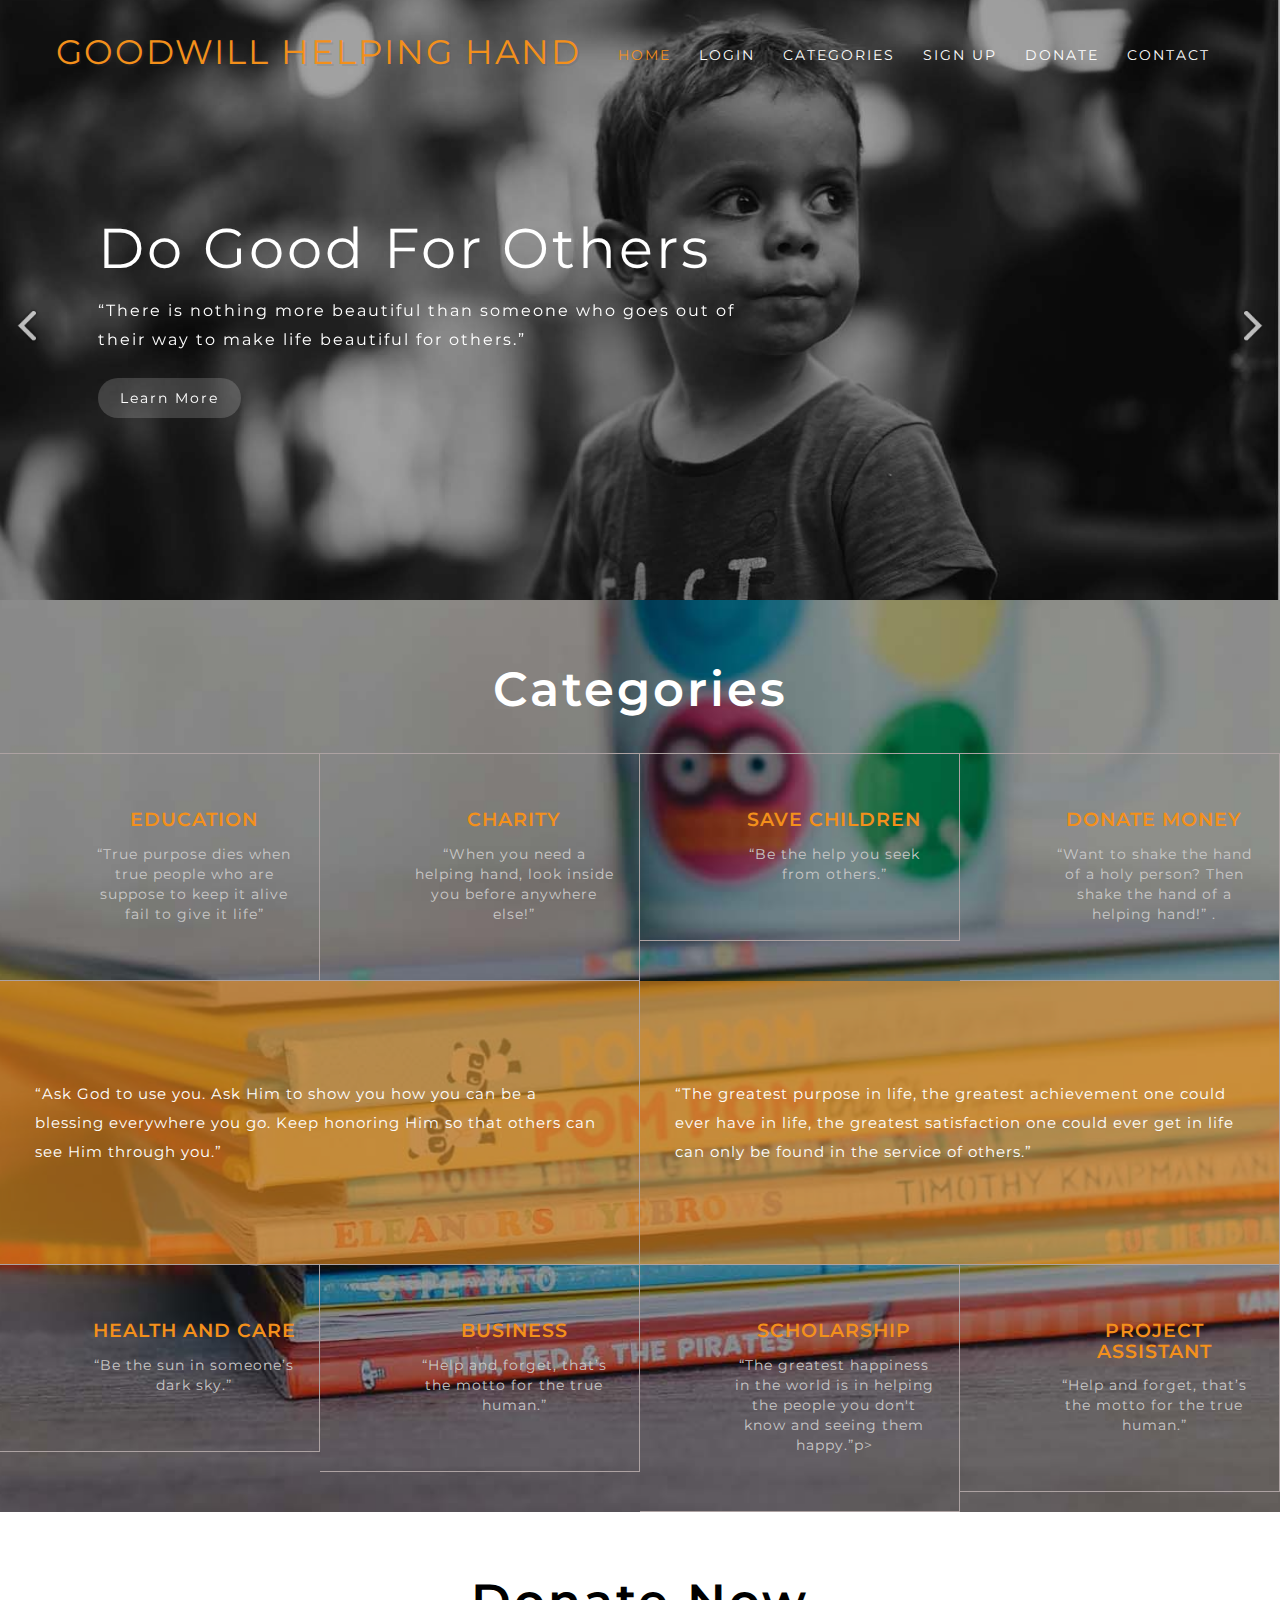
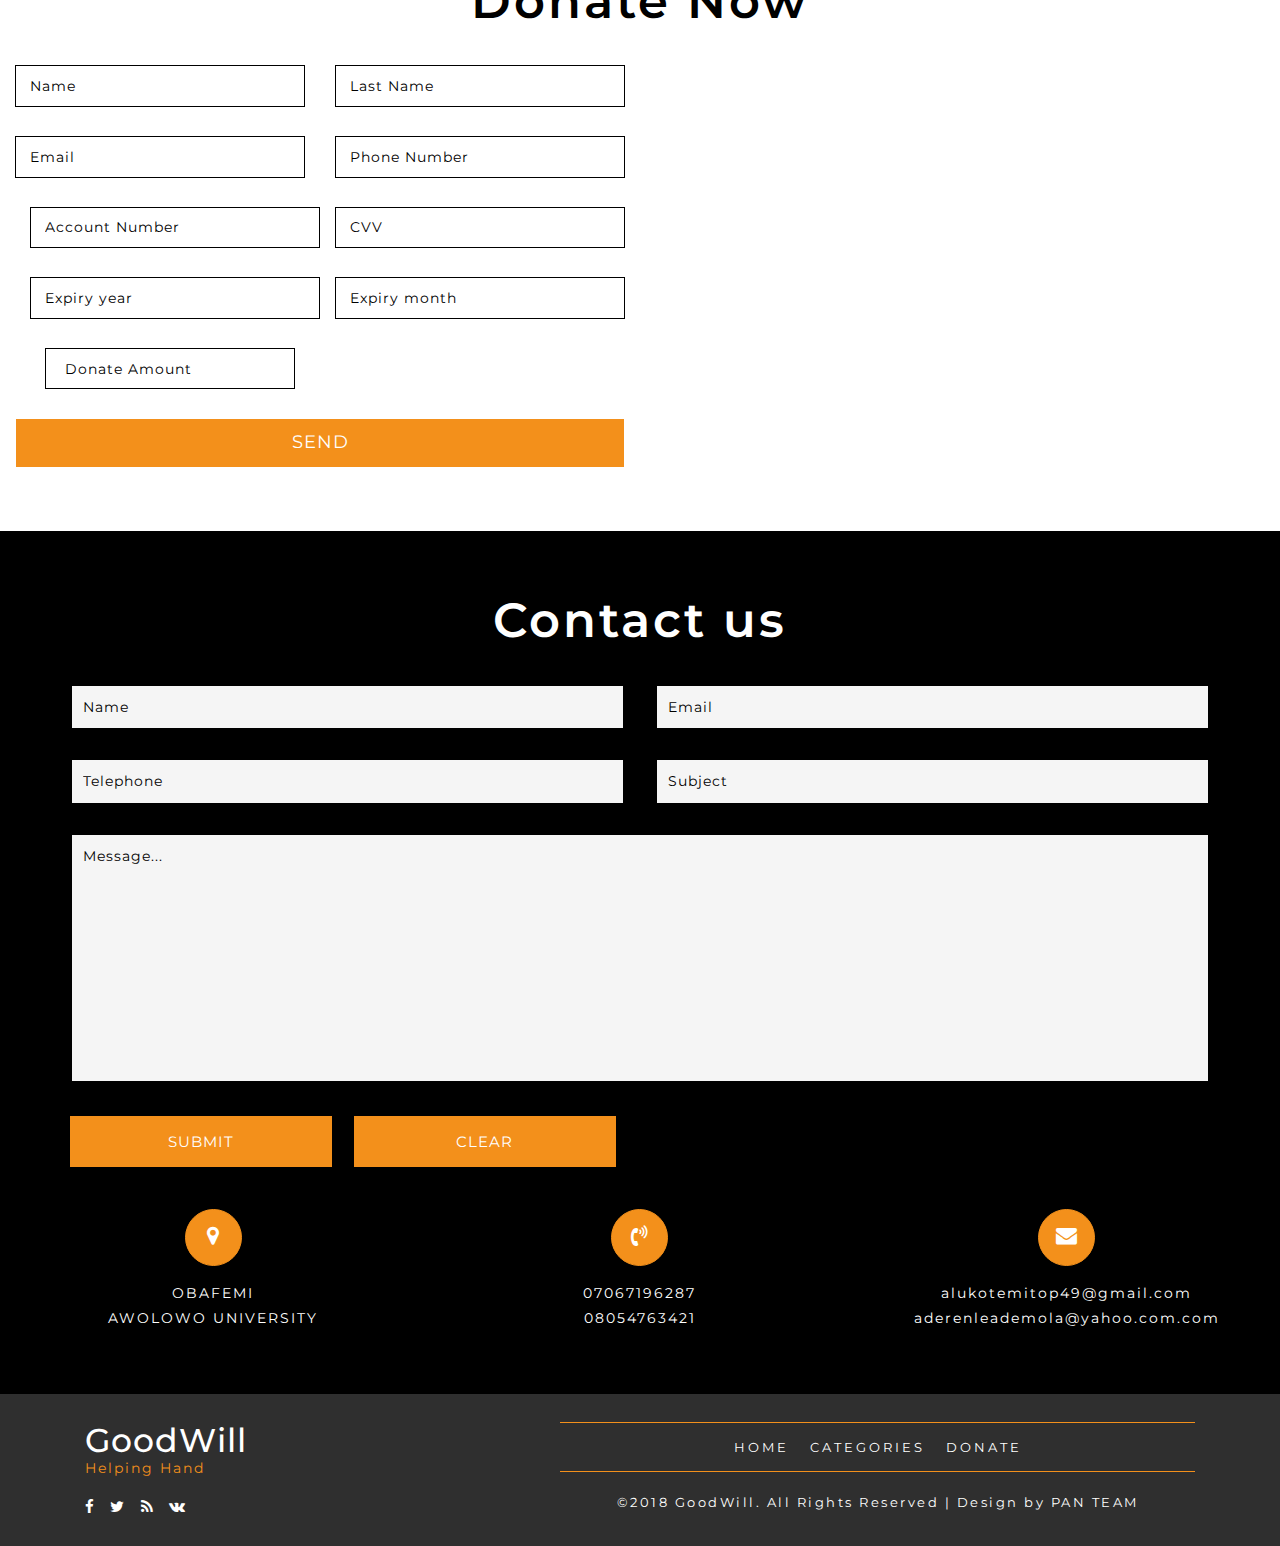
<file: index.html>
<!--A Design by PAN TEAM
   -->
<!DOCTYPE html>
<html lang="Eng">
   <head>
      <title>GoodWill helping hand</title>
      <!--meta tags -->
      <meta charset="UTF-8">
      <meta name="viewport" content="width=device-width, initial-scale=1">
      <meta name="keywords" content="GoodWill helping hand Responsive web template, Bootstrap Web Templates, Flat Web Templates, Android Compatible web template, 
         Smartphone Compatible web template, free webdesigns for Nokia, Samsung, LG, SonyEricsson, Motorola web design" />
      <script>
         addEventListener("load", function () {
         	setTimeout(hideURLbar, 0);
         }, false);
         
         function hideURLbar() {
         	window.scrollTo(0, 1);
         }
      </script>
      <!--//meta tags ends here-->
      <!--booststrap-->
      <link href="css/bootstrap.css" rel="stylesheet" type="text/css" media="all">
      <!--//booststrap end-->
      <!-- font-awesome icons -->
      <link href="css/font-awesome.css" rel="stylesheet">
      <!-- //font-awesome icons -->
      <link rel="stylesheet" href="css/owl.carousel.css" type="text/css" media="all">
      <!-- clients-->
      <!--stylesheets-->
      <link href="css/style.css" rel='stylesheet' type='text/css' media="all">
      <!--//stylesheets-->
      <link href="//fonts.googleapis.com/css?family=Montserrat:300,400,500" rel="stylesheet">
   </head>
   <body>
      <div class="header-outs" id="home" "background: url(images/d1.jpg)">
         <div class="header-w3layouts">
            <!-- Navigation -->
            <div class="header-bar">
               <nav class="navbar navbar-default">
                  <div class="navbar-header navbar-left">
                     <button type="button" class="navbar-toggle collapsed" data-toggle="collapse" data-target="#bs-example-navbar-collapse-1">
                     <span class="sr-only">Toggle navigation</span>
                     <span class="icon-bar"></span>
                     <span class="icon-bar"></span>
                     <span class="icon-bar"></span>
                     </button>
                     <h1><a class="navbar-brand" href="index.html">GoodWill Helping Hand</a></h1>
                  </div>
                  <!-- Collect the nav links, forms, and other content for toggling -->
                  <div class="collapse navbar-collapse navbar-right" id="bs-example-navbar-collapse-1">
                     <nav>
                        <ul class="nav navbar-nav">
                           <li class="active"><a href="index.html">Home</a></li>
                           <li><a href="login.html" class="scroll">Login</a></li>
                           <li><a href="#services" class="scroll">Categories</a></li>
                           <li><a href="signup.html" class="scroll">sign up</a></li>
                           <li><a href="#testimonials" class="scroll">Donate</a></li>
                           <li><a href="#contact" class="scroll">Contact</a></li>
                        </ul>
                     </nav>
                  </div>
               </nav>
            </div>
            <div class="clearfix"> </div>
         </div>
         <!-- Slideshow 4 -->
         <div class="slider">
            <div class="callbacks_container">
               <ul class="rslides" id="slider4">
                  <li>
                     <div class="slider-img">
                        <div class="container">
                           <div class="slider-info">
                              <h4> Do Good For Others</h4>
                              <p>“There is nothing more beautiful than someone who goes out of their way to make life beautiful for others.” </p>
                              <div class="outs_more-buttn">
                                 <a href="#testimonials" data-toggle="modal" data-target="#myModal">Learn More</a>
                              </div>
                           </div>
                        </div>
                     </div>
                  </li>
                  <li>
                     <div class="slider-img ">
                        <div class="container">
                           <div class="slider-info">
                              <h4>Charity help</h4>
                              <p>“Our highest deeds come from helping the lowest people.” </p>
                              <div class="outs_more-buttn">
                                 <a href="#testimonials" data-toggle="modal" data-target="#myModal">Learn More</a>
                              </div>
                           </div>
                        </div>
                     </div>
                  </li>
               </ul>
            </div>
            <div class="clearfix"> </div>
         </div>
         
      </div>
      <!-- //banner -->
      <!-- modal -->
      <div class="modal about-modal fade" id="myModal" tabindex="-1" role="dialog">
         <div class="modal-dialog" role="document">
            <div class="modal-content">
               <div class="modal-header">
                  <button type="button" class="close" data-dismiss="modal" aria-label="Close"><span aria-hidden="true">&times;</span></button>
                  <h4 class="modal-title">GoodWill</h4>
               </div>
               <div class="modal-body">
                  <div class="out-info">
                     <img src="images/b2.jpg" alt="" />
                     <p>When you reach out to those in need, do not be surprised if the essential meaning of something occurs.” 

                     </p>
                  </div>
               </div>
            </div>
         </div>
      </div>
      <!-- //modal -->
     
      <!--services-->
      <div class="services" id="services">
         <h3 class="title clr">Categories</h3>
         <div class="banner-bottom-girds ">
            <div class="col-md-3  col-sm-6 col-xs-6  its-banner-grid">
               <div class="col-md-3 left-icon-grid">
                  <span class="fa fa-book banner-icon" aria-hidden="true"></span>
               </div>
              <a href="help.html"> <div class="col-md-9 white-shadow">
                  <h4>Education</h4>
                  <p>“True purpose dies when true people who are suppose to keep it alive fail to give it life”</p>
                  <div class="clearfix"> </div>
               </div></a>
            </div>
            <div class="col-md-3  col-sm-6 col-xs-6  its-banner-grid">
               <div class="col-md-3 left-icon-grid">
                  <span class="fa fa-tint banner-icon" aria-hidden="true"></span>
               </div>
               <a href="help.html" ><div class="col-md-9 white-shadow">
                  <h4>Charity</h4>
                  <p>
                    “When you need a helping hand, look inside you before anywhere else!” 
                  </p>
                  <div class="clearfix"> </div>
               </div> </a>
            </div>
            <div class="col-md-3  col-sm-6 col-xs-6  its-banner-grid">
               <div class="col-md-3 left-icon-grid">
                  <span class="fa fa-angellist banner-icon" aria-hidden="true"></span>
               </div>
               <a href="help.html"><div class="col-md-9 white-shadow">
                  <h4>Save Children</h4>
                  <p>
“Be the help you seek from others.” 
                  </p>
                  <div class="clearfix"> </div>
               </div> </a>
            </div>
            <div class="col-md-3  col-sm-6 col-xs-6  its-banner-grid">
               <div class="col-md-3 left-icon-grid">
                  <span class="fa fa-money banner-icon" aria-hidden="true"></span>
               </div>
               <a href="help.html"><div class="col-md-9 white-shadow">
                  <h4>Donate Money</h4>
                  <p>
“Want to shake the hand of a holy person? Then shake the hand of a helping hand!” .
                  </p>
                  <div class="clearfix"> </div>
               </div></a>
            </div>
            <div class="clearfix"> </div>
         </div>
         <div class="banner-bottom-girds ">
            <div class="col-md-6 col-sm-6 col-xs-6 char-mid-grid">
               <p>“Ask God to use you. Ask Him to show you how you can be a blessing everywhere you go. Keep honoring Him so that others can see Him through you.” </p>
               <div class="clearfix"> </div>
            </div>
            <div class="col-md-6 col-sm-6 col-xs-6 char-mid-grid">
               <p>“The greatest purpose in life, the greatest achievement one could ever have in life, the greatest satisfaction one could ever get in life can only be found in the service of others.” </p>
               <div class="clearfix"> </div>
            </div>
            <div class="clearfix"> </div>
         </div>
         <div class="banner-bottom-girds ">
            <div class="col-md-3  col-sm-6 col-xs-6  its-banner-grid">
               <div class="col-md-3 left-icon-grid">
                  <span class="fa fa-check banner-icon" aria-hidden="true"></span>
               </div>
               <a href="help.html"><div class="col-md-9 white-shadow">
                  <h4>Health And Care</h4>
                  <p>
                     “Be the sun in someone’s dark sky.” 
                  </p>
                  <div class="clearfix"> </div>
               </div></a>
            </div>
            <div class="col-md-3 col-sm-6 col-xs-6  its-banner-grid">
               <div class="col-md-3 left-icon-grid">
                  <span class="fa fa-medkit banner-icon" aria-hidden="true"></span>
               </div>
               <a href="help.html"><div class="col-md-9 white-shadow">
                  <h4>Business</h4>
                  <p>“Help and forget, that’s the motto for the true human.” </p>
               </div></a>
               <div class="clearfix"> </div>
            </div>
            <div class="col-md-3  col-sm-6 col-xs-6  its-banner-grid">
               <div class="col-md-3 left-icon-grid">
                  <span class="fa fa-eye banner-icon" aria-hidden="true"></span>
               </div>
               <a href="help.html"><div class="col-md-9 white-shadow">
                  <h4>Scholarship</h4>
                  <p>“The greatest happiness in the world is in helping the people you don't know and seeing them happy.”p>
                  <div class="clearfix"> </div>
               </div></a>
            </div>
            <div class="col-md-3 col-sm-6 col-xs-6  its-banner-grid">
               <div class="col-md-3 left-icon-grid">
                  <span class="fa fa-clock-o banner-icon" aria-hidden="true"></span>
               </div>
               <a href="help.html"><div class="col-md-9 white-shadow">
                  <h4>Project Assistant</h4>
                  <p>“Help and forget, that’s the motto for the true human.”
                  </p></a>
               </div>
               <div class="clearfix"> </div>
            </div>
            <div class="clearfix"> </div>
         </div>
      </div>
      <!--//services-->
	 
      <!--testimonials-->
      <div class="testimonials" id="testimonials">
         <h3 class="title tit-clr">Donate Now</h3>
         <div class="container">
            <div class="clients-inn">
               <div class="col-md-6 clients_agile_slider">
                  <div id="owl-demo" class="owl-carousel owl-theme">
                    
                        </div>
                     </div>
                  </div>
                  <div class="clearfix"> </div>
               </div>
               <div class="col-md-6 clients_right">
                  <form action="#" method="post">
                     <div class="main">
                        <div class="col-md-6 col-sm-6 col-xs-6 form-left-to-w3l">
                           <input type="text" name="name" placeholder="Name" required="">
                           <div class="clear"></div>
                        </div>
                        <div class="col-md-6 col-sm-6 col-xs-6 form-right-to-w3ls">
                           <input type="text" name="last name" placeholder="Last Name" required="">
                           <div class="clear"></div>
                        </div>
                     </div>
                     <div class="main">
                        <div class="col-md-6 col-sm-6 col-xs-6 form-left-to-w3l">
                           <input type="email" name="email" required="" placeholder="Email">
                        </div>
                        <div class="col-md-6 col-sm-6 col-xs-6 form-right-to-w3ls ">
                           <input type="text" name="phone number" placeholder="Phone Number" required="">
                        </div>
						
						 <div class="col-md-6 col-sm-6 col-xs-6 form-right-to-w3ls ">
                           <input type="text" name="phone number" placeholder="Account Number" required="">
                        </div>
						
						 <div class="col-md-6 col-sm-6 col-xs-6 form-right-to-w3ls ">
                           <input type="text" name="phone number" placeholder="CVV" required="">
                        </div>
						
						 <div class="col-md-6 col-sm-6 col-xs-6 form-right-to-w3ls ">
                           <input type="text" name="phone number" placeholder="Expiry year" required="">
                        </div>
						
						 <div class="col-md-6 col-sm-6 col-xs-6 form-right-to-w3ls ">
                           <input type="text" name="phone number" placeholder="Expiry month" required="">
                        </div>
						
						 <div class="col-md-6 col-sm-6 col-xs-6 form-right-to-w3ls">
						 <div class="col-md-6 col-sm-6 col-xs-6 form-right-to-w3ls " id="size">
                           <input type="text" name="phone number" placeholder=" Donate Amount" required="" style="width:250px">
                        </div>
						
                     </div>
                     <div class="main">
                        
                       
                        </div>
                     </div>
                     <div class="btnn">
                        <button type="submit">Send</button><br>
                     </div>
                  </form>
               </div>
               <div class="clearfix"> </div>
            </div>
         </div>
      </div>
      <!-- //testimonials-->
      <!-- Contact-form -->
      <div class="contact" id="contact">
         <div class="container">
            <h3 class="title clr">Contact us</h3>
            <div class="w3layouts_mail_grid_right">
               <form action="#" method="post">
                  <div class="col-md-6 col-xs-6 wthree_contact_left_grid">
                     <input type="text" name="Name" placeholder="Name" required="">
                  </div>
                  <div class="col-md-6 col-xs-6 wthree_contact_left_grid">
                     <input type="email" name="Email" placeholder="Email" required="">
                  </div>
                  <div class="col-md-6 col-xs-6 wthree_contact_left_grid">
                     <input type="text" name="Telephone" placeholder="Telephone" required="">
                  </div>
                  <div class="col-md-6 col-xs-6 wthree_contact_left_grid">
                     <input type="text" name="Subject" placeholder="Subject" required="">
                  </div>
                  <div class="clearfix"> </div>
                  <textarea name="Message" placeholder="Message..." required=""></textarea>
                  <input type="submit" value="Submit">
                  <input type="reset" value="Clear">
               </form>
            </div>
         </div>
         <div class="address-below">
            <div class="contact-icons text-center">
               <div class="col-md-4 col-sm-4 col-xs-4 footer_grid_left">
                  <div class="icon_grid_left">
                     <span class="fa fa-map-marker" aria-hidden="true"></span>
                  </div>
                  <div class="address-gried">
                     <p>OBAFEMI<span>AWOLOWO UNIVERSITY</span></p>
                  </div>
                  <div class="clearfix"> </div>
               </div>
               <div class="col-md-4 col-sm-4 col-xs-4 footer_grid_left">
                  <div class="icon_grid_left">
                     <span class="fa fa-volume-control-phone" aria-hidden="true"></span>
                  </div>
                  <div class="address-gried">
                     <p>07067196287 <span>08054763421</span></p>
                  </div>
                  <div class="clearfix"> </div>
               </div>
               <div class="col-md-4 col-sm-4 col-xs-4 footer_grid_left">
                  <div class="icon_grid_left">
                     <span class="fa fa-envelope" aria-hidden="true"></span>
                  </div>
                  <div class="address-gried">
                     <p><a href="mailto:info@example.com">alukotemitop49@gmail.com</a>
                        <span><a href="mailto:info@example.com">aderenleademola@yahoo.com.com</a></span>
                     </p>
                  </div>
               </div>
               <div class="clearfix"> </div>
            </div>
         </div>
      </div>
      <!--map-->
            <!-- //map-->
      <!-- //Contact-form -->
      <!--footer-->
      <div class="footer">
         <div class="container">
            <div class="col-md-5 left-side">
               <h2><a href="index.html">GoodWill</a></h2>
               <span class="cap">Helping Hand</span>
               <div class="icons">
                  <ul>
                     <li><a href="#"><span class="fa fa-facebook"></span></a></li>
                     <li><a href="#"><span class="fa fa-twitter"></span></a></li>
                     <li><a href="#"><span class="fa fa-rss"></span></a></li>
                     <li><a href="#"><span class="fa fa-vk"></span></a></li>
                  </ul>
               </div>
            </div>
            <div class="col-md-7 right-side">
               <nav>
                  <ul class="nav-buttom">
                     <li><a class="page-scroll scroll" href="#home">Home</a></li>
                     <li><a class="page-scroll scroll" href="#services">categories</a></li>
             
                     <li><a class="page-scroll scroll" href="donate.html">Donate</a></li>
                  </ul>
               </nav>
               <div class="bottom-copy-wrt">
                  <p>&copy;2018 GoodWill. All Rights Reserved | Design by PAN TEAM</a></p>
               </div>
            </div>
         </div>
      </div>
      <!--footer-->
      <!--js working-->
      <script src='js/jquery-2.2.3.min.js'></script>
      <!-- //js  working-->
      <script src="js/responsiveslides.min.js"></script>
      <script>
         // You can also use "$(window).load(function() {"
         $(function () {
         	// Slideshow 4
         	$("#slider4").responsiveSlides({
         		auto: true,
         		pager: false,
         		nav: true,
         		speed: 900,
         		namespace: "callbacks",
         		before: function () {
         			$('.events').append("<li>before event fired.</li>");
         		},
         		after: function () {
         			$('.events').append("<li>after event fired.</li>");
         		}
         	});
         
         });
      </script>
      <!--// banner-->
      <!--client carousel -->
      <script src="js/owl.carousel.js"></script>
      <script>
         $(document).ready(function () {
         	$("#owl-demo").owlCarousel({
         		items: 1,
         		itemsDesktop: [768, 1],
         		itemsDesktopSmall: [414, 1],
         		lazyLoad: true,
         		autoPlay: true,
         		navigation: true,
         
         		navigationText: false,
         		pagination: true,
         
         	});
         
         });
      </script>
      <!-- start-smoth-scrolling -->
      <script  src="js/move-top.js"></script>
      <script  src="js/easing.js"></script>
      <script >
         jQuery(document).ready(function ($) {
         	$(".scroll").click(function (event) {
         		event.preventDefault();
         		$('html,body').animate({ scrollTop: $(this.hash).offset().top }, 1000);
         	});
         });
      </script>
      <!-- start-smoth-scrolling -->
      <!-- here stars scrolling icon -->
      <script>
         $(document).ready(function () {
         	/*
         		var defaults = {
         		containerID: 'toTop', // fading element id
         		containerHoverID: 'toTopHover', // fading element hover id
         		scrollSpeed: 1200,
         		easingType: 'linear' 
         		};
         	*/
         
         	$().UItoTop({ easingType: 'easeOutQuart' });
         
         });
      </script>
      <!-- //here ends scrolling icon -->
      <!--bootstrap working-->
      <script src="js/bootstrap.js"></script>
      <!-- //bootstrap working-->
   </body>
</html>
</file>
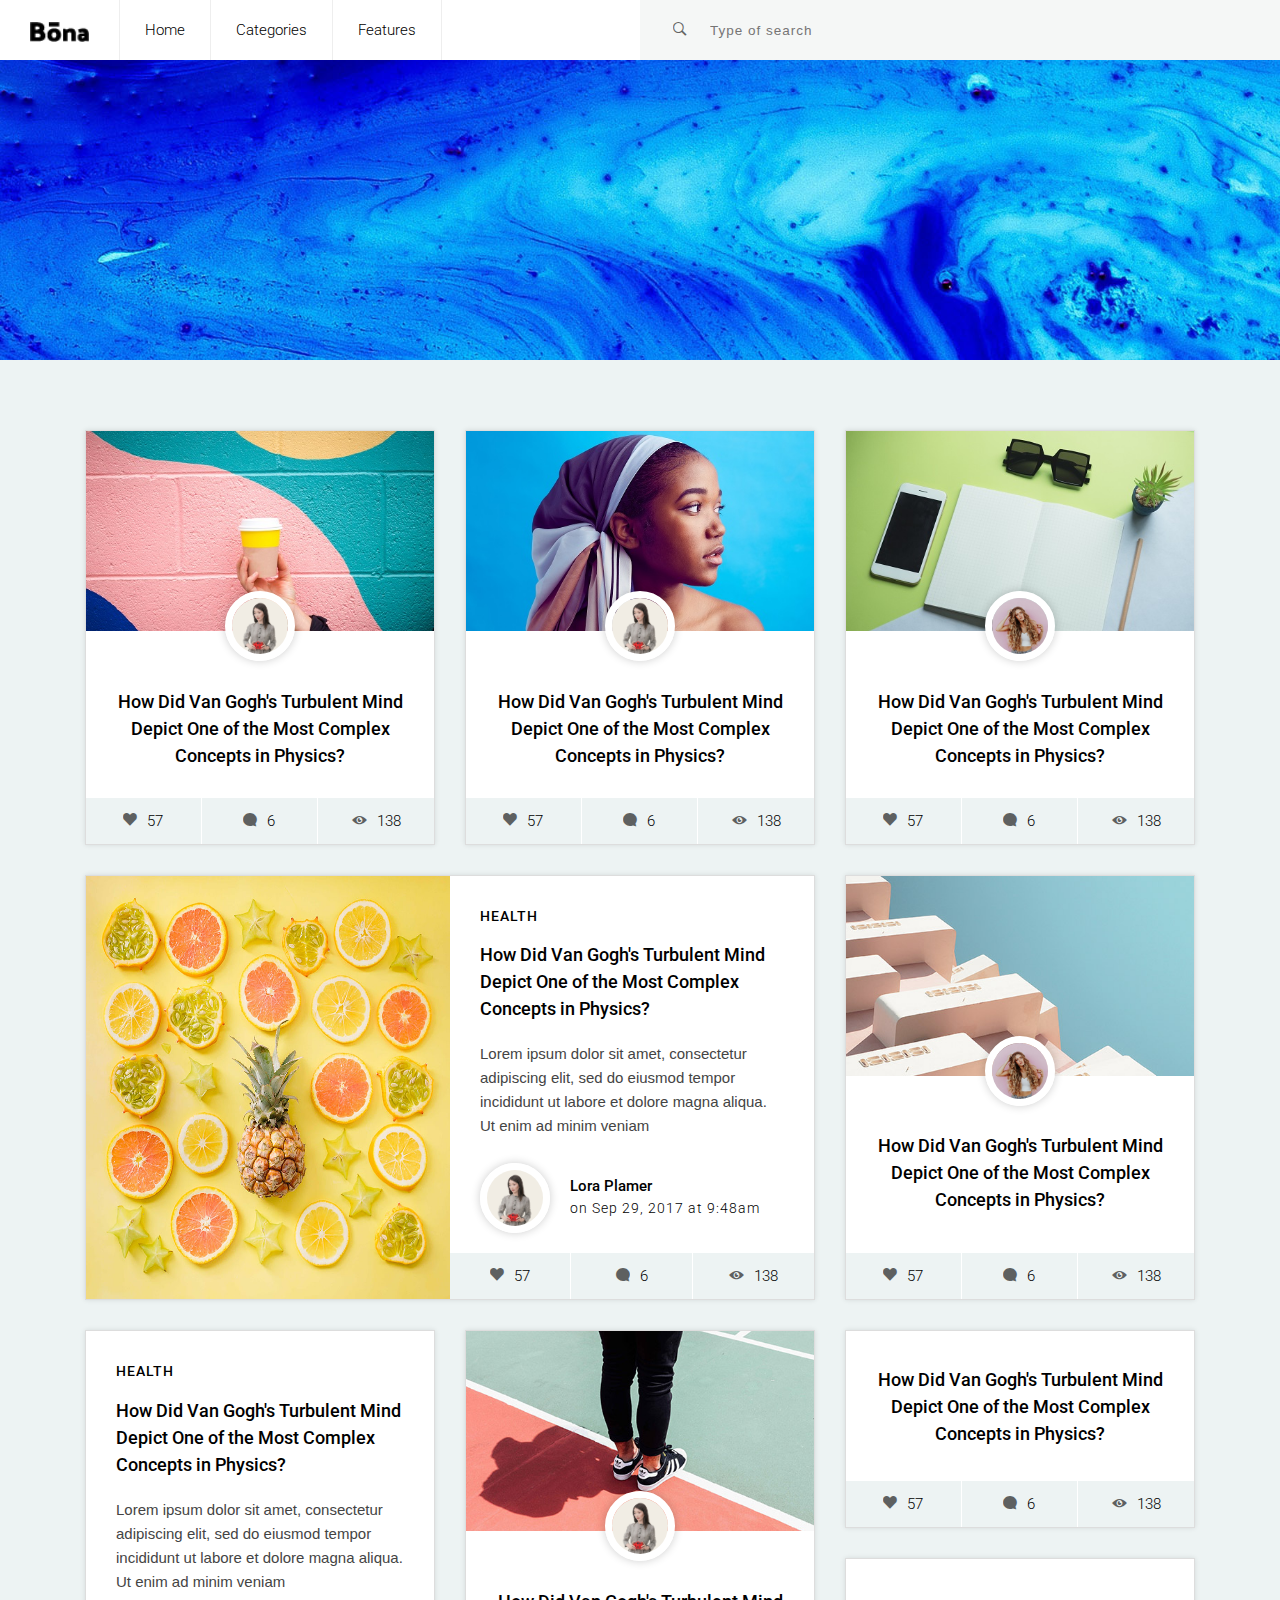
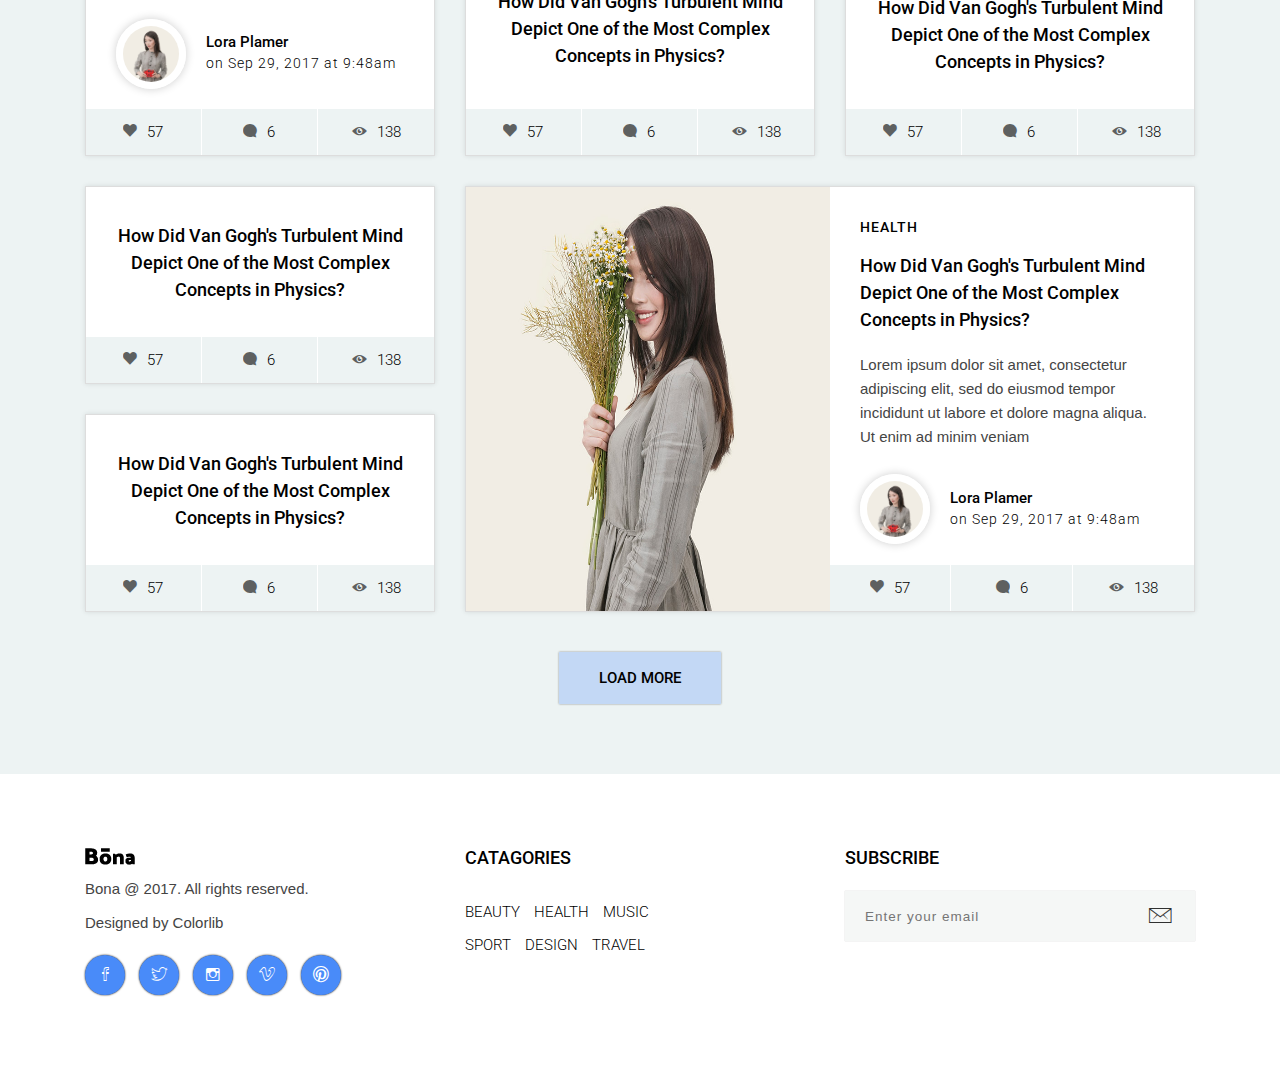
<file: public/bona/index.html>
<!DOCTYPE HTML>
<html lang="en">
<head>
	<title>TITLE</title>
	<meta http-equiv="X-UA-Compatible" content="IE=edge">
    <meta name="viewport" content="width=device-width, initial-scale=1">
	<meta charset="UTF-8">


	<!-- Font -->

	<link href="https://fonts.googleapis.com/css?family=Roboto:300,400,500" rel="stylesheet">


	<!-- Stylesheets -->

	<link href="common-css/bootstrap.css" rel="stylesheet">

	<link href="common-css/ionicons.css" rel="stylesheet">


	<link href="layout-1/css/styles.css" rel="stylesheet">

	<link href="layout-1/css/responsive.css" rel="stylesheet">

</head>
<body >

	<header>
		<div class="container-fluid position-relative no-side-padding">

			<a href="#" class="logo"><img src="images/logo.png" alt="Logo Image"></a>

			<div class="menu-nav-icon" data-nav-menu="#main-menu"><i class="ion-navicon"></i></div>

			<ul class="main-menu visible-on-click" id="main-menu">
				<li><a href="#">Home</a></li>
				<li><a href="#">Categories</a></li>
				<li><a href="#">Features</a></li>
			</ul><!-- main-menu -->

			<div class="src-area">
				<form>
					<button class="src-btn" type="submit"><i class="ion-ios-search-strong"></i></button>
					<input class="src-input" type="text" placeholder="Type of search">
				</form>
			</div>

		</div><!-- conatiner -->
	</header>

	<div class="slider"></div><!-- slider -->

	<section class="blog-area section">
		<div class="container">

			<div class="row">

				<div class="col-lg-4 col-md-6">
					<div class="card h-100">
						<div class="single-post post-style-1">

							<div class="blog-image"><img src="images/marion-michele-330691.jpg" alt="Blog Image"></div>

							<a class="avatar" href="#"><img src="images/icons8-team-355979.jpg" alt="Profile Image"></a>

							<div class="blog-info">

								<h4 class="title"><a href="#"><b>How Did Van Gogh's Turbulent Mind Depict One of the Most Complex
								Concepts in Physics?</b></a></h4>

								<ul class="post-footer">
									<li><a href="#"><i class="ion-heart"></i>57</a></li>
									<li><a href="#"><i class="ion-chatbubble"></i>6</a></li>
									<li><a href="#"><i class="ion-eye"></i>138</a></li>
								</ul>

							</div><!-- blog-info -->
						</div><!-- single-post -->
					</div><!-- card -->
				</div><!-- col-lg-4 col-md-6 -->

				<div class="col-lg-4 col-md-6">
					<div class="card h-100">
						<div class="single-post post-style-1">

							<div class="blog-image"><img src="images/audrey-jackson-260657.jpg" alt="Blog Image"></div>

							<a class="avatar" href="#"><img src="images/icons8-team-355979.jpg" alt="Profile Image"></a>

							<div class="blog-info">
								<h4 class="title"><a href="#"><b>How Did Van Gogh's Turbulent Mind Depict One of the Most Complex
									Concepts in Physics?</b></a></h4>

								<ul class="post-footer">
									<li><a href="#"><i class="ion-heart"></i>57</a></li>
									<li><a href="#"><i class="ion-chatbubble"></i>6</a></li>
									<li><a href="#"><i class="ion-eye"></i>138</a></li>
								</ul>
							</div><!-- blog-info -->

						</div><!-- single-post -->

					</div><!-- card -->
				</div><!-- col-lg-4 col-md-6 -->

				<div class="col-lg-4 col-md-6">
					<div class="card h-100">
						<div class="single-post post-style-1">

							<div class="blog-image"><img src="images/pexels-photo-370474.jpeg" alt="Blog Image"></div>

							<a class="avatar" href="#"><img src="images/averie-woodard-319832.jpg" alt="Profile Image"></a>

							<h4 class="title"><a href="#"><b>How Did Van Gogh's Turbulent Mind Depict One of the Most Complex
								Concepts in Physics?</b></a></h4>

							<ul class="post-footer">
								<li><a href="#"><i class="ion-heart"></i>57</a></li>
								<li><a href="#"><i class="ion-chatbubble"></i>6</a></li>
								<li><a href="#"><i class="ion-eye"></i>138</a></li>
							</ul>

						</div><!-- single-post -->
					</div><!-- card -->
				</div><!-- col-lg-4 col-md-6 -->

				<div class="col-lg-8 col-md-12">
					<div class="card h-100">
						<div class="single-post post-style-2">

							<div class="blog-image"><img src="images/brooke-lark-194251.jpg" alt="Blog Image"></div>

							<div class="blog-info">

								<h6 class="pre-title"><a href="#"><b>HEALTH</b></a></h6>

								<h4 class="title"><a href="#"><b>How Did Van Gogh's Turbulent Mind Depict One of the Most Complex
									Concepts in Physics?</b></a></h4>

								<p>Lorem ipsum dolor sit amet, consectetur adipiscing elit, sed do eiusmod tempor incididunt
									ut labore et dolore magna aliqua. Ut enim ad minim veniam</p>

								<div class="avatar-area">
									<a class="avatar" href="#"><img src="images/icons8-team-355979.jpg" alt="Profile Image"></a>
									<div class="right-area">
										<a class="name" href="#"><b>Lora Plamer</b></a>
										<h6 class="date" href="#">on Sep 29, 2017 at 9:48am</h6>
									</div>
								</div>

								<ul class="post-footer">
									<li><a href="#"><i class="ion-heart"></i>57</a></li>
									<li><a href="#"><i class="ion-chatbubble"></i>6</a></li>
									<li><a href="#"><i class="ion-eye"></i>138</a></li>
								</ul>

							</div><!-- blog-right -->

						</div><!-- single-post extra-blog -->

					</div><!-- card -->
				</div><!-- col-lg-8 col-md-12 -->

				<div class="col-lg-4 col-md-6">
					<div class="card h-100">
						<div class="single-post post-style-1">

							<div class="blog-image"><img src="images/dmitri-popov-326976.jpg" alt="Blog Image"></div>

							<a class="avatar" href="#"><img src="images/averie-woodard-319832.jpg" alt="Profile Image"></a>

							<h4 class="title"><a href="#"><b>How Did Van Gogh's Turbulent Mind Depict One of the Most Complex
								Concepts in Physics?</b></a></h4>

							<ul class="post-footer">
								<li><a href="#"><i class="ion-heart"></i>57</a></li>
								<li><a href="#"><i class="ion-chatbubble"></i>6</a></li>
								<li><a href="#"><i class="ion-eye"></i>138</a></li>
							</ul>

						</div><!-- single-post -->
					</div><!-- card -->
				</div><!-- col-lg-4 col-md-6 -->

				<div class="col-lg-4 col-md-6">
					<div class="card h-100">

						<div class="single-post post-style-2 post-style-3">

							<div class="blog-info">

								<h6 class="pre-title"><a href="#"><b>HEALTH</b></a></h6>

								<h4 class="title"><a href="#"><b>How Did Van Gogh's Turbulent Mind Depict One of the Most Complex
									Concepts in Physics?</b></a></h4>

								<p>Lorem ipsum dolor sit amet, consectetur adipiscing elit, sed do eiusmod tempor incididunt
									ut labore et dolore magna aliqua. Ut enim ad minim veniam</p>

								<div class="avatar-area">
									<a class="avatar" href="#"><img src="images/icons8-team-355979.jpg" alt="Profile Image"></a>
									<div class="right-area">
										<a class="name" href="#"><b>Lora Plamer</b></a>
										<h6 class="date" href="#">on Sep 29, 2017 at 9:48am</h6>
									</div>
								</div>

								<ul class="post-footer">
									<li><a href="#"><i class="ion-heart"></i>57</a></li>
									<li><a href="#"><i class="ion-chatbubble"></i>6</a></li>
									<li><a href="#"><i class="ion-eye"></i>138</a></li>
								</ul>

							</div><!-- blog-right -->

						</div><!-- single-post extra-blog -->

					</div><!-- card -->
				</div><!-- col-lg-4 col-md-6 -->

				<div class="col-lg-4 col-md-6">
					<div class="card h-100">
						<div class="single-post post-style-1">

							<div class="blog-image"><img src="images/ben-o-sullivan-382817.jpg" alt="Blog Image"></div>

							<a class="avatar" href="#"><img src="images/icons8-team-355979.jpg" alt="Profile Image"></a>

							<div class="blog-info">
								<h4 class="title"><a href="#"><b>How Did Van Gogh's Turbulent Mind Depict One of the Most Complex
									Concepts in Physics?</b></a></h4>

								<ul class="post-footer">
									<li><a href="#"><i class="ion-heart"></i>57</a></li>
									<li><a href="#"><i class="ion-chatbubble"></i>6</a></li>
									<li><a href="#"><i class="ion-eye"></i>138</a></li>
								</ul>
							</div><!-- blog-info -->

						</div><!-- single-post -->

					</div><!-- card -->
				</div><!-- col-lg-4 col-md-6 -->

				<div class="col-lg-4 col-md-6">
					<div class="card h-100">

						<div class="single-post post-style-4">

							<div class="display-table">
								<h4 class="title display-table-cell"><a href="#"><b>How Did Van Gogh's Turbulent Mind Depict One of the Most Complex
									Concepts in Physics?</b></a></h4>
							</div>

							<ul class="post-footer">
								<li><a href="#"><i class="ion-heart"></i>57</a></li>
								<li><a href="#"><i class="ion-chatbubble"></i>6</a></li>
								<li><a href="#"><i class="ion-eye"></i>138</a></li>
							</ul>

						</div><!-- single-post -->

						<div class="single-post">

							<div class="display-table">
								<h4 class="title display-table-cell"><a href="#"><b>How Did Van Gogh's Turbulent Mind Depict One of the Most Complex
									Concepts in Physics?</b></a></h4>
							</div>

							<ul class="post-footer">
								<li><a href="#"><i class="ion-heart"></i>57</a></li>
								<li><a href="#"><i class="ion-chatbubble"></i>6</a></li>
								<li><a href="#"><i class="ion-eye"></i>138</a></li>
							</ul>

						</div><!-- single-post -->

					</div><!-- card -->
				</div><!-- col-lg-4 col-md-6 -->

				<div class="col-lg-4 col-md-6">
					<div class="card h-100">

						<div class="single-post post-style-4">

							<div class="display-table">
								<h4 class="title display-table-cell"><a href="#"><b>How Did Van Gogh's Turbulent Mind Depict One of the Most Complex
									Concepts in Physics?</b></a></h4>
							</div>

							<ul class="post-footer">
								<li><a href="#"><i class="ion-heart"></i>57</a></li>
								<li><a href="#"><i class="ion-chatbubble"></i>6</a></li>
								<li><a href="#"><i class="ion-eye"></i>138</a></li>
							</ul>

						</div><!-- single-post -->

						<div class="single-post">

							<div class="display-table">
								<h4 class="title display-table-cell"><a href="#"><b>How Did Van Gogh's Turbulent Mind Depict One of the Most Complex
									Concepts in Physics?</b></a></h4>
							</div>

							<ul class="post-footer">
								<li><a href="#"><i class="ion-heart"></i>57</a></li>
								<li><a href="#"><i class="ion-chatbubble"></i>6</a></li>
								<li><a href="#"><i class="ion-eye"></i>138</a></li>
							</ul>

						</div><!-- single-post -->

					</div><!-- card -->
				</div><!-- col-lg-4 col-md-6 -->

				<div class="col-lg-8 col-md-12">
					<div class="card h-100">
						<div class="single-post post-style-2">

							<div class="blog-image"><img src="images/icons8-team-355990.jpg" alt="Blog Image"></div>

							<div class="blog-info">

								<h6 class="pre-title"><a href="#"><b>HEALTH</b></a></h6>

								<h4 class="title"><a href="#"><b>How Did Van Gogh's Turbulent Mind Depict One of the Most Complex
									Concepts in Physics?</b></a></h4>

								<p>Lorem ipsum dolor sit amet, consectetur adipiscing elit, sed do eiusmod tempor incididunt
									ut labore et dolore magna aliqua. Ut enim ad minim veniam</p>

								<div class="avatar-area">
									<a class="avatar" href="#"><img src="images/icons8-team-355979.jpg" alt="Profile Image"></a>
									<div class="right-area">
										<a class="name" href="#"><b>Lora Plamer</b></a>
										<h6 class="date" href="#">on Sep 29, 2017 at 9:48am</h6>
									</div>
								</div>

								<ul class="post-footer">
									<li><a href="#"><i class="ion-heart"></i>57</a></li>
									<li><a href="#"><i class="ion-chatbubble"></i>6</a></li>
									<li><a href="#"><i class="ion-eye"></i>138</a></li>
								</ul>

							</div><!-- blog-right -->

						</div><!-- single-post extra-blog -->

					</div><!-- card -->
				</div><!-- col-lg-8 col-md-12 -->

			</div><!-- row -->

			<a class="load-more-btn" href="#"><b>LOAD MORE</b></a>

		</div><!-- container -->
	</section><!-- section -->


	<footer>

		<div class="container">
			<div class="row">

				<div class="col-lg-4 col-md-6">
					<div class="footer-section">

						<a class="logo" href="#"><img src="images/logo.png" alt="Logo Image"></a>
						<p class="copyright">Bona @ 2017. All rights reserved.</p>
						<p class="copyright">Designed by <a href="https://colorlib.com" target="_blank">Colorlib</a></p>
						<ul class="icons">
							<li><a href="#"><i class="ion-social-facebook-outline"></i></a></li>
							<li><a href="#"><i class="ion-social-twitter-outline"></i></a></li>
							<li><a href="#"><i class="ion-social-instagram-outline"></i></a></li>
							<li><a href="#"><i class="ion-social-vimeo-outline"></i></a></li>
							<li><a href="#"><i class="ion-social-pinterest-outline"></i></a></li>
						</ul>

					</div><!-- footer-section -->
				</div><!-- col-lg-4 col-md-6 -->

				<div class="col-lg-4 col-md-6">
						<div class="footer-section">
						<h4 class="title"><b>CATAGORIES</b></h4>
						<ul>
							<li><a href="#">BEAUTY</a></li>
							<li><a href="#">HEALTH</a></li>
							<li><a href="#">MUSIC</a></li>
						</ul>
						<ul>
							<li><a href="#">SPORT</a></li>
							<li><a href="#">DESIGN</a></li>
							<li><a href="#">TRAVEL</a></li>
						</ul>
					</div><!-- footer-section -->
				</div><!-- col-lg-4 col-md-6 -->

				<div class="col-lg-4 col-md-6">
					<div class="footer-section">

						<h4 class="title"><b>SUBSCRIBE</b></h4>
						<div class="input-area">
							<form>
								<input class="email-input" type="text" placeholder="Enter your email">
								<button class="submit-btn" type="submit"><i class="icon ion-ios-email-outline"></i></button>
							</form>
						</div>

					</div><!-- footer-section -->
				</div><!-- col-lg-4 col-md-6 -->

			</div><!-- row -->
		</div><!-- container -->
	</footer>


	<!-- SCIPTS -->

	<script src="common-js/jquery-3.1.1.min.js"></script>

	<script src="common-js/tether.min.js"></script>

	<script src="common-js/bootstrap.js"></script>

	<script src="common-js/scripts.js"></script>

</body>
</html>
</file>
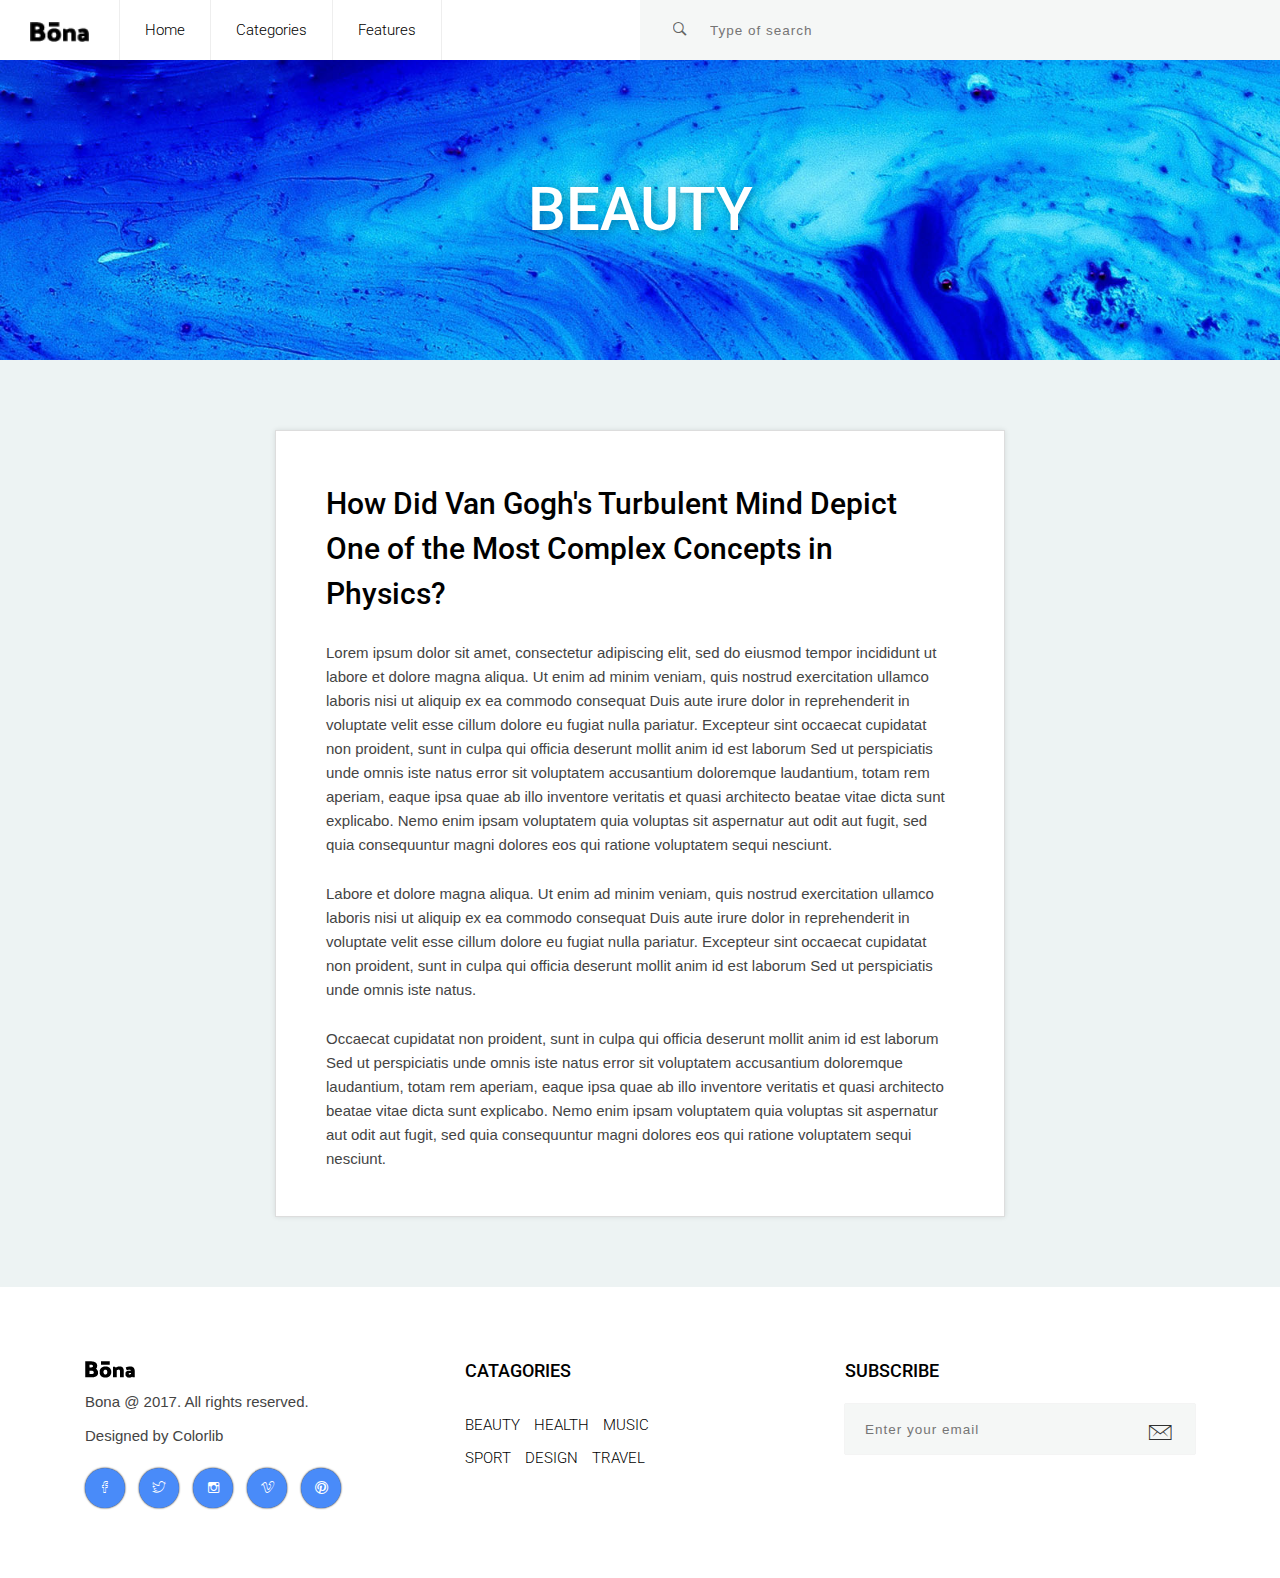
<file: public/bona/blank-static.html>
<!DOCTYPE HTML>
<html lang="en">
<head>
	<title>TITLE</title>
	<meta http-equiv="X-UA-Compatible" content="IE=edge">
    <meta name="viewport" content="width=device-width, initial-scale=1">
	<meta charset="UTF-8">


	<!-- Font -->

	<link href="https://fonts.googleapis.com/css?family=Roboto:300,400,500" rel="stylesheet">


	<!-- Stylesheets -->

	<link href="common-css/bootstrap.css" rel="stylesheet">

	<link href="common-css/ionicons.css" rel="stylesheet">


	<link href="blank-static/css/styles.css" rel="stylesheet">

	<link href="blank-static/css/responsive.css" rel="stylesheet">

</head>
<body >

	<header>
		<div class="container-fluid position-relative no-side-padding">

			<a href="#" class="logo"><img src="images/logo.png" alt="Logo Image"></a>

			<div class="menu-nav-icon" data-nav-menu="#main-menu"><i class="ion-navicon"></i></div>

			<ul class="main-menu visible-on-click" id="main-menu">
				<li><a href="#">Home</a></li>
				<li><a href="#">Categories</a></li>
				<li><a href="#">Features</a></li>
			</ul><!-- main-menu -->

			<div class="src-area">
				<form>
					<button class="src-btn" type="submit"><i class="ion-ios-search-strong"></i></button>
					<input class="src-input" type="text" placeholder="Type of search">
				</form>
			</div>

		</div><!-- conatiner -->
	</header>

	<div class="slider display-table center-text">
		<h1 class="title display-table-cell"><b>BEAUTY</b></h1>
	</div><!-- slider -->

	<section class="blog-area section">
		<div class="container">

			<div class="row">
				<div class="col-lg-2 col-md-0"></div>
				<div class="col-lg-8 col-md-12">
					<div class="post-wrapper">

						<h3 class="title"><a href="#"><b>How Did Van Gogh's Turbulent Mind Depict One of the Most Complex Concepts in Physics?</b></a></h3>

						<p class="para">Lorem ipsum dolor sit amet, consectetur adipiscing elit, sed do eiusmod tempor
							incididunt ut labore et dolore magna aliqua. Ut enim ad minim veniam,
							quis nostrud exercitation ullamco laboris nisi ut aliquip ex ea commodo consequat
							Duis aute irure dolor in reprehenderit in voluptate velit esse cillum dolore eu fugiat nulla pariatur.
							Excepteur sint occaecat cupidatat non proident,
							sunt in culpa qui officia deserunt mollit anim id est laborum
							Sed ut perspiciatis unde omnis iste natus error sit voluptatem accusantium doloremque
							laudantium, totam rem aperiam, eaque ipsa quae ab illo inventore veritatis et quasi
							architecto beatae vitae dicta sunt explicabo.
							Nemo enim ipsam voluptatem quia voluptas sit aspernatur aut odit aut fugit,
							sed quia consequuntur magni dolores eos qui ratione voluptatem sequi nesciunt.</p>

						<p class="para">Labore et dolore magna aliqua. Ut enim ad minim veniam,
							quis nostrud exercitation ullamco laboris nisi ut aliquip ex ea commodo consequat
							Duis aute irure dolor in reprehenderit in voluptate velit esse cillum dolore eu fugiat nulla pariatur.
							Excepteur sint occaecat cupidatat non proident,
							sunt in culpa qui officia deserunt mollit anim id est laborum
							Sed ut perspiciatis unde omnis iste natus.</p>

						<p class="para">Occaecat cupidatat non proident,
							sunt in culpa qui officia deserunt mollit anim id est laborum
							Sed ut perspiciatis unde omnis iste natus error sit voluptatem accusantium doloremque
							laudantium, totam rem aperiam, eaque ipsa quae ab illo inventore veritatis et quasi
							architecto beatae vitae dicta sunt explicabo.
							Nemo enim ipsam voluptatem quia voluptas sit aspernatur aut odit aut fugit,
							sed quia consequuntur magni dolores eos qui ratione voluptatem sequi nesciunt.</p>


					</div><!-- post-wrapper -->
				</div><!-- col-sm-8 col-sm-offset-2 -->
			</div><!-- row -->

		</div><!-- container -->
	</section><!-- section -->


	<footer>
		<div class="container">
			<div class="row">

				<div class="col-lg-4 col-md-6">
					<div class="footer-section">

						<a class="logo" href="#"><img src="images/logo.png" alt="Logo Image"></a>
						<p class="copyright">Bona @ 2017. All rights reserved.</p>
						<p class="copyright">Designed by <a href="https://colorlib.com" target="_blank">Colorlib</a></p>
						<ul class="icons">
							<li><a href="#"><i class="ion-social-facebook-outline"></i></a></li>
							<li><a href="#"><i class="ion-social-twitter-outline"></i></a></li>
							<li><a href="#"><i class="ion-social-instagram-outline"></i></a></li>
							<li><a href="#"><i class="ion-social-vimeo-outline"></i></a></li>
							<li><a href="#"><i class="ion-social-pinterest-outline"></i></a></li>
						</ul>

					</div><!-- footer-section -->
				</div><!-- col-lg-4 col-md-6 -->

				<div class="col-lg-4 col-md-6">
						<div class="footer-section">
						<h4 class="title"><b>CATAGORIES</b></h4>
						<ul>
							<li><a href="#">BEAUTY</a></li>
							<li><a href="#">HEALTH</a></li>
							<li><a href="#">MUSIC</a></li>
						</ul>
						<ul>
							<li><a href="#">SPORT</a></li>
							<li><a href="#">DESIGN</a></li>
							<li><a href="#">TRAVEL</a></li>
						</ul>
					</div><!-- footer-section -->
				</div><!-- col-lg-4 col-md-6 -->

				<div class="col-lg-4 col-md-6">
					<div class="footer-section">

						<h4 class="title"><b>SUBSCRIBE</b></h4>
						<div class="input-area">
							<form>
								<input class="email-input" type="text" placeholder="Enter your email">
								<button class="submit-btn" type="submit"><i class="icon ion-ios-email-outline"></i></button>
							</form>
						</div>

					</div><!-- footer-section -->
				</div><!-- col-lg-4 col-md-6 -->

			</div><!-- row -->
		</div><!-- container -->
	</footer>


	<!-- SCIPTS -->

	<script src="common-js/jquery-3.1.1.min.js"></script>

	<script src="common-js/tether.min.js"></script>

	<script src="common-js/bootstrap.js"></script>

	<script src="common-js/scripts.js"></script>

</body>
</html>
</file>
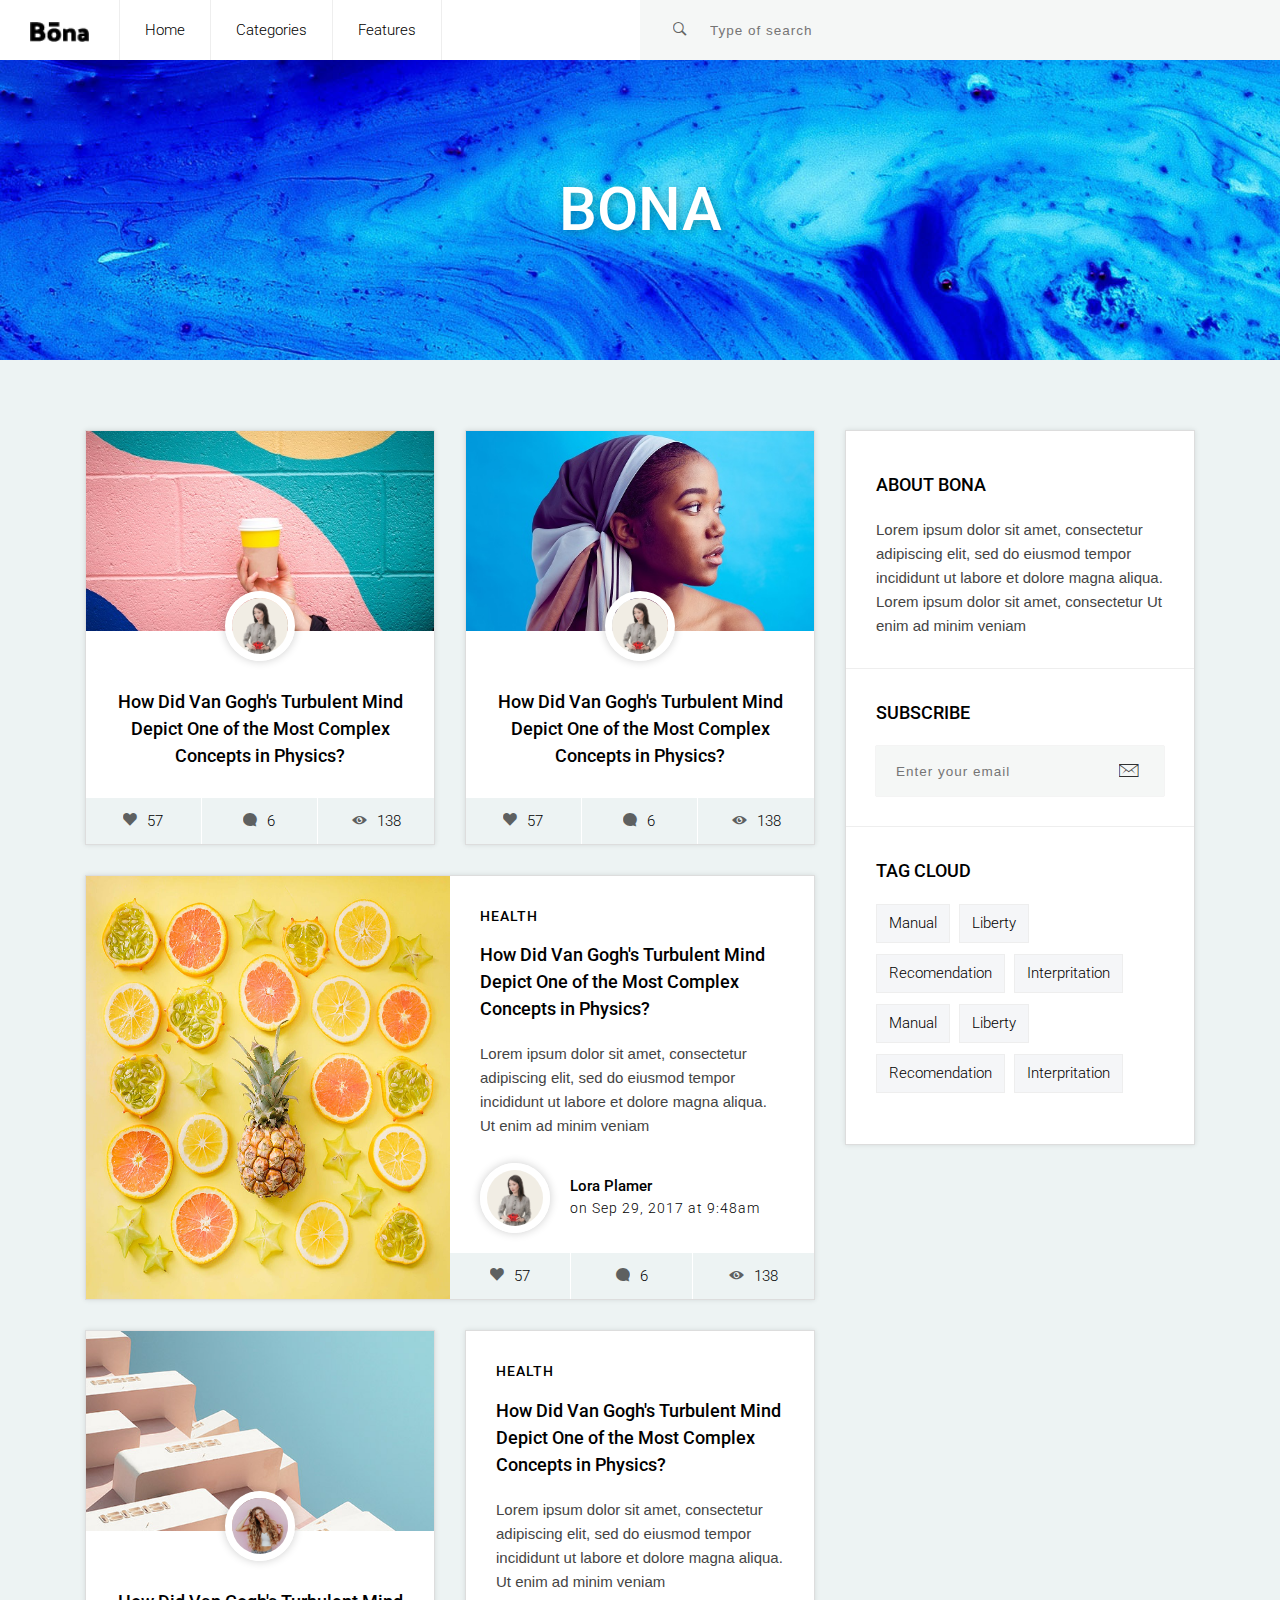
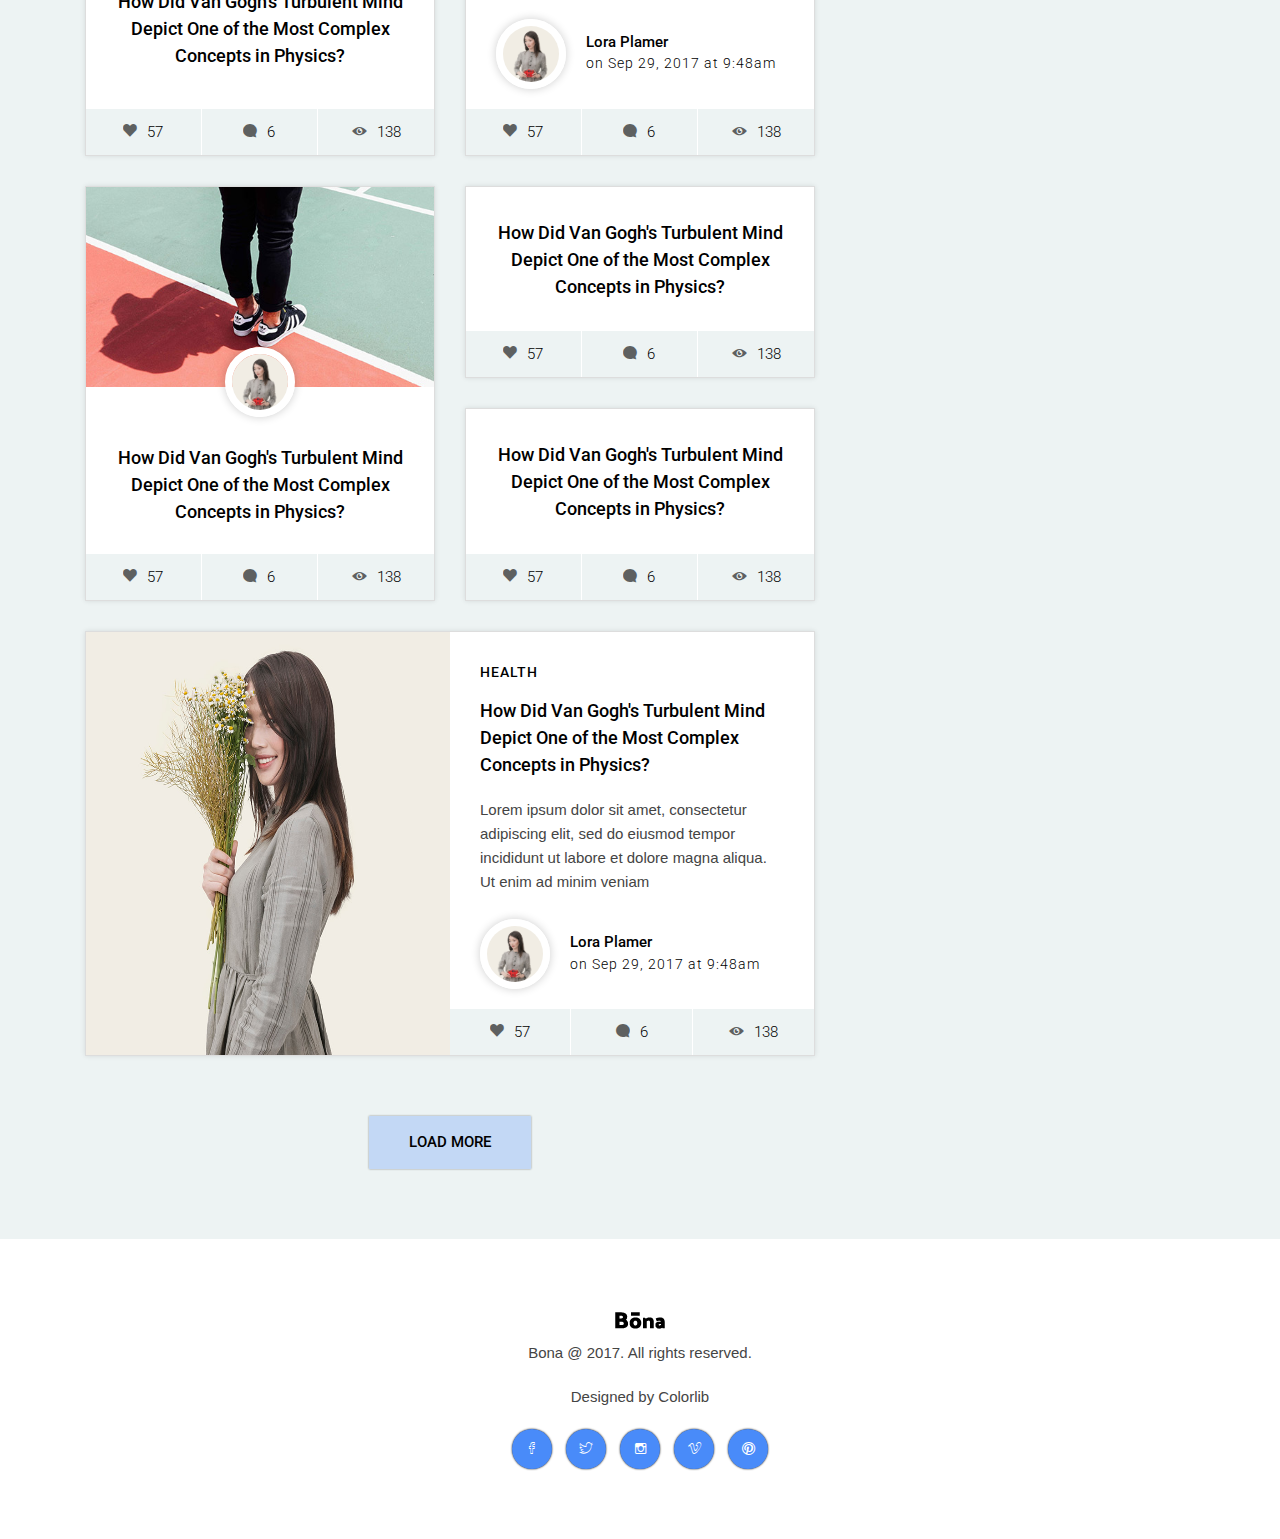
<file: public/bona/blog-sidebar.html>
<!DOCTYPE HTML>
<html lang="en">
<head>
	<title>TITLE</title>
	<meta http-equiv="X-UA-Compatible" content="IE=edge">
    <meta name="viewport" content="width=device-width, initial-scale=1">
	<meta charset="UTF-8">


	<!-- Font -->

	<link href="https://fonts.googleapis.com/css?family=Roboto:300,400,500" rel="stylesheet">


	<!-- Stylesheets -->

	<link href="common-css/bootstrap.css" rel="stylesheet">

	<link href="common-css/ionicons.css" rel="stylesheet">


	<link href="blog-sidebar/css/styles.css" rel="stylesheet">

	<link href="blog-sidebar/css/responsive.css" rel="stylesheet">

</head>
<body >

	<header>
		<div class="container-fluid position-relative no-side-padding">

			<a href="#" class="logo"><img src="images/logo.png" alt="Logo Image"></a>

			<div class="menu-nav-icon" data-nav-menu="#main-menu"><i class="ion-navicon"></i></div>

			<ul class="main-menu visible-on-click" id="main-menu">
				<li><a href="#">Home</a></li>
				<li><a href="#">Categories</a></li>
				<li><a href="#">Features</a></li>
			</ul><!-- main-menu -->

			<div class="src-area">
				<form>
					<button class="src-btn" type="submit"><i class="ion-ios-search-strong"></i></button>
					<input class="src-input" type="text" placeholder="Type of search">
				</form>
			</div>

		</div><!-- conatiner -->
	</header>

	<div class="slider display-table center-text">
		<h1 class="title display-table-cell"><b>BONA</b></h1>
	</div><!-- slider -->

	<section class="blog-area section">
		<div class="container">

			<div class="row">

				<div class="col-lg-8 col-md-12">
					<div class="row">

						<div class="col-md-6 col-sm-12">
							<div class="card h-100">
								<div class="single-post post-style-1">

									<div class="blog-image"><img src="images/marion-michele-330691.jpg" alt="Blog Image"></div>

									<a class="avatar" href="#"><img src="images/icons8-team-355979.jpg" alt="Profile Image"></a>

									<div class="blog-info">

										<h4 class="title"><a href="#"><b>How Did Van Gogh's Turbulent Mind Depict One of the Most Complex
										Concepts in Physics?</b></a></h4>

										<ul class="post-footer">
											<li><a href="#"><i class="ion-heart"></i>57</a></li>
											<li><a href="#"><i class="ion-chatbubble"></i>6</a></li>
											<li><a href="#"><i class="ion-eye"></i>138</a></li>
										</ul>

									</div><!-- blog-info -->
								</div><!-- single-post -->
							</div><!-- card -->
						</div><!-- col-md-6 col-sm-12 -->

						<div class="col-md-6 col-sm-12">
							<div class="card h-100">
								<div class="single-post post-style-1">

									<div class="blog-image"><img src="images/audrey-jackson-260657.jpg" alt="Blog Image"></div>

									<a class="avatar" href="#"><img src="images/icons8-team-355979.jpg" alt="Profile Image"></a>

									<div class="blog-info">
										<h4 class="title"><a href="#"><b>How Did Van Gogh's Turbulent Mind Depict One of the Most Complex
											Concepts in Physics?</b></a></h4>

										<ul class="post-footer">
											<li><a href="#"><i class="ion-heart"></i>57</a></li>
											<li><a href="#"><i class="ion-chatbubble"></i>6</a></li>
											<li><a href="#"><i class="ion-eye"></i>138</a></li>
										</ul>

									</div><!-- blog-info -->

								</div><!-- single-post -->

							</div><!-- card -->
						</div><!-- col-md-6 col-sm-12 -->

						<div class="col-lg-12 col-md-12">
							<div class="card h-100">
								<div class="single-post post-style-2">

									<div class="blog-image"><img src="images/brooke-lark-194251.jpg" alt="Blog Image"></div>

									<div class="blog-info">

										<h6 class="pre-title"><a href="#"><b>HEALTH</b></a></h6>

										<h4 class="title"><a href="#"><b>How Did Van Gogh's Turbulent Mind Depict One of the Most Complex
											Concepts in Physics?</b></a></h4>

										<p>Lorem ipsum dolor sit amet, consectetur adipiscing elit, sed do eiusmod tempor incididunt
											ut labore et dolore magna aliqua. Ut enim ad minim veniam</p>

										<div class="avatar-area">
											<a class="avatar" href="#"><img src="images/icons8-team-355979.jpg" alt="Profile Image"></a>
											<div class="right-area">
												<a class="name" href="#"><b>Lora Plamer</b></a>
												<h6 class="date" href="#">on Sep 29, 2017 at 9:48am</h6>
											</div>
										</div>

										<ul class="post-footer">
											<li><a href="#"><i class="ion-heart"></i>57</a></li>
											<li><a href="#"><i class="ion-chatbubble"></i>6</a></li>
											<li><a href="#"><i class="ion-eye"></i>138</a></li>
										</ul>

									</div><!-- blog-right -->

								</div><!-- single-post extra-blog -->

							</div><!-- card -->
						</div><!-- col-lg-12 col-md-12 -->

						<div class="col-md-6 col-sm-12">
							<div class="card h-100">
								<div class="single-post post-style-1">

									<div class="blog-image"><img src="images/dmitri-popov-326976.jpg" alt="Blog Image"></div>

									<a class="avatar" href="#"><img src="images/averie-woodard-319832.jpg" alt="Profile Image"></a>

									<h4 class="title"><a href="#"><b>How Did Van Gogh's Turbulent Mind Depict One of the Most Complex
										Concepts in Physics?</b></a></h4>

									<ul class="post-footer">
										<li><a href="#"><i class="ion-heart"></i>57</a></li>
										<li><a href="#"><i class="ion-chatbubble"></i>6</a></li>
										<li><a href="#"><i class="ion-eye"></i>138</a></li>
									</ul>

								</div><!-- single-post -->
							</div><!-- card -->
						</div><!-- col-md-6 col-sm-12 -->

						<div class="col-md-6 col-sm-12">
							<div class="card h-100">

								<div class="single-post post-style-2 post-style-3">

									<div class="blog-info">

										<h6 class="pre-title"><a href="#"><b>HEALTH</b></a></h6>

										<h4 class="title"><a href="#"><b>How Did Van Gogh's Turbulent Mind Depict One of the Most Complex
											Concepts in Physics?</b></a></h4>

										<p>Lorem ipsum dolor sit amet, consectetur adipiscing elit, sed do eiusmod tempor incididunt
											ut labore et dolore magna aliqua. Ut enim ad minim veniam</p>

										<div class="avatar-area">
											<a class="avatar" href="#"><img src="images/icons8-team-355979.jpg" alt="Profile Image"></a>
											<div class="right-area">
												<a class="name" href="#"><b>Lora Plamer</b></a>
												<h6 class="date" href="#">on Sep 29, 2017 at 9:48am</h6>
											</div>
										</div>

										<ul class="post-footer">
											<li><a href="#"><i class="ion-heart"></i>57</a></li>
											<li><a href="#"><i class="ion-chatbubble"></i>6</a></li>
											<li><a href="#"><i class="ion-eye"></i>138</a></li>
										</ul>

									</div><!-- blog-right -->

								</div><!-- single-post extra-blog -->

							</div><!-- card -->
						</div><!-- col-md-6 col-sm-12 -->

						<div class="col-md-6 col-sm-12">
							<div class="card h-100">
								<div class="single-post post-style-1">

									<div class="blog-image"><img src="images/ben-o-sullivan-382817.jpg" alt="Blog Image"></div>

									<a class="avatar" href="#"><img src="images/icons8-team-355979.jpg" alt="Profile Image"></a>

									<div class="blog-info">
										<h4 class="title"><a href="#"><b>How Did Van Gogh's Turbulent Mind Depict One of the Most Complex
											Concepts in Physics?</b></a></h4>

										<ul class="post-footer">
											<li><a href="#"><i class="ion-heart"></i>57</a></li>
											<li><a href="#"><i class="ion-chatbubble"></i>6</a></li>
											<li><a href="#"><i class="ion-eye"></i>138</a></li>
										</ul>
									</div><!-- blog-info -->

								</div><!-- single-post -->

							</div><!-- card -->
						</div><!-- col-lg-6 col-md-12 -->

						<div class="col-md-6 col-sm-12">
							<div class="card h-100">

								<div class="single-post post-style-4">

									<div class="display-table">
										<h4 class="title display-table-cell"><a href="#"><b>How Did Van Gogh's Turbulent Mind Depict One of the Most Complex
											Concepts in Physics?</b></a></h4>
									</div>

									<ul class="post-footer">
										<li><a href="#"><i class="ion-heart"></i>57</a></li>
										<li><a href="#"><i class="ion-chatbubble"></i>6</a></li>
										<li><a href="#"><i class="ion-eye"></i>138</a></li>
									</ul>

								</div><!-- single-post -->

								<div class="single-post">

									<div class="display-table">
										<h4 class="title display-table-cell"><a href="#"><b>How Did Van Gogh's Turbulent Mind Depict One of the Most Complex
											Concepts in Physics?</b></a></h4>
									</div>

									<ul class="post-footer">
										<li><a href="#"><i class="ion-heart"></i>57</a></li>
										<li><a href="#"><i class="ion-chatbubble"></i>6</a></li>
										<li><a href="#"><i class="ion-eye"></i>138</a></li>
									</ul>

								</div><!-- single-post -->

							</div><!-- card -->
						</div><!-- col-md-6 col-sm-12 -->

						<div class="col-lg-12 col-md-12">
							<div class="card h-100">
								<div class="single-post post-style-2">

									<div class="blog-image"><img src="images/icons8-team-355990.jpg" alt="Blog Image"></div>

									<div class="blog-info">

										<h6 class="pre-title"><a href="#"><b>HEALTH</b></a></h6>

										<h4 class="title"><a href="#"><b>How Did Van Gogh's Turbulent Mind Depict One of the Most Complex
											Concepts in Physics?</b></a></h4>

										<p>Lorem ipsum dolor sit amet, consectetur adipiscing elit, sed do eiusmod tempor incididunt
											ut labore et dolore magna aliqua. Ut enim ad minim veniam</p>

										<div class="avatar-area">
											<a class="avatar" href="#"><img src="images/icons8-team-355979.jpg" alt="Profile Image"></a>
											<div class="right-area">
												<a class="name" href="#"><b>Lora Plamer</b></a>
												<h6 class="date" href="#">on Sep 29, 2017 at 9:48am</h6>
											</div>
										</div>

										<ul class="post-footer">
											<li><a href="#"><i class="ion-heart"></i>57</a></li>
											<li><a href="#"><i class="ion-chatbubble"></i>6</a></li>
											<li><a href="#"><i class="ion-eye"></i>138</a></li>
										</ul>

									</div><!-- blog-right -->

								</div><!-- single-post extra-blog -->

							</div><!-- card -->
						</div><!-- col-lg-12 col-md-12 -->

					</div><!-- row -->

					<a class="load-more-btn" href="#"><b>LOAD MORE</b></a>

				</div><!-- col-lg-8 col-md-12 -->

				<div class="col-lg-4 col-md-12 ">

					<div class="single-post info-area ">

						<div class="about-area">
							<h4 class="title"><b>ABOUT BONA</b></h4>
							<p>Lorem ipsum dolor sit amet, consectetur adipiscing elit, sed do eiusmod tempor incididunt
								ut labore et dolore magna aliqua. Lorem ipsum dolor sit amet, consectetur
								Ut enim ad minim veniam</p>
						</div>

						<div class="subscribe-area">

							<h4 class="title"><b>SUBSCRIBE</b></h4>
							<div class="input-area">
								<form>
									<input class="email-input" type="text" placeholder="Enter your email">
									<button class="submit-btn" type="submit"><i class="ion-ios-email-outline"></i></button>
								</form>
							</div>

						</div><!-- subscribe-area -->

						<div class="tag-area">

							<h4 class="title"><b>TAG CLOUD</b></h4>
							<ul>
								<li><a href="#">Manual</a></li>
								<li><a href="#">Liberty</a></li>
								<li><a href="#">Recomendation</a></li>
								<li><a href="#">Interpritation</a></li>
								<li><a href="#">Manual</a></li>
								<li><a href="#">Liberty</a></li>
								<li><a href="#">Recomendation</a></li>
								<li><a href="#">Interpritation</a></li>
							</ul>

						</div><!-- subscribe-area -->

					</div><!-- info-area -->

				</div><!-- col-lg-4 col-md-12 -->

			</div><!-- row -->

		</div><!-- container -->
	</section><!-- section -->


	<footer>
		<div class="container">
			<div class="row">

				<div class="col-md-12">
					<div class="footer-section">

						<a class="logo" href="#"><img src="images/logo.png" alt="Logo Image"></a>
						<p class="copyright">Bona @ 2017. All rights reserved.</p>
						<p class="copyright">Designed by <a href="https://colorlib.com" target="_blank">Colorlib</a></p>
						<ul class="icons">
							<li><a href="#"><i class="ion-social-facebook-outline"></i></a></li>
							<li><a href="#"><i class="ion-social-twitter-outline"></i></a></li>
							<li><a href="#"><i class="ion-social-instagram-outline"></i></a></li>
							<li><a href="#"><i class="ion-social-vimeo-outline"></i></a></li>
							<li><a href="#"><i class="ion-social-pinterest-outline"></i></a></li>
						</ul>

					</div><!-- footer-section -->
				</div><!-- col-md-12 -->

			</div><!-- row -->
		</div><!-- container -->
	</footer>


	<!-- SCIPTS -->

	<script src="common-js/jquery-3.1.1.min.js"></script>

	<script src="common-js/tether.min.js"></script>

	<script src="common-js/bootstrap.js"></script>

	<script src="common-js/scripts.js"></script>

</body>
</html>
</file>
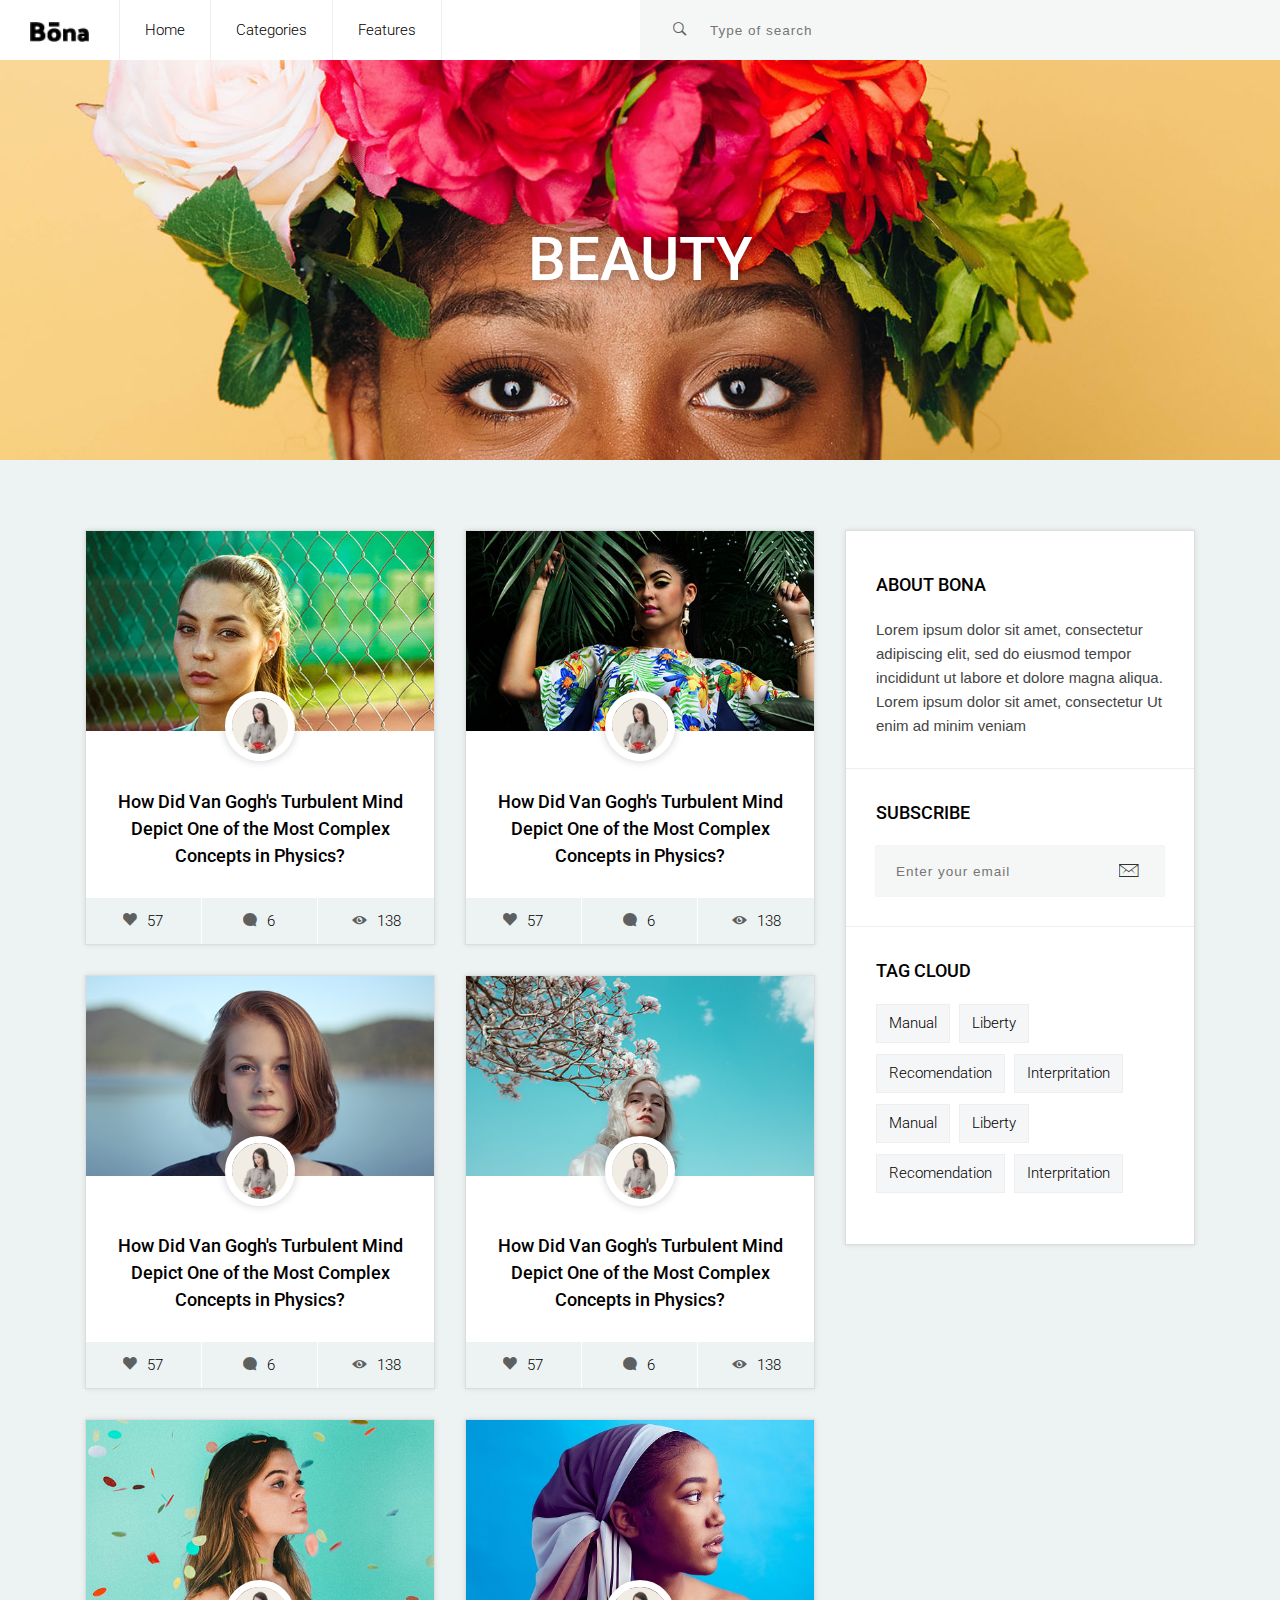
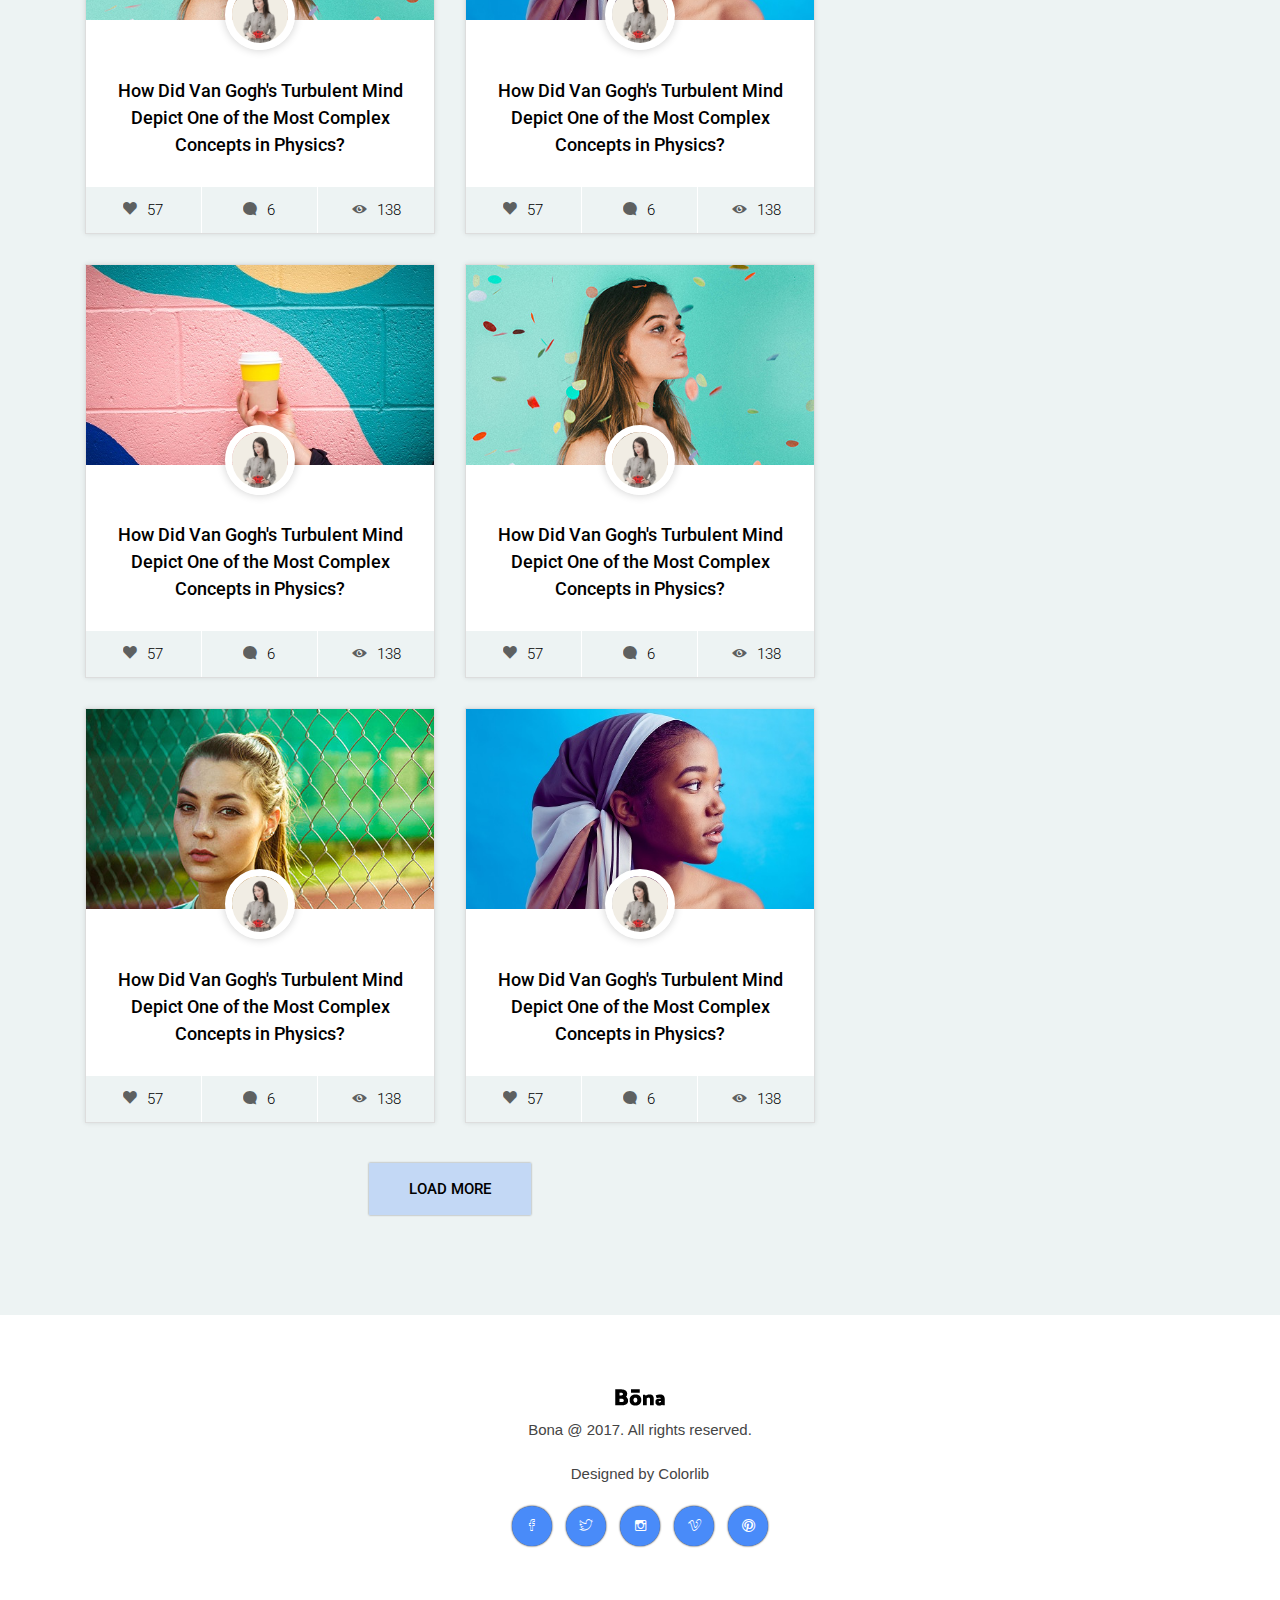
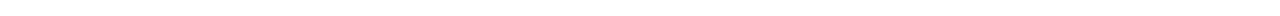
<file: public/bona/category-sidebar.html>
<!DOCTYPE HTML>
<html lang="en">
<head>
	<title>TITLE</title>
	<meta http-equiv="X-UA-Compatible" content="IE=edge">
    <meta name="viewport" content="width=device-width, initial-scale=1">
	<meta charset="UTF-8">


	<!-- Font -->

	<link href="https://fonts.googleapis.com/css?family=Roboto:300,400,500" rel="stylesheet">


	<!-- Stylesheets -->

	<link href="common-css/bootstrap.css" rel="stylesheet">

	<link href="common-css/ionicons.css" rel="stylesheet">


	<link href="category-sidebar/css/styles.css" rel="stylesheet">

	<link href="category-sidebar/css/responsive.css" rel="stylesheet">

</head>
<body >

	<header>
		<div class="container-fluid position-relative no-side-padding">

			<a href="#" class="logo"><img src="images/logo.png" alt="Logo Image"></a>

			<div class="menu-nav-icon" data-nav-menu="#main-menu"><i class="ion-navicon"></i></div>

			<ul class="main-menu visible-on-click" id="main-menu">
				<li><a href="#">Home</a></li>
				<li><a href="#">Categories</a></li>
				<li><a href="#">Features</a></li>
			</ul><!-- main-menu -->

			<div class="src-area">
				<form>
					<button class="src-btn" type="submit"><i class="ion-ios-search-strong"></i></button>
					<input class="src-input" type="text" placeholder="Type of search">
				</form>
			</div>

		</div><!-- conatiner -->
	</header>

	<div class="slider display-table center-text">
		<h1 class="title display-table-cell"><b>BEAUTY</b></h1>
	</div><!-- slider -->

	<section class="blog-area section">
		<div class="container">

			<div class="row">

				<div class="col-lg-8 col-md-12">
					<div class="row">

						<div class="col-md-6 col-sm-12">
							<div class="card h-100">
								<div class="single-post post-style-1">

									<div class="blog-image"><img src="images/alex-lambley-205711.jpg" alt="Blog Image"></div>

									<a class="avatar" href="#"><img src="images/icons8-team-355979.jpg" alt="Profile Image"></a>

									<div class="blog-info">

										<h4 class="title"><a href="#"><b>How Did Van Gogh's Turbulent Mind Depict One of the Most Complex
										Concepts in Physics?</b></a></h4>

										<ul class="post-footer">
											<li><a href="#"><i class="ion-heart"></i>57</a></li>
											<li><a href="#"><i class="ion-chatbubble"></i>6</a></li>
											<li><a href="#"><i class="ion-eye"></i>138</a></li>
										</ul>

									</div><!-- blog-info -->
								</div><!-- single-post -->
							</div><!-- card -->
						</div><!-- col-md-6 col-sm-12 -->

						<div class="col-md-6 col-sm-12">
							<div class="card h-100">
								<div class="single-post post-style-1">

									<div class="blog-image"><img src="images/caroline-veronez-165944.jpg" alt="Blog Image"></div>

									<a class="avatar" href="#"><img src="images/icons8-team-355979.jpg" alt="Profile Image"></a>

									<div class="blog-info">
										<h4 class="title"><a href="#"><b>How Did Van Gogh's Turbulent Mind Depict One of the Most Complex
											Concepts in Physics?</b></a></h4>

										<ul class="post-footer">
											<li><a href="#"><i class="ion-heart"></i>57</a></li>
											<li><a href="#"><i class="ion-chatbubble"></i>6</a></li>
											<li><a href="#"><i class="ion-eye"></i>138</a></li>
										</ul>
									</div><!-- blog-info -->

								</div><!-- single-post -->

							</div><!-- card -->
						</div><!-- col-md-6 col-sm-12 -->

						<div class="col-md-6 col-sm-12">
							<div class="card h-100">
								<div class="single-post post-style-1">

									<div class="blog-image"><img src="images/christopher-campbell-28567.jpg" alt="Blog Image"></div>

									<a class="avatar" href="#"><img src="images/icons8-team-355979.jpg" alt="Profile Image"></a>

									<div class="blog-info">

										<h4 class="title"><a href="#"><b>How Did Van Gogh's Turbulent Mind Depict One of the Most Complex
										Concepts in Physics?</b></a></h4>

										<ul class="post-footer">
											<li><a href="#"><i class="ion-heart"></i>57</a></li>
											<li><a href="#"><i class="ion-chatbubble"></i>6</a></li>
											<li><a href="#"><i class="ion-eye"></i>138</a></li>
										</ul>

									</div><!-- blog-info -->
								</div><!-- single-post -->
							</div><!-- card -->
						</div><!-- col-md-6 col-sm-12 -->

						<div class="col-md-6 col-sm-12">
							<div class="card h-100">
								<div class="single-post post-style-1">

									<div class="blog-image"><img src="images/sarah-diniz-outeiro-407602.jpg" alt="Blog Image"></div>

									<a class="avatar" href="#"><img src="images/icons8-team-355979.jpg" alt="Profile Image"></a>

									<div class="blog-info">
										<h4 class="title"><a href="#"><b>How Did Van Gogh's Turbulent Mind Depict One of the Most Complex
											Concepts in Physics?</b></a></h4>

										<ul class="post-footer">
											<li><a href="#"><i class="ion-heart"></i>57</a></li>
											<li><a href="#"><i class="ion-chatbubble"></i>6</a></li>
											<li><a href="#"><i class="ion-eye"></i>138</a></li>
										</ul>
									</div><!-- blog-info -->

								</div><!-- single-post -->

							</div><!-- card -->
						</div><!-- col-md-6 col-sm-12 -->

						<div class="col-md-6 col-sm-12">
							<div class="card h-100">
								<div class="single-post post-style-1">

									<div class="blog-image"><img src="images/noah-buscher-400915.jpg" alt="Blog Image"></div>

									<a class="avatar" href="#"><img src="images/icons8-team-355979.jpg" alt="Profile Image"></a>

									<div class="blog-info">

										<h4 class="title"><a href="#"><b>How Did Van Gogh's Turbulent Mind Depict One of the Most Complex
										Concepts in Physics?</b></a></h4>

										<ul class="post-footer">
											<li><a href="#"><i class="ion-heart"></i>57</a></li>
											<li><a href="#"><i class="ion-chatbubble"></i>6</a></li>
											<li><a href="#"><i class="ion-eye"></i>138</a></li>
										</ul>

									</div><!-- blog-info -->
								</div><!-- single-post -->
							</div><!-- card -->
						</div><!-- col-md-6 col-sm-12 -->

						<div class="col-md-6 col-sm-12">
							<div class="card h-100">
								<div class="single-post post-style-1">

									<div class="blog-image"><img src="images/audrey-jackson-260657.jpg" alt="Blog Image"></div>

									<a class="avatar" href="#"><img src="images/icons8-team-355979.jpg" alt="Profile Image"></a>

									<div class="blog-info">
										<h4 class="title"><a href="#"><b>How Did Van Gogh's Turbulent Mind Depict One of the Most Complex
											Concepts in Physics?</b></a></h4>

										<ul class="post-footer">
											<li><a href="#"><i class="ion-heart"></i>57</a></li>
											<li><a href="#"><i class="ion-chatbubble"></i>6</a></li>
											<li><a href="#"><i class="ion-eye"></i>138</a></li>
										</ul>
									</div><!-- blog-info -->

								</div><!-- single-post -->

							</div><!-- card -->
						</div><!-- col-md-6 col-sm-12 -->

						<div class="col-md-6 col-sm-12">
							<div class="card h-100">
								<div class="single-post post-style-1">

									<div class="blog-image"><img src="images/marion-michele-330691.jpg" alt="Blog Image"></div>

									<a class="avatar" href="#"><img src="images/icons8-team-355979.jpg" alt="Profile Image"></a>

									<div class="blog-info">

										<h4 class="title"><a href="#"><b>How Did Van Gogh's Turbulent Mind Depict One of the Most Complex
										Concepts in Physics?</b></a></h4>

										<ul class="post-footer">
											<li><a href="#"><i class="ion-heart"></i>57</a></li>
											<li><a href="#"><i class="ion-chatbubble"></i>6</a></li>
											<li><a href="#"><i class="ion-eye"></i>138</a></li>
										</ul>

									</div><!-- blog-info -->
								</div><!-- single-post -->
							</div><!-- card -->
						</div><!-- col-md-6 col-sm-12 -->

						<div class="col-md-6 col-sm-12">
							<div class="card h-100">
								<div class="single-post post-style-1">

									<div class="blog-image"><img src="images/noah-buscher-400915.jpg" alt="Blog Image"></div>

									<a class="avatar" href="#"><img src="images/icons8-team-355979.jpg" alt="Profile Image"></a>

									<div class="blog-info">
										<h4 class="title"><a href="#"><b>How Did Van Gogh's Turbulent Mind Depict One of the Most Complex
											Concepts in Physics?</b></a></h4>

										<ul class="post-footer">
											<li><a href="#"><i class="ion-heart"></i>57</a></li>
											<li><a href="#"><i class="ion-chatbubble"></i>6</a></li>
											<li><a href="#"><i class="ion-eye"></i>138</a></li>
										</ul>
									</div><!-- blog-info -->

								</div><!-- single-post -->

							</div><!-- card -->
						</div><!-- col-md-6 col-sm-12 -->

						<div class="col-md-6 col-sm-12">
							<div class="card h-100">
								<div class="single-post post-style-1">

									<div class="blog-image"><img src="images/alex-lambley-205711.jpg" alt="Blog Image"></div>

									<a class="avatar" href="#"><img src="images/icons8-team-355979.jpg" alt="Profile Image"></a>

									<div class="blog-info">

										<h4 class="title"><a href="#"><b>How Did Van Gogh's Turbulent Mind Depict One of the Most Complex
										Concepts in Physics?</b></a></h4>

										<ul class="post-footer">
											<li><a href="#"><i class="ion-heart"></i>57</a></li>
											<li><a href="#"><i class="ion-chatbubble"></i>6</a></li>
											<li><a href="#"><i class="ion-eye"></i>138</a></li>
										</ul>

									</div><!-- blog-info -->
								</div><!-- single-post -->
							</div><!-- card -->
						</div><!-- col-md-6 col-sm-12 -->

						<div class="col-md-6 col-sm-12">
							<div class="card h-100">
								<div class="single-post post-style-1">

									<div class="blog-image"><img src="images/audrey-jackson-260657.jpg" alt="Blog Image"></div>

									<a class="avatar" href="#"><img src="images/icons8-team-355979.jpg" alt="Profile Image"></a>

									<div class="blog-info">
										<h4 class="title"><a href="#"><b>How Did Van Gogh's Turbulent Mind Depict One of the Most Complex
											Concepts in Physics?</b></a></h4>

										<ul class="post-footer">
											<li><a href="#"><i class="ion-heart"></i>57</a></li>
											<li><a href="#"><i class="ion-chatbubble"></i>6</a></li>
											<li><a href="#"><i class="ion-eye"></i>138</a></li>
										</ul>
									</div><!-- blog-info -->

								</div><!-- single-post -->

							</div><!-- card -->
						</div><!-- col-md-6 col-sm-12 -->

					</div><!-- row -->

					<a class="load-more-btn" href="#"><b>LOAD MORE</b></a>

				</div><!-- col-lg-8 col-md-12 -->

				<div class="col-lg-4 col-md-12 ">

					<div class="single-post info-area ">

						<div class="about-area">
							<h4 class="title"><b>ABOUT BONA</b></h4>
							<p>Lorem ipsum dolor sit amet, consectetur adipiscing elit, sed do eiusmod tempor incididunt
								ut labore et dolore magna aliqua. Lorem ipsum dolor sit amet, consectetur
								Ut enim ad minim veniam</p>
						</div>

						<div class="subscribe-area">

							<h4 class="title"><b>SUBSCRIBE</b></h4>
							<div class="input-area">
								<form>
									<input class="email-input" type="text" placeholder="Enter your email">
									<button class="submit-btn" type="submit"><i class="ion-ios-email-outline"></i></button>
								</form>
							</div>

						</div><!-- subscribe-area -->

						<div class="tag-area">

							<h4 class="title"><b>TAG CLOUD</b></h4>
							<ul>
								<li><a href="#">Manual</a></li>
								<li><a href="#">Liberty</a></li>
								<li><a href="#">Recomendation</a></li>
								<li><a href="#">Interpritation</a></li>
								<li><a href="#">Manual</a></li>
								<li><a href="#">Liberty</a></li>
								<li><a href="#">Recomendation</a></li>
								<li><a href="#">Interpritation</a></li>
							</ul>

						</div><!-- subscribe-area -->

					</div><!-- info-area -->

				</div><!-- col-lg-4 col-md-12 -->

			</div><!-- row -->

		</div><!-- container -->
	</section><!-- section -->


	<footer>
		<div class="container">
			<div class="row">

				<div class="col-md-12">
					<div class="footer-section">

						<a class="logo" href="#"><img src="images/logo.png" alt="Logo Image"></a>
						<p class="copyright">Bona @ 2017. All rights reserved.</p>
						<p class="copyright">Designed by <a href="https://colorlib.com" target="_blank">Colorlib</a></p>
						<ul class="icons">
							<li><a href="#"><i class="ion-social-facebook-outline"></i></a></li>
							<li><a href="#"><i class="ion-social-twitter-outline"></i></a></li>
							<li><a href="#"><i class="ion-social-instagram-outline"></i></a></li>
							<li><a href="#"><i class="ion-social-vimeo-outline"></i></a></li>
							<li><a href="#"><i class="ion-social-pinterest-outline"></i></a></li>
						</ul>

					</div><!-- footer-section -->
				</div><!-- col-md-12 -->

			</div><!-- row -->
		</div><!-- container -->
	</footer>


	<!-- SCIPTS -->

	<script src="common-js/jquery-3.1.1.min.js"></script>

	<script src="common-js/tether.min.js"></script>

	<script src="common-js/bootstrap.js"></script>

	<script src="common-js/scripts.js"></script>

</body>
</html>
</file>
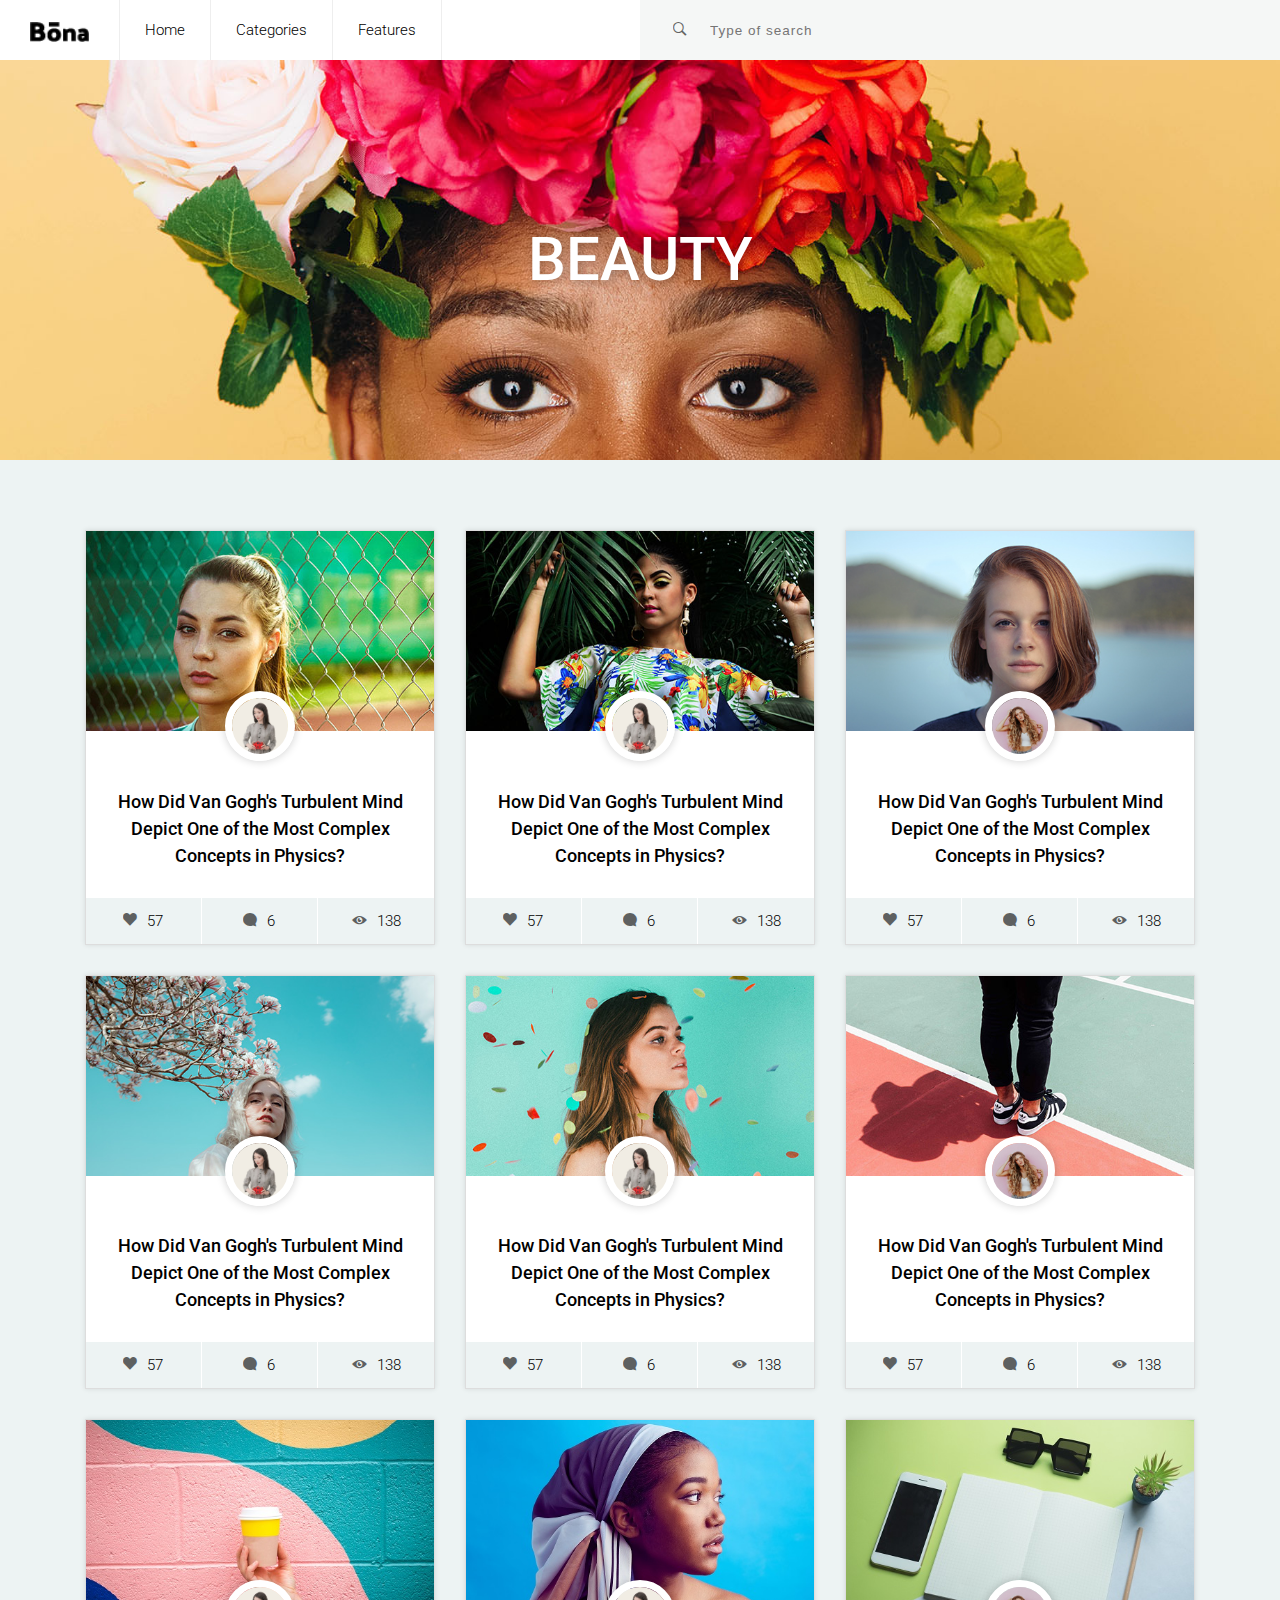
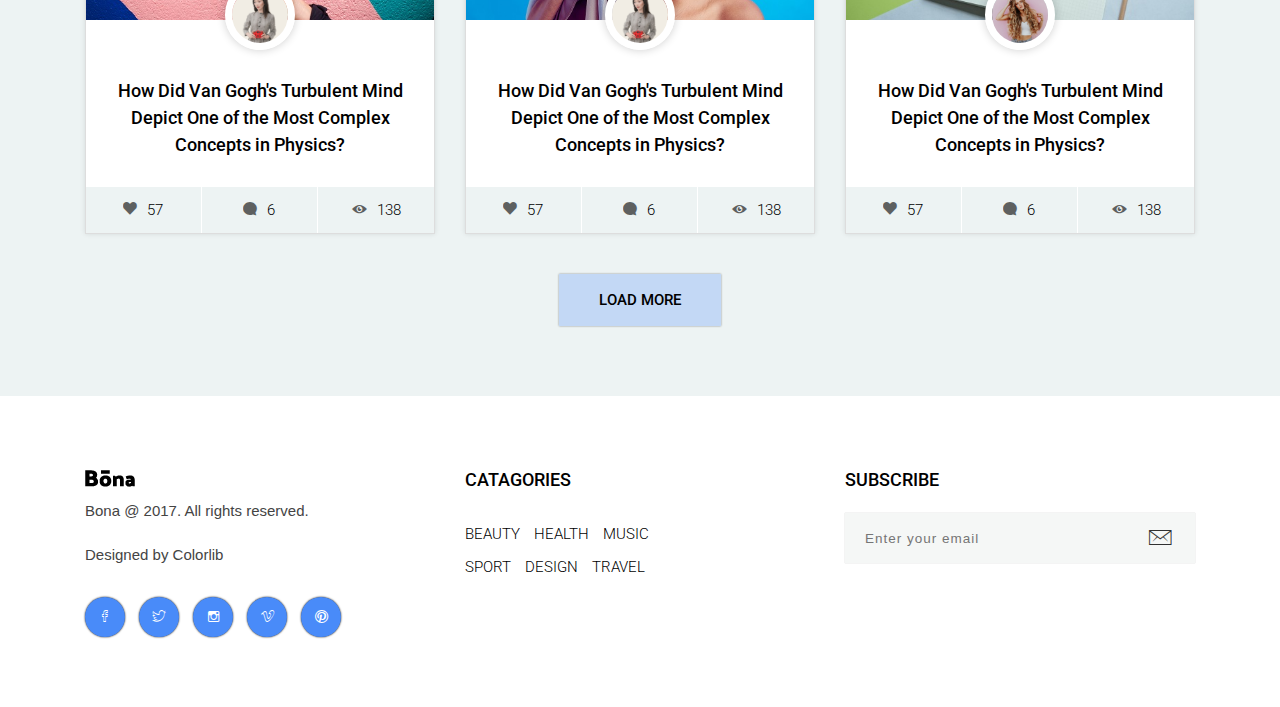
<file: public/bona/category.html>
<!DOCTYPE HTML>
<html lang="en">
<head>
	<title>TITLE</title>
	<meta http-equiv="X-UA-Compatible" content="IE=edge">
    <meta name="viewport" content="width=device-width, initial-scale=1">
	<meta charset="UTF-8">


	<!-- Font -->

	<link href="https://fonts.googleapis.com/css?family=Roboto:300,400,500" rel="stylesheet">


	<!-- Stylesheets -->

	<link href="common-css/bootstrap.css" rel="stylesheet">

	<link href="common-css/ionicons.css" rel="stylesheet">


	<link href="category/css/styles.css" rel="stylesheet">

	<link href="category/css/responsive.css" rel="stylesheet">

</head>
<body >

	<header>
		<div class="container-fluid position-relative no-side-padding">

			<a href="#" class="logo"><img src="images/logo.png" alt="Logo Image"></a>

			<div class="menu-nav-icon" data-nav-menu="#main-menu"><i class="ion-navicon"></i></div>

			<ul class="main-menu visible-on-click" id="main-menu">
				<li><a href="#">Home</a></li>
				<li><a href="#">Categories</a></li>
				<li><a href="#">Features</a></li>
			</ul><!-- main-menu -->

			<div class="src-area">
				<form>
					<button class="src-btn" type="submit"><i class="ion-ios-search-strong"></i></button>
					<input class="src-input" type="text" placeholder="Type of search">
				</form>
			</div>

		</div><!-- conatiner -->
	</header>

	<div class="slider display-table center-text">
		<h1 class="title display-table-cell"><b>BEAUTY</b></h1>
	</div><!-- slider -->

	<section class="blog-area section">
		<div class="container">

			<div class="row">

				<div class="col-lg-4 col-md-6">
					<div class="card h-100">
						<div class="single-post post-style-1">

							<div class="blog-image"><img src="images/alex-lambley-205711.jpg" alt="Blog Image"></div>

							<a class="avatar" href="#"><img src="images/icons8-team-355979.jpg" alt="Profile Image"></a>

							<div class="blog-info">

								<h4 class="title"><a href="#"><b>How Did Van Gogh's Turbulent Mind Depict One of the Most Complex
								Concepts in Physics?</b></a></h4>

								<ul class="post-footer">
									<li><a href="#"><i class="ion-heart"></i>57</a></li>
									<li><a href="#"><i class="ion-chatbubble"></i>6</a></li>
									<li><a href="#"><i class="ion-eye"></i>138</a></li>
								</ul>

							</div><!-- blog-info -->
						</div><!-- single-post -->
					</div><!-- card -->
				</div><!-- col-lg-4 col-md-6 -->

				<div class="col-lg-4 col-md-6">
					<div class="card h-100">
						<div class="single-post post-style-1">

							<div class="blog-image"><img src="images/caroline-veronez-165944.jpg" alt="Blog Image"></div>

							<a class="avatar" href="#"><img src="images/icons8-team-355979.jpg" alt="Profile Image"></a>

							<div class="blog-info">
								<h4 class="title"><a href="#"><b>How Did Van Gogh's Turbulent Mind Depict One of the Most Complex
									Concepts in Physics?</b></a></h4>

								<ul class="post-footer">
									<li><a href="#"><i class="ion-heart"></i>57</a></li>
									<li><a href="#"><i class="ion-chatbubble"></i>6</a></li>
									<li><a href="#"><i class="ion-eye"></i>138</a></li>
								</ul>
							</div><!-- blog-info -->

						</div><!-- single-post -->

					</div><!-- card -->
				</div><!-- col-lg-4 col-md-6 -->

				<div class="col-lg-4 col-md-6">
					<div class="card h-100">
						<div class="single-post post-style-1">

							<div class="blog-image"><img src="images/christopher-campbell-28567.jpg" alt="Blog Image"></div>

							<a class="avatar" href="#"><img src="images/averie-woodard-319832.jpg" alt="Profile Image"></a>

							<h4 class="title"><a href="#"><b>How Did Van Gogh's Turbulent Mind Depict One of the Most Complex
								Concepts in Physics?</b></a></h4>

							<ul class="post-footer">
								<li><a href="#"><i class="ion-heart"></i>57</a></li>
								<li><a href="#"><i class="ion-chatbubble"></i>6</a></li>
								<li><a href="#"><i class="ion-eye"></i>138</a></li>
							</ul>

						</div><!-- single-post -->
					</div><!-- card -->
				</div><!-- col-lg-4 col-md-6 -->

				<div class="col-lg-4 col-md-6">
					<div class="card h-100">
						<div class="single-post post-style-1">

							<div class="blog-image"><img src="images/sarah-diniz-outeiro-407602.jpg" alt="Blog Image"></div>

							<a class="avatar" href="#"><img src="images/icons8-team-355979.jpg" alt="Profile Image"></a>

							<div class="blog-info">

								<h4 class="title"><a href="#"><b>How Did Van Gogh's Turbulent Mind Depict One of the Most Complex
								Concepts in Physics?</b></a></h4>

								<ul class="post-footer">
									<li><a href="#"><i class="ion-heart"></i>57</a></li>
									<li><a href="#"><i class="ion-chatbubble"></i>6</a></li>
									<li><a href="#"><i class="ion-eye"></i>138</a></li>
								</ul>

							</div><!-- blog-info -->
						</div><!-- single-post -->
					</div><!-- card -->
				</div><!-- col-lg-4 col-md-6 -->

				<div class="col-lg-4 col-md-6">
					<div class="card h-100">
						<div class="single-post post-style-1">

							<div class="blog-image"><img src="images/noah-buscher-400915.jpg" alt="Blog Image"></div>

							<a class="avatar" href="#"><img src="images/icons8-team-355979.jpg" alt="Profile Image"></a>

							<div class="blog-info">
								<h4 class="title"><a href="#"><b>How Did Van Gogh's Turbulent Mind Depict One of the Most Complex
									Concepts in Physics?</b></a></h4>

								<ul class="post-footer">
									<li><a href="#"><i class="ion-heart"></i>57</a></li>
									<li><a href="#"><i class="ion-chatbubble"></i>6</a></li>
									<li><a href="#"><i class="ion-eye"></i>138</a></li>
								</ul>
							</div><!-- blog-info -->

						</div><!-- single-post -->

					</div><!-- card -->
				</div><!-- col-lg-4 col-md-6 -->

				<div class="col-lg-4 col-md-6">
					<div class="card h-100">
						<div class="single-post post-style-1">

							<div class="blog-image"><img src="images/ben-o-sullivan-382817.jpg" alt="Blog Image"></div>

							<a class="avatar" href="#"><img src="images/averie-woodard-319832.jpg" alt="Profile Image"></a>

							<h4 class="title"><a href="#"><b>How Did Van Gogh's Turbulent Mind Depict One of the Most Complex
								Concepts in Physics?</b></a></h4>

							<ul class="post-footer">
								<li><a href="#"><i class="ion-heart"></i>57</a></li>
								<li><a href="#"><i class="ion-chatbubble"></i>6</a></li>
								<li><a href="#"><i class="ion-eye"></i>138</a></li>
							</ul>

						</div><!-- single-post -->
					</div><!-- card -->
				</div><!-- col-lg-4 col-md-6 -->

				<div class="col-lg-4 col-md-6">
					<div class="card h-100">
						<div class="single-post post-style-1">

							<div class="blog-image"><img src="images/marion-michele-330691.jpg" alt="Blog Image"></div>

							<a class="avatar" href="#"><img src="images/icons8-team-355979.jpg" alt="Profile Image"></a>

							<div class="blog-info">

								<h4 class="title"><a href="#"><b>How Did Van Gogh's Turbulent Mind Depict One of the Most Complex
								Concepts in Physics?</b></a></h4>

								<ul class="post-footer">
									<li><a href="#"><i class="ion-heart"></i>57</a></li>
									<li><a href="#"><i class="ion-chatbubble"></i>6</a></li>
									<li><a href="#"><i class="ion-eye"></i>138</a></li>
								</ul>

							</div><!-- blog-info -->
						</div><!-- single-post -->
					</div><!-- card -->
				</div><!-- col-lg-4 col-md-6 -->

				<div class="col-lg-4 col-md-6">
					<div class="card h-100">
						<div class="single-post post-style-1">

							<div class="blog-image"><img src="images/audrey-jackson-260657.jpg" alt="Blog Image"></div>

							<a class="avatar" href="#"><img src="images/icons8-team-355979.jpg" alt="Profile Image"></a>

							<div class="blog-info">
								<h4 class="title"><a href="#"><b>How Did Van Gogh's Turbulent Mind Depict One of the Most Complex
									Concepts in Physics?</b></a></h4>

								<ul class="post-footer">
									<li><a href="#"><i class="ion-heart"></i>57</a></li>
									<li><a href="#"><i class="ion-chatbubble"></i>6</a></li>
									<li><a href="#"><i class="ion-eye"></i>138</a></li>
								</ul>
							</div><!-- blog-info -->

						</div><!-- single-post -->

					</div><!-- card -->
				</div><!-- col-lg-4 col-md-6 -->

				<div class="col-lg-4 col-md-6">
					<div class="card h-100">
						<div class="single-post post-style-1">

							<div class="blog-image"><img src="images/pexels-photo-370474.jpeg" alt="Blog Image"></div>

							<a class="avatar" href="#"><img src="images/averie-woodard-319832.jpg" alt="Profile Image"></a>

							<h4 class="title"><a href="#"><b>How Did Van Gogh's Turbulent Mind Depict One of the Most Complex
								Concepts in Physics?</b></a></h4>

							<ul class="post-footer">
								<li><a href="#"><i class="ion-heart"></i>57</a></li>
								<li><a href="#"><i class="ion-chatbubble"></i>6</a></li>
								<li><a href="#"><i class="ion-eye"></i>138</a></li>
							</ul>

						</div><!-- single-post -->
					</div><!-- card -->
				</div><!-- col-lg-4 col-md-6 -->

			</div><!-- row -->

			<a class="load-more-btn" href="#"><b>LOAD MORE</b></a>

		</div><!-- container -->
	</section><!-- section -->


	<footer>

		<div class="container">
			<div class="row">

				<div class="col-lg-4 col-md-6">
					<div class="footer-section">

						<a class="logo" href="#"><img src="images/logo.png" alt="Logo Image"></a>
						<p class="copyright">Bona @ 2017. All rights reserved.</p>
						<p class="copyright">Designed by <a href="https://colorlib.com" target="_blank">Colorlib</a></p>
						<ul class="icons">
							<li><a href="#"><i class="ion-social-facebook-outline"></i></a></li>
							<li><a href="#"><i class="ion-social-twitter-outline"></i></a></li>
							<li><a href="#"><i class="ion-social-instagram-outline"></i></a></li>
							<li><a href="#"><i class="ion-social-vimeo-outline"></i></a></li>
							<li><a href="#"><i class="ion-social-pinterest-outline"></i></a></li>
						</ul>

					</div><!-- footer-section -->
				</div><!-- col-lg-4 col-md-6 -->

				<div class="col-lg-4 col-md-6">
						<div class="footer-section">
						<h4 class="title"><b>CATAGORIES</b></h4>
						<ul>
							<li><a href="#">BEAUTY</a></li>
							<li><a href="#">HEALTH</a></li>
							<li><a href="#">MUSIC</a></li>
						</ul>
						<ul>
							<li><a href="#">SPORT</a></li>
							<li><a href="#">DESIGN</a></li>
							<li><a href="#">TRAVEL</a></li>
						</ul>
					</div><!-- footer-section -->
				</div><!-- col-lg-4 col-md-6 -->

				<div class="col-lg-4 col-md-6">
					<div class="footer-section">

						<h4 class="title"><b>SUBSCRIBE</b></h4>
						<div class="input-area">
							<form>
								<input class="email-input" type="text" placeholder="Enter your email">
								<button class="submit-btn" type="submit"><i class="icon ion-ios-email-outline"></i></button>
							</form>
						</div>

					</div><!-- footer-section -->
				</div><!-- col-lg-4 col-md-6 -->

			</div><!-- row -->
		</div><!-- container -->
	</footer>


	<!-- SCIPTS -->

	<script src="common-js/jquery-3.1.1.min.js"></script>

	<script src="common-js/tether.min.js"></script>

	<script src="common-js/bootstrap.js"></script>

	<script src="common-js/scripts.js"></script>

</body>
</html>
</file>
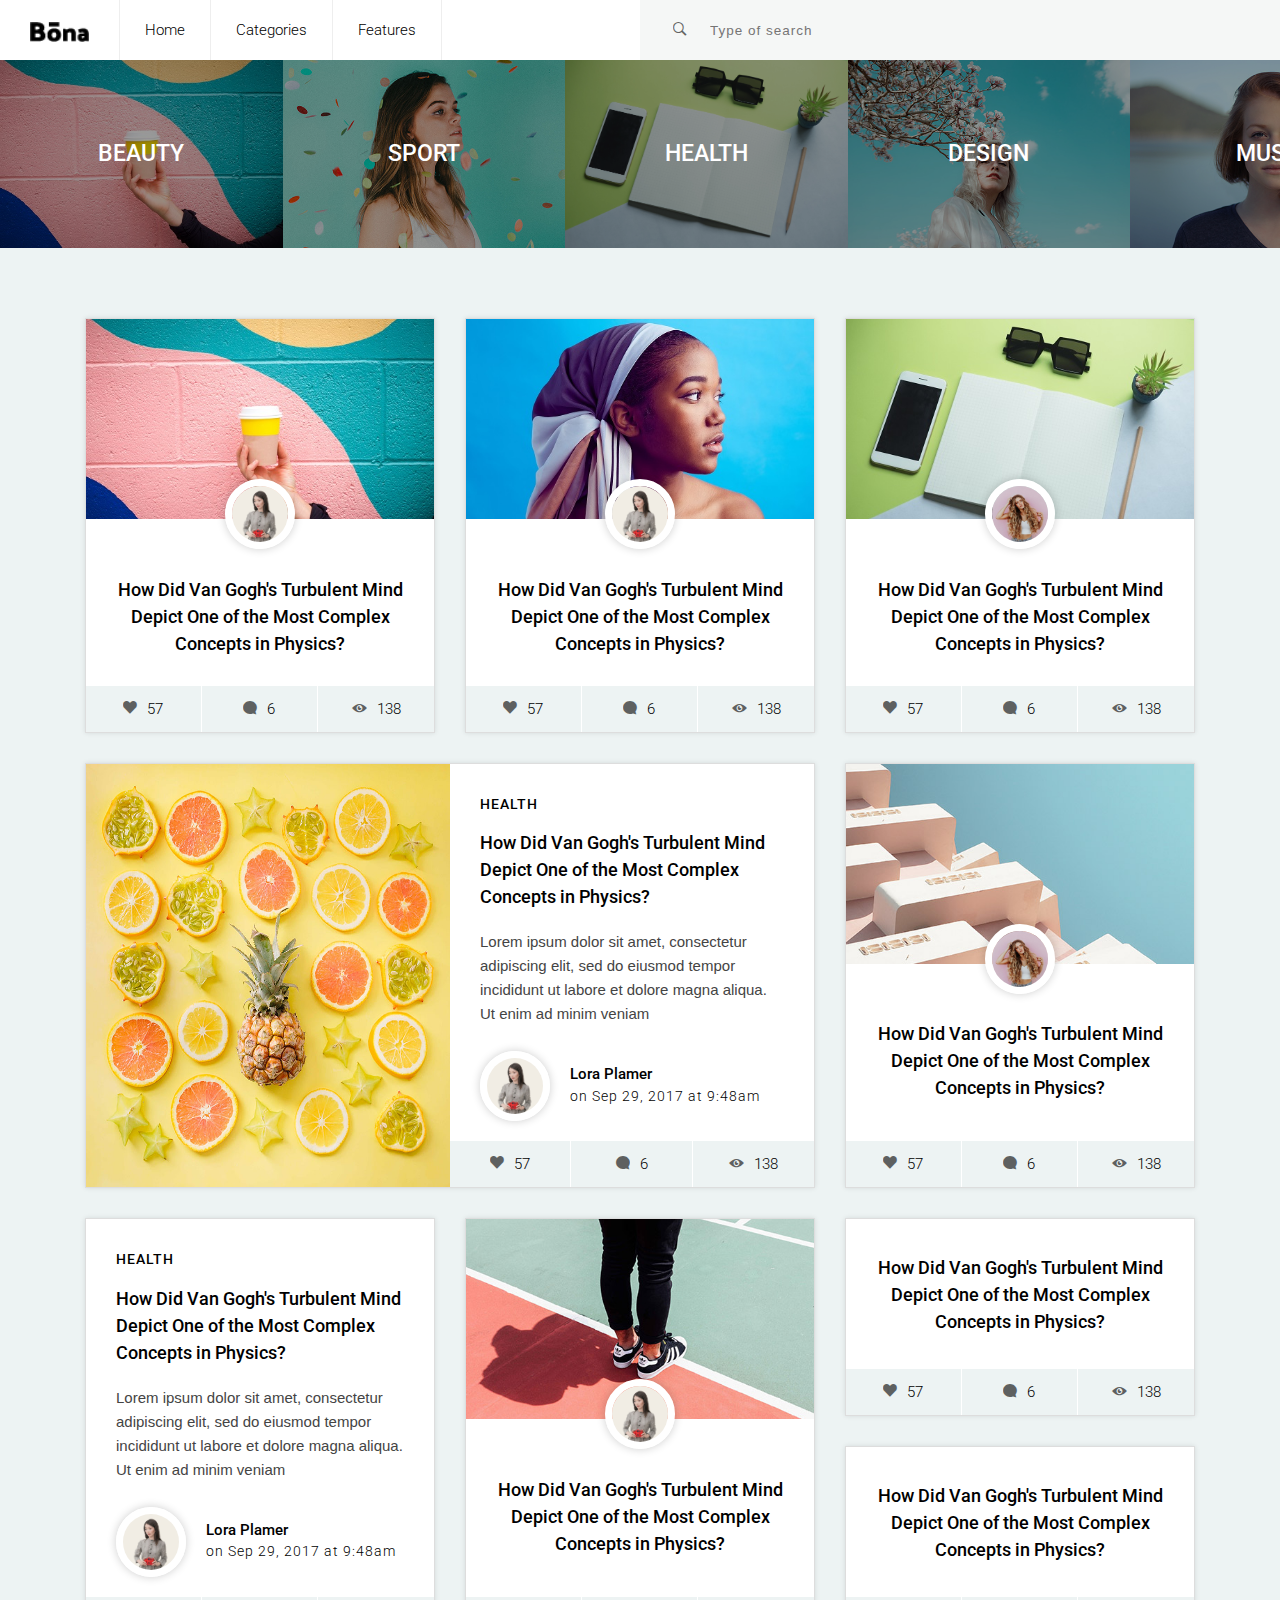
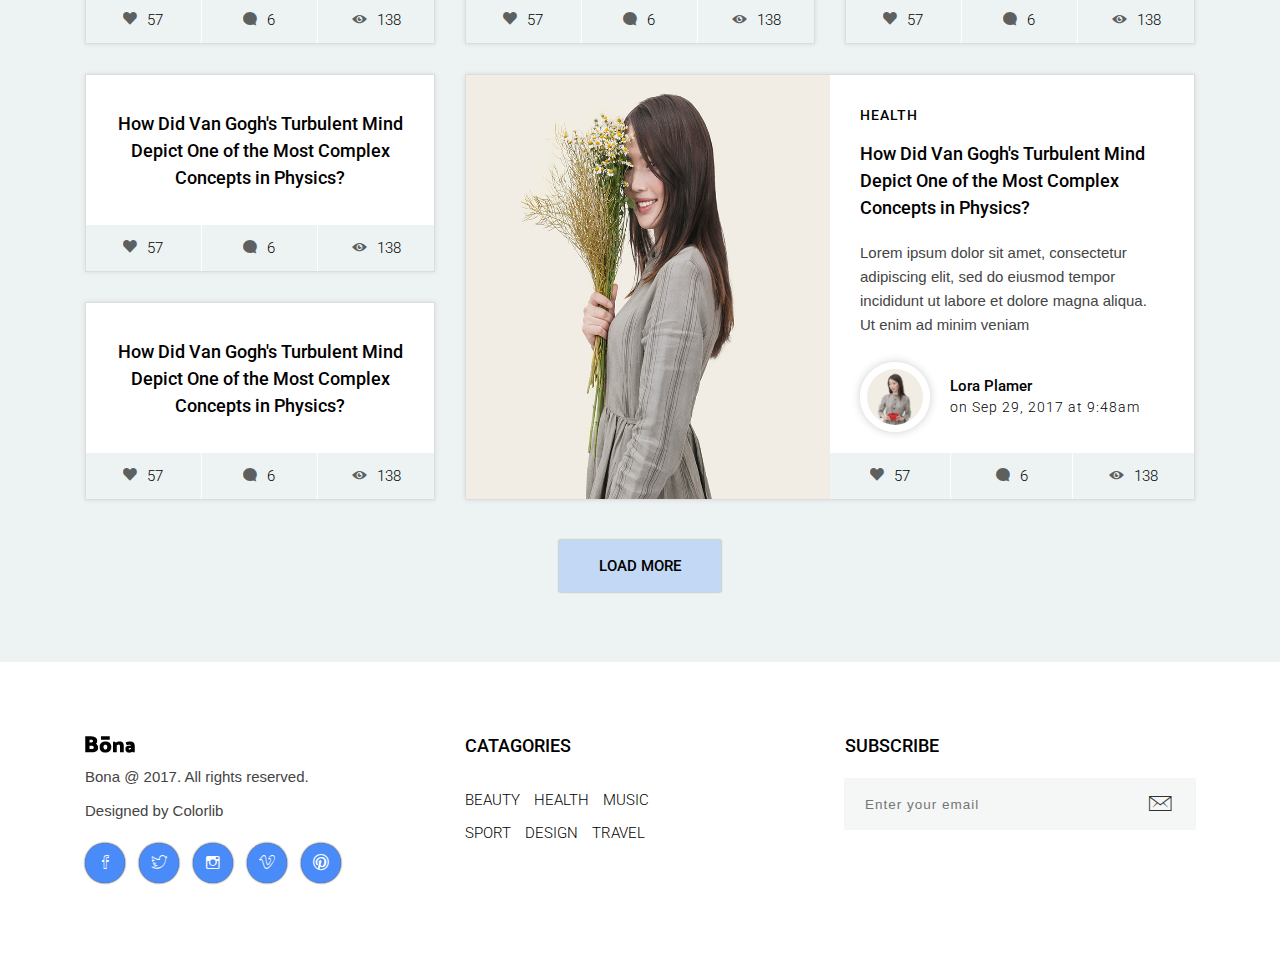
<file: public/bona/front-page-category.html>
<!DOCTYPE HTML>
<html lang="en">
<head>
	<title>TITLE</title>
	<meta http-equiv="X-UA-Compatible" content="IE=edge">
    <meta name="viewport" content="width=device-width, initial-scale=1">
	<meta charset="UTF-8">


	<!-- Font -->

	<link href="https://fonts.googleapis.com/css?family=Roboto:300,400,500" rel="stylesheet">


	<!-- Stylesheets -->

	<link href="common-css/bootstrap.css" rel="stylesheet">

	<link href="common-css/swiper.css" rel="stylesheet">

	<link href="common-css/ionicons.css" rel="stylesheet">


	<link href="front-page-category/css/styles.css" rel="stylesheet">

	<link href="front-page-category/css/responsive.css" rel="stylesheet">

</head>
<body >

	<header>
		<div class="container-fluid position-relative no-side-padding">

			<a href="#" class="logo"><img src="images/logo.png" alt="Logo Image"></a>

			<div class="menu-nav-icon" data-nav-menu="#main-menu"><i class="ion-navicon"></i></div>

			<ul class="main-menu visible-on-click" id="main-menu">
				<li><a href="#">Home</a></li>
				<li><a href="#">Categories</a></li>
				<li><a href="#">Features</a></li>
			</ul><!-- main-menu -->

			<div class="src-area">
				<form>
					<button class="src-btn" type="submit"><i class="ion-ios-search-strong"></i></button>
					<input class="src-input" type="text" placeholder="Type of search">
				</form>
			</div>

		</div><!-- conatiner -->
	</header>

	<div class="main-slider">
		<div class="swiper-container position-static" data-slide-effect="slide" data-autoheight="false"
			data-swiper-speed="500" data-swiper-autoplay="10000" data-swiper-margin="0" data-swiper-slides-per-view="4"
			data-swiper-breakpoints="true" data-swiper-loop="true" >
			<div class="swiper-wrapper">

				<div class="swiper-slide">
					<a class="slider-category" href="#">
						<div class="blog-image"><img src="images/category-1-400x250.jpg" alt="Blog Image"></div>

						<div class="category">
							<div class="display-table center-text">
								<div class="display-table-cell">
									<h3><b>BEAUTY</b></h3>
								</div>
							</div>
						</div>

					</a>
				</div><!-- swiper-slide -->

				<div class="swiper-slide">
					<a class="slider-category" href="#">
						<div class="blog-image"><img src="images/category-2-400x250.jpg" alt="Blog Image"></div>

						<div class="category">
							<div class="display-table center-text">
								<div class="display-table-cell">
									<h3><b>SPORT</b></h3>
								</div>
							</div>
						</div>

					</a>
				</div><!-- swiper-slide -->

				<div class="swiper-slide">
					<a class="slider-category" href="#">
						<div class="blog-image"><img src="images/category-3-400x250.jpg" alt="Blog Image"></div>

						<div class="category">
							<div class="display-table center-text">
								<div class="display-table-cell">
									<h3><b>HEALTH</b></h3>
								</div>
							</div>
						</div>

					</a>
				</div><!-- swiper-slide -->

				<div class="swiper-slide">
					<a class="slider-category" href="#">
						<div class="blog-image"><img src="images/category-4-400x250.jpg" alt="Blog Image"></div>

						<div class="category">
							<div class="display-table center-text">
								<div class="display-table-cell">
									<h3><b>DESIGN</b></h3>
								</div>
							</div>
						</div>

					</a>
				</div><!-- swiper-slide -->

				<div class="swiper-slide">
					<a class="slider-category" href="#">
						<div class="blog-image"><img src="images/category-5-400x250.jpg" alt="Blog Image"></div>

						<div class="category">
							<div class="display-table center-text">
								<div class="display-table-cell">
									<h3><b>MUSIC</b></h3>
								</div>
							</div>
						</div>

					</a>
				</div><!-- swiper-slide -->

				<div class="swiper-slide">
					<a class="slider-category" href="#">
						<div class="blog-image"><img src="images/category-6-400x250.jpg" alt="Blog Image"></div>

						<div class="category">
							<div class="display-table center-text">
								<div class="display-table-cell">
									<h3><b>MOVIE</b></h3>
								</div>
							</div>
						</div>

					</a>
				</div><!-- swiper-slide -->

			</div><!-- swiper-wrapper -->

		</div><!-- swiper-container -->

	</div><!-- slider -->

	<section class="blog-area section">
		<div class="container">

			<div class="row">

				<div class="col-lg-4 col-md-6">
					<div class="card h-100">
						<div class="single-post post-style-1">

							<div class="blog-image"><img src="images/marion-michele-330691.jpg" alt="Blog Image"></div>

							<a class="avatar" href="#"><img src="images/icons8-team-355979.jpg" alt="Profile Image"></a>

							<div class="blog-info">

								<h4 class="title"><a href="#"><b>How Did Van Gogh's Turbulent Mind Depict One of the Most Complex
								Concepts in Physics?</b></a></h4>

								<ul class="post-footer">
									<li><a href="#"><i class="ion-heart"></i>57</a></li>
									<li><a href="#"><i class="ion-chatbubble"></i>6</a></li>
									<li><a href="#"><i class="ion-eye"></i>138</a></li>
								</ul>

							</div><!-- blog-info -->
						</div><!-- single-post -->
					</div><!-- card -->
				</div><!-- col-lg-4 col-md-6 -->

				<div class="col-lg-4 col-md-6">
					<div class="card h-100">
						<div class="single-post post-style-1">

							<div class="blog-image"><img src="images/audrey-jackson-260657.jpg" alt="Blog Image"></div>

							<a class="avatar" href="#"><img src="images/icons8-team-355979.jpg" alt="Profile Image"></a>

							<div class="blog-info">
								<h4 class="title"><a href="#"><b>How Did Van Gogh's Turbulent Mind Depict One of the Most Complex
									Concepts in Physics?</b></a></h4>

								<ul class="post-footer">
									<li><a href="#"><i class="ion-heart"></i>57</a></li>
									<li><a href="#"><i class="ion-chatbubble"></i>6</a></li>
									<li><a href="#"><i class="ion-eye"></i>138</a></li>
								</ul>
							</div><!-- blog-info -->

						</div><!-- single-post -->

					</div><!-- card -->
				</div><!-- col-lg-4 col-md-6 -->

				<div class="col-lg-4 col-md-6">
					<div class="card h-100">
						<div class="single-post post-style-1">

							<div class="blog-image"><img src="images/pexels-photo-370474.jpeg" alt="Blog Image"></div>

							<a class="avatar" href="#"><img src="images/averie-woodard-319832.jpg" alt="Profile Image"></a>

							<h4 class="title"><a href="#"><b>How Did Van Gogh's Turbulent Mind Depict One of the Most Complex
								Concepts in Physics?</b></a></h4>

							<ul class="post-footer">
								<li><a href="#"><i class="ion-heart"></i>57</a></li>
								<li><a href="#"><i class="ion-chatbubble"></i>6</a></li>
								<li><a href="#"><i class="ion-eye"></i>138</a></li>
							</ul>

						</div><!-- single-post -->
					</div><!-- card -->
				</div><!-- col-lg-4 col-md-6 -->

				<div class="col-lg-8 col-md-12">
					<div class="card h-100">
						<div class="single-post post-style-2">

							<div class="blog-image"><img src="images/brooke-lark-194251.jpg" alt="Blog Image"></div>

							<div class="blog-info">

								<h6 class="pre-title"><a href="#"><b>HEALTH</b></a></h6>

								<h4 class="title"><a href="#"><b>How Did Van Gogh's Turbulent Mind Depict One of the Most Complex
									Concepts in Physics?</b></a></h4>

								<p>Lorem ipsum dolor sit amet, consectetur adipiscing elit, sed do eiusmod tempor incididunt
									ut labore et dolore magna aliqua. Ut enim ad minim veniam</p>

								<div class="avatar-area">
									<a class="avatar" href="#"><img src="images/icons8-team-355979.jpg" alt="Profile Image"></a>
									<div class="right-area">
										<a class="name" href="#"><b>Lora Plamer</b></a>
										<h6 class="date" href="#">on Sep 29, 2017 at 9:48am</h6>
									</div>
								</div>

								<ul class="post-footer">
									<li><a href="#"><i class="ion-heart"></i>57</a></li>
									<li><a href="#"><i class="ion-chatbubble"></i>6</a></li>
									<li><a href="#"><i class="ion-eye"></i>138</a></li>
								</ul>

							</div><!-- blog-right -->

						</div><!-- single-post extra-blog -->

					</div><!-- card -->
				</div><!-- col-lg-8 col-md-12 -->

				<div class="col-lg-4 col-md-6">
					<div class="card h-100">
						<div class="single-post post-style-1">

							<div class="blog-image"><img src="images/dmitri-popov-326976.jpg" alt="Blog Image"></div>

							<a class="avatar" href="#"><img src="images/averie-woodard-319832.jpg" alt="Profile Image"></a>

							<h4 class="title"><a href="#"><b>How Did Van Gogh's Turbulent Mind Depict One of the Most Complex
								Concepts in Physics?</b></a></h4>

							<ul class="post-footer">
								<li><a href="#"><i class="ion-heart"></i>57</a></li>
								<li><a href="#"><i class="ion-chatbubble"></i>6</a></li>
								<li><a href="#"><i class="ion-eye"></i>138</a></li>
							</ul>

						</div><!-- single-post -->
					</div><!-- card -->
				</div><!-- col-lg-4 col-md-6 -->

				<div class="col-lg-4 col-md-6">
					<div class="card h-100">

						<div class="single-post post-style-2 post-style-3">

							<div class="blog-info">

								<h6 class="pre-title"><a href="#"><b>HEALTH</b></a></h6>

								<h4 class="title"><a href="#"><b>How Did Van Gogh's Turbulent Mind Depict One of the Most Complex
									Concepts in Physics?</b></a></h4>

								<p>Lorem ipsum dolor sit amet, consectetur adipiscing elit, sed do eiusmod tempor incididunt
									ut labore et dolore magna aliqua. Ut enim ad minim veniam</p>

								<div class="avatar-area">
									<a class="avatar" href="#"><img src="images/icons8-team-355979.jpg" alt="Profile Image"></a>
									<div class="right-area">
										<a class="name" href="#"><b>Lora Plamer</b></a>
										<h6 class="date" href="#">on Sep 29, 2017 at 9:48am</h6>
									</div>
								</div>

								<ul class="post-footer">
									<li><a href="#"><i class="ion-heart"></i>57</a></li>
									<li><a href="#"><i class="ion-chatbubble"></i>6</a></li>
									<li><a href="#"><i class="ion-eye"></i>138</a></li>
								</ul>

							</div><!-- blog-right -->

						</div><!-- single-post extra-blog -->

					</div><!-- card -->
				</div><!-- col-lg-4 col-md-6 -->

				<div class="col-lg-4 col-md-6">
					<div class="card h-100">
						<div class="single-post post-style-1">

							<div class="blog-image"><img src="images/ben-o-sullivan-382817.jpg" alt="Blog Image"></div>

							<a class="avatar" href="#"><img src="images/icons8-team-355979.jpg" alt="Profile Image"></a>

							<div class="blog-info">
								<h4 class="title"><a href="#"><b>How Did Van Gogh's Turbulent Mind Depict One of the Most Complex
									Concepts in Physics?</b></a></h4>

								<ul class="post-footer">
									<li><a href="#"><i class="ion-heart"></i>57</a></li>
									<li><a href="#"><i class="ion-chatbubble"></i>6</a></li>
									<li><a href="#"><i class="ion-eye"></i>138</a></li>
								</ul>
							</div><!-- blog-info -->

						</div><!-- single-post -->

					</div><!-- card -->
				</div><!-- col-lg-4 col-md-6 -->

				<div class="col-lg-4 col-md-6">
					<div class="card h-100">

						<div class="single-post post-style-4">

							<div class="display-table">
								<h4 class="title display-table-cell"><a href="#"><b>How Did Van Gogh's Turbulent Mind Depict One of the Most Complex
									Concepts in Physics?</b></a></h4>
							</div>

							<ul class="post-footer">
								<li><a href="#"><i class="ion-heart"></i>57</a></li>
								<li><a href="#"><i class="ion-chatbubble"></i>6</a></li>
								<li><a href="#"><i class="ion-eye"></i>138</a></li>
							</ul>

						</div><!-- single-post -->

						<div class="single-post">

							<div class="display-table">
								<h4 class="title display-table-cell"><a href="#"><b>How Did Van Gogh's Turbulent Mind Depict One of the Most Complex
									Concepts in Physics?</b></a></h4>
							</div>

							<ul class="post-footer">
								<li><a href="#"><i class="ion-heart"></i>57</a></li>
								<li><a href="#"><i class="ion-chatbubble"></i>6</a></li>
								<li><a href="#"><i class="ion-eye"></i>138</a></li>
							</ul>

						</div><!-- single-post -->

					</div><!-- card -->
				</div><!-- col-lg-4 col-md-6 -->

				<div class="col-lg-4 col-md-6">
					<div class="card h-100">

						<div class="single-post post-style-4">

							<div class="display-table">
								<h4 class="title display-table-cell"><a href="#"><b>How Did Van Gogh's Turbulent Mind Depict One of the Most Complex
									Concepts in Physics?</b></a></h4>
							</div>

							<ul class="post-footer">
								<li><a href="#"><i class="ion-heart"></i>57</a></li>
								<li><a href="#"><i class="ion-chatbubble"></i>6</a></li>
								<li><a href="#"><i class="ion-eye"></i>138</a></li>
							</ul>

						</div><!-- single-post -->

						<div class="single-post">

							<div class="display-table">
								<h4 class="title display-table-cell"><a href="#"><b>How Did Van Gogh's Turbulent Mind Depict One of the Most Complex
									Concepts in Physics?</b></a></h4>
							</div>

							<ul class="post-footer">
								<li><a href="#"><i class="ion-heart"></i>57</a></li>
								<li><a href="#"><i class="ion-chatbubble"></i>6</a></li>
								<li><a href="#"><i class="ion-eye"></i>138</a></li>
							</ul>

						</div><!-- single-post -->

					</div><!-- card -->
				</div><!-- col-lg-4 col-md-6 -->

				<div class="col-lg-8 col-md-12">
					<div class="card h-100">
						<div class="single-post post-style-2">

							<div class="blog-image"><img src="images/icons8-team-355990.jpg" alt="Blog Image"></div>

							<div class="blog-info">

								<h6 class="pre-title"><a href="#"><b>HEALTH</b></a></h6>

								<h4 class="title"><a href="#"><b>How Did Van Gogh's Turbulent Mind Depict One of the Most Complex
									Concepts in Physics?</b></a></h4>

								<p>Lorem ipsum dolor sit amet, consectetur adipiscing elit, sed do eiusmod tempor incididunt
									ut labore et dolore magna aliqua. Ut enim ad minim veniam</p>

								<div class="avatar-area">
									<a class="avatar" href="#"><img src="images/icons8-team-355979.jpg" alt="Profile Image"></a>
									<div class="right-area">
										<a class="name" href="#"><b>Lora Plamer</b></a>
										<h6 class="date" href="#">on Sep 29, 2017 at 9:48am</h6>
									</div>
								</div>

								<ul class="post-footer">
									<li><a href="#"><i class="ion-heart"></i>57</a></li>
									<li><a href="#"><i class="ion-chatbubble"></i>6</a></li>
									<li><a href="#"><i class="ion-eye"></i>138</a></li>
								</ul>

							</div><!-- blog-right -->

						</div><!-- single-post extra-blog -->

					</div><!-- card -->
				</div><!-- col-lg-8 col-md-12 -->

			</div><!-- row -->

			<a class="load-more-btn" href="#"><b>LOAD MORE</b></a>

		</div><!-- container -->
	</section><!-- section -->


	<footer>

		<div class="container">
			<div class="row">

				<div class="col-lg-4 col-md-6">
					<div class="footer-section">

						<a class="logo" href="#"><img src="images/logo.png" alt="Logo Image"></a>
						<p class="copyright">Bona @ 2017. All rights reserved.</p>
						<p class="copyright">Designed by <a href="https://colorlib.com" target="_blank">Colorlib</a></p>
						<ul class="icons">
							<li><a href="#"><i class="ion-social-facebook-outline"></i></a></li>
							<li><a href="#"><i class="ion-social-twitter-outline"></i></a></li>
							<li><a href="#"><i class="ion-social-instagram-outline"></i></a></li>
							<li><a href="#"><i class="ion-social-vimeo-outline"></i></a></li>
							<li><a href="#"><i class="ion-social-pinterest-outline"></i></a></li>
						</ul>

					</div><!-- footer-section -->
				</div><!-- col-lg-4 col-md-6 -->

				<div class="col-lg-4 col-md-6">
						<div class="footer-section">
						<h4 class="title"><b>CATAGORIES</b></h4>
						<ul>
							<li><a href="#">BEAUTY</a></li>
							<li><a href="#">HEALTH</a></li>
							<li><a href="#">MUSIC</a></li>
						</ul>
						<ul>
							<li><a href="#">SPORT</a></li>
							<li><a href="#">DESIGN</a></li>
							<li><a href="#">TRAVEL</a></li>
						</ul>
					</div><!-- footer-section -->
				</div><!-- col-lg-4 col-md-6 -->

				<div class="col-lg-4 col-md-6">
					<div class="footer-section">

						<h4 class="title"><b>SUBSCRIBE</b></h4>
						<div class="input-area">
							<form>
								<input class="email-input" type="text" placeholder="Enter your email">
								<button class="submit-btn" type="submit"><i class="icon ion-ios-email-outline"></i></button>
							</form>
						</div>

					</div><!-- footer-section -->
				</div><!-- col-lg-4 col-md-6 -->

			</div><!-- row -->
		</div><!-- container -->
	</footer>


	<!-- SCIPTS -->

	<script src="common-js/jquery-3.1.1.min.js"></script>

	<script src="common-js/tether.min.js"></script>

	<script src="common-js/bootstrap.js"></script>

	<script src="common-js/swiper.js"></script>

	<script src="common-js/scripts.js"></script>

</body>
</html>
</file>
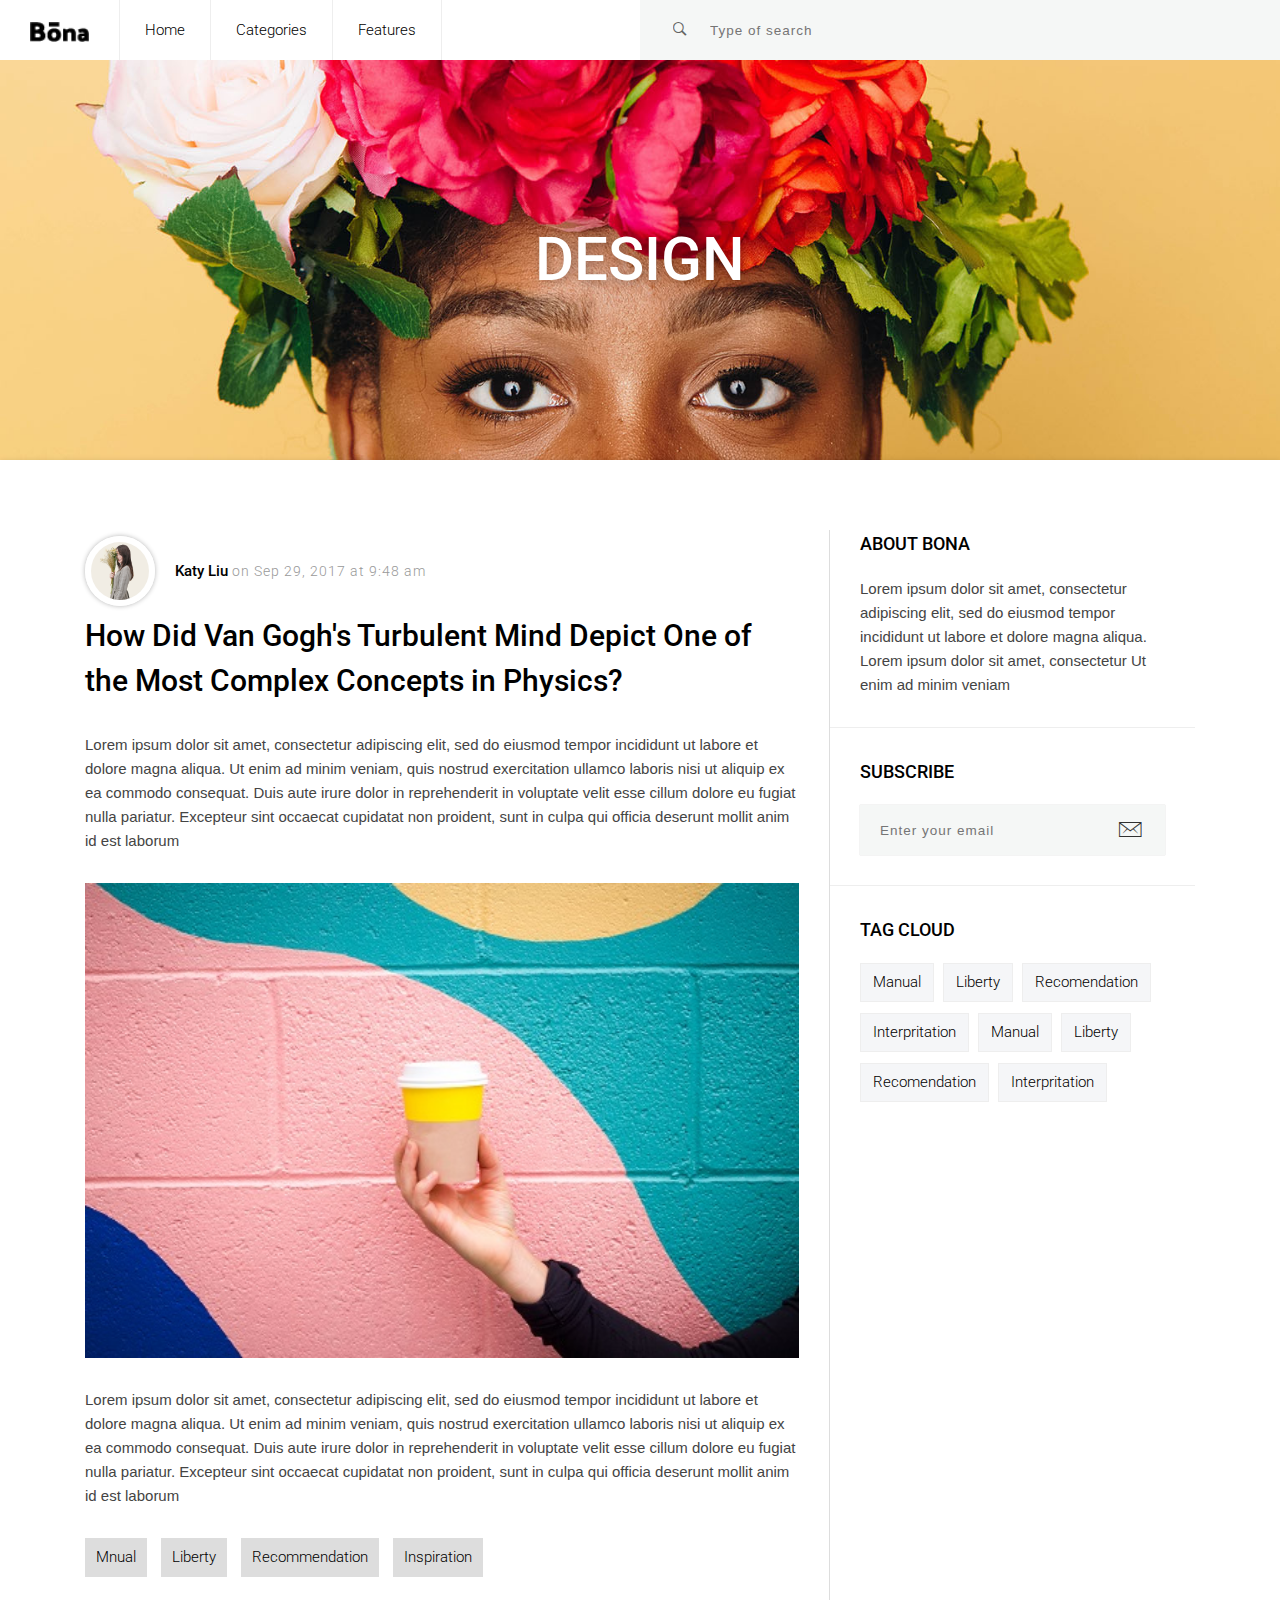
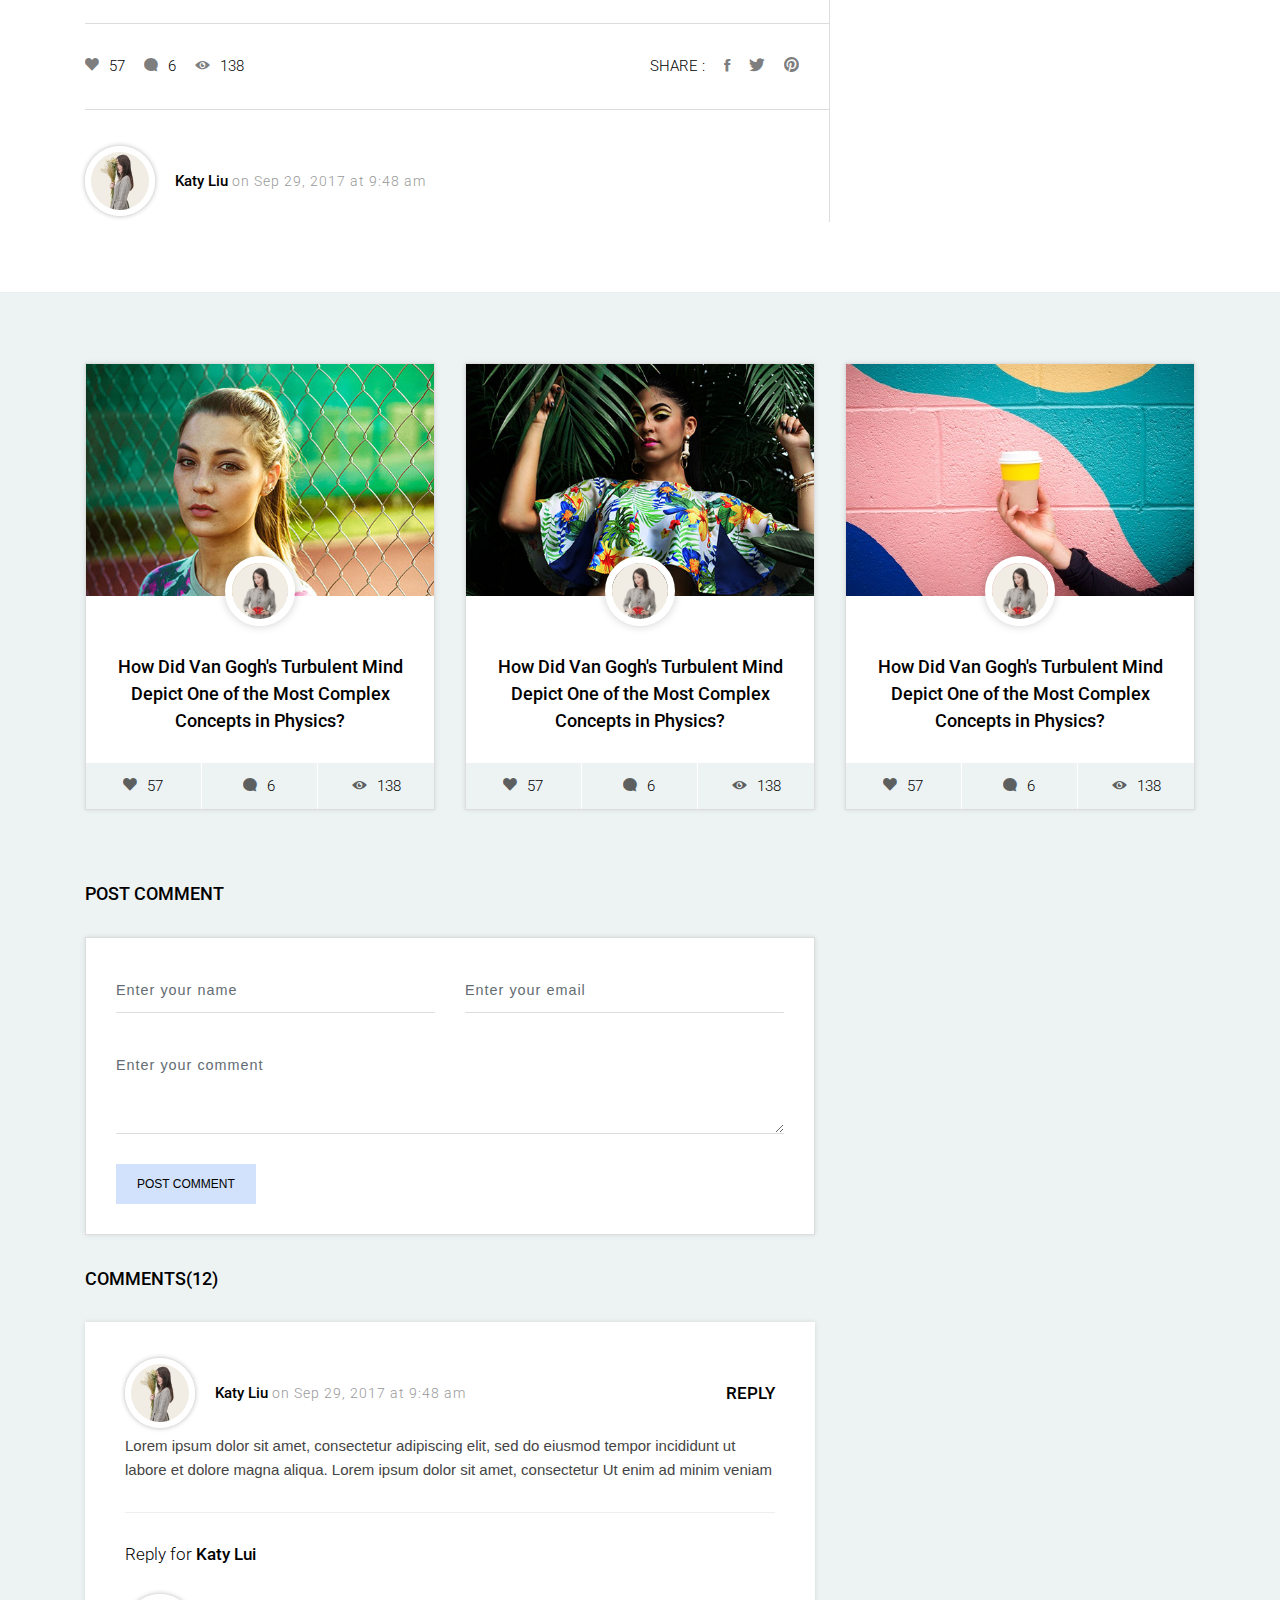
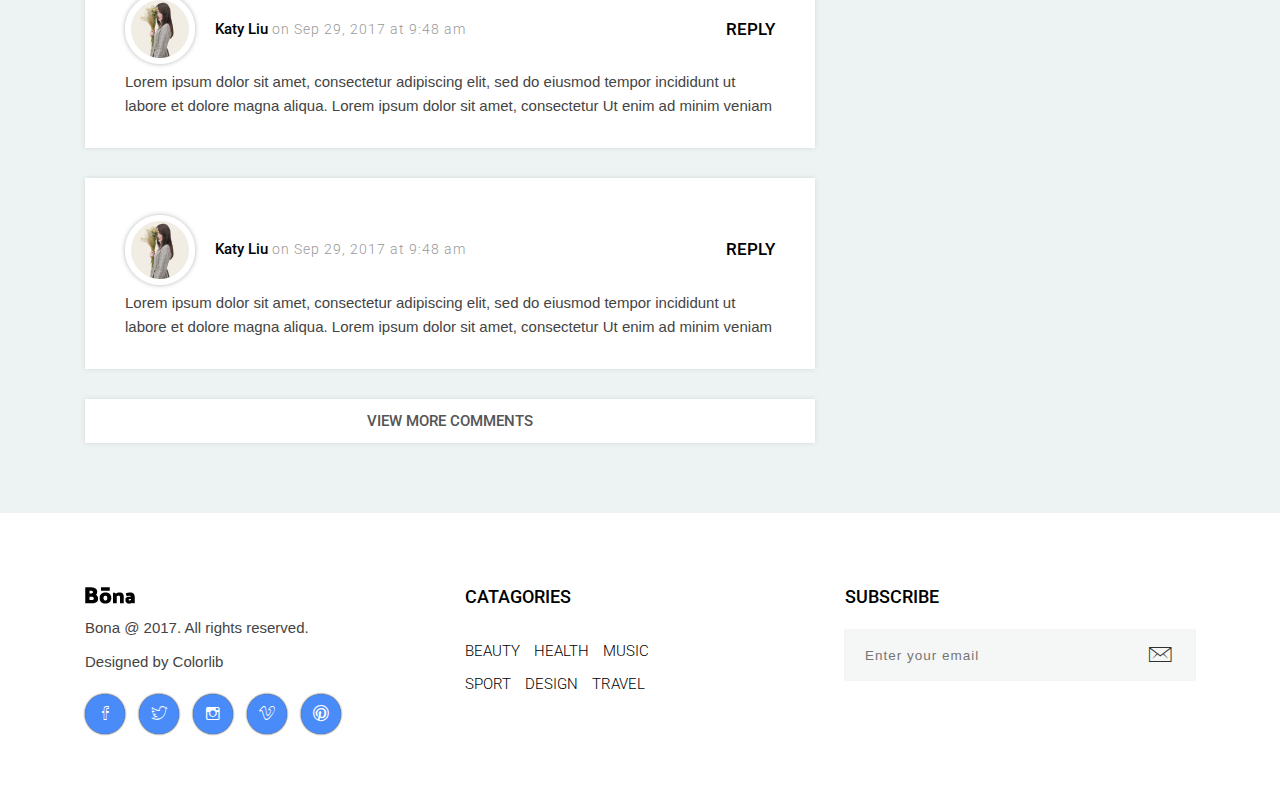
<file: public/bona/single-post-1.html>
<!DOCTYPE HTML>
<html lang="en">
<head>
	<title>TITLE</title>
	<meta http-equiv="X-UA-Compatible" content="IE=edge">
    <meta name="viewport" content="width=device-width, initial-scale=1">
	<meta charset="UTF-8">


	<!-- Font -->

	<link href="https://fonts.googleapis.com/css?family=Roboto:300,400,500" rel="stylesheet">


	<!-- Stylesheets -->

	<link href="common-css/bootstrap.css" rel="stylesheet">

	<link href="common-css/ionicons.css" rel="stylesheet">


	<link href="single-post-1/css/styles.css" rel="stylesheet">

	<link href="single-post-1/css/responsive.css" rel="stylesheet">

</head>
<body >

	<header>
		<div class="container-fluid position-relative no-side-padding">

			<a href="#" class="logo"><img src="images/logo.png" alt="Logo Image"></a>

			<div class="menu-nav-icon" data-nav-menu="#main-menu"><i class="ion-navicon"></i></div>

			<ul class="main-menu visible-on-click" id="main-menu">
				<li><a href="#">Home</a></li>
				<li><a href="#">Categories</a></li>
				<li><a href="#">Features</a></li>
			</ul><!-- main-menu -->

			<div class="src-area">
				<form>
					<button class="src-btn" type="submit"><i class="ion-ios-search-strong"></i></button>
					<input class="src-input" type="text" placeholder="Type of search">
				</form>
			</div>

		</div><!-- conatiner -->
	</header>


	<div class="slider">
		<div class="display-table  center-text">
			<h1 class="title display-table-cell"><b>DESIGN</b></h1>
		</div>
	</div><!-- slider -->

	<section class="post-area section">
		<div class="container">

			<div class="row">

				<div class="col-lg-8 col-md-12 no-right-padding">

					<div class="main-post">

						<div class="blog-post-inner">

							<div class="post-info">

								<div class="left-area">
									<a class="avatar" href="#"><img src="images/avatar-1-120x120.jpg" alt="Profile Image"></a>
								</div>

								<div class="middle-area">
									<a class="name" href="#"><b>Katy Liu</b></a>
									<h6 class="date">on Sep 29, 2017 at 9:48 am</h6>
								</div>

							</div><!-- post-info -->

							<h3 class="title"><a href="#"><b>How Did Van Gogh's Turbulent Mind Depict One of the Most Complex Concepts in Physics?</b></a></h3>

							<p class="para">Lorem ipsum dolor sit amet, consectetur adipiscing elit, sed do eiusmod tempor incididunt ut labore et
							dolore magna aliqua. Ut enim ad minim veniam, quis nostrud exercitation ullamco laboris nisi ut aliquip ex
							ea commodo consequat. Duis aute irure dolor in reprehenderit in voluptate velit esse cillum dolore eu fugiat
							nulla pariatur. Excepteur sint
							occaecat cupidatat non proident, sunt in culpa qui officia deserunt mollit anim id est laborum</p>

							<div class="post-image"><img src="images/blog-1-1000x600.jpg" alt="Blog Image"></div>

							<p class="para">Lorem ipsum dolor sit amet, consectetur adipiscing elit, sed do eiusmod tempor incididunt ut labore et
							dolore magna aliqua. Ut enim ad minim veniam, quis nostrud exercitation ullamco laboris nisi ut aliquip ex
							ea commodo consequat. Duis aute irure dolor in reprehenderit in voluptate velit esse cillum dolore eu fugiat
							nulla pariatur. Excepteur sint
							occaecat cupidatat non proident, sunt in culpa qui officia deserunt mollit anim id est laborum</p>

							<ul class="tags">
								<li><a href="#">Mnual</a></li>
								<li><a href="#">Liberty</a></li>
								<li><a href="#">Recommendation</a></li>
								<li><a href="#">Inspiration</a></li>
							</ul>
						</div><!-- blog-post-inner -->

						<div class="post-icons-area">
							<ul class="post-icons">
								<li><a href="#"><i class="ion-heart"></i>57</a></li>
								<li><a href="#"><i class="ion-chatbubble"></i>6</a></li>
								<li><a href="#"><i class="ion-eye"></i>138</a></li>
							</ul>

							<ul class="icons">
								<li>SHARE : </li>
								<li><a href="#"><i class="ion-social-facebook"></i></a></li>
								<li><a href="#"><i class="ion-social-twitter"></i></a></li>
								<li><a href="#"><i class="ion-social-pinterest"></i></a></li>
							</ul>
						</div>

						<div class="post-footer post-info">

							<div class="left-area">
								<a class="avatar" href="#"><img src="images/avatar-1-120x120.jpg" alt="Profile Image"></a>
							</div>

							<div class="middle-area">
								<a class="name" href="#"><b>Katy Liu</b></a>
								<h6 class="date">on Sep 29, 2017 at 9:48 am</h6>
							</div>

						</div><!-- post-info -->


					</div><!-- main-post -->
				</div><!-- col-lg-8 col-md-12 -->

				<div class="col-lg-4 col-md-12 no-left-padding">

					<div class="single-post info-area">

						<div class="sidebar-area about-area">
							<h4 class="title"><b>ABOUT BONA</b></h4>
							<p>Lorem ipsum dolor sit amet, consectetur adipiscing elit, sed do eiusmod tempor incididunt
								ut labore et dolore magna aliqua. Lorem ipsum dolor sit amet, consectetur
								Ut enim ad minim veniam</p>
						</div>

						<div class="sidebar-area subscribe-area">

							<h4 class="title"><b>SUBSCRIBE</b></h4>
							<div class="input-area">
								<form>
									<input class="email-input" type="text" placeholder="Enter your email">
									<button class="submit-btn" type="submit"><i class="icon ion-ios-email-outline"></i></button>
								</form>
							</div>

						</div><!-- subscribe-area -->

						<div class="tag-area">

							<h4 class="title"><b>TAG CLOUD</b></h4>
							<ul>
								<li><a href="#">Manual</a></li>
								<li><a href="#">Liberty</a></li>
								<li><a href="#">Recomendation</a></li>
								<li><a href="#">Interpritation</a></li>
								<li><a href="#">Manual</a></li>
								<li><a href="#">Liberty</a></li>
								<li><a href="#">Recomendation</a></li>
								<li><a href="#">Interpritation</a></li>
							</ul>

						</div><!-- subscribe-area -->

					</div><!-- info-area -->

				</div><!-- col-lg-4 col-md-12 -->

			</div><!-- row -->

		</div><!-- container -->
	</section><!-- post-area -->


	<section class="recomended-area section">
		<div class="container">
			<div class="row">

				<div class="col-lg-4 col-md-6">
					<div class="card h-100">
						<div class="single-post post-style-1">

							<div class="blog-image"><img src="images/alex-lambley-205711.jpg" alt="Blog Image"></div>

							<a class="avatar" href="#"><img src="images/icons8-team-355979.jpg" alt="Profile Image"></a>

							<div class="blog-info">

								<h4 class="title"><a href="#"><b>How Did Van Gogh's Turbulent Mind Depict One of the Most Complex
								Concepts in Physics?</b></a></h4>

								<ul class="post-footer">
									<li><a href="#"><i class="ion-heart"></i>57</a></li>
									<li><a href="#"><i class="ion-chatbubble"></i>6</a></li>
									<li><a href="#"><i class="ion-eye"></i>138</a></li>
								</ul>

							</div><!-- blog-info -->
						</div><!-- single-post -->
					</div><!-- card -->
				</div><!-- col-md-6 col-sm-12 -->

				<div class="col-lg-4 col-md-6">
					<div class="card h-100">
						<div class="single-post post-style-1">

							<div class="blog-image"><img src="images/caroline-veronez-165944.jpg" alt="Blog Image"></div>

							<a class="avatar" href="#"><img src="images/icons8-team-355979.jpg" alt="Profile Image"></a>

							<div class="blog-info">
								<h4 class="title"><a href="#"><b>How Did Van Gogh's Turbulent Mind Depict One of the Most Complex
									Concepts in Physics?</b></a></h4>

								<ul class="post-footer">
									<li><a href="#"><i class="ion-heart"></i>57</a></li>
									<li><a href="#"><i class="ion-chatbubble"></i>6</a></li>
									<li><a href="#"><i class="ion-eye"></i>138</a></li>
								</ul>
							</div><!-- blog-info -->

						</div><!-- single-post -->

					</div><!-- card -->
				</div><!-- col-md-6 col-sm-12 -->

				<div class="col-lg-4 col-md-6">
					<div class="card h-100">
						<div class="single-post post-style-1">

							<div class="blog-image"><img src="images/marion-michele-330691.jpg" alt="Blog Image"></div>

							<a class="avatar" href="#"><img src="images/icons8-team-355979.jpg" alt="Profile Image"></a>

							<div class="blog-info">
								<h4 class="title"><a href="#"><b>How Did Van Gogh's Turbulent Mind Depict One of the Most Complex
									Concepts in Physics?</b></a></h4>

								<ul class="post-footer">
									<li><a href="#"><i class="ion-heart"></i>57</a></li>
									<li><a href="#"><i class="ion-chatbubble"></i>6</a></li>
									<li><a href="#"><i class="ion-eye"></i>138</a></li>
								</ul>
							</div><!-- blog-info -->

						</div><!-- single-post -->

					</div><!-- card -->
				</div><!-- col-md-6 col-sm-12 -->

			</div><!-- row -->

		</div><!-- container -->
	</section>

	<section class="comment-section">
		<div class="container">
			<h4><b>POST COMMENT</b></h4>
			<div class="row">

				<div class="col-lg-8 col-md-12">
					<div class="comment-form">
						<form method="post">
							<div class="row">

								<div class="col-sm-6">
									<input type="text" aria-required="true" name="contact-form-name" class="form-control"
										placeholder="Enter your name" aria-invalid="true" required >
								</div><!-- col-sm-6 -->
								<div class="col-sm-6">
									<input type="email" aria-required="true" name="contact-form-email" class="form-control"
										placeholder="Enter your email" aria-invalid="true" required>
								</div><!-- col-sm-6 -->

								<div class="col-sm-12">
									<textarea name="contact-form-message" rows="2" class="text-area-messge form-control"
										placeholder="Enter your comment" aria-required="true" aria-invalid="false"></textarea >
								</div><!-- col-sm-12 -->
								<div class="col-sm-12">
									<button class="submit-btn" type="submit" id="form-submit"><b>POST COMMENT</b></button>
								</div><!-- col-sm-12 -->

							</div><!-- row -->
						</form>
					</div><!-- comment-form -->

					<h4><b>COMMENTS(12)</b></h4>

					<div class="commnets-area">

						<div class="comment">

							<div class="post-info">

								<div class="left-area">
									<a class="avatar" href="#"><img src="images/avatar-1-120x120.jpg" alt="Profile Image"></a>
								</div>

								<div class="middle-area">
									<a class="name" href="#"><b>Katy Liu</b></a>
									<h6 class="date">on Sep 29, 2017 at 9:48 am</h6>
								</div>

								<div class="right-area">
									<h5 class="reply-btn" ><a href="#"><b>REPLY</b></a></h5>
								</div>

							</div><!-- post-info -->

							<p>Lorem ipsum dolor sit amet, consectetur adipiscing elit, sed do eiusmod tempor incididunt
								ut labore et dolore magna aliqua. Lorem ipsum dolor sit amet, consectetur
								Ut enim ad minim veniam</p>

						</div>

						<div class="comment">
							<h5 class="reply-for">Reply for <a href="#"><b>Katy Lui</b></a></h5>

							<div class="post-info">

								<div class="left-area">
									<a class="avatar" href="#"><img src="images/avatar-1-120x120.jpg" alt="Profile Image"></a>
								</div>

								<div class="middle-area">
									<a class="name" href="#"><b>Katy Liu</b></a>
									<h6 class="date">on Sep 29, 2017 at 9:48 am</h6>
								</div>

								<div class="right-area">
									<h5 class="reply-btn" ><a href="#"><b>REPLY</b></a></h5>
								</div>

							</div><!-- post-info -->

							<p>Lorem ipsum dolor sit amet, consectetur adipiscing elit, sed do eiusmod tempor incididunt
								ut labore et dolore magna aliqua. Lorem ipsum dolor sit amet, consectetur
								Ut enim ad minim veniam</p>

						</div>

					</div><!-- commnets-area -->

					<div class="commnets-area ">

						<div class="comment">

							<div class="post-info">

								<div class="left-area">
									<a class="avatar" href="#"><img src="images/avatar-1-120x120.jpg" alt="Profile Image"></a>
								</div>

								<div class="middle-area">
									<a class="name" href="#"><b>Katy Liu</b></a>
									<h6 class="date">on Sep 29, 2017 at 9:48 am</h6>
								</div>

								<div class="right-area">
									<h5 class="reply-btn" ><a href="#"><b>REPLY</b></a></h5>
								</div>

							</div><!-- post-info -->

							<p>Lorem ipsum dolor sit amet, consectetur adipiscing elit, sed do eiusmod tempor incididunt
								ut labore et dolore magna aliqua. Lorem ipsum dolor sit amet, consectetur
								Ut enim ad minim veniam</p>

						</div>

					</div><!-- commnets-area -->

					<a class="more-comment-btn" href="#"><b>VIEW MORE COMMENTS</a>

				</div><!-- col-lg-8 col-md-12 -->

			</div><!-- row -->

		</div><!-- container -->
	</section>

	<footer>

		<div class="container">
			<div class="row">

				<div class="col-lg-4 col-md-6">
					<div class="footer-section">

						<a class="logo" href="#"><img src="images/logo.png" alt="Logo Image"></a>
						<p class="copyright">Bona @ 2017. All rights reserved.</p>
						<p class="copyright">Designed by <a href="https://colorlib.com" target="_blank">Colorlib</a></p>
						<ul class="icons">
							<li><a href="#"><i class="ion-social-facebook-outline"></i></a></li>
							<li><a href="#"><i class="ion-social-twitter-outline"></i></a></li>
							<li><a href="#"><i class="ion-social-instagram-outline"></i></a></li>
							<li><a href="#"><i class="ion-social-vimeo-outline"></i></a></li>
							<li><a href="#"><i class="ion-social-pinterest-outline"></i></a></li>
						</ul>

					</div><!-- footer-section -->
				</div><!-- col-lg-4 col-md-6 -->

				<div class="col-lg-4 col-md-6">
						<div class="footer-section">
						<h4 class="title"><b>CATAGORIES</b></h4>
						<ul>
							<li><a href="#">BEAUTY</a></li>
							<li><a href="#">HEALTH</a></li>
							<li><a href="#">MUSIC</a></li>
						</ul>
						<ul>
							<li><a href="#">SPORT</a></li>
							<li><a href="#">DESIGN</a></li>
							<li><a href="#">TRAVEL</a></li>
						</ul>
					</div><!-- footer-section -->
				</div><!-- col-lg-4 col-md-6 -->

				<div class="col-lg-4 col-md-6">
					<div class="footer-section">

						<h4 class="title"><b>SUBSCRIBE</b></h4>
						<div class="input-area">
							<form>
								<input class="email-input" type="text" placeholder="Enter your email">
								<button class="submit-btn" type="submit"><i class="icon ion-ios-email-outline"></i></button>
							</form>
						</div>

					</div><!-- footer-section -->
				</div><!-- col-lg-4 col-md-6 -->

			</div><!-- row -->
		</div><!-- container -->
	</footer>


	<!-- SCIPTS -->

	<script src="common-js/jquery-3.1.1.min.js"></script>

	<script src="common-js/tether.min.js"></script>

	<script src="common-js/bootstrap.js"></script>

	<script src="common-js/scripts.js"></script>

</body>
</html>
</file>
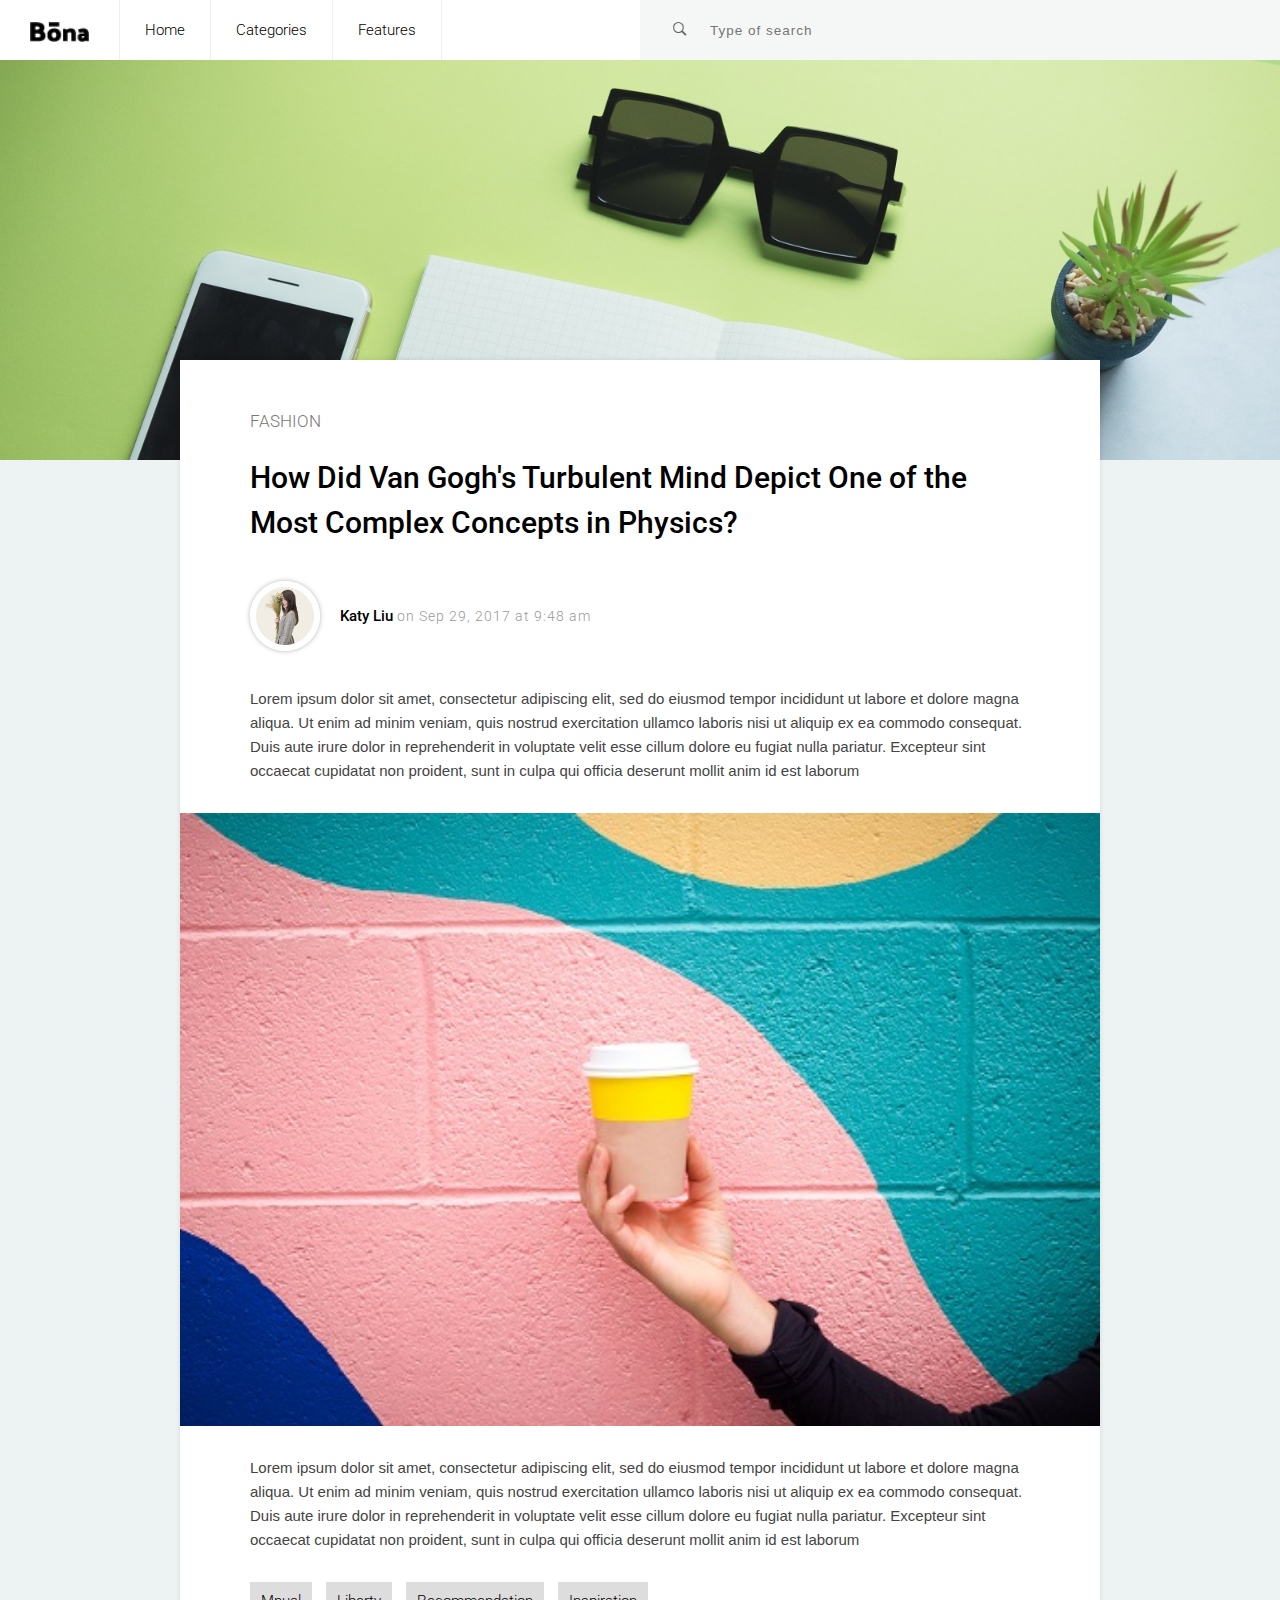
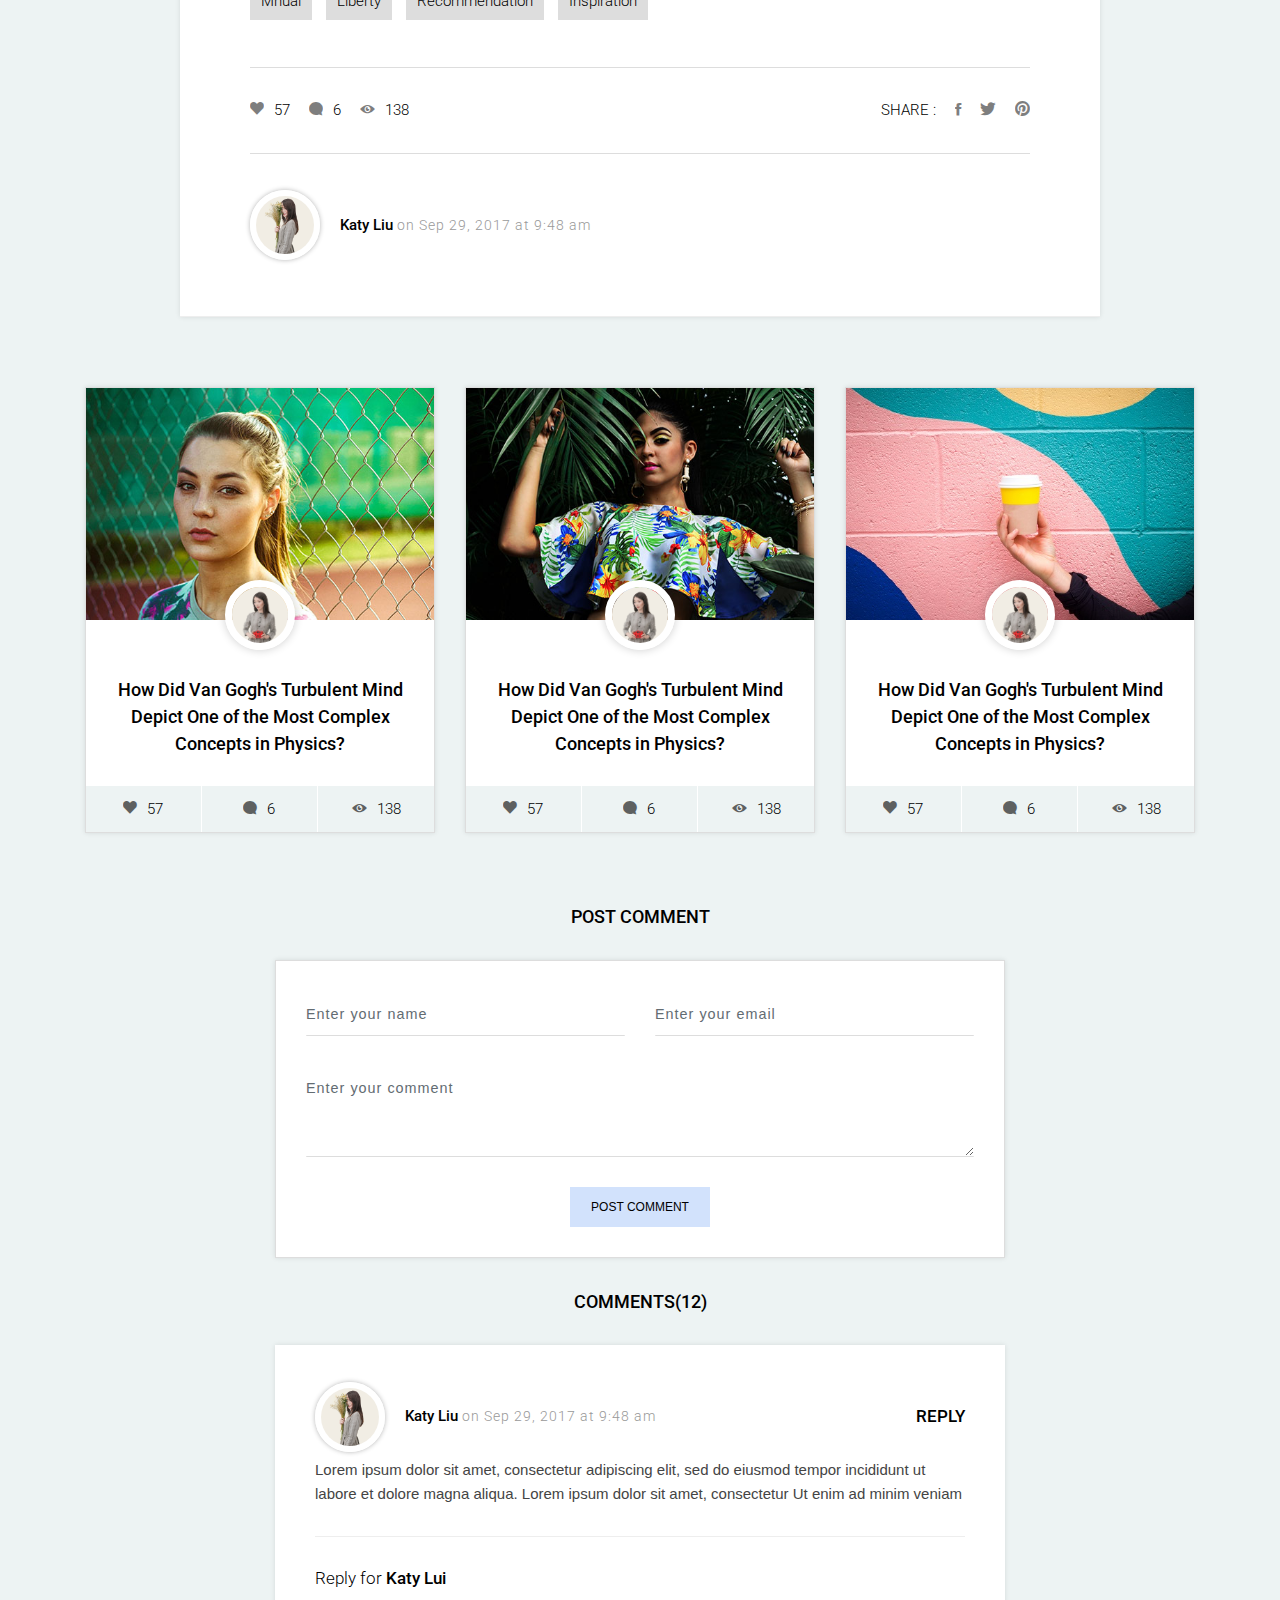
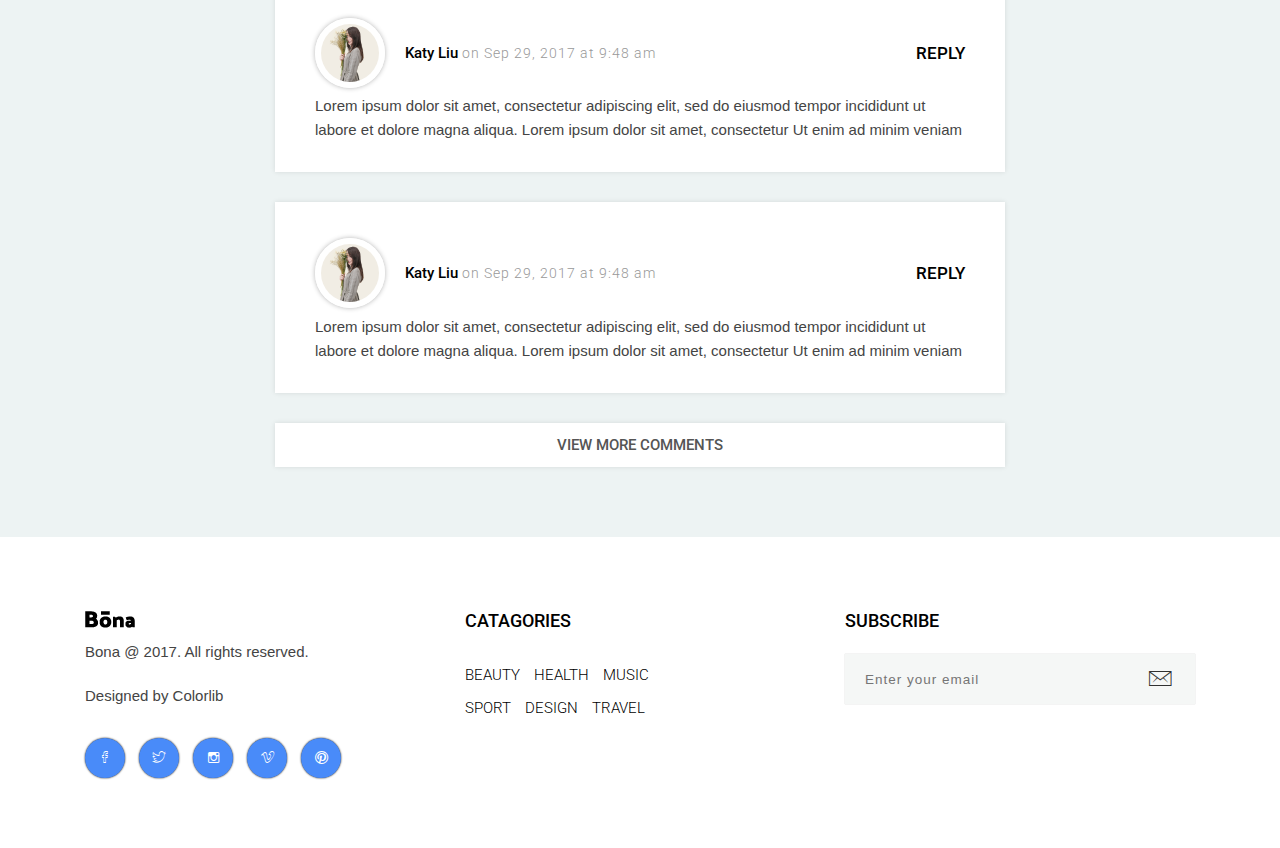
<file: public/bona/single-post-2.html>
<!DOCTYPE HTML>
<html lang="en">
<head>
	<title>TITLE</title>
	<meta http-equiv="X-UA-Compatible" content="IE=edge">
    <meta name="viewport" content="width=device-width, initial-scale=1">
	<meta charset="UTF-8">


	<!-- Font -->

	<link href="https://fonts.googleapis.com/css?family=Roboto:300,400,500" rel="stylesheet">


	<!-- Stylesheets -->

	<link href="common-css/bootstrap.css" rel="stylesheet">

	<link href="common-css/ionicons.css" rel="stylesheet">


	<link href="single-post-2/css/styles.css" rel="stylesheet">

	<link href="single-post-2/css/responsive.css" rel="stylesheet">

</head>
<body >

	<header>
		<div class="container-fluid position-relative no-side-padding">

			<a href="#" class="logo"><img src="images/logo.png" alt="Logo Image"></a>

			<div class="menu-nav-icon" data-nav-menu="#main-menu"><i class="ion-navicon"></i></div>

			<ul class="main-menu visible-on-click" id="main-menu">
				<li><a href="#">Home</a></li>
				<li><a href="#">Categories</a></li>
				<li><a href="#">Features</a></li>
			</ul><!-- main-menu -->

			<div class="src-area">
				<form>
					<button class="src-btn" type="submit"><i class="ion-ios-search-strong"></i></button>
					<input class="src-input" type="text" placeholder="Type of search">
				</form>
			</div>

		</div><!-- conatiner -->
	</header>

	<div class="slider">

	</div><!-- slider -->

	<section class="post-area">
		<div class="container">

			<div class="row">

				<div class="col-lg-1 col-md-0"></div>
				<div class="col-lg-10 col-md-12">

					<div class="main-post">

						<div class="post-top-area">

							<h5 class="pre-title">FASHION</h5>

							<h3 class="title"><a href="#"><b>How Did Van Gogh's Turbulent Mind Depict One of the Most Complex Concepts in Physics?</b></a></h3>

							<div class="post-info">

								<div class="left-area">
									<a class="avatar" href="#"><img src="images/avatar-1-120x120.jpg" alt="Profile Image"></a>
								</div>

								<div class="middle-area">
									<a class="name" href="#"><b>Katy Liu</b></a>
									<h6 class="date">on Sep 29, 2017 at 9:48 am</h6>
								</div>

							</div><!-- post-info -->

							<p class="para">Lorem ipsum dolor sit amet, consectetur adipiscing elit, sed do eiusmod tempor incididunt ut labore et
							dolore magna aliqua. Ut enim ad minim veniam, quis nostrud exercitation ullamco laboris nisi ut aliquip ex
							ea commodo consequat. Duis aute irure dolor in reprehenderit in voluptate velit esse cillum dolore eu fugiat
							nulla pariatur. Excepteur sint
							occaecat cupidatat non proident, sunt in culpa qui officia deserunt mollit anim id est laborum</p>

						</div><!-- post-top-area -->

						<div class="post-image"><img src="images/blog-1-1000x600.jpg" alt="Blog Image"></div>

						<div class="post-bottom-area">

							<p class="para">Lorem ipsum dolor sit amet, consectetur adipiscing elit, sed do eiusmod tempor incididunt ut labore et
							dolore magna aliqua. Ut enim ad minim veniam, quis nostrud exercitation ullamco laboris nisi ut aliquip ex
							ea commodo consequat. Duis aute irure dolor in reprehenderit in voluptate velit esse cillum dolore eu fugiat
							nulla pariatur. Excepteur sint
							occaecat cupidatat non proident, sunt in culpa qui officia deserunt mollit anim id est laborum</p>

							<ul class="tags">
								<li><a href="#">Mnual</a></li>
								<li><a href="#">Liberty</a></li>
								<li><a href="#">Recommendation</a></li>
								<li><a href="#">Inspiration</a></li>
							</ul>

							<div class="post-icons-area">
								<ul class="post-icons">
									<li><a href="#"><i class="ion-heart"></i>57</a></li>
									<li><a href="#"><i class="ion-chatbubble"></i>6</a></li>
									<li><a href="#"><i class="ion-eye"></i>138</a></li>
								</ul>

								<ul class="icons">
									<li>SHARE : </li>
									<li><a href="#"><i class="ion-social-facebook"></i></a></li>
									<li><a href="#"><i class="ion-social-twitter"></i></a></li>
									<li><a href="#"><i class="ion-social-pinterest"></i></a></li>
								</ul>
							</div>

							<div class="post-footer post-info">

								<div class="left-area">
									<a class="avatar" href="#"><img src="images/avatar-1-120x120.jpg" alt="Profile Image"></a>
								</div>

								<div class="middle-area">
									<a class="name" href="#"><b>Katy Liu</b></a>
									<h6 class="date">on Sep 29, 2017 at 9:48 am</h6>
								</div>

							</div><!-- post-info -->

						</div><!-- post-bottom-area -->

					</div><!-- main-post -->
				</div><!-- col-lg-8 col-md-12 -->
			</div><!-- row -->
		</div><!-- container -->
	</section><!-- post-area -->


	<section class="recomended-area section">
		<div class="container">
			<div class="row">

				<div class="col-lg-4 col-md-6">
					<div class="card h-100">
						<div class="single-post post-style-1">

							<div class="blog-image"><img src="images/alex-lambley-205711.jpg" alt="Blog Image"></div>

							<a class="avatar" href="#"><img src="images/icons8-team-355979.jpg" alt="Profile Image"></a>

							<div class="blog-info">

								<h4 class="title"><a href="#"><b>How Did Van Gogh's Turbulent Mind Depict One of the Most Complex
								Concepts in Physics?</b></a></h4>

								<ul class="post-footer">
									<li><a href="#"><i class="ion-heart"></i>57</a></li>
									<li><a href="#"><i class="ion-chatbubble"></i>6</a></li>
									<li><a href="#"><i class="ion-eye"></i>138</a></li>
								</ul>

							</div><!-- blog-info -->
						</div><!-- single-post -->
					</div><!-- card -->
				</div><!-- col-md-6 col-sm-12 -->

				<div class="col-lg-4 col-md-6">
					<div class="card h-100">
						<div class="single-post post-style-1">

							<div class="blog-image"><img src="images/caroline-veronez-165944.jpg" alt="Blog Image"></div>

							<a class="avatar" href="#"><img src="images/icons8-team-355979.jpg" alt="Profile Image"></a>

							<div class="blog-info">
								<h4 class="title"><a href="#"><b>How Did Van Gogh's Turbulent Mind Depict One of the Most Complex
									Concepts in Physics?</b></a></h4>

								<ul class="post-footer">
									<li><a href="#"><i class="ion-heart"></i>57</a></li>
									<li><a href="#"><i class="ion-chatbubble"></i>6</a></li>
									<li><a href="#"><i class="ion-eye"></i>138</a></li>
								</ul>
							</div><!-- blog-info -->

						</div><!-- single-post -->

					</div><!-- card -->
				</div><!-- col-md-6 col-sm-12 -->

				<div class="col-lg-4 col-md-6">
					<div class="card h-100">
						<div class="single-post post-style-1">

							<div class="blog-image"><img src="images/marion-michele-330691.jpg" alt="Blog Image"></div>

							<a class="avatar" href="#"><img src="images/icons8-team-355979.jpg" alt="Profile Image"></a>

							<div class="blog-info">
								<h4 class="title"><a href="#"><b>How Did Van Gogh's Turbulent Mind Depict One of the Most Complex
									Concepts in Physics?</b></a></h4>

								<ul class="post-footer">
									<li><a href="#"><i class="ion-heart"></i>57</a></li>
									<li><a href="#"><i class="ion-chatbubble"></i>6</a></li>
									<li><a href="#"><i class="ion-eye"></i>138</a></li>
								</ul>
							</div><!-- blog-info -->

						</div><!-- single-post -->

					</div><!-- card -->
				</div><!-- col-md-6 col-sm-12 -->

			</div><!-- row -->

		</div><!-- container -->
	</section>

	<section class="comment-section center-text">
		<div class="container">
			<h4><b>POST COMMENT</b></h4>
			<div class="row">

				<div class="col-lg-2 col-md-0"></div>

				<div class="col-lg-8 col-md-12">
					<div class="comment-form">
						<form method="post">
							<div class="row">

								<div class="col-sm-6">
									<input type="text" aria-required="true" name="contact-form-name" class="form-control"
										placeholder="Enter your name" aria-invalid="true" required >
								</div><!-- col-sm-6 -->
								<div class="col-sm-6">
									<input type="email" aria-required="true" name="contact-form-email" class="form-control"
										placeholder="Enter your email" aria-invalid="true" required>
								</div><!-- col-sm-6 -->

								<div class="col-sm-12">
									<textarea name="contact-form-message" rows="2" class="text-area-messge form-control"
										placeholder="Enter your comment" aria-required="true" aria-invalid="false"></textarea >
								</div><!-- col-sm-12 -->
								<div class="col-sm-12">
									<button class="submit-btn" type="submit" id="form-submit"><b>POST COMMENT</b></button>
								</div><!-- col-sm-12 -->

							</div><!-- row -->
						</form>
					</div><!-- comment-form -->

					<h4><b>COMMENTS(12)</b></h4>

					<div class="commnets-area text-left">

						<div class="comment">

							<div class="post-info">

								<div class="left-area">
									<a class="avatar" href="#"><img src="images/avatar-1-120x120.jpg" alt="Profile Image"></a>
								</div>

								<div class="middle-area">
									<a class="name" href="#"><b>Katy Liu</b></a>
									<h6 class="date">on Sep 29, 2017 at 9:48 am</h6>
								</div>

								<div class="right-area">
									<h5 class="reply-btn" ><a href="#"><b>REPLY</b></a></h5>
								</div>

							</div><!-- post-info -->

							<p>Lorem ipsum dolor sit amet, consectetur adipiscing elit, sed do eiusmod tempor incididunt
								ut labore et dolore magna aliqua. Lorem ipsum dolor sit amet, consectetur
								Ut enim ad minim veniam</p>

						</div>

						<div class="comment">
							<h5 class="reply-for">Reply for <a href="#"><b>Katy Lui</b></a></h5>

							<div class="post-info">

								<div class="left-area">
									<a class="avatar" href="#"><img src="images/avatar-1-120x120.jpg" alt="Profile Image"></a>
								</div>

								<div class="middle-area">
									<a class="name" href="#"><b>Katy Liu</b></a>
									<h6 class="date">on Sep 29, 2017 at 9:48 am</h6>
								</div>

								<div class="right-area">
									<h5 class="reply-btn" ><a href="#"><b>REPLY</b></a></h5>
								</div>

							</div><!-- post-info -->

							<p>Lorem ipsum dolor sit amet, consectetur adipiscing elit, sed do eiusmod tempor incididunt
								ut labore et dolore magna aliqua. Lorem ipsum dolor sit amet, consectetur
								Ut enim ad minim veniam</p>

						</div>

					</div><!-- commnets-area -->

					<div class="commnets-area text-left">

						<div class="comment">

							<div class="post-info">

								<div class="left-area">
									<a class="avatar" href="#"><img src="images/avatar-1-120x120.jpg" alt="Profile Image"></a>
								</div>

								<div class="middle-area">
									<a class="name" href="#"><b>Katy Liu</b></a>
									<h6 class="date">on Sep 29, 2017 at 9:48 am</h6>
								</div>

								<div class="right-area">
									<h5 class="reply-btn" ><a href="#"><b>REPLY</b></a></h5>
								</div>

							</div><!-- post-info -->

							<p>Lorem ipsum dolor sit amet, consectetur adipiscing elit, sed do eiusmod tempor incididunt
								ut labore et dolore magna aliqua. Lorem ipsum dolor sit amet, consectetur
								Ut enim ad minim veniam</p>

						</div>

					</div><!-- commnets-area -->

					<a class="more-comment-btn" href="#"><b>VIEW MORE COMMENTS</a>

				</div><!-- col-lg-8 col-md-12 -->

			</div><!-- row -->

		</div><!-- container -->
	</section>

	<footer>

		<div class="container">
			<div class="row">

				<div class="col-lg-4 col-md-6">
					<div class="footer-section">

						<a class="logo" href="#"><img src="images/logo.png" alt="Logo Image"></a>
						<p class="copyright">Bona @ 2017. All rights reserved.</p>
						<p class="copyright">Designed by <a href="https://colorlib.com" target="_blank">Colorlib</a></p>
						<ul class="icons">
							<li><a href="#"><i class="ion-social-facebook-outline"></i></a></li>
							<li><a href="#"><i class="ion-social-twitter-outline"></i></a></li>
							<li><a href="#"><i class="ion-social-instagram-outline"></i></a></li>
							<li><a href="#"><i class="ion-social-vimeo-outline"></i></a></li>
							<li><a href="#"><i class="ion-social-pinterest-outline"></i></a></li>
						</ul>

					</div><!-- footer-section -->
				</div><!-- col-lg-4 col-md-6 -->

				<div class="col-lg-4 col-md-6">
						<div class="footer-section">
						<h4 class="title"><b>CATAGORIES</b></h4>
						<ul>
							<li><a href="#">BEAUTY</a></li>
							<li><a href="#">HEALTH</a></li>
							<li><a href="#">MUSIC</a></li>
						</ul>
						<ul>
							<li><a href="#">SPORT</a></li>
							<li><a href="#">DESIGN</a></li>
							<li><a href="#">TRAVEL</a></li>
						</ul>
					</div><!-- footer-section -->
				</div><!-- col-lg-4 col-md-6 -->

				<div class="col-lg-4 col-md-6">
					<div class="footer-section">

						<h4 class="title"><b>SUBSCRIBE</b></h4>
						<div class="input-area">
							<form>
								<input class="email-input" type="text" placeholder="Enter your email">
								<button class="submit-btn" type="submit"><i class="icon ion-ios-email-outline"></i></button>
							</form>
						</div>

					</div><!-- footer-section -->
				</div><!-- col-lg-4 col-md-6 -->

			</div><!-- row -->
		</div><!-- container -->
	</footer>


	<!-- SCIPTS -->

	<script src="common-js/jquery-3.1.1.min.js"></script>

	<script src="common-js/tether.min.js"></script>

	<script src="common-js/bootstrap.js"></script>

	<script src="common-js/scripts.js"></script>

</body>
</html>
</file>
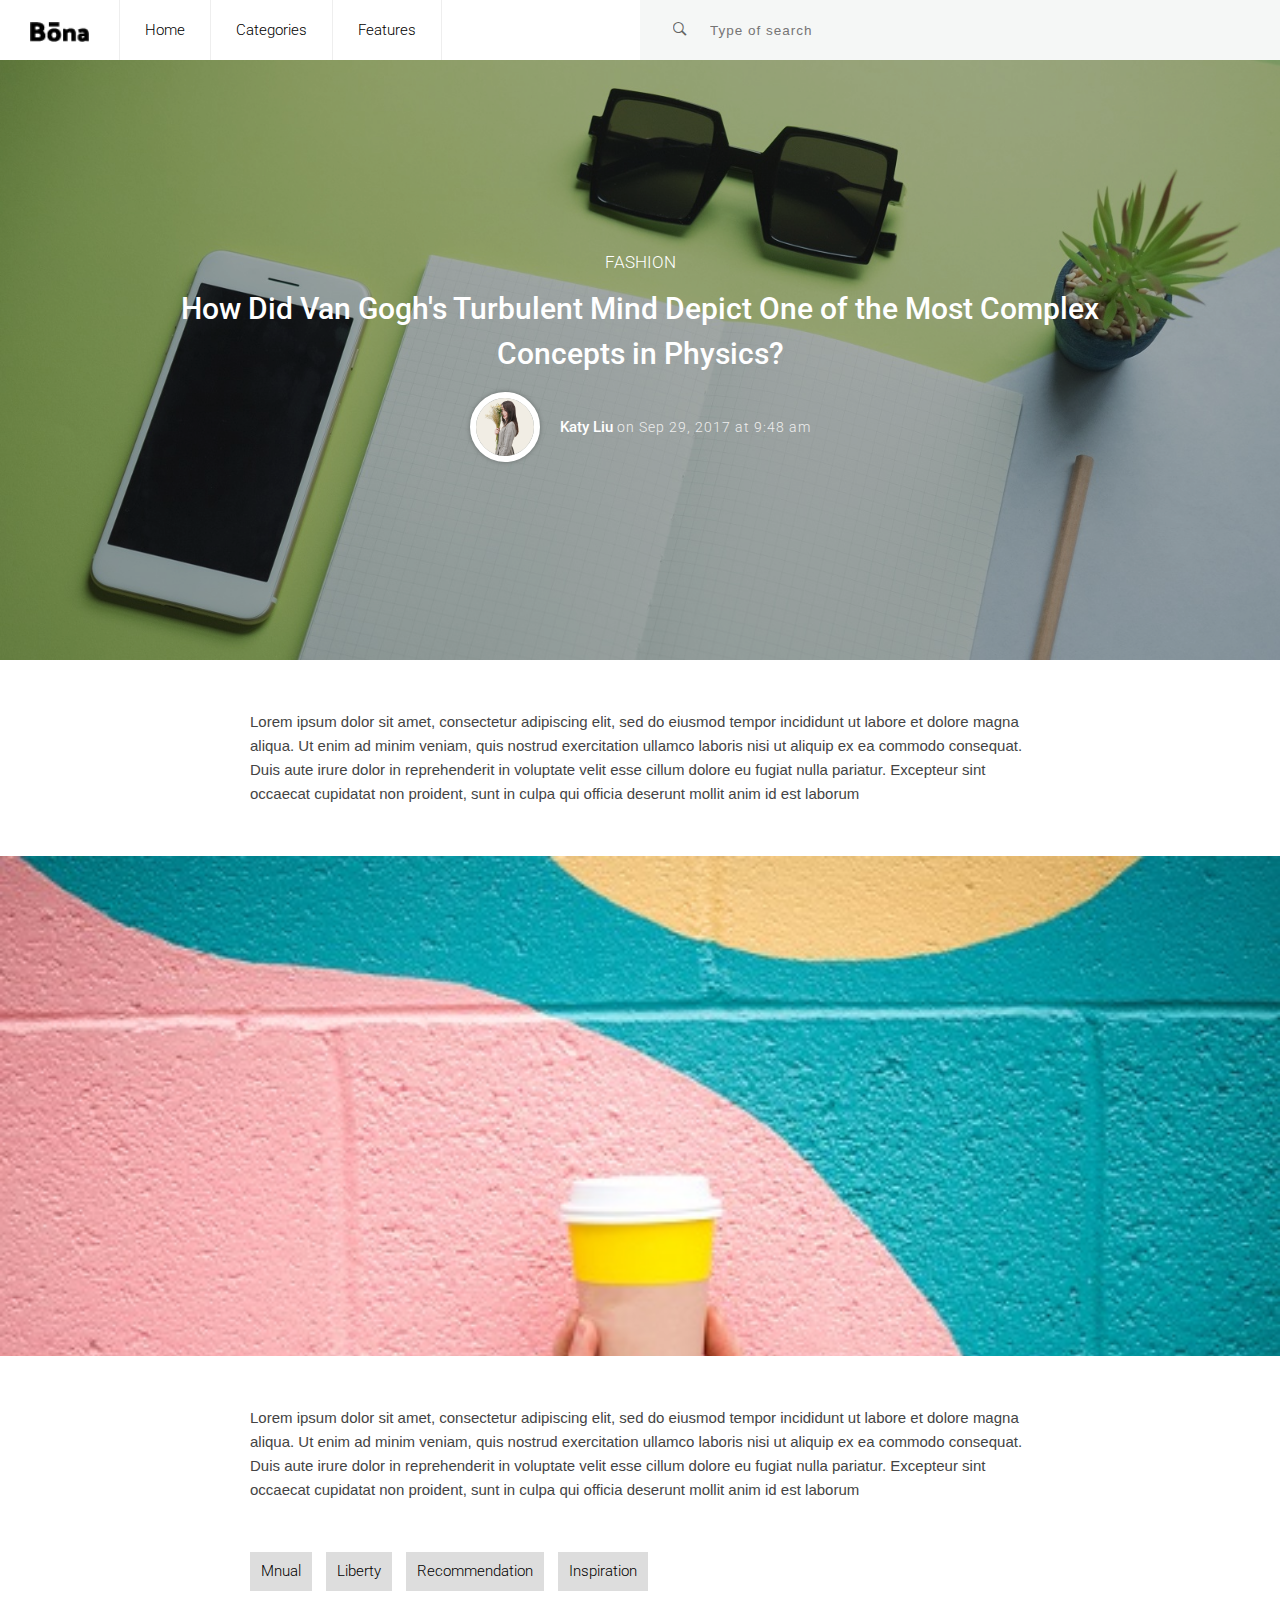
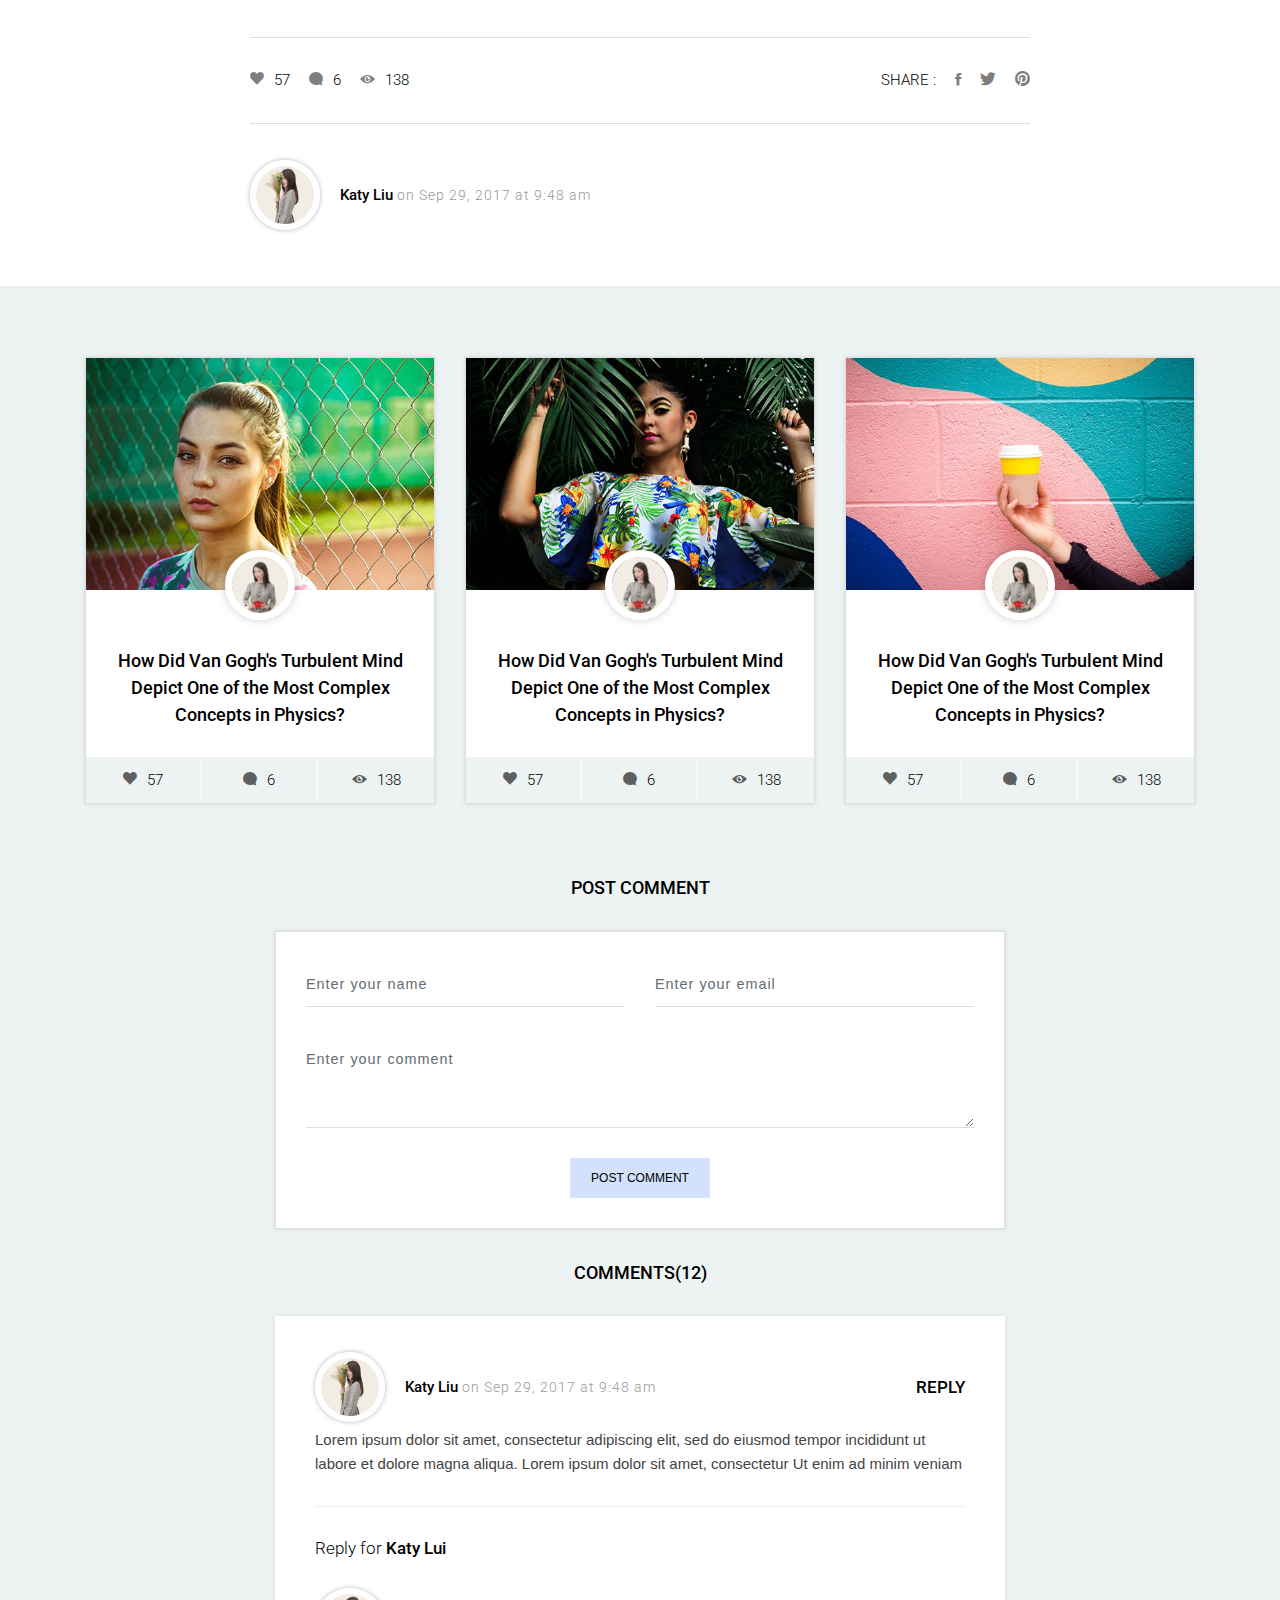
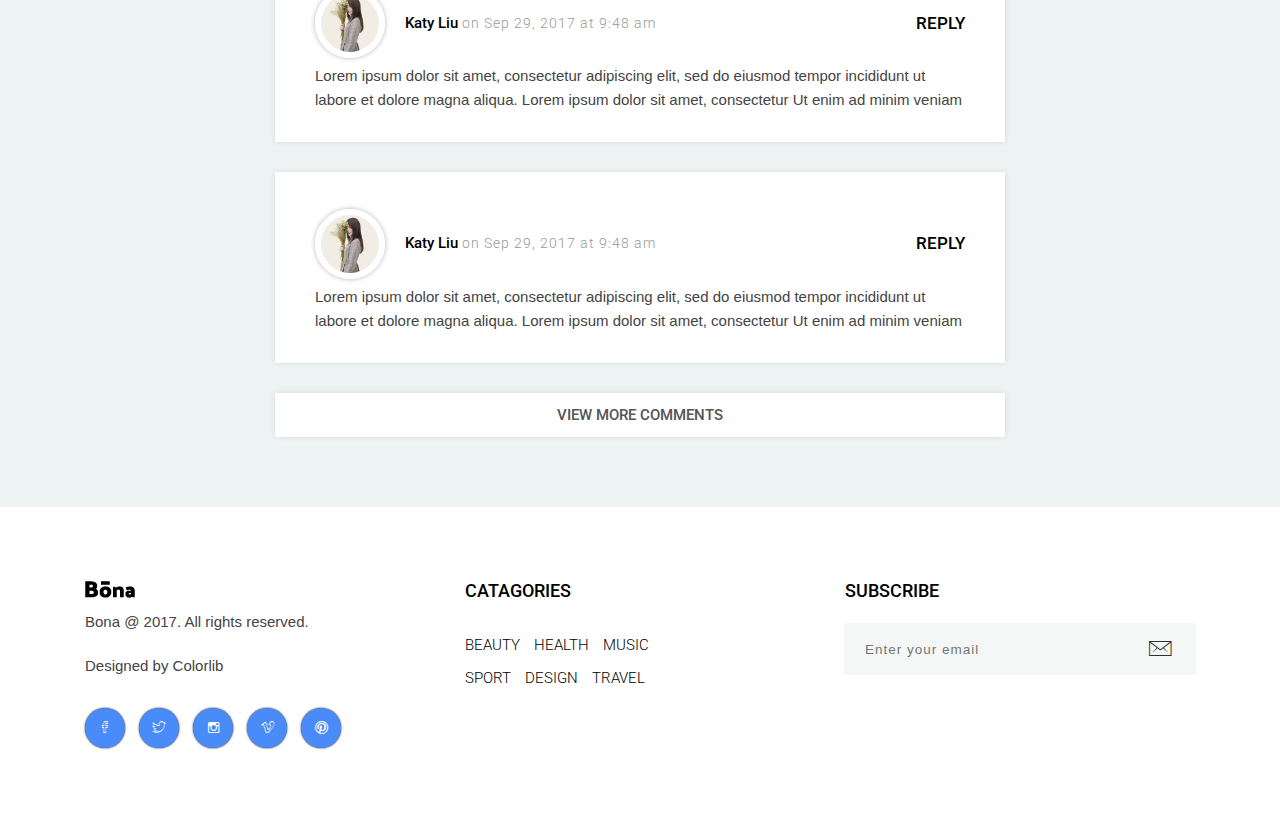
<file: public/bona/single-post-3.html>
<!DOCTYPE HTML>
<html lang="en">
<head>
	<title>TITLE</title>
	<meta http-equiv="X-UA-Compatible" content="IE=edge">
    <meta name="viewport" content="width=device-width, initial-scale=1">
	<meta charset="UTF-8">


	<!-- Font -->

	<link href="https://fonts.googleapis.com/css?family=Roboto:300,400,500" rel="stylesheet">


	<!-- Stylesheets -->

	<link href="common-css/bootstrap.css" rel="stylesheet">

	<link href="common-css/ionicons.css" rel="stylesheet">


	<link href="single-post-3/css/styles.css" rel="stylesheet">

	<link href="single-post-3/css/responsive.css" rel="stylesheet">

</head>
<body >

	<header>
		<div class="container-fluid position-relative no-side-padding">

			<a href="#" class="logo"><img src="images/logo.png" alt="Logo Image"></a>

			<div class="menu-nav-icon" data-nav-menu="#main-menu"><i class="ion-navicon"></i></div>

			<ul class="main-menu visible-on-click" id="main-menu">
				<li><a href="#">Home</a></li>
				<li><a href="#">Categories</a></li>
				<li><a href="#">Features</a></li>
			</ul><!-- main-menu -->

			<div class="src-area">
				<form>
					<button class="src-btn" type="submit"><i class="ion-ios-search-strong"></i></button>
					<input class="src-input" type="text" placeholder="Type of search">
				</form>
			</div>

		</div><!-- conatiner -->
	</header>

	<div class="slider center-text">
		<div class="container height-100">
			<div class="row height-100">

				<div class="col-lg-1 hidden-md-down"></div>

				<div class="col-lg-10 col-md-12">
					<div class="display-table">
						<div class="display-table-cell">
							<h5 class="pre-title">FASHION</h5>

							<h3 class="title"><a href="#"><b>How Did Van Gogh's Turbulent Mind Depict One of the Most Complex Concepts in Physics?</b></a></h3>

							<div class="post-info">

								<div class="left-area">
									<a class="avatar" href="#"><img src="images/avatar-1-120x120.jpg" alt="Profile Image"></a>
								</div>

								<div class="middle-area">
									<a class="name" href="#"><b>Katy Liu</b></a>
									<h6 class="date">on Sep 29, 2017 at 9:48 am</h6>
								</div>

							</div><!-- post-info -->

						</div><!-- display-table-cell -->
					</div><!-- display-table -->

				</div><!-- col-lg-10 -->
			</div><!-- row -->
		</div><!-- conatiner -->
	</div><!-- slider -->

	<section class="post-area">
		<div class="container">
			<div class="row">

				<div class="col-md-1"></div>
				<div class="col-md-10">

					<div class="main-post">

						<div class="post-top-area">

							<p class="para">Lorem ipsum dolor sit amet, consectetur adipiscing elit, sed do eiusmod tempor incididunt ut labore et
							dolore magna aliqua. Ut enim ad minim veniam, quis nostrud exercitation ullamco laboris nisi ut aliquip ex
							ea commodo consequat. Duis aute irure dolor in reprehenderit in voluptate velit esse cillum dolore eu fugiat
							nulla pariatur. Excepteur sint
							occaecat cupidatat non proident, sunt in culpa qui officia deserunt mollit anim id est laborum</p>

						</div><!-- post-top-area -->

					</div><!-- main-post -->
				</div><!-- col-lg-8 -->

			</div><!-- row -->
		</div><!-- container -->

		<div class="post-image"><img src="images/blog-1-1000x600.jpg" alt="Blog Image"></div>

		<div class="container">
			<div class="row">

				<div class="col-md-1"></div>
				<div class="col-md-10">

					<div class="main-post">

						<div class="post-bottom-area">

							<p class="para">Lorem ipsum dolor sit amet, consectetur adipiscing elit, sed do eiusmod tempor incididunt ut labore et
							dolore magna aliqua. Ut enim ad minim veniam, quis nostrud exercitation ullamco laboris nisi ut aliquip ex
							ea commodo consequat. Duis aute irure dolor in reprehenderit in voluptate velit esse cillum dolore eu fugiat
							nulla pariatur. Excepteur sint
							occaecat cupidatat non proident, sunt in culpa qui officia deserunt mollit anim id est laborum</p>

							<ul class="tags">
								<li><a href="#">Mnual</a></li>
								<li><a href="#">Liberty</a></li>
								<li><a href="#">Recommendation</a></li>
								<li><a href="#">Inspiration</a></li>
							</ul>

							<div class="post-icons-area">
								<ul class="post-icons">
									<li><a href="#"><i class="ion-heart"></i>57</a></li>
									<li><a href="#"><i class="ion-chatbubble"></i>6</a></li>
									<li><a href="#"><i class="ion-eye"></i>138</a></li>
								</ul>

								<ul class="icons">
									<li>SHARE : </li>
									<li><a href="#"><i class="ion-social-facebook"></i></a></li>
									<li><a href="#"><i class="ion-social-twitter"></i></a></li>
									<li><a href="#"><i class="ion-social-pinterest"></i></a></li>
								</ul>
							</div>

							<div class="post-footer post-info">

								<div class="left-area">
									<a class="avatar" href="#"><img src="images/avatar-1-120x120.jpg" alt="Profile Image"></a>
								</div>

								<div class="middle-area">
									<a class="name" href="#"><b>Katy Liu</b></a>
									<h6 class="date">on Sep 29, 2017 at 9:48 am</h6>
								</div>

							</div><!-- post-info -->

						</div><!-- post-bottom-area -->

					</div><!-- main-post -->
				</div><!-- col-md-10 -->
			</div><!-- row -->
		</div><!-- container -->

	</section><!-- post-area -->


	<section class="recomended-area section">
		<div class="container">
			<div class="row">

				<div class="col-lg-4 col-md-6">
					<div class="card h-100">
						<div class="single-post post-style-1">

							<div class="blog-image"><img src="images/alex-lambley-205711.jpg" alt="Blog Image"></div>

							<a class="avatar" href="#"><img src="images/icons8-team-355979.jpg" alt="Profile Image"></a>

							<div class="blog-info">

								<h4 class="title"><a href="#"><b>How Did Van Gogh's Turbulent Mind Depict One of the Most Complex
								Concepts in Physics?</b></a></h4>

								<ul class="post-footer">
									<li><a href="#"><i class="ion-heart"></i>57</a></li>
									<li><a href="#"><i class="ion-chatbubble"></i>6</a></li>
									<li><a href="#"><i class="ion-eye"></i>138</a></li>
								</ul>

							</div><!-- blog-info -->
						</div><!-- single-post -->
					</div><!-- card -->
				</div><!-- col-md-6 col-sm-12 -->

				<div class="col-lg-4 col-md-6">
					<div class="card h-100">
						<div class="single-post post-style-1">

							<div class="blog-image"><img src="images/caroline-veronez-165944.jpg" alt="Blog Image"></div>

							<a class="avatar" href="#"><img src="images/icons8-team-355979.jpg" alt="Profile Image"></a>

							<div class="blog-info">
								<h4 class="title"><a href="#"><b>How Did Van Gogh's Turbulent Mind Depict One of the Most Complex
									Concepts in Physics?</b></a></h4>

								<ul class="post-footer">
									<li><a href="#"><i class="ion-heart"></i>57</a></li>
									<li><a href="#"><i class="ion-chatbubble"></i>6</a></li>
									<li><a href="#"><i class="ion-eye"></i>138</a></li>
								</ul>
							</div><!-- blog-info -->

						</div><!-- single-post -->

					</div><!-- card -->
				</div><!-- col-md-6 col-sm-12 -->

				<div class="col-lg-4 col-md-6">
					<div class="card h-100">
						<div class="single-post post-style-1">

							<div class="blog-image"><img src="images/marion-michele-330691.jpg" alt="Blog Image"></div>

							<a class="avatar" href="#"><img src="images/icons8-team-355979.jpg" alt="Profile Image"></a>

							<div class="blog-info">
								<h4 class="title"><a href="#"><b>How Did Van Gogh's Turbulent Mind Depict One of the Most Complex
									Concepts in Physics?</b></a></h4>

								<ul class="post-footer">
									<li><a href="#"><i class="ion-heart"></i>57</a></li>
									<li><a href="#"><i class="ion-chatbubble"></i>6</a></li>
									<li><a href="#"><i class="ion-eye"></i>138</a></li>
								</ul>
							</div><!-- blog-info -->

						</div><!-- single-post -->

					</div><!-- card -->
				</div><!-- col-md-6 col-sm-12 -->

			</div><!-- row -->

		</div><!-- container -->
	</section>

	<section class="comment-section center-text">
		<div class="container">
			<h4><b>POST COMMENT</b></h4>
			<div class="row">

				<div class="col-lg-2 col-md-0"></div>

				<div class="col-lg-8 col-md-12">
					<div class="comment-form">
						<form method="post">
							<div class="row">

								<div class="col-sm-6">
									<input type="text" aria-required="true" name="contact-form-name" class="form-control"
										placeholder="Enter your name" aria-invalid="true" required >
								</div><!-- col-sm-6 -->
								<div class="col-sm-6">
									<input type="email" aria-required="true" name="contact-form-email" class="form-control"
										placeholder="Enter your email" aria-invalid="true" required>
								</div><!-- col-sm-6 -->

								<div class="col-sm-12">
									<textarea name="contact-form-message" rows="2" class="text-area-messge form-control"
										placeholder="Enter your comment" aria-required="true" aria-invalid="false"></textarea >
								</div><!-- col-sm-12 -->
								<div class="col-sm-12">
									<button class="submit-btn" type="submit" id="form-submit"><b>POST COMMENT</b></button>
								</div><!-- col-sm-12 -->

							</div><!-- row -->
						</form>
					</div><!-- comment-form -->

					<h4><b>COMMENTS(12)</b></h4>

					<div class="commnets-area text-left">

						<div class="comment">

							<div class="post-info">

								<div class="left-area">
									<a class="avatar" href="#"><img src="images/avatar-1-120x120.jpg" alt="Profile Image"></a>
								</div>

								<div class="middle-area">
									<a class="name" href="#"><b>Katy Liu</b></a>
									<h6 class="date">on Sep 29, 2017 at 9:48 am</h6>
								</div>

								<div class="right-area">
									<h5 class="reply-btn" ><a href="#"><b>REPLY</b></a></h5>
								</div>

							</div><!-- post-info -->

							<p>Lorem ipsum dolor sit amet, consectetur adipiscing elit, sed do eiusmod tempor incididunt
								ut labore et dolore magna aliqua. Lorem ipsum dolor sit amet, consectetur
								Ut enim ad minim veniam</p>

						</div>

						<div class="comment">
							<h5 class="reply-for">Reply for <a href="#"><b>Katy Lui</b></a></h5>

							<div class="post-info">

								<div class="left-area">
									<a class="avatar" href="#"><img src="images/avatar-1-120x120.jpg" alt="Profile Image"></a>
								</div>

								<div class="middle-area">
									<a class="name" href="#"><b>Katy Liu</b></a>
									<h6 class="date">on Sep 29, 2017 at 9:48 am</h6>
								</div>

								<div class="right-area">
									<h5 class="reply-btn" ><a href="#"><b>REPLY</b></a></h5>
								</div>

							</div><!-- post-info -->

							<p>Lorem ipsum dolor sit amet, consectetur adipiscing elit, sed do eiusmod tempor incididunt
								ut labore et dolore magna aliqua. Lorem ipsum dolor sit amet, consectetur
								Ut enim ad minim veniam</p>

						</div>

					</div><!-- commnets-area -->

					<div class="commnets-area text-left">

						<div class="comment">

							<div class="post-info">

								<div class="left-area">
									<a class="avatar" href="#"><img src="images/avatar-1-120x120.jpg" alt="Profile Image"></a>
								</div>

								<div class="middle-area">
									<a class="name" href="#"><b>Katy Liu</b></a>
									<h6 class="date">on Sep 29, 2017 at 9:48 am</h6>
								</div>

								<div class="right-area">
									<h5 class="reply-btn" ><a href="#"><b>REPLY</b></a></h5>
								</div>

							</div><!-- post-info -->

							<p>Lorem ipsum dolor sit amet, consectetur adipiscing elit, sed do eiusmod tempor incididunt
								ut labore et dolore magna aliqua. Lorem ipsum dolor sit amet, consectetur
								Ut enim ad minim veniam</p>

						</div>

					</div><!-- commnets-area -->

					<a class="more-comment-btn" href="#"><b>VIEW MORE COMMENTS</a>

				</div><!-- col-lg-8 col-md-12 -->

			</div><!-- row -->

		</div><!-- container -->
	</section>

	<footer>

		<div class="container">
			<div class="row">

				<div class="col-lg-4 col-md-6">
					<div class="footer-section">

						<a class="logo" href="#"><img src="images/logo.png" alt="Logo Image"></a>
						<p class="copyright">Bona @ 2017. All rights reserved.</p>
						<p class="copyright">Designed by <a href="https://colorlib.com" target="_blank">Colorlib</a></p>
						<ul class="icons">
							<li><a href="#"><i class="ion-social-facebook-outline"></i></a></li>
							<li><a href="#"><i class="ion-social-twitter-outline"></i></a></li>
							<li><a href="#"><i class="ion-social-instagram-outline"></i></a></li>
							<li><a href="#"><i class="ion-social-vimeo-outline"></i></a></li>
							<li><a href="#"><i class="ion-social-pinterest-outline"></i></a></li>
						</ul>

					</div><!-- footer-section -->
				</div><!-- col-lg-4 col-md-6 -->

				<div class="col-lg-4 col-md-6">
						<div class="footer-section">
						<h4 class="title"><b>CATAGORIES</b></h4>
						<ul>
							<li><a href="#">BEAUTY</a></li>
							<li><a href="#">HEALTH</a></li>
							<li><a href="#">MUSIC</a></li>
						</ul>
						<ul>
							<li><a href="#">SPORT</a></li>
							<li><a href="#">DESIGN</a></li>
							<li><a href="#">TRAVEL</a></li>
						</ul>
					</div><!-- footer-section -->
				</div><!-- col-lg-4 col-md-6 -->

				<div class="col-lg-4 col-md-6">
					<div class="footer-section">

						<h4 class="title"><b>SUBSCRIBE</b></h4>
						<div class="input-area">
							<form>
								<input class="email-input" type="text" placeholder="Enter your email">
								<button class="submit-btn" type="submit"><i class="icon ion-ios-email-outline"></i></button>
							</form>
						</div>

					</div><!-- footer-section -->
				</div><!-- col-lg-4 col-md-6 -->

			</div><!-- row -->
		</div><!-- container -->
	</footer>


	<!-- SCIPTS -->

	<script src="common-js/jquery-3.1.1.min.js"></script>

	<script src="common-js/tether.min.js"></script>

	<script src="common-js/bootstrap.js"></script>

	<script src="common-js/scripts.js"></script>

</body>
</html>
</file>
<file: css/style.css>
html,
body {
    padding: 0;
    margin: 0;
    background: #fff;
    letter-spacing: 1px;
font-family: 'Montserrat', sans-serif;
}

body a {
    outline: none;
    transition: 0.5s all;
    -webkit-transition: 0.5s all;
    -moz-transition: 0.5s all;
    -o-transition: 0.5s all;
    -ms-transition: 0.5s all;
    text-decoration: none;
}

body a:hover {
    text-decoration: none;
}

body a:focus,
a:hover {
    text-decoration: none;
}

input[type="button"],
input[type="submit"] {
    transition: 0.5s all;
    -webkit-transition: 0.5s all;
    -moz-transition: 0.5s all;
    -o-transition: 0.5s all;
    -ms-transition: 0.5s all;
    letter-spacing: 1px;
   font-family: 'Montserrat', sans-serif;
}
select,input[type="email"],input[type="text"],input[type=password],
input[type="button"],input[type="submit"],textarea{
   font-family: 'Montserrat', sans-serif;
	transition:0.5s all;
	-webkit-transition:0.5s all;
	-moz-transition:0.5s all;
	-o-transition:0.5s all;
	-ms-transition:0.5s all;
	letter-spacing: 1px;
	
}
h1,
h2,
h3,
h4,
h5,
h6 {
    margin: 0;
    padding: 0;
    font-family: 'Montserrat', sans-serif;
    letter-spacing: 1px;
}

p {
    margin: 0;
    padding: 0;
    letter-spacing: 1px;
    font-family: 'Montserrat', sans-serif;
}


ul {
    margin: 0;
    padding: 0;
	list-style-type: none;
}

/*-- //Reset-Code --*/
.about,.services,.team,.contact,.news,.testimonials{
    padding: 5em 0;
}

.title {
    font-size:48px;
    text-align: center;
    color: #000;
    margin-bottom: 37px;  
    letter-spacing: 3px;
    font-weight: 600;
}
.clr {
    color: #fff;
}
/*-- header --*/ 
/*-- nav --*/
.navbar-default {
    background: none;
    border: none;
}
.navbar {
    margin-bottom: 0;
}
.navbar-collapse {
    padding: 0;
}
.navbar-right {
    margin-right: 0;
}
.navbar-default .navbar-nav > .active > a,
 .navbar-default .navbar-nav > .active > a:hover,
 .navbar-default .navbar-nav > .active > a:focus {
    color:#f3901b ;
    background:rgba(255, 255, 255, 0);
}
.navbar-default .navbar-nav > .active > a:before{
	background: #ff2d37;
	transform: translateX(0);
	-webkit-transform: translateX(0);
	-moz-transform: translateX(0);
	-o-transform: translateX(0);
	-ms-transform: translateX(0);
}
.navbar-default .navbar-nav > li > a {
	  color:#fff;
    letter-spacing: 2px;
    padding: 5px 6px;
    margin: 0 8px;
    font-size: 14px;
}
.navbar-nav > li > a {
    text-transform: uppercase;
}
.navbar-default .navbar-nav > li > a:hover,.navbar-default .navbar-nav > li > a:focus {
    color:#f3901b;
}
nav.navbar.navbar-default {
    background: none;
       padding:2em 4em 1em;
}
.navbar-default .navbar-nav > .open > a, .navbar-default .navbar-nav > .open > a:hover, .navbar-default .navbar-nav > .open > a:focus {
       color: #262c38;
    background: none;
}
.navbar-nav {
    margin-top: 12px;
}
/*.navbar-default .navbar-nav > li > a {
  */
.navbar-default .navbar-nav  > .active.open > a:focus {
	background:transparent;
	color: #fff;
}
a.navbar-brand {
    padding: 0;
    font-size: 1em;
    font-weight: 400;
    letter-spacing: 1px;
    text-shadow: 2px 2px 0px rgba(74, 76, 76, 0.13);
	line-height: inherit;
}
h1 a.navbar-brand {
	padding-top: 6px;
    font-size: 37px;
    color: #f3901b !important;
    text-transform: uppercase;
    font-weight: 400;
    letter-spacing: 2px;
}
/*.navbar-default .navbar-brand {
    color: #131212;
	font-size:50px;
}*/
a.navbar-brand i{
	color:#ff2d37;
}
/*-- //nav --*/

/*-- //header --*/ 
.header-outs{   background: url('/images/b1.jpg');
background-repeat: no-repeat;
    background-position: center;
-webkit-background-size: cover;
    -moz-background-size: cover;
    -o-background-size: cover;
    -ms-background-size: cover;
    min-height: 800px;
}
.rslides {
  position: relative;
  list-style: none;
  overflow: hidden;
  width: 100%;
  padding: 0;
  margin: 0;
  }

.rslides li {
  -webkit-backface-visibility: hidden;
  position: absolute;
  display: none;
  width: 100%;
  left: 0;
  top: 0;
  }

.rslides li:first-child {
  position: relative;
  display: block;
  float: left;
  }

.rslides img {
  display: block;
  height: auto;
  float: left;
  width: 100%;
  border: 0;
  }
/*-- //banner Slider --*/
.rslides {
  margin: 0 auto 40px;
  }

#slider2,
#slider3 {
  box-shadow: none;
  -moz-box-shadow: none;
  -webkit-box-shadow: none;
  margin: 0 auto;
  }

.rslides_tabs {
  list-style: none;
  padding: 0;
  background: rgba(0,0,0,.25);
  box-shadow: 0 0 1px rgba(255,255,255,.3), inset 0 0 5px rgba(0,0,0,1.0);
  -moz-box-shadow: 0 0 1px rgba(255,255,255,.3), inset 0 0 5px rgba(0,0,0,1.0);
  -webkit-box-shadow: 0 0 1px rgba(255,255,255,.3), inset 0 0 5px rgba(0,0,0,1.0);
  font-size: 18px;
  list-style: none;
  margin: 0 auto 50px;
  max-width: 540px;
  padding: 10px 0;
  text-align: center;
  width: 100%;
  }

.rslides_tabs li {
  display: inline;
  float: none;
  margin-right: 1px;
  }

.rslides_tabs a {
  width: auto;
  line-height: 20px;
  padding: 9px 20px;
  height: auto;
  background: transparent;
  display: inline;
  }

.rslides_tabs li:first-child {
  margin-left: 0;
  }

.rslides_tabs .rslides_here a {
  background: rgba(255,255,255,.1);
  color: #fff;
  font-weight: bold;
  }

a {
  color: #fff;
  text-decoration: none;
  }

/* Callback example */
/*.events {
  list-style: none;
  }*/

.callbacks_container {
  position: relative;
  float: left;
  width: 100%;
  }

.callbacks {
  position: relative;
  list-style: none;
  overflow: hidden;
  width: 100%;
  padding: 0;
  margin: 0;
  }

.callbacks li {
  position: absolute;
  width: 100%;
  left: 0;
  top: 0;
  }

.callbacks img {
  display: block;
  position: relative;
  z-index: 1;
  height: auto;
  width: 100%;
  border: 0;
  }

/*.callbacks .caption {
  display: block;
  position: absolute;
  z-index: 2;
  font-size: 20px;
  text-shadow: none;
  color: #fff;
  background: #000;
  background: rgba(0,0,0, .8);
  left: 0;
  right: 0;
  bottom: 0;
  padding: 10px 20px;
  margin: 0;
  max-width: none;
  }*/
.slider-info {
    padding: 15em 0 0;
    width: 100%;
}
 .slider-info h4{
	 font-weight:400;
    color: #fff;
    font-size: 5em;
    letter-spacing: 3px;
}
.slider-info p {
    font-size: 16px;
    letter-spacing: 2px;
      padding: 1em 27em 2.5em 0em;
    color: #fff;
    line-height: 29px;
}
.outs_more-buttn a {
    font-size: 14px;
    color: #fff;
    text-decoration: none;
    display: inline-block;
    border-radius: 20px;
    letter-spacing: 2px;
   background:rgba(255, 255, 255, 0.17);
    outline: none;
    padding: 10px 22px;
    border:none;
}
.outs_more-buttn a:hover {
    background:#fff;
    color: #000;
}
span.home-banner{
    color: #9e0022;
	font-weight:100;
}
.paw-banner{
    font-size: 15px;
    color: #fff;
}
.callbacks_nav {
  position: absolute;
  -webkit-tap-highlight-color: rgba(0,0,0,0);
  top: 80%;
  left: 0;
  opacity: 0.7;
  z-index: 3;
  text-indent: -9999px;
  overflow: hidden;
  text-decoration: none;
    height: 53px;
    width: 53px;
  background:rgba(230, 230, 230, 0) url("../images/left-arrow.png") no-repeat left top;
  margin-top: -45px;
  }

.callbacks_nav:active {
  opacity: 1.0;
  }

.callbacks_nav.next {
  left: auto;
   background:rgba(230, 230, 230, 0)  url("../images/right-arrow.png") no-repeat 0px 0px;
  background-position: right top;
  right: 0;
  }
.callbacks_nav ,
.callbacks_nav.next {
background-size:40px;
}
/*#slider3-pager a {
  display: inline-block;
}

#slider3-pager img {
  float: left;
}

#slider3-pager .rslides_here a {
  background: transparent;
  box-shadow: 0 0 0 2px #666;
}

#slider3-pager a {
  padding: 0;
}--*/
/*--//banner-- */
/*--top-modal--*/
.modal img {    width: 100%;
}
.out-info p {
    font-size: 14px;
    color: #000;
    padding: 16px;
    line-height: 27px;
}
h4.modal-title{ 
   font-size: 32px;
    color:#d85f57;
    letter-spacing: 2px;
    text-align: center;}
/*--//top-modal--*/
/*--About-- */
.aboutright{margin-bottom:2em;}
.about-jst-right p {
    font-size: 16px;
    color: #5f5656;
    letter-spacing: 1px;
    margin-right: 45px;
    line-height: 27px;
}
.about-jst-right p:nth-child(1) {
    padding-bottom: 13px;
}
.aboutright h4 {
    font-size: 38px;
    letter-spacing: 2px;
    font-weight: 600;
	color:#000;
}
.aboutdown {
	    position: relative;
}
.pos-top h4 {
    font-size: 19px;
	font-weight: 600;
    color:#f3901b;
    letter-spacing: 2px;
    padding-bottom: 14px;
	text-transform: uppercase;
}
.jst-right {
    position: absolute;
    left: -76px;
    top: -163px;
    width: 64%;
    background: rgba(0, 0, 0, 0.8);
    padding: 4em 3em;
    z-index: 9;
    text-align: center;
}
.pos-top:nth-child(2) {
    margin-top: 24px;
}
.pos-top p {
    font-size: 14px;
    color: #cacaca;
    letter-spacing: 1px;
    line-height: 28px;
}
.aboutdown1 {
    text-align: right;
}
.aboutdown1 img {
    display: inline-block;
}
.imgflex ,.imgflex1{
    padding: 0px;
}
/*--//About-- */
/*--Services-- */
.services {
    background: url(../images/s1.jpg)no-repeat center;
    background-size: cover;
    padding-bottom: 0em !important;
}
span.banner-icon {
    color:rgba(195, 195, 195, 0);
	font-size: 43px;
	text-align:center;
    transition: 0.5s all;
    -webkit-transition: 0.5s all;
    -moz-transition: 0.5s all;
    -o-transition: 0.5s all;
    -ms-transition: 0.5s all;
}
.its-banner-grid h4 {
    font-size: 23px;
    color: rgb(243, 144, 27);
    text-align: center;
    letter-spacing: 2px;
    font-weight: 600;
    text-transform: uppercase;
}
.white-shadow {
    padding: 0px;
}

.its-banner-grid p {
    margin-top: 13px;
    text-align: center;
    font-size: 14px;
    color: rgb(202, 201, 201);
}
.its-banner-grid {
    border: .2px solid #ada2a2;
    padding: 4em 1.5em;
	border-left: none;
	transition: 0.5s all;
    -webkit-transition: 0.5s all;
    -moz-transition: 0.5s all;
    -o-transition: 0.5s all;
    -ms-transition: 0.5s all;
}
.its-banner-grid:hover {
    background:rgba(0, 0, 0, 0.5882352941176471);
}
.left-icon-grid{text-align:center;
                margin-bottom:1em;}
.its-banner-grid:hover span.banner-icon{
	color:#fff;
}
.char-mid-grid {
    padding: 7em 5em;
	border-right: .2px solid #ada2a2;
	background:rgba(243, 144, 27, 0.58);
}
.char-mid-grid p{color:#fff;
    line-height: 29px;
	    font-size: 16px;}
/*.its-banner-grid:nth-child(5), .its-banner-grid:nth-child(6)
,.its-banner-grid:nth-child(7),.its-banner-grid:nth-child(8)  {
    margin-top: 40px;
}*/
/*--// Services-- */
/*-- //team --*/
.team{background:#000;}
.at-section__title {
  margin: 0 0 70px;
  color: #000;
  font-family: 'Roboto', sans-serif;
  font-size: 3.5rem;
  font-weight: 300;
  line-height: 2.625rem;
  text-align: center;
}
/*.at-grid {
  display: -webkit-box;
  display: -ms-flexbox;
  display: flex;
  -webkit-box-orient: horizontal;
  -webkit-box-direction: normal;
      -ms-flex-direction: row;
          flex-direction: row;
  -ms-flex-wrap: wrap;
      flex-wrap: wrap;
  background: #FFF;
  border: 1px solid #E2E9ED;
}*/
.at-grid[data-column="1"] .at-column {
  width: 100%;
  max-width: 100%;
  min-width: 100%;
  -ms-flex-preferred-size: 100%;
      flex-basis: 100%;
}
.at-grid[data-column="2"] .at-column {
  width: 50%;
  max-width: 50%;
  min-width: 50%;
  -ms-flex-preferred-size: 50%;
      flex-basis: 50%;
}
.at-grid[data-column="3"] .at-column {
  width: 33.33333%;
  max-width: 33.33333%;
  min-width: 33.33333%;
  -ms-flex-preferred-size: 33.33333%;
      flex-basis: 33.33333%;
}
.at-grid[data-column="4"] .at-column {
  width: 25%;
  max-width: 25%;
  min-width: 25%;
  -ms-flex-preferred-size: 25%;
      flex-basis: 25%;
}
.at-grid[data-column="5"] .at-column {
  width: 20%;
  max-width: 20%;
  min-width: 20%;
  -ms-flex-preferred-size: 20%;
      flex-basis: 20%;
}
.at-grid[data-column="6"] .at-column {
  width: 16.66667%;
  max-width: 16.66667%;
  min-width: 16.66667%;
  -ms-flex-preferred-size: 16.66667%;
      flex-basis: 16.66667%;
}
.at-grid[data-column="7"] .at-column {
  width: 14.28571%;
  max-width: 14.28571%;
  min-width: 14.28571%;
  -ms-flex-preferred-size: 14.28571%;
      flex-basis: 14.28571%;
}
.at-grid[data-column="8"] .at-column {
  width: 12.5%;
  max-width: 12.5%;
  min-width: 12.5%;
  -ms-flex-preferred-size: 12.5%;
      flex-basis: 12.5%;
}
.at-grid[data-column="9"] .at-column {
  width: 11.11111%;
  max-width: 11.11111%;
  min-width: 11.11111%;
  -ms-flex-preferred-size: 11.11111%;
      flex-basis: 11.11111%;
}
.at-column {
  z-index: 0;
  position: relative;
  background:#f3901b;
  box-shadow:0 0 0 1px #000000;
  padding: 10px;
  box-sizing: border-box;
  -webkit-transition: box-shadow 0.2s ease, z-index 0s 0.2s ease, -webkit-transform 0.2s ease;
  transition: box-shadow 0.2s ease, z-index 0s 0.2s ease, -webkit-transform 0.2s ease;
  transition: box-shadow 0.2s ease, transform 0.2s ease, z-index 0s 0.2s ease;
  transition: box-shadow 0.2s ease, transform 0.2s ease, z-index 0s 0.2s ease, -webkit-transform 0.2s ease;
}
.at-column:before {
  content: "";
  display: block;
  padding-top: 100%;
}
.at-column:hover {
  z-index: 1;
  box-shadow: 0 8px 50px rgba(0, 0, 0, 0.2);
  -webkit-transform: scale(1.05);
          transform: scale(1.05);
  -webkit-transition: box-shadow 0.2s ease, z-index 0s 0s ease, -webkit-transform 0.2s ease;
  transition: box-shadow 0.2s ease, z-index 0s 0s ease, -webkit-transform 0.2s ease;
  transition: box-shadow 0.2s ease, transform 0.2s ease, z-index 0s 0s ease;
  transition: box-shadow 0.2s ease, transform 0.2s ease, z-index 0s 0s ease, -webkit-transform 0.2s ease;
}
.at-column:hover .at-social {
  margin: 16px 0 0;
  opacity: 1;
}
.at-user {
  position: absolute;
  top: 50%;
  left: 0;
  width: 100%;
  -webkit-transform: translate(0, -50%);
          transform: translate(0, -50%);
  text-align: center;
}
.at-user__avatar {
  width: 98px;
  height: 98px;
  border-radius: 100%;
  margin: 0 auto 20px;
  overflow: hidden;
}
.at-user__avatar img {
  display: block;
  width: 100%;
  max-width: 100%;
}
.at-user h4 {
  color: #fff;
  font-size:20px;
  font-weight: 500;
}
.at-user__title h6 {
  color: #ddd;
  font-size:15px;
  padding-top:7px;
}
.at-social {
  margin: 0 0 -18px;
  opacity: 0;
  -webkit-transition: margin 0.2s ease, opacity 0.2s ease;
  transition: margin 0.2s ease, opacity 0.2s ease;
}
.at-social__item {
  display: inline-block;
  margin: 0 10px;
}
.at-social__item a {
  display: block;
}
.at-social__item span{
font-size:15px;
  display: block;
  height: 18px;
}
.at-social__item span:hover {
color:#000;
}
/*-- //team --*/
/*-- /clients --*/

.a-midd-main img{    border-radius: 50%;
    -webkit-border-radius: 50%;
    -o-border-radius: 50%;
    -moz-border-radius: 50%;
    -ms-border-radius: 50%;}
.agile_clients_content {
	text-align: center;
	width: 100%;
}

.agile_clients_content p {
	color: #000;
	font-size:15px;
	line-height:28px;
	letter-spacing: 2px;
}
.agile_clients_content h4 {
    color: #f3901b;
    margin: 20px 0 15px;
    font-size: 20px;
    letter-spacing: 1px;
}
.form-left-to-w3l input[type="text"],.form-right-to-w3ls input[type="text"],.form-left-to-w3l input[type="email"]
,select.form-control {
    width:100%;
    color: #000;
    outline: none;
    font-size: 14px;
    padding: .8em 1em;
    border: 1px solid #000;
	margin: 0px 0px 29px;
    display: inline-block;
    background:rgba(255, 255, 255, 0.9);
	letter-spacing: 1px;
	box-sizing: border-box;
}
 select.form-control {
    outline: none;
	height:45px;
	border-radius:0px;
 }
 option{background:#fff;}
.form-left-to-w3l {
    padding-left: 0px;
}
.form-right-to-w3ls{
	padding-right:0px;
}
::-webkit-input-placeholder { /* Chrome/Opera/Safari */
     color: #000;
}
::-moz-placeholder { /* Firefox 19+ */
    color: #000;
}
:-ms-input-placeholder { /* IE 10+ */
     color: #000;
}
:-moz-placeholder { /* Firefox 18- */
    color: #000;
}
.btnn{text-align:center;
box-sizing: border-box;}
button[type=submit]{
	 width:100%;
	 background:#f3901b;
	 outline:none;
	 color:#fff;
	 font-size:18px;
	 font-weight:400;
     border: 1px solid #fff;
     padding:11px 11px;
	 letter-spacing:1px;
	 text-transform:uppercase;
	 cursor:pointer;
	 transition: 0.5s all;
	-webkit-transition: 0.5s all;
	-o-transition: 0.5s all;
	-moz-transition: 0.5s all;
	-ms-transition: 0.5s all;
}
button:hover{color:#fff;
     background:#000;
	
            }
/*-- //clients --*/
/*-- blog --*/

.clr-1{background:#80246d;}
.clr-2{background:#d23a75;}
.w3layouts_news_grid img{width:100%;}
.outs_news_grid {
    padding: 2em;
}
.outs_news_grid h6 {
    font-size: 20px;
    padding: 0px 0px 24px;
    letter-spacing: 2px;
    color: #fff;
    text-transform: uppercase;
}
.outs_news_grid ul li {
    color:#efefef;
    font-size: 13px;
}
 .outs_news_grid ul li:nth-child(1) {
    margin-bottom: 10px;
}
 .outs_news_grid ul li span {
    color: #000;
    font-size: 15px;
    padding-right: 14px;
}
a.blog-more {
    text-decoration: none;
    display: inline-block;
    color: #fff;
    border:1px solid rgba(0, 0, 0, 0);
    background: transparent;
    text-transform: capitalize;
    margin-top: .8em;
    font-size: 16px;
    letter-spacing: 1.5px;
    padding: 8px 20px;
    outline: none;
    transition: .5s ease-in;
    -webkit-transition: .5s ease-in;
    -moz-transition: .5s ease-in;
    -o-transition: .5s ease-in;
    -ms-transition: .5s ease-in;
}
a.blog-more:hover {
    text-decoration: none;
    color: #fff;
    border-color:#f3901b;
    background:#f3901b;
    transition: 0.5s all;
    -webkit-transition: 0.5s all;
    -moz-transition: 0.5s all;
    -o-transition: 0.5s all;
    -ms-transition: 0.5s all;
}
.blog-right {
    margin-top: 43px;
}
/*-- //blog --*/
/*-- contact --*/
.contact{
    background: #000;
}
.map iframe {
    width: 100%;
    height: 450px;
	padding:1em;
    border: 5px solid #000;
}
.wthree_contact_left_grid input[type="text"],.wthree_contact_left_grid input[type="email"], .w3layouts_mail_grid_right textarea {
    outline: none;
    padding: 1em;
    font-size: 1em;
    color: #212121;
    background: #f5f5f5;
    width: 100%;
    border: 2px solid #000;
    margin-bottom: 2em;
    letter-spacing: 1px;
}
.w3layouts_mail_grid_right textarea {
    min-height: 250px;
    resize: none;
}
.w3layouts_mail_grid_right input[type="submit"]:hover, .w3layouts_mail_grid_right input[type="reset"]:hover {
    background:#757069;
    color: #fff;
}

.w3layouts_mail_grid_right input[type="submit"], .w3layouts_mail_grid_right input[type="reset"] {
    outline: none;
    padding: 1em 0;
    font-size: 16px;
    color: #fff;
    background: #f3901b;
    width: 23%;
    border: none;
    text-transform: uppercase;
    margin-right: 1.1em;
    letter-spacing: 1px;
}
.wthree_contact_left_grid:nth-child(1),.wthree_contact_left_grid:nth-child(3){
    padding-left: 0px;
}
.wthree_contact_left_grid:nth-child(2),.wthree_contact_left_grid:nth-child(4){
    padding-right: 0px;
}
.contact-icons.text-center {
	padding-top:3em 
}
.icon_grid_left {
    padding-bottom: 12px;
}
.footer_grid_left p, .footer_grid_left p a {
    color: #fff;
    line-height: 28px;
    font-size: 14px;
    letter-spacing: 2px;
    padding-top: 8px;
}
.footer_grid_left p a:hover{color:#fff;}
.footer_grid_left p span {
    display: block;
}
.icon_grid_left span {
    color: #fff;
    font-size: 21px;
    text-align: center;
    border: 1px solid #f3901b;
    width: 57px;
    height: 57px;
    line-height: 51px;
    background:#f3901b;
	border-radius: 50px;
}
/*-- //contact --*/
/*--footer --*/
.footer {
    background: #2f2f2f;
  padding:2em 0em;
}
.footer nav    {
	border:none;
	    text-align: center;
	border-top: 1px solid #f3901b;
	border-bottom: 1px solid #f3901b;
	margin-bottom:2em;
	}
.footer ul.nav-buttom li {
	list-style: none;
	display: inline-block;
	margin: 0px 8px;
}
.footer ul.nav-buttom li a {
	text-decoration: none;
	color: #fff;
	font-size: 13px;
	text-transform: uppercase;
	letter-spacing: 3px;
}
.footer ul.nav-buttom li:hover a {
	color: #d85f57;
}

ul.nav-buttom {
	margin:1em 0;
}
.left-side h2 a {
    font-size: 35px;
    color: #fff;
    margin-bottom: 11px;
}
span.cap {
    color:#f3901b;
    font-size: 14px;
    letter-spacing:2px;
}
.icons ul li {
    display: inline-block;
}
.icons ul li a{
     color: #fff;
    font-size: 15px;
    letter-spacing: 11.4px
}
.icons ul li a span.fa.fa-facebook:hover {
    color: #3b5998;
}

.icons ul li a span.fa.fa-twitter:hover{
	color: #55acee;
}

.icons ul li a span.fa.fa-rss:hover{
	color: #f26522;
}
.icons ul li a span.fa.fa-vk:hover{
	color: #45668e;
}
.colr-row{padding:0px;}	
.footer h3,.footer h2{   }
.footer h3 {
    font-size: 20px;
    color:#00e4c1;

    letter-spacing: 2px;
    font-weight: 600;
}
.one p {
    color: #fff;
    line-height: 26px;
    font-size: 14px;
}
.addres.up-out p:nth-child(1), .addres.up-out p:nth-child(2), .addres.up-out p:nth-child(3) {
    padding-top: 0px;
}
.addres p {
    font-size: 15px;
    color: #fff;
    padding: 10px 0px;
}
.icons-left {
    font-size: 20px;
    margin-right: 14px;
    color: #00e4c1;
}
.icons {
    padding-top: 18px;
}
.bottom-copy-wrt p {
    font-size: 13px;
    color: #fff;
    letter-spacing: 2.5px;
    background: #2f2f2f;
	    text-align: center;
}
.bottom-copy-wrt p a {
    color: #fff;
    text-decoration: underline;
}
.bottom-copy-wrt  p a:hover {
    color: #d85f57;
}
/*-- //footer --*/
/*--to-top --*/
#toTop {
	display: none;
	text-decoration: none;
	position: fixed;
	bottom: 24px;
	right: 2%;
	overflow: hidden;
	z-index: 0; 
   width: 42px;
    height: 42px;
	border: none;
	text-indent: 100%;
	background: url("../images/arr.png") no-repeat 0px 0px;
	background-size: 40px;
}
#toTopHover {
       width: 45px;
    height: 45px;
	display: block;
	overflow: hidden;
	float: right;
	opacity: 0;
	-moz-opacity: 0;
	filter: alpha(opacity=0);
}
/*-- //to-top --*/
/*--responsive--*/
@media(max-width:1920px){
	
}
@media(max-width:1680px){
	
}
@media(max-width:1600px){
	
}
@media(max-width:1440px){
.header-outs {
    min-height: 600px;
}
.slider-info h4 {
    font-size: 4.5em;
}
.slider-info {
    padding: 9em 0em 0em 2em;
}
.slider-info p {
    padding: 1em 27em 1.5em 0em;
}	
.about, .services, .team, .contact, .news, .testimonials {
    padding: 4.5em 0;
}
.aboutright h4 {
    font-size: 34px;
}
.aboutright {
    margin-bottom: 1.5em;
}
.about-jst-right p {
    font-size: 15px;

}
.pos-top h4 {
    font-size: 18px;
    padding-bottom: 11px;
}
.its-banner-grid h4 {
    font-size: 20px;
}
.char-mid-grid p {
    font-size: 15px;
}
span.banner-icon {
    font-size: 39px;
}
.outs_news_grid h6 {
    font-size: 18px;
	padding: 0px 0px 19px;
}
.left-side h2 a {
    font-size: 33px;
}
.wthree_contact_left_grid input[type="text"],
 .wthree_contact_left_grid input[type="email"],
 .w3layouts_mail_grid_right textarea {

    padding: .8em;
}
}
@media(max-width:1366px){
.char-mid-grid {
    padding: 7em 4em;
}
.its-banner-grid h4 {
    letter-spacing: 1px;
}	
.w3layouts_mail_grid_right input[type="submit"],
 .w3layouts_mail_grid_right input[type="reset"] {
    font-size: 15px;
}
.icon_grid_left {
    padding-bottom: 7px;
}
.footer nav {
    margin-bottom: 1.5em;
}
.map iframe {
    height: 401px;
}

}
@media(max-width:1280px){
h1 a.navbar-brand {
    font-size: 34px;
}
.slider-info h4 {
    font-size: 4em;
}
.pos-top h4 {
    font-size: 17px;
}
.pos-top p {
    line-height: 26px;
}
.char-mid-grid {
    padding: 7em 2.5em;
}
.its-banner-grid h4 {
    font-size: 19px;
}
a.blog-more {
	    padding: 7px 15px;
    font-size: 15px;
}
.at-user h4 {
    font-size: 18px;
}
.outs_news_grid h6 {
    padding: 0px 0px 16px;
}
.agile_clients_content p {
    line-height: 26px;
    letter-spacing: 1px;
}
.form-left-to-w3l input[type="text"], .form-right-to-w3ls input[type="text"], 
.form-left-to-w3l input[type="email"], select.form-control {
    padding: .7em 1em;
}
.footer_grid_left p, .footer_grid_left p a {
    line-height: 25px;
}

}
@media(max-width:1080px){
.jst-right {
    left: -88px;
    width: 73%;
}
.pos-top:nth-child(2) {
    margin-top: 19px;
}
.header-outs {
    min-height: 569px;
}
.slider-info p {
    padding: 1em 18em 1.5em 0em;
}
.slider-info {
    padding: 7em 0em 0em 2em;
}
.navbar-default .navbar-nav > li > a {
    padding: 5px 4px;
    margin: 0 6px;
}	
.aboutright h4 {
    font-size: 32px;
}
.its-banner-grid {
    padding: 3em 1em;
}
.left-icon-grid,.white-shadow {
    width: 100%;
}
.char-mid-grid {
    padding: 5em 2.5em;
}
.outs_news_grid h6 {
    font-size: 16px;
}
.at-user__title h6 {
    font-size: 13px;
}
.agile_clients_content h4 {
    font-size: 18px;
}
.w3layouts_mail_grid_right textarea {
    min-height: 225px;
}
.icon_grid_left span {
    width: 54px;
    height: 54px;
    line-height: 53px;
}
.map iframe {
    height: 379px;
}
.footer ul.nav-buttom li a {
    font-size: 12px;
    letter-spacing: 2px;
}
.bottom-copy-wrt p {
    letter-spacing: 1px;
}
.icons {
    padding-top: 13px;
}
}
@media(max-width:1050px){
	.slider-info h4 {
    font-size: 3.7em;
}
.slider-info p {
    padding: .8em 18em 1em 0em;
}
h1 a.navbar-brand {
    font-size: 32px;
}
.aboutright {
    margin-bottom: 1.2em;
}
.aboutright h4 {
    font-size: 30px;
}
.about-jst-right p {
    font-size: 14px;
	line-height: 25px;
}
.its-banner-grid {
    padding: 2em 1em;
}
.about, .services, .team, .contact, .news, .testimonials {
    padding: 4em 0;
}
span.banner-icon {
    font-size: 36px;
}
a.blog-more {
	font-size: 14px;
    margin-top: .6em;
}
.outs_news_grid ul li:nth-child(1) {
    margin-bottom: 8px;
}
.title {
    font-size: 45px;
}
.wthree_contact_left_grid input[type="text"],
 .wthree_contact_left_grid input[type="email"],
 .w3layouts_mail_grid_right textarea {
    padding: .9em;
    font-size: .9em;
}
.w3layouts_mail_grid_right input[type="submit"], 
.w3layouts_mail_grid_right input[type="reset"] {
    padding: .8em 0;
}
.left-side h2 a {
    font-size: 31px;
}
.form-left-to-w3l input[type="text"], 
.form-right-to-w3ls input[type="text"], 
.form-left-to-w3l input[type="email"], 
select.form-control {
    font-size: 13px;
}
}
@media(max-width:1024px){
.header-outs {
    min-height: 550px;
}
.slider-info h4 {
    font-size: 3.2em;
}
.jst-right {
    left: -101px;
    width: 80%;
    padding: 3em 3.5em;	
}
.about-jst-right p:nth-child(1) {
    padding-bottom: 10px;
}
.pos-top h4 {
    font-size: 16px;
}
.its-banner-grid p {
    margin-top: 10px;
}
.its-banner-grid h4 {
    font-size: 18px;
}
.char-mid-grid p {
    font-size: 14px;
}
.char-mid-grid {
    padding: 4em 2.5em;
}
.outs_news_grid {
    padding: 1.5em;
}
.at-user h4 {
    font-size: 17px;
}
.agile_clients_content p {
    font-size: 14px;
}
.w3layouts_mail_grid_right textarea {
    min-height: 206px;
}
.map iframe {
    height: 347px;
}
.footer nav {
    margin-bottom: 1.2em;
}
.icons {
    padding-top: 9px;
}
.callbacks_nav, .callbacks_nav.next {
    background-size: 33px;

}
}
@media(max-width:991px){
.slider-info p {
    padding: .8em 7em 1em 0em;
}
.slider-info p {
    font-size: 15px;
}
.jst-right {
    position: initial;
    width: 100%;
	padding: 2em 1em;
    margin: 1.5em 0em;
}
.char-mid-grid {
    padding: 3em 2em;
}
.blog-rit-right:nth-child(2) {
    margin-bottom: 32px;
}
.clients_agile_slider {
    margin-bottom: 25px;
}
button[type=submit] {
    font-size: 16px;
}
.map iframe {
    height: 319px;
}
.left-side {
    text-align: center;
    margin-bottom: 21px;
}
.about-jst-right p {
    margin-right: 0px;
}
}
@media(max-width:900px){
.header-outs {
    min-height: 512px;
}
nav.navbar.navbar-default {
    padding: 2em 3em 1em;
}	
.slider-info {
    padding: 6em 0em 0em 3em;
}
.slider-info h4 {
    font-size: 3em;
}
.about, .services, .team, .contact, .news, .testimonials {
    padding: 3.5em 0;
}
.aboutright h4 {
    font-size: 28px;
}
.pos-top h4 {
    font-size: 15px;
}
.title {
    font-size: 43px;
    margin-bottom: 31px;
}
.outs_news_grid h6 {
    padding: 0px 0px 13px;
}
.w3layouts_mail_grid_right input[type="submit"], 
.w3layouts_mail_grid_right input[type="reset"] {
    width: 27%;
}
}
@media(max-width:800px){
nav.navbar.navbar-default {
    padding: 2em 2em 1em;
}
.navbar-default .navbar-nav > li > a {
    letter-spacing: 1px;
}	
.slider-info h4 {
    letter-spacing:1px;
}
.header-outs {
    min-height: 476px;
}
.agile_clients_content h4 {
    margin: 18px 0 12px;
}
.w3layouts_mail_grid_right input[type="submit"], .w3layouts_mail_grid_right input[type="reset"] {
    padding: .7em 0;
}
.map iframe {
    height: 305px;
}
}
@media(max-width:768px){
.navbar-default .navbar-nav > li > a {
    padding: 5px 2px;
    margin: 0 4px;
}
.form-left-to-w3l input[type="text"], 
.form-right-to-w3ls input[type="text"], 
.form-left-to-w3l input[type="email"],
 select.form-control {
    margin: 0px 0px 24px;
}
.at-column:before {
    padding-top: 83%;
}	
.left-side h2 a {
    font-size: 30px;
}
.callbacks_nav {
    height: 33px;
    width: 33px;
}
.title {
    font-size: 41px;
}
.w3layouts_mail_grid_right input[type="submit"], 
.w3layouts_mail_grid_right input[type="reset"] {
    font-size: 14px;
}
button[type=submit] {
    font-size: 14px;
}
.icon_grid_left span {
    font-size: 19px;
}
}
@media(max-width:767px){
	.navbar-default .navbar-collapse, .navbar-default .navbar-form {
		position: absolute;
		width: 92%;
		padding:0em 0;
		background:rgba(0, 0, 0, 0.9);
		z-index: 9999;
	}
	
	.navbar-nav {
    width: 15%;
    margin: 0px auto;
    text-align: center;
	padding:10px 0px ;
}
.navbar-default .navbar-toggle {
     border: none; 
     background: #171616;
    border-radius: 5px;
}
.navbar-default .navbar-toggle:hover, .navbar-default .navbar-toggle:focus {
    background-color:#f3901b;
}
.navbar-default .navbar-nav > li > a {
    padding: 11px 1px;
}
.slider-info {
    padding: 5em 0em 0em 3em;
}
.about, .services, .team, .contact, .news, .testimonials {
    padding: 3.2em 0;
}
.char-mid-grid {
    padding: 2.5em 2em;
}
}
@media(max-width:736px){
.char-mid-grid {
    padding: 2.5em 2em;
}
h4.modal-title {
    font-size: 30px;
}
.callbacks_nav, .callbacks_nav.next {
    background-size: 29px;
}
.header-outs {
    min-height: 423px;
}
.slider-info {
    padding: 4em 0em 0em 3em;
}
.slider-info h4 {
    font-size: 2.7em;
}
.outs_more-buttn a {
    padding: 8px 20px;
}	
.slider-info p {
    font-size: 14px;
}
.aboutright h4 {
    font-size: 26px;
}
.pos-top:nth-child(2) {
    margin-top: 16px;
}
}
@media(max-width:667px){
h1 a.navbar-brand {
    font-size: 31px;
}
.slider-info p {
    line-height: 27px;
}	
.map iframe {
    height: 278px;
}
ul.nav-buttom {
    margin: .7em 0;
}
.w3layouts_mail_grid_right textarea {
    min-height: 177px;
}
.wthree_contact_left_grid input[type="text"], 
.wthree_contact_left_grid input[type="email"], 
.w3layouts_mail_grid_right textarea {
    margin-bottom: 1.5em;
}
}
@media(max-width:640px){
.navbar-default .navbar-collapse, .navbar-default .navbar-form {
    width: 91%;	
}
.jst-right {
    padding: 1.5em 1em;
}
.contact-icons.text-center {
    padding-top: 2em;
}
.blog-right {
    margin-top: 34px;
}
.w3layouts_mail_grid_right input[type="submit"], .w3layouts_mail_grid_right input[type="reset"] {
    width: 31%;
}
.footer_grid_left {
    width: 100%;
}
.footer_grid_left:nth-child(1),.footer_grid_left:nth-child(2)  {
    padding-bottom: 18px;
}
.left-side h2 a {
    font-size: 28px;
}
.slider-info p {
    padding: .8em 3em 1em 0em;
}
}
@media(max-width:600px){
.header-outs {
    min-height: 405px;
}
.slider-info {
    padding: 3em 0em 0em 3em;
}
.slider-info h4 {
    font-size: 2.3em;
}
.aboutright h4 {
    font-size: 25px;
}
.map iframe {
    height: 259px;
}	
.navbar-default .navbar-nav > li > a {
    padding: 9px 1px;
}
.about, .services, .team, .contact, .news, .testimonials {
    padding: 3em 0;
}
.title {
    font-size: 40px;
}
}
@media(max-width:568px){
	h4.modal-title {
    font-size: 28px;
}
.char-mid-grid {
    width: 100%;
}
.w3layouts_mail_grid_right textarea {
    min-height: 166px;
}
.footer {
    padding: 1.5em 0em;
}
.icon_grid_left span {
    width: 49px;
    height: 49px;
    line-height: 48px;
}
}
@media(max-width:480px){
.slider-info {
    padding: 3em 0em 0em 0em;
	text-align:center;
}
.slider-info p {
    padding: .8em 0em 1em 0em;
}
.slider-info p {
    font-size: 13px;
}
.its-banner-grid {
    width: 100%;
}
.navbar-default .navbar-collapse, .navbar-default .navbar-form {
    width: 88%;
}
.navbar-default .navbar-nav > li > a {
    font-size: 13px;
}
.blog-rit-right {
    width: 100%;
}
.blog-rit-right:nth-child(1),.blog-rit-right:nth-child(3) {
    margin-bottom: 29px;
}
.at-column{
    width: 76%;
    margin: 0px auto;
    float: none;
}
.form-left-to-w3l {
    width: 100%;
	padding-right:0px;
}
.form-right-to-w3ls {
    width: 100%;
	padding-left:0px;
}
.wthree_contact_left_grid {
    width: 100%;
}
.wthree_contact_left_grid:nth-child(1), .wthree_contact_left_grid:nth-child(3) {
    padding-right: 0px;
}
.wthree_contact_left_grid:nth-child(2), .wthree_contact_left_grid:nth-child(4) {
    padding-left: 0px;
}
.right-side {
    padding: 0px;
}
.map iframe {
    height: 247px;
}
.callbacks_nav {
    top: 68%
}
.footer ul.nav-buttom li {
    display: block;
    margin: 13px 8px;
}
}
@media(max-width:440px){
.slider-info h4 {
    font-size: 2em;
}
.header-outs {
    min-height: 368px;
}
.aboutright h4 {
    font-size: 24px;
}
.char-mid-grid {
    padding: 2em 2em;
}
.footer_grid_left p, .footer_grid_left p a {
    letter-spacing: 1px;
}
.bottom-copy-wrt p {
    line-height: 26px;
}
}
@media(max-width:414px){
	.left-side h2 a {
    font-size: 26px;
}
.navbar-default .navbar-collapse, .navbar-default .navbar-form {
    width: 86%;
}
h1 a.navbar-brand {
    font-size: 29px;
}
.about, .services, .team, .contact, .news, .testimonials {
    padding: 2.7em 0;
}
.pos-top p {
    font-size: 13px;
}
.imgflex, .imgflex1 {
    width: 100%;
}
h4.modal-title {
    font-size: 26px;
}
.at-column {
    width: 80%;
}
.w3layouts_mail_grid_right input[type="submit"], .w3layouts_mail_grid_right input[type="reset"] {
    width: 34%;
}
}
@media(max-width:384px){
	.slider-info h4 {
    font-size: 1.8em;
}
.slider-info p {
    line-height: 23px;
}
.navbar-nav {
    width: 100%;
}
.title {
    font-size: 38px;
}
}
@media(max-width:375px){
	.its-banner-grid {
    padding: 2em .8em;
}
.navbar-default .navbar-collapse, .navbar-default .navbar-form {
    width: 84%;
}
.aboutright h4 {
    font-size: 23px;
}
.out-info p {
    padding: 14px;
}
.at-column {
    width: 85%;
}
.w3layouts_mail_grid_right input[type="submit"], .w3layouts_mail_grid_right input[type="reset"] {
    width: 40%;
}
}
@media(max-width:320px){
	nav.navbar.navbar-default {
    padding: 2em 1em 1em;
}
.navbar-toggle {
    margin-top: 5px;
    margin-right: 5px;
}
.slider-info h4 {
    font-size: 1.5em;
}
.callbacks_nav, .callbacks_nav.next {
    background-size: 24px;
}
.slider-info p {
    letter-spacing: 1px;
}
.outs_news_grid h6 {
    font-size: 15px;
}
.at-column {
    width: 100%;
}
.w3layouts_mail_grid_right input[type="submit"], .w3layouts_mail_grid_right input[type="reset"] {
    width: 43%;
}
}
/*--//responsive--*/
</file>
<file: public/bona/layout-1/css/styles.css>
/*
====================================================

* 	[Master Stylesheet]
	
	Theme Name :  
	Version    :  
	Author     :  
	Author URI :  

====================================================


/* ---------------------------------
1. PRIMARY STYLES
--------------------------------- */

html{ font-size: 100%; height: 100%;  overflow-x: hidden; touch-action: manipulation; }

body{ font-size: 15px; font-family: 'Roboto', sans-serif; width: 100%; height: 100%; margin: 0; font-weight: 300;
	-webkit-font-smoothing: antialiased; -moz-osx-font-smoothing: grayscale; word-wrap: break-word; 
	background: #EDF3F3; color: #000; }

h1, h2, h3, h4, h5, h6, p, a, ul, span, li, img{ margin: 0; padding: 0; font-weight: 300; }

h1,h2,h3,h4,h5,h6{ line-height: 1.5; }

p{ line-height: 1.6; font-family: 'Maven Pro', sans-serif; font-weight: 400; color: #444; }

h1{ font-size: 4em; line-height: 1; }
h2{ font-size: 2.8em; line-height: 1.1; }
h3{ font-size: 2em; }
h4{ font-size: 1.2em; }
h5{ font-size: 1.1em; }
h6{ font-size: .9em; letter-spacing: 1px; }

a, button{ display: inline-block; text-decoration: none; color: inherit; transition: all .3s; }

a:focus, a:active, a:hover,
button:focus, button:active, button:hover{ text-decoration: none; color: #498BF9; }

b{ font-weight: 500; }

img{ width: 100%; }

li{ list-style: none; display: inline-block; }

span{ display: inline-block; }

header{ font-weight: 400; }



/* ---------------------------------
2. COMMONS FOR PAGE DESIGN
--------------------------------- */

.section{ padding: 70px 0 40px; }

.section .heading{ padding-bottom: 70px; }

.center-text{ text-align: center; } 

.color-white{ color: #fff; }

.display-table{ display: table; height: 100%; width: 100%; }

.display-table-cell{ display: table-cell; vertical-align: middle; }

.card{ background: transparent; border: 0; }

.no-side-padding{ padding-right: 0px; padding-left: 0px; }

.no-left-padding{ padding-left: 0px; }

.no-right-padding{ padding-right: 0px; }

.icon{ font-size: 2em; }


::-webkit-input-placeholder { font-size: .9em; letter-spacing: 1px; }

::-moz-placeholder { font-size: .9em; letter-spacing: 1px; }

:-ms-input-placeholder { font-size: .9em; letter-spacing: 1px;  }

:-moz-placeholder { font-size: .9em; letter-spacing: 1px;  }



/* ---------------------------------
3. MENU
--------------------------------- */

header{ overflow: hidden; background: #fff; box-shadow: 0px 2px 10px rgba(0,0,0, .3); }

header .logo{ float: left; height: 20px; margin: 20px 30px; }

header .logo img{ height: 100%; width: auto; }


header .main-menu{ display: inline-block; float: left; }

header .main-menu > li{ float: left; }

header .main-menu > li > a{ height: 60px; line-height: 60px; padding: 0 25px; border-right: 1px solid #eee; }

header .main-menu > li > a:hover{  background: #eee; }

header .main-menu > li:first-child > a{ border-left: 1px solid #eee; }


header .visible.main-menu{ display: block; }



/* SEARCH AREA */

header .src-area{ position: relative; height: 60px; width: 50%; float: right; display: inline-block; background: #F5F7F6; }

header .src-area .src-input{ position: absolute; top: 0; bottom: 0; left: 0; right: 0; width: 100%;
	padding: 0 20px 0 70px; background: transparent; border: 0; outline: 0; }

header .src-area .src-input:focus{ box-shadow: 0px 0px 1px #aaa; }

header .src-area .src-btn{ position: absolute; top: 0; bottom: 0; left: 0; width: 40px; background: none; border: 0; 
	font-size: 1.2em; outline: 0; margin-left: 20px; opacity: .6; cursor: pointer; z-index: 10; }


/* NAV ICON */

.menu-nav-icon{ display: none; height: 60px; width: 50px; text-align: center; line-height: 60px; cursor: pointer; 
	position: absolute; right: 0; font-size: 1.8em; }

	

/* ---------------------------------
4. SLIDER
--------------------------------- */

.slider{ height: 300px; width: 100%; background-image: url(../../images/slider-1.jpg); background-size: cover; }  
 

 
/* ---------------------------------
5. SINGLE POST
--------------------------------- */

.blog-area .row div[class^="col"] { margin-bottom: 30px; }

.blog-area{ text-align: center; background: #EDF3F3; }

.blog-area .single-post{ height: 100%; position: relative; padding-bottom: 45px;
	overflow: hidden; box-shadow: 0px 0px 5px rgba(0,0,0,.1); border: 1px solid #ddd; background: #fff; }

.blog-area .single-post .title{ padding: 20px 30px 30px; }

.single-post .avatar{ margin: 0 auto; margin-top: -40px; width: 70px; height: 70px; overflow: hidden; z-index: 10;
	border-radius: 100px; position: relative; border: 7px solid #fff; box-shadow: 0px 0px 10px rgba(0,0,0,.2); }

.single-post .post-footer{ position: absolute; bottom: 0; left: 0; right: 0; text-align: center; }

.single-post .post-footer > li{ width: 33.33%; display: inline-block; border-right: 1px solid #fff; background: #EDF3F3; }

.single-post .post-footer > li:first-child{ float: left; }

.single-post .post-footer > li:last-child{ border: 0px; float: right; }

.single-post .post-footer > li > a{ line-height: 45px; width: 100%; }

.single-post .post-footer i{ display: inline-block; margin-right: 10px; opacity: .6; font-size: 1.1em; }


/* ---------------------------------
6. NORMAL BLOG
--------------------------------- */

.post-style-1 .blog-image{ max-height: 200px; overflow: hidden; }



/* ---------------------------------
7. EXTRA BIG BLOG
--------------------------------- */

.blog-area .post-style-2{ padding-bottom: 0; text-align: left; }

.blog-area .post-style-2 .title{ padding: 15px 0px 20px; }

.post-style-2 .avatar-area{ padding: 25px 0 15px; position: relative; }

.post-style-2 .avatar{ margin: 0px; }
	
.post-style-2 .avatar-area .right-area{ margin-left: 90px; position: absolute; top: 50%; transform: translateY(-50%); }

.post-style-2 .blog-image{ width: 50%; float: left; height: 100%; }

.post-style-2 .blog-image img{ height: 100%; width: 100%; }

.post-style-2 .blog-info{ width: 50%; float: left; height: 100%; position: relative; padding: 30px; padding-bottom: 45px; }



/* ---------------------------------
8. EXTRA MEDIUM BLOG
--------------------------------- */

.post-style-2.post-style-3 .blog-info{ width: 100%; float: none; }



/* ---------------------------------
9. EXTRA SMALL BLOG
--------------------------------- */

.blog-area .post-style-4{ margin-bottom: 30px; }

.display-table .display-table-cell.title{ padding: 30px; }

.load-more-btn{ padding: 15px 40px; margin: 10px 0 30px; transition: all .3s; box-shadow: 0px 0px 2px rgba(0,0,0,.4);
	background: #C3D8F5; }

.load-more-btn:hover{ transform: translateY(-2px); box-shadow: 5px 10px 20px rgba(0,0,0,.3); } 



/* ---------------------------------
10. FOOTER
--------------------------------- */

footer{ padding: 70px 0 30px; background: #fff; }

footer .footer-section{ margin-bottom: 40px; }

footer .footer-section .title{ margin-bottom: 20px; }

footer .footer-section ul > li{ margin-right: 10px; margin-top: 10px; }


footer .copyright{ margin: 10px 0; }


footer .icons > li > a{ height: 40px; width: 40px; border-radius: 40px; line-height: 40px; text-align: center; 
	transition: all .3s; font-size: 1.2em; box-shadow: 0px 0px 2px rgba(0,0,0,1); background: #498BF9; color: #fff; }

footer .icons > li > a:hover{ transform: translateY(-2px); box-shadow: 5px 10px 20px rgba(0,0,0,.3); }


footer .input-area{ position: relative; height: 50px; width: 100%; box-shadow: 0px 0px 1px #bbb; background: #F5F7F6; }

footer .input-area .email-input{ position: absolute; top: 0; bottom: 0; left: 0; right: 0; width: 100%;
	padding: 0 70px 0 20px; background: transparent; border: 0; outline: 0; }

footer .input-area .email-input:focus{ box-shadow: 0px 0px 1px #aaa; }

footer .input-area .submit-btn{ position: absolute; top: 0; bottom: 0; right: 0; width: 50px; background: none; 
	border: 0; outline: 0; margin-right: 10px; opacity: .8; cursor: pointer; transition: all .2s; }
</file>
<file: public/bona/layout-1/css/responsive.css>
/* Screens Resolution : 992px
-------------------------------------------------------------------------- */
@media only screen and (max-width: 1200px) {
	
	
}

/* Screens Resolution : 992px
-------------------------------------------------------------------------- */
@media only screen and (max-width: 992px) {
	
	/* ---------------------------------
	1. PRIMARY STYLES
	--------------------------------- */

	h1{ font-size: 4em; }
	h2{ font-size: 3em; }
	h3{ font-size: 2em; }
	
	/* COMMoNS */
	
	.no-left-padding{ padding-left: 15px; }

	.no-right-padding{ padding-right: 15px; }

	
	/* MENU */
	
	/* SEARCH AREA */

	header .src-area{ width: 30%; }
	
}


/* Screens Resolution : 767px
-------------------------------------------------------------------------- */
@media only screen and (max-width: 767px) {
	
	/* ---------------------------------
	1. PRIMARY STYLES
	--------------------------------- */

	p{ line-height: 1.4; }

	h1{ font-size: 3em; }
	h2{ font-size: 2.5em; }
	h3{ font-size: 1.8em; }
	h4{ font-size: 1.5em; }
	h5{ font-size: 1.2em; }
	
	/* ---------------------------------
	2. COMMONS FOR PAGE DESIGN
	--------------------------------- */

	.section{ padding: 40px 0 10px; }

	

	/* ---------------------------------
	3. MENU
	--------------------------------- */
	
	
	header .main-menu{ display: none; float: none; clear: both; border-top: 1px solid #ccc; }
	
	header .main-menu > li{ display: block; float: none; border-bottom: 1px solid #ddd; }
	
	header .main-menu > li:last-child{ border-bottom: 0; }
	
	header .main-menu li > a,
	header .main-menu ul.drop-down li > a{ display: block; line-height: 1; height: auto; padding: 15px; background: none; }
	
	
	
	/* SEARCH AREA */

	header .src-area{ width: 100%; }
	
	
	/* NAV ICON */
	
	.menu-nav-icon{ display: inline-block; }
	
	
	/* ---------------------------------
	6. EXTRA BIG BLOG
	--------------------------------- */
	
	.post-style-2 .blog-image{ width: 100%; height: auto; float: none; }
	
	.post-style-2 .blog-info{ height: auto; width: 100%; }
	
	
	/* ---------------------------------
	10. FOOTER
	--------------------------------- */

	footer{ padding: 40px 0 0px; margin-top: 0px; }
	
	
	

	
}

/* Screens Resolution : 479px
-------------------------------------------------------------------------- */
@media only screen and (max-width: 479px) {

	/* ---------------------------------
	1. PRIMARY STYLES
	--------------------------------- */

	body{ font-size: 14px;  }
	
	
}

/* Screens Resolution : 359px
-------------------------------------------------------------------------- */
@media only screen and (max-width: 359px) {
	
	
}

/* Screens Resolution : 290px
-------------------------------------------------------------------------- */
@media only screen and (max-width: 290px) {
	
	
}
</file>
<file: public/bona/blank-static/css/styles.css>
/*
====================================================

* 	[Master Stylesheet]
	
	Theme Name :  
	Version    :  
	Author     :  
	Author URI :  

====================================================


/* ---------------------------------
1. PRIMARY STYLES
--------------------------------- */

html{ font-size: 100%; height: 100%;  overflow-x: hidden; touch-action: manipulation; }

body{ font-size: 15px; font-family: 'Roboto', sans-serif; width: 100%; height: 100%; margin: 0; font-weight: 300;
	-webkit-font-smoothing: antialiased; -moz-osx-font-smoothing: grayscale; word-wrap: break-word; 
	background: #EDF3F3; color: #000; }

h1, h2, h3, h4, h5, h6, p, a, ul, span, li, img{ margin: 0; padding: 0; font-weight: 300; }

h1,h2,h3,h4,h5,h6{ line-height: 1.5; }

p{ line-height: 1.6; font-family: 'Maven Pro', sans-serif; font-weight: 400; color: #444; }

h1{ font-size: 4em; line-height: 1; }
h2{ font-size: 2.8em; line-height: 1.1; }
h3{ font-size: 2em; }
h4{ font-size: 1.2em; }
h5{ font-size: 1.1em; }
h6{ font-size: .9em; letter-spacing: 1px; }

a, button{ display: inline-block; text-decoration: none; color: inherit; transition: all .3s; }

a:focus, a:active, a:hover,
button:focus, button:active, button:hover{ text-decoration: none; color: #498BF9; }

b{ font-weight: 500; }

img{ width: 100%; }

li{ list-style: none; display: inline-block; }

span{ display: inline-block; }

header{ font-weight: 400; }



/* ---------------------------------
2. COMMONS FOR PAGE DESIGN
--------------------------------- */

.section{ padding: 70px 0 40px; }

.section .heading{ padding-bottom: 70px; }

.center-text{ text-align: center; } 

.color-white{ color: #fff; }

.display-table{ display: table; height: 100%; width: 100%; }

.display-table-cell{ display: table-cell; vertical-align: middle; }

.card{ background: transparent; border: 0; }

.no-side-padding{ padding-right: 0px; padding-left: 0px; }

.no-left-padding{ padding-left: 0px; }

.no-right-padding{ padding-right: 0px; }

.icon{ font-size: 2em; }


::-webkit-input-placeholder { font-size: .9em; letter-spacing: 1px; }

::-moz-placeholder { font-size: .9em; letter-spacing: 1px; }

:-ms-input-placeholder { font-size: .9em; letter-spacing: 1px;  }

:-moz-placeholder { font-size: .9em; letter-spacing: 1px;  }



/* ---------------------------------
3. MENU
--------------------------------- */

header{ overflow: hidden; background: #fff; box-shadow: 0px 2px 10px rgba(0,0,0, .3); }

header .logo{ float: left; height: 20px; margin: 20px 30px; }

header .logo img{ height: 100%; width: auto; }


header .main-menu{ display: inline-block; float: left; }

header .main-menu > li{ float: left; }

header .main-menu > li > a{ height: 60px; line-height: 60px; padding: 0 25px; border-right: 1px solid #eee; }

header .main-menu > li > a:hover{  background: #eee; }

header .main-menu > li:first-child > a{ border-left: 1px solid #eee; }


header .visible.main-menu{ display: block; }



/* SEARCH AREA */

header .src-area{ position: relative; height: 60px; width: 50%; float: right; display: inline-block; background: #F5F7F6; }

header .src-area .src-input{ position: absolute; top: 0; bottom: 0; left: 0; right: 0; width: 100%;
	padding: 0 20px 0 70px; background: transparent; border: 0; outline: 0; }

header .src-area .src-input:focus{ box-shadow: 0px 0px 1px #aaa; }

header .src-area .src-btn{ position: absolute; top: 0; bottom: 0; left: 0; width: 40px; background: none; border: 0; 
	font-size: 1.2em; outline: 0; margin-left: 20px; opacity: .6; cursor: pointer; z-index: 10; }


/* NAV ICON */

.menu-nav-icon{ display: none; height: 60px; width: 50px; text-align: center; line-height: 60px; cursor: pointer; 
	position: absolute; right: 0; font-size: 1.8em; }


/* ---------------------------------
4. SLIDER
--------------------------------- */

.slider{ height: 300px; width: 100%; background-image: url(../../images/slider-1.jpg); background-size: cover; }  
 
.slider .title{ color: #fff; text-shadow: 2px 2px 10px rgba(0,0,0,.3); }


/* ---------------------------------
5. SINGLE POST
--------------------------------- */

.blog-area{ background: #EDF3F3; }

.post-wrapper{ padding: 50px 50px 20px; margin-bottom: 30px; box-shadow: 0px 0px 5px rgba(0,0,0,.1); 
	border: 1px solid #ddd; background: #fff; }

.blog-area .title{ margin-bottom: 25px; }

.blog-area .para{ margin-bottom: 25px; }



/* ---------------------------------
6. FOOTER
--------------------------------- */

footer{ padding: 70px 0 30px; background: #fff; }

footer .footer-section{ margin-bottom: 40px; }

footer .footer-section .title{ margin-bottom: 20px; }

footer .footer-section ul > li{ margin-right: 10px; margin-top: 10px; }


footer .copyright{ margin: 10px 0; }


footer .icons > li > a{ height: 40px; width: 40px; border-radius: 40px; line-height: 40px; text-align: center; 
	transition: all .3s; box-shadow: 0px 0px 2px rgba(0,0,0,1); background: #498BF9; color: #fff; }

footer .icons > li > a:hover{ transform: translateY(-2px); box-shadow: 5px 10px 20px rgba(0,0,0,.3); }


footer .input-area{ position: relative; height: 50px; width: 100%; box-shadow: 0px 0px 1px #bbb; background: #F5F7F6; }

footer .input-area .email-input{ position: absolute; top: 0; bottom: 0; left: 0; right: 0; width: 100%;
	padding: 0 70px 0 20px; background: transparent; border: 0; outline: 0; }

footer .input-area .email-input:focus{ box-shadow: 0px 0px 1px #aaa; }

footer .input-area .submit-btn{ position: absolute; top: 0; bottom: 0; right: 0; width: 50px; background: none; 
	border: 0; outline: 0; padding: 7px; margin-right: 10px; opacity: .8; cursor: pointer; }

footer .input-area .submit-btn img{ width: 100%; height: 100%; }
</file>
<file: public/bona/blank-static/css/responsive.css>
/* Screens Resolution : 992px
-------------------------------------------------------------------------- */
@media only screen and (max-width: 1200px) {
	
	
}

/* Screens Resolution : 992px
-------------------------------------------------------------------------- */
@media only screen and (max-width: 992px) {
	
	/* ---------------------------------
	1. PRIMARY STYLES
	--------------------------------- */

	h1{ font-size: 4em; }
	h2{ font-size: 3em; }
	h3{ font-size: 2em; }
	
	
	/* COMMoNS */
	
	.no-left-padding{ padding-left: 15px; }

	.no-right-padding{ padding-right: 15px; }

	
	/* MENU */
	
	/* SEARCH AREA */

	header .src-area{ width: 30%; }


	/* ---------------------------------
	6. MAIN POST ( LEF AREA )
	--------------------------------- */
	
	.main-post{ border-right: 0px ; }
	
	.main-post .blog-post-inner,
	.main-post .post-icons-area{ padding-right: 0px; }
	
	
	/* ---------------------------------
	7. SIDEBAR AREA
	--------------------------------- */
	
	.info-area{ padding: 30px 0; }
	
	.info-area .sidebar-area,
	.info-area .tag-area{ padding-left: 0px; }

	
}


/* Screens Resolution : 767px
-------------------------------------------------------------------------- */
@media only screen and (max-width: 767px) {
	
	/* ---------------------------------
	1. PRIMARY STYLES
	--------------------------------- */

	p{ line-height: 1.4; }

	h1{ font-size: 3em; }
	h2{ font-size: 2.5em; }
	h3{ font-size: 1.8em; }
	h4{ font-size: 1.5em; }
	h5{ font-size: 1.2em; }
	
	/* ---------------------------------
	2. COMMONS FOR PAGE DESIGN
	--------------------------------- */

	.section{ padding: 40px 0 10px; }

	

	/* ---------------------------------
	3. MENU
	--------------------------------- */
	
	
	header .main-menu{ display: none; float: none; clear: both; border-top: 1px solid #ccc; }
	
	header .main-menu > li{ display: block; float: none; border-bottom: 1px solid #ddd; }
	
	header .main-menu > li:last-child{ border-bottom: 0; }
	
	header .main-menu li > a,
	header .main-menu ul.drop-down li > a{ display: block; line-height: 1; height: auto; padding: 15px; background: none; }
	
	
	
	/* SEARCH AREA */

	header .src-area{ width: 100%; }
	
	
	/* NAV ICON */
	
	.menu-nav-icon{ display: inline-block; }
	
	
	/* ---------------------------------
	10. FOOTER
	--------------------------------- */

	footer{ padding: 40px 0 0px; margin-top: 0px; }

	
}

/* Screens Resolution : 479px
-------------------------------------------------------------------------- */
@media only screen and (max-width: 479px) {

	/* ---------------------------------
	1. PRIMARY STYLES
	--------------------------------- */

	body{ font-size: 14px;  }
	
	/* ---------------------------------
	6. MAIN POST ( LEF AREA )
	--------------------------------- */

	/* ICONS */

	.main-post ul.post-icons,
	.main-post ul.icons{ float: none; margin-top: 10px; }
	
	.main-post ul.post-icons > li > a > i,
	.main-post ul.icons > li > a > i{ padding: 0; padding-right: 10px; }


	
}

/* Screens Resolution : 359px
-------------------------------------------------------------------------- */
@media only screen and (max-width: 359px) {
	
	
}

/* Screens Resolution : 290px
-------------------------------------------------------------------------- */
@media only screen and (max-width: 290px) {
	
	
}
</file>
<file: public/bona/blog-sidebar/css/styles.css>
/*
====================================================

* 	[Master Stylesheet]
	
	Theme Name :  
	Version    :  
	Author     :  
	Author URI :  

====================================================


/* ---------------------------------
1. PRIMARY STYLES
--------------------------------- */

html{ font-size: 100%; height: 100%;  overflow-x: hidden; touch-action: manipulation; }

body{ font-size: 15px; font-family: 'Roboto', sans-serif; width: 100%; height: 100%; margin: 0; font-weight: 300;
	-webkit-font-smoothing: antialiased; -moz-osx-font-smoothing: grayscale; word-wrap: break-word; 
	background: #EDF3F3; color: #000; }

h1, h2, h3, h4, h5, h6, p, a, ul, span, li, img{ margin: 0; padding: 0; font-weight: 300; }

h1,h2,h3,h4,h5,h6{ line-height: 1.5; }

p{ line-height: 1.6; font-family: 'Maven Pro', sans-serif; font-weight: 400; color: #444; }

h1{ font-size: 4em; line-height: 1; }
h2{ font-size: 2.8em; line-height: 1.1; }
h3{ font-size: 2em; }
h4{ font-size: 1.2em; }
h5{ font-size: 1.1em; }
h6{ font-size: .9em; letter-spacing: 1px; }

a, button{ display: inline-block; text-decoration: none; color: inherit; transition: all .3s; }

a:focus, a:active, a:hover,
button:focus, button:active, button:hover{ text-decoration: none; color: #498BF9; }

b{ font-weight: 500; }

img{ width: 100%; }

li{ list-style: none; display: inline-block; }

span{ display: inline-block; }

header{ font-weight: 400; }



/* ---------------------------------
2. COMMONS FOR PAGE DESIGN
--------------------------------- */

.section{ padding: 70px 0 40px; }

.section .heading{ padding-bottom: 70px; }

.center-text{ text-align: center; } 

.color-white{ color: #fff; }

.display-table{ display: table; height: 100%; width: 100%; }

.display-table-cell{ display: table-cell; vertical-align: middle; }

.card{ background: transparent; border: 0; }

.no-side-padding{ padding-right: 0px; padding-left: 0px; }

.no-left-padding{ padding-left: 0px; }

.no-right-padding{ padding-right: 0px; }

.icon{ font-size: 2em; }


::-webkit-input-placeholder { font-size: .9em; letter-spacing: 1px; }

::-moz-placeholder { font-size: .9em; letter-spacing: 1px; }

:-ms-input-placeholder { font-size: .9em; letter-spacing: 1px;  }

:-moz-placeholder { font-size: .9em; letter-spacing: 1px;  }



/* ---------------------------------
3. MENU
--------------------------------- */

header{ overflow: hidden; background: #fff; box-shadow: 0px 2px 10px rgba(0,0,0, .3); }

header .logo{ float: left; height: 20px; margin: 20px 30px; }

header .logo img{ height: 100%; width: auto; }


header .main-menu{ display: inline-block; float: left; }

header .main-menu > li{ float: left; }

header .main-menu > li > a{ height: 60px; line-height: 60px; padding: 0 25px; border-right: 1px solid #eee; }

header .main-menu > li > a:hover{  background: #eee; }

header .main-menu > li:first-child > a{ border-left: 1px solid #eee; }


header .visible.main-menu{ display: block; }



/* SEARCH AREA */

header .src-area{ position: relative; height: 60px; width: 50%; float: right; display: inline-block; background: #F5F7F6; }

header .src-area .src-input{ position: absolute; top: 0; bottom: 0; left: 0; right: 0; width: 100%;
	padding: 0 20px 0 70px; background: transparent; border: 0; outline: 0; }

header .src-area .src-input:focus{ box-shadow: 0px 0px 1px #aaa; }

header .src-area .src-btn{ position: absolute; top: 0; bottom: 0; left: 0; width: 40px; background: none; border: 0; 
	font-size: 1.2em; outline: 0; margin-left: 20px; opacity: .6; cursor: pointer; z-index: 10; }


/* NAV ICON */

.menu-nav-icon{ display: none; height: 60px; width: 50px; text-align: center; line-height: 60px; cursor: pointer; 
	position: absolute; right: 0; font-size: 1.8em; }




/* ---------------------------------
4. SLIDER
--------------------------------- */

.slider{ height: 300px; width: 100%; background-image: url(../../images/slider-1.jpg); background-size: cover; }  
 
.slider .title{ color: #fff; text-shadow: 2px 2px 10px rgba(0,0,0,.3); }

 
/* ---------------------------------
5. SINGLE POST
--------------------------------- */

.blog-area .row div[class^="col"] { margin-bottom: 30px; }

.blog-area{ text-align: center; background: #EDF3F3; }

.blog-area .single-post{ height: 100%; position: relative; padding-bottom: 45px;
	overflow: hidden; box-shadow: 0px 0px 5px rgba(0,0,0,.1); border: 1px solid #ddd; background: #fff; }

.blog-area .single-post .title{ padding: 20px 30px 30px; }

.single-post .avatar{ margin: 0 auto; margin-top: -40px; width: 70px; height: 70px; overflow: hidden; z-index: 10;
	border-radius: 100px; position: relative; border: 7px solid #fff; box-shadow: 0px 0px 10px rgba(0,0,0,.2); }

.single-post .post-footer{ position: absolute; bottom: 0; left: 0; right: 0; text-align: center; }

.single-post .post-footer > li{ width: 33.33%; display: inline-block; border-right: 1px solid #fff; background: #EDF3F3; }

.single-post .post-footer > li:first-child{ float: left; }

.single-post .post-footer > li:last-child{ border: 0px; float: right; }

.single-post .post-footer > li > a{ line-height: 45px; width: 100%; }

.single-post .post-footer i{ display: inline-block; margin-right: 10px; opacity: .6; font-size: 1.1em; }


/* ---------------------------------
6. NORMAL BLOG
--------------------------------- */

.post-style-1 .blog-image{ max-height: 200px; overflow: hidden; }



/* ---------------------------------
7. EXTRA BIG BLOG
--------------------------------- */

.blog-area .post-style-2{ padding-bottom: 0; text-align: left; }

.blog-area .post-style-2 .title{ padding: 15px 0px 20px; }

.post-style-2 .avatar-area{ padding: 25px 0 15px; position: relative; }

.post-style-2 .avatar{ margin: 0px; }
	
.post-style-2 .avatar-area .right-area{ margin-left: 90px; position: absolute; top: 50%; transform: translateY(-50%); }

.post-style-2 .blog-image{ width: 50%; float: left; height: 100%; }

.post-style-2 .blog-image img{ height: 100%; width: 100%; }

.post-style-2 .blog-info{ width: 50%; float: left; height: 100%; position: relative; padding: 30px; padding-bottom: 45px; }



/* ---------------------------------
8. EXTRA MEDIUM BLOG
--------------------------------- */

.post-style-2.post-style-3 .blog-info{ width: 100%; float: none; }



/* ---------------------------------
9. EXTRA SMALL BLOG
--------------------------------- */

.blog-area .post-style-4{ margin-bottom: 30px; }

.display-table .display-table-cell.title{ padding: 30px; }

.load-more-btn{ padding: 15px 40px; margin: 30px 0 0; transition: all .3s; box-shadow: 0px 0px 2px rgba(0,0,0,.4);
	background: #C3D8F5; }

.load-more-btn:hover{ transform: translateY(-2px); box-shadow: 5px 10px 20px rgba(0,0,0,.3); } 



/* ---------------------------------
10. INFO AREA
--------------------------------- */

.blog-area .info-area{ height: auto; text-align: left; padding: 40px 0px; }

.blog-area .info-area .title{ padding: 0; margin-bottom: 20px; }



/* ABOUT AREA */

.blog-area .info-area .about-area{ padding: 0 30px 30px; margin: 0 0 30px; border-bottom: 1px solid #eee; }



/* SUBSCRIBE AREA */

.info-area .subscribe-area{ padding: 0 30px 30px; margin: 0 0 30px; border-bottom: 1px solid #eee; }

.info-area .input-area{ position: relative; height: 50px; width: 100%; box-shadow: 0px 0px 1px #bbb; background: #F5F7F6; }

.info-area .input-area .email-input{ position: absolute; top: 0; bottom: 0; left: 0; right: 0; width: 100%;
	padding: 0 70px 0 20px; background: transparent; border: 0; outline: 0; }

.info-area .input-area .email-input:focus{ box-shadow: 0px 0px 1px #aaa; }

.info-area .input-area .submit-btn{ position: absolute; top: 0; bottom: 0; right: 0; width: 50px; background: none; 
	border: 0; outline: 0; font-size: 1.7em; margin-right: 10px; opacity: .8; cursor: pointer; }



/* TAG AREA */

.info-area .tag-area{ padding: 0 30px; }

.tag-area > ul > li > a{ padding: 7px 12px; float: left; margin: 0 5px 5px 0; border: 1px solid #eee; background: #F5F6F8; }

.tag-area > ul > li > a:hover{ background: none; }



/* ---------------------------------
11. FOOTER
--------------------------------- */

footer{ padding: 70px 0 30px; text-align: center; background: #fff; }

footer .footer-section{ margin-bottom: 40px; }

footer .footer-section .title{ margin-bottom: 20px; }

footer .footer-section ul > li{ margin: 0 5px; }

footer .copyright{ margin: 10px 0 20px; }

footer .icons > li > a{ height: 40px; width: 40px; border-radius: 40px; line-height: 40px; text-align: center; 
	transition: all .3s; box-shadow: 0px 0px 2px rgba(0,0,0,1); background: #498BF9; color: #fff; }

footer .icons > li > a:hover{ transform: translateY(-2px); box-shadow: 5px 10px 20px rgba(0,0,0,.3); }
</file>
<file: public/bona/blog-sidebar/css/responsive.css>
/* Screens Resolution : 992px
-------------------------------------------------------------------------- */
@media only screen and (max-width: 1200px) {
	
	
}

/* Screens Resolution : 992px
-------------------------------------------------------------------------- */
@media only screen and (max-width: 992px) {
	
	/* ---------------------------------
	1. PRIMARY STYLES
	--------------------------------- */

	h1{ font-size: 4em; }
	h2{ font-size: 3em; }
	h3{ font-size: 2em; }
	
	
	/* COMMoNS */
	
	.no-left-padding{ padding-left: 15px; }

	.no-right-padding{ padding-right: 15px; }

	
	/* MENU */
	
	/* SEARCH AREA */

	header .src-area{ width: 30%; }


	/* ---------------------------------
	6. MAIN POST ( LEF AREA )
	--------------------------------- */
	
	.main-post{ border-right: 0px ; }
	
	.main-post .blog-post-inner,
	.main-post .post-icons-area{ padding-right: 0px; }
	
	
	

	
}


/* Screens Resolution : 767px
-------------------------------------------------------------------------- */
@media only screen and (max-width: 767px) {
	
	/* ---------------------------------
	1. PRIMARY STYLES
	--------------------------------- */

	p{ line-height: 1.4; }

	h1{ font-size: 3em; }
	h2{ font-size: 2.5em; }
	h3{ font-size: 1.8em; }
	h4{ font-size: 1.5em; }
	h5{ font-size: 1.2em; }
	
	/* ---------------------------------
	2. COMMONS FOR PAGE DESIGN
	--------------------------------- */

	.section{ padding: 40px 0 10px; }

	

	/* ---------------------------------
	3. MENU
	--------------------------------- */
	
	
	header .main-menu{ display: none; float: none; clear: both; border-top: 1px solid #ccc; }
	
	header .main-menu > li{ display: block; float: none; border-bottom: 1px solid #ddd; }
	
	header .main-menu > li:last-child{ border-bottom: 0; }
	
	header .main-menu li > a,
	header .main-menu ul.drop-down li > a{ display: block; line-height: 1; height: auto; padding: 15px; background: none; }
	
	
	
	/* SEARCH AREA */

	header .src-area{ width: 100%; }
	
	
	/* NAV ICON */
	
	.menu-nav-icon{ display: inline-block; }
	
	
	/* ---------------------------------
	6. EXTRA BIG BLOG
	--------------------------------- */
	
	.post-style-2 .blog-image{ width: 100%; height: auto; float: none; }
	
	.post-style-2 .blog-info{ height: auto; width: 100%; }
	
	
	/* ---------------------------------
	10. FOOTER
	--------------------------------- */

	footer{ padding: 40px 0 0px; margin-top: 0px; }

	
}

/* Screens Resolution : 479px
-------------------------------------------------------------------------- */
@media only screen and (max-width: 479px) {

	/* ---------------------------------
	1. PRIMARY STYLES
	--------------------------------- */

	body{ font-size: 14px;  }
	
	/* ---------------------------------
	6. MAIN POST ( LEF AREA )
	--------------------------------- */

	/* ICONS */

	.main-post ul.post-icons,
	.main-post ul.icons{ float: none; margin-top: 10px; }
	
	.main-post ul.post-icons > li > a > i,
	.main-post ul.icons > li > a > i{ padding: 0; padding-right: 10px; }


	
}

/* Screens Resolution : 359px
-------------------------------------------------------------------------- */
@media only screen and (max-width: 359px) {
	
	
}

/* Screens Resolution : 290px
-------------------------------------------------------------------------- */
@media only screen and (max-width: 290px) {
	
	
}
</file>
<file: public/bona/category-sidebar/css/styles.css>
/*
====================================================

* 	[Master Stylesheet]
	
	Theme Name :  
	Version    :  
	Author     :  
	Author URI :  

====================================================


/* ---------------------------------
1. PRIMARY STYLES
--------------------------------- */

html{ font-size: 100%; height: 100%;  overflow-x: hidden; touch-action: manipulation; }

body{ font-size: 15px; font-family: 'Roboto', sans-serif; width: 100%; height: 100%; margin: 0; font-weight: 300;
	-webkit-font-smoothing: antialiased; -moz-osx-font-smoothing: grayscale; word-wrap: break-word; 
	background: #EDF3F3; color: #000; }

h1, h2, h3, h4, h5, h6, p, a, ul, span, li, img{ margin: 0; padding: 0; font-weight: 300; }

h1,h2,h3,h4,h5,h6{ line-height: 1.5; }

p{ line-height: 1.6; font-family: 'Maven Pro', sans-serif; font-weight: 400; color: #444; }

h1{ font-size: 4em; line-height: 1; }
h2{ font-size: 2.8em; line-height: 1.1; }
h3{ font-size: 2em; }
h4{ font-size: 1.2em; }
h5{ font-size: 1.1em; }
h6{ font-size: .9em; letter-spacing: 1px; }

a, button{ display: inline-block; text-decoration: none; color: inherit; transition: all .3s; }

a:focus, a:active, a:hover,
button:focus, button:active, button:hover{ text-decoration: none; color: #498BF9; }

b{ font-weight: 500; }

img{ width: 100%; }

li{ list-style: none; display: inline-block; }

span{ display: inline-block; }

header{ font-weight: 400; }



/* ---------------------------------
2. COMMONS FOR PAGE DESIGN
--------------------------------- */

.section{ padding: 70px 0 40px; }

.section .heading{ padding-bottom: 70px; }

.center-text{ text-align: center; } 

.color-white{ color: #fff; }

.display-table{ display: table; height: 100%; width: 100%; }

.display-table-cell{ display: table-cell; vertical-align: middle; }

.card{ background: transparent; border: 0; }

.no-side-padding{ padding-right: 0px; padding-left: 0px; }

.no-left-padding{ padding-left: 0px; }

.no-right-padding{ padding-right: 0px; }

.icon{ font-size: 2em; }


::-webkit-input-placeholder { font-size: .9em; letter-spacing: 1px; }

::-moz-placeholder { font-size: .9em; letter-spacing: 1px; }

:-ms-input-placeholder { font-size: .9em; letter-spacing: 1px;  }

:-moz-placeholder { font-size: .9em; letter-spacing: 1px;  }



/* ---------------------------------
3. MENU
--------------------------------- */

header{ overflow: hidden; background: #fff; box-shadow: 0px 2px 10px rgba(0,0,0, .3); }

header .logo{ float: left; height: 20px; margin: 20px 30px; }

header .logo img{ height: 100%; width: auto; }


header .main-menu{ display: inline-block; float: left; }

header .main-menu > li{ float: left; }

header .main-menu > li > a{ height: 60px; line-height: 60px; padding: 0 25px; border-right: 1px solid #eee; }

header .main-menu > li > a:hover{  background: #eee; }

header .main-menu > li:first-child > a{ border-left: 1px solid #eee; }


header .visible.main-menu{ display: block; }



/* SEARCH AREA */

header .src-area{ position: relative; height: 60px; width: 50%; float: right; display: inline-block; background: #F5F7F6; }

header .src-area .src-input{ position: absolute; top: 0; bottom: 0; left: 0; right: 0; width: 100%;
	padding: 0 20px 0 70px; background: transparent; border: 0; outline: 0; }

header .src-area .src-input:focus{ box-shadow: 0px 0px 1px #aaa; }

header .src-area .src-btn{ position: absolute; top: 0; bottom: 0; left: 0; width: 40px; background: none; border: 0; 
	font-size: 1.2em; outline: 0; margin-left: 20px; opacity: .6; cursor: pointer; z-index: 10; }


/* NAV ICON */

.menu-nav-icon{ display: none; height: 60px; width: 50px; text-align: center; line-height: 60px; cursor: pointer; 
	position: absolute; right: 0; font-size: 1.8em; }
	
	

/* ---------------------------------
4. SLIDER
--------------------------------- */

.slider{ height: 400px; width: 100%; background-image: url(../../images/category-1.jpg); background-size: cover; }  
 
.slider .title{ color: #fff; text-shadow: 2px 2px 10px rgba(0,0,0,.3); }
 
 
 
/* ---------------------------------
5. SINGLE POST
--------------------------------- */

.blog-area .row div[class^="col"] { margin-bottom: 30px; }

.blog-area{ text-align: center; background: #EDF3F3; }

.blog-area .single-post{ height: 100%; position: relative; padding-bottom: 45px;
	overflow: hidden; box-shadow: 0px 0px 5px rgba(0,0,0,.1); border: 1px solid #ddd; background: #fff; }

.blog-area .single-post .title{ padding: 20px 30px 30px; }

.single-post .avatar{ margin: 0 auto; margin-top: -40px; width: 70px; height: 70px; overflow: hidden; z-index: 10;
	border-radius: 100px; position: relative; border: 7px solid #fff; box-shadow: 0px 0px 10px rgba(0,0,0,.2); }

.single-post .post-footer{ position: absolute; bottom: 0; left: 0; right: 0; text-align: center; }

.single-post .post-footer > li{ width: 33.33%; display: inline-block; border-right: 1px solid #fff; background: #EDF3F3; }

.single-post .post-footer > li:first-child{ float: left; }

.single-post .post-footer > li:last-child{ border: 0px; float: right; }

.single-post .post-footer > li > a{ line-height: 45px; width: 100%; }

.single-post .post-footer i{ display: inline-block; margin-right: 10px; opacity: .6; font-size: 1.1em; }


/* ---------------------------------
6. NORMAL BLOG
--------------------------------- */

.post-style-1 .blog-image{ max-height: 200px; overflow: hidden; }

.load-more-btn{ padding: 15px 40px; margin: 10px 0 30px; transition: all .3s; box-shadow: 0px 0px 2px rgba(0,0,0,.4);
	background: #C3D8F5; }

.load-more-btn:hover{ transform: translateY(-2px); box-shadow: 5px 10px 20px rgba(0,0,0,.3); } 



/* ---------------------------------
7. INFO AREA
--------------------------------- */

.blog-area .info-area{ height: auto; text-align: left; padding: 40px 0px; }

.blog-area .info-area .title{ padding: 0; margin-bottom: 20px; }



/* ABOUT AREA */

.blog-area .info-area .about-area{ padding: 0 30px 30px; margin: 0 0 30px; border-bottom: 1px solid #eee; }



/* SUBSCRIBE AREA */

.info-area .subscribe-area{ padding: 0 30px 30px; margin: 0 0 30px; border-bottom: 1px solid #eee; }

.info-area .input-area{ position: relative; height: 50px; width: 100%; box-shadow: 0px 0px 1px #bbb; background: #F5F7F6; }

.info-area .input-area .email-input{ position: absolute; top: 0; bottom: 0; left: 0; right: 0; width: 100%;
	padding: 0 70px 0 20px; background: transparent; border: 0; outline: 0; }

.info-area .input-area .email-input:focus{ box-shadow: 0px 0px 1px #aaa; }

.info-area .input-area .submit-btn{ position: absolute; top: 0; bottom: 0; right: 0; width: 50px; background: none; 
	border: 0; outline: 0; font-size: 1.7em; margin-right: 10px; opacity: .8; cursor: pointer; }



/* TAG AREA */

.info-area .tag-area{ padding: 0 30px; }

.tag-area > ul > li > a{ padding: 7px 12px; float: left; margin: 0 5px 5px 0; border: 1px solid #eee; background: #F5F6F8; }

.tag-area > ul > li > a:hover{ background: none; }


/* ---------------------------------
8. FOOTER
--------------------------------- */

footer{ padding: 70px 0 30px; text-align: center; background: #fff; }

footer .footer-section{ margin-bottom: 40px; }

footer .footer-section .title{ margin-bottom: 20px; }

footer .footer-section ul > li{ margin: 0 5px; }

footer .copyright{ margin: 10px 0 20px; }

footer .icons > li > a{ height: 40px; width: 40px; border-radius: 40px; line-height: 40px; text-align: center; 
	transition: all .3s; box-shadow: 0px 0px 2px rgba(0,0,0,1); background: #498BF9; color: #fff; }

footer .icons > li > a:hover{ transform: translateY(-2px); box-shadow: 5px 10px 20px rgba(0,0,0,.3); }
</file>
<file: public/bona/category-sidebar/css/responsive.css>
/* Screens Resolution : 992px
-------------------------------------------------------------------------- */
@media only screen and (max-width: 1200px) {
	
	
}

/* Screens Resolution : 992px
-------------------------------------------------------------------------- */
@media only screen and (max-width: 992px) {
	
	/* ---------------------------------
	1. PRIMARY STYLES
	--------------------------------- */

	h1{ font-size: 4em; }
	h2{ font-size: 3em; }
	h3{ font-size: 2em; }
	
	
	/* COMMoNS */
	
	.no-left-padding{ padding-left: 15px; }

	.no-right-padding{ padding-right: 15px; }

	
	/* MENU */
	
	/* SEARCH AREA */

	header .src-area{ width: 30%; }


	/* ---------------------------------
	6. MAIN POST ( LEF AREA )
	--------------------------------- */
	
	.main-post{ border-right: 0px ; }
	
	.main-post .blog-post-inner,
	.main-post .post-icons-area{ padding-right: 0px; }
	
	
	

	
}


/* Screens Resolution : 767px
-------------------------------------------------------------------------- */
@media only screen and (max-width: 767px) {
	
	/* ---------------------------------
	1. PRIMARY STYLES
	--------------------------------- */

	p{ line-height: 1.4; }

	h1{ font-size: 3em; }
	h2{ font-size: 2.5em; }
	h3{ font-size: 1.8em; }
	h4{ font-size: 1.5em; }
	h5{ font-size: 1.2em; }
	
	/* ---------------------------------
	2. COMMONS FOR PAGE DESIGN
	--------------------------------- */

	.section{ padding: 40px 0 10px; }

	

	/* ---------------------------------
	3. MENU
	--------------------------------- */
	
	
	header .main-menu{ display: none; float: none; clear: both; border-top: 1px solid #ccc; }
	
	header .main-menu > li{ display: block; float: none; border-bottom: 1px solid #ddd; }
	
	header .main-menu > li:last-child{ border-bottom: 0; }
	
	header .main-menu li > a,
	header .main-menu ul.drop-down li > a{ display: block; line-height: 1; height: auto; padding: 15px; background: none; }
	
	
	
	/* SEARCH AREA */

	header .src-area{ width: 100%; }
	
	
	/* NAV ICON */
	
	.menu-nav-icon{ display: inline-block; }
	
	
	/* ---------------------------------
	6. EXTRA BIG BLOG
	--------------------------------- */
	
	.post-style-2 .blog-image{ width: 100%; height: auto; float: none; }
	
	.post-style-2 .blog-info{ height: auto; width: 100%; }
	
	
	/* ---------------------------------
	10. FOOTER
	--------------------------------- */

	footer{ padding: 40px 0 0px; margin-top: 0px; }

	
}

/* Screens Resolution : 479px
-------------------------------------------------------------------------- */
@media only screen and (max-width: 479px) {

	/* ---------------------------------
	1. PRIMARY STYLES
	--------------------------------- */

	body{ font-size: 14px;  }
	
	/* ---------------------------------
	6. MAIN POST ( LEF AREA )
	--------------------------------- */

	/* ICONS */

	.main-post ul.post-icons,
	.main-post ul.icons{ float: none; margin-top: 10px; }
	
	.main-post ul.post-icons > li > a > i,
	.main-post ul.icons > li > a > i{ padding: 0; padding-right: 10px; }


	
}

/* Screens Resolution : 359px
-------------------------------------------------------------------------- */
@media only screen and (max-width: 359px) {
	
	
}

/* Screens Resolution : 290px
-------------------------------------------------------------------------- */
@media only screen and (max-width: 290px) {
	
	
}
</file>
<file: public/bona/category/css/styles.css>
/*
====================================================

* 	[Master Stylesheet]
	
	Theme Name :  
	Version    :  
	Author     :  
	Author URI :  

====================================================


/* ---------------------------------
1. PRIMARY STYLES
--------------------------------- */

html{ font-size: 100%; height: 100%;  overflow-x: hidden; touch-action: manipulation; }

body{ font-size: 15px; font-family: 'Roboto', sans-serif; width: 100%; height: 100%; margin: 0; font-weight: 300;
	-webkit-font-smoothing: antialiased; -moz-osx-font-smoothing: grayscale; word-wrap: break-word; 
	background: #EDF3F3; color: #000; }

h1, h2, h3, h4, h5, h6, p, a, ul, span, li, img{ margin: 0; padding: 0; font-weight: 300; }

h1,h2,h3,h4,h5,h6{ line-height: 1.5; }

p{ line-height: 1.6; font-family: 'Maven Pro', sans-serif; font-weight: 400; color: #444; }

h1{ font-size: 4em; line-height: 1; }
h2{ font-size: 2.8em; line-height: 1.1; }
h3{ font-size: 2em; }
h4{ font-size: 1.2em; }
h5{ font-size: 1.1em; }
h6{ font-size: .9em; letter-spacing: 1px; }

a, button{ display: inline-block; text-decoration: none; color: inherit; transition: all .3s; }

a:focus, a:active, a:hover,
button:focus, button:active, button:hover{ text-decoration: none; color: #498BF9; }

b{ font-weight: 500; }

img{ width: 100%; }

li{ list-style: none; display: inline-block; }

span{ display: inline-block; }

header{ font-weight: 400; }



/* ---------------------------------
2. COMMONS FOR PAGE DESIGN
--------------------------------- */

.section{ padding: 70px 0 40px; }

.section .heading{ padding-bottom: 70px; }

.center-text{ text-align: center; } 

.color-white{ color: #fff; }

.display-table{ display: table; height: 100%; width: 100%; }

.display-table-cell{ display: table-cell; vertical-align: middle; }

.card{ background: transparent; border: 0; }

.no-side-padding{ padding-right: 0px; padding-left: 0px; }

.no-left-padding{ padding-left: 0px; }

.no-right-padding{ padding-right: 0px; }

.icon{ font-size: 2em; }


::-webkit-input-placeholder { font-size: .9em; letter-spacing: 1px; }

::-moz-placeholder { font-size: .9em; letter-spacing: 1px; }

:-ms-input-placeholder { font-size: .9em; letter-spacing: 1px;  }

:-moz-placeholder { font-size: .9em; letter-spacing: 1px;  }



/* ---------------------------------
3. MENU
--------------------------------- */

header{ overflow: hidden; background: #fff; box-shadow: 0px 2px 10px rgba(0,0,0, .3); }

header .logo{ float: left; height: 20px; margin: 20px 30px; }

header .logo img{ height: 100%; width: auto; }


header .main-menu{ display: inline-block; float: left; }

header .main-menu > li{ float: left; }

header .main-menu > li > a{ height: 60px; line-height: 60px; padding: 0 25px; border-right: 1px solid #eee; }

header .main-menu > li > a:hover{  background: #eee; }

header .main-menu > li:first-child > a{ border-left: 1px solid #eee; }


header .visible.main-menu{ display: block; }



/* SEARCH AREA */

header .src-area{ position: relative; height: 60px; width: 50%; float: right; display: inline-block; background: #F5F7F6; }

header .src-area .src-input{ position: absolute; top: 0; bottom: 0; left: 0; right: 0; width: 100%;
	padding: 0 20px 0 70px; background: transparent; border: 0; outline: 0; }

header .src-area .src-input:focus{ box-shadow: 0px 0px 1px #aaa; }

header .src-area .src-btn{ position: absolute; top: 0; bottom: 0; left: 0; width: 40px; background: none; border: 0; 
	font-size: 1.2em; outline: 0; margin-left: 20px; opacity: .6; cursor: pointer; z-index: 10; }


/* NAV ICON */

.menu-nav-icon{ display: none; height: 60px; width: 50px; text-align: center; line-height: 60px; cursor: pointer; 
	position: absolute; right: 0; font-size: 1.8em; }


/* ---------------------------------
4. SLIDER
--------------------------------- */

.slider{ height: 400px; width: 100%; background-image: url(../../images/category-1.jpg); background-size: cover; }  
 
.slider .title{ color: #fff; text-shadow: 2px 2px 10px rgba(0,0,0,.3); }
 
 
 
/* ---------------------------------
5. SINGLE POST
--------------------------------- */

.blog-area .row div[class^="col"] { margin-bottom: 30px; }

.blog-area{ text-align: center; background: #EDF3F3; }

.blog-area .single-post{ height: 100%; position: relative; padding-bottom: 45px;
	overflow: hidden; box-shadow: 0px 0px 5px rgba(0,0,0,.1); border: 1px solid #ddd; background: #fff; }

.blog-area .single-post .title{ padding: 20px 30px 30px; }

.single-post .avatar{ margin: 0 auto; margin-top: -40px; width: 70px; height: 70px; overflow: hidden; z-index: 10;
	border-radius: 100px; position: relative; border: 7px solid #fff; box-shadow: 0px 0px 10px rgba(0,0,0,.2); }

.single-post .post-footer{ position: absolute; bottom: 0; left: 0; right: 0; text-align: center; }

.single-post .post-footer > li{ width: 33.33%; display: inline-block; border-right: 1px solid #fff; background: #EDF3F3; }

.single-post .post-footer > li:first-child{ float: left; }

.single-post .post-footer > li:last-child{ border: 0px; float: right; }

.single-post .post-footer > li > a{ line-height: 45px; width: 100%; }

.single-post .post-footer i{ display: inline-block; margin-right: 10px; opacity: .6; font-size: 1.1em; }



/* ---------------------------------
6. NORMAL BLOG
--------------------------------- */

.post-style-1 .blog-image{ max-height: 200px; overflow: hidden; }


.load-more-btn{ padding: 15px 40px; margin: 10px 0 30px; transition: all .3s; box-shadow: 0px 0px 2px rgba(0,0,0,.4);
	background: #C3D8F5; }

.load-more-btn:hover{ transform: translateY(-2px); box-shadow: 5px 10px 20px rgba(0,0,0,.3); } 



/* ---------------------------------
7. FOOTER
--------------------------------- */

footer{ padding: 70px 0 30px; background: #fff; }

footer .footer-section{ margin-bottom: 40px; }

footer .footer-section .title{ margin-bottom: 20px; }

footer .footer-section ul > li{ margin-right: 10px; margin-top: 10px; }

footer .copyright{ margin: 10px 0 20px; }

footer .icons > li > a{ height: 40px; width: 40px; border-radius: 40px; line-height: 40px; text-align: center; 
	transition: all .3s; box-shadow: 0px 0px 2px rgba(0,0,0,1); background: #498BF9; color: #fff; }

footer .icons > li > a:hover{ transform: translateY(-2px); box-shadow: 5px 10px 20px rgba(0,0,0,.3); }

footer .input-area{ position: relative; height: 50px; width: 100%; box-shadow: 0px 0px 1px #bbb; background: #F5F7F6; }

footer .input-area .email-input{ position: absolute; top: 0; bottom: 0; left: 0; right: 0; width: 100%;
	padding: 0 70px 0 20px; background: transparent; border: 0; outline: 0; }

footer .input-area .email-input:focus{ box-shadow: 0px 0px 1px #aaa; }

footer .input-area .submit-btn{ position: absolute; top: 0; bottom: 0; right: 0; width: 50px; background: none; 
	border: 0; outline: 0; margin-right: 10px; opacity: .8; cursor: pointer; transition: all .2s; }
</file>
<file: public/bona/category/css/responsive.css>
/* Screens Resolution : 992px
-------------------------------------------------------------------------- */
@media only screen and (max-width: 1200px) {
	
	
}

/* Screens Resolution : 992px
-------------------------------------------------------------------------- */
@media only screen and (max-width: 992px) {
	
	/* ---------------------------------
	1. PRIMARY STYLES
	--------------------------------- */

	h1{ font-size: 4em; }
	h2{ font-size: 3em; }
	h3{ font-size: 2em; }
	
	
	/* COMMoNS */
	
	.no-left-padding{ padding-left: 15px; }

	.no-right-padding{ padding-right: 15px; }

	
	/* MENU */
	
	/* SEARCH AREA */

	header .src-area{ width: 30%; }


	/* ---------------------------------
	6. MAIN POST ( LEF AREA )
	--------------------------------- */
	
	.main-post{ border-right: 0px ; }
	
	.main-post .blog-post-inner,
	.main-post .post-icons-area{ padding-right: 0px; }
	
	
	/* ---------------------------------
	7. SIDEBAR AREA
	--------------------------------- */
	
	.info-area{ padding: 30px 0; }
	
	.info-area .sidebar-area,
	.info-area .tag-area{ padding-left: 0px; }

	
}


/* Screens Resolution : 767px
-------------------------------------------------------------------------- */
@media only screen and (max-width: 767px) {
	
	/* ---------------------------------
	1. PRIMARY STYLES
	--------------------------------- */

	p{ line-height: 1.4; }

	h1{ font-size: 3em; }
	h2{ font-size: 2.5em; }
	h3{ font-size: 1.8em; }
	h4{ font-size: 1.5em; }
	h5{ font-size: 1.2em; }
	
	/* ---------------------------------
	2. COMMONS FOR PAGE DESIGN
	--------------------------------- */

	.section{ padding: 40px 0 10px; }

	

	/* ---------------------------------
	3. MENU
	--------------------------------- */
	
	
	header .main-menu{ display: none; float: none; clear: both; border-top: 1px solid #ccc; }
	
	header .main-menu > li{ display: block; float: none; border-bottom: 1px solid #ddd; }
	
	header .main-menu > li:last-child{ border-bottom: 0; }
	
	header .main-menu li > a,
	header .main-menu ul.drop-down li > a{ display: block; line-height: 1; height: auto; padding: 15px; background: none; }
	
	
	
	/* SEARCH AREA */

	header .src-area{ width: 100%; }
	
	
	/* NAV ICON */
	
	.menu-nav-icon{ display: inline-block; }
	
	
	/* ---------------------------------
	10. FOOTER
	--------------------------------- */

	footer{ padding: 40px 0 0px; margin-top: 0px; }

	
}

/* Screens Resolution : 479px
-------------------------------------------------------------------------- */
@media only screen and (max-width: 479px) {

	/* ---------------------------------
	1. PRIMARY STYLES
	--------------------------------- */

	body{ font-size: 14px;  }
	
	/* ---------------------------------
	6. MAIN POST ( LEF AREA )
	--------------------------------- */

	/* ICONS */

	.main-post ul.post-icons,
	.main-post ul.icons{ float: none; margin-top: 10px; }
	
	.main-post ul.post-icons > li > a > i,
	.main-post ul.icons > li > a > i{ padding: 0; padding-right: 10px; }


	
}

/* Screens Resolution : 359px
-------------------------------------------------------------------------- */
@media only screen and (max-width: 359px) {
	
	
}

/* Screens Resolution : 290px
-------------------------------------------------------------------------- */
@media only screen and (max-width: 290px) {
	
	
}
</file>
<file: public/bona/front-page-category/css/styles.css>
/*
====================================================

* 	[Master Stylesheet]
	
	Theme Name :  
	Version    :  
	Author     :  
	Author URI :  

====================================================


/* ---------------------------------
1. PRIMARY STYLES
--------------------------------- */

html{ font-size: 100%; height: 100%;  overflow-x: hidden; touch-action: manipulation; }

body{ font-size: 15px; font-family: 'Roboto', sans-serif; width: 100%; height: 100%; margin: 0; font-weight: 300;
	-webkit-font-smoothing: antialiased; -moz-osx-font-smoothing: grayscale; word-wrap: break-word; 
	background: #EDF3F3; color: #000; }

h1, h2, h3, h4, h5, h6, p, a, ul, span, li, img{ margin: 0; padding: 0; font-weight: 300; }

h1,h2,h3,h4,h5,h6{ line-height: 1.5; }

p{ line-height: 1.6; font-family: 'Maven Pro', sans-serif; font-weight: 400; color: #444; }

h1{ font-size: 4em; line-height: 1; }
h2{ font-size: 2.8em; line-height: 1.1; }
h3{ font-size: 1.5em; }
h4{ font-size: 1.2em; }
h5{ font-size: 1.1em; }
h6{ font-size: .9em; letter-spacing: 1px; }

a, button{ display: inline-block; text-decoration: none; color: inherit; transition: all .3s; }

a:focus, a:active, a:hover,
button:focus, button:active, button:hover{ text-decoration: none; color: #498BF9; }

b{ font-weight: 500; }

img{ width: 100%; }

li{ list-style: none; display: inline-block; }

span{ display: inline-block; }

header{ font-weight: 400; }



/* ---------------------------------
2. COMMONS FOR PAGE DESIGN
--------------------------------- */

.section{ padding: 70px 0 40px; }

.section .heading{ padding-bottom: 70px; }

.center-text{ text-align: center; } 

.color-white{ color: #fff; }

.display-table{ display: table; height: 100%; width: 100%; }

.display-table-cell{ display: table-cell; vertical-align: middle; }

.card{ background: transparent; border: 0; }

.no-side-padding{ padding-right: 0px; padding-left: 0px; }

.no-left-padding{ padding-left: 0px; }

.no-right-padding{ padding-right: 0px; }

.icon{ font-size: 2em; }


::-webkit-input-placeholder { font-size: .9em; letter-spacing: 1px; }

::-moz-placeholder { font-size: .9em; letter-spacing: 1px; }

:-ms-input-placeholder { font-size: .9em; letter-spacing: 1px;  }

:-moz-placeholder { font-size: .9em; letter-spacing: 1px;  }



/* ---------------------------------
3. MENU
--------------------------------- */

header{ overflow: hidden; background: #fff; box-shadow: 0px 2px 10px rgba(0,0,0, .3); }

header .logo{ float: left; height: 20px; margin: 20px 30px; }

header .logo img{ height: 100%; width: auto; }


header .main-menu{ display: inline-block; float: left; }

header .main-menu > li{ float: left; }

header .main-menu > li > a{ height: 60px; line-height: 60px; padding: 0 25px; border-right: 1px solid #eee; }

header .main-menu > li > a:hover{  background: #eee; }

header .main-menu > li:first-child > a{ border-left: 1px solid #eee; }


header .visible.main-menu{ display: block; }



/* SEARCH AREA */

header .src-area{ position: relative; height: 60px; width: 50%; float: right; display: inline-block; background: #F5F7F6; }

header .src-area .src-input{ position: absolute; top: 0; bottom: 0; left: 0; right: 0; width: 100%;
	padding: 0 20px 0 70px; background: transparent; border: 0; outline: 0; }

header .src-area .src-input:focus{ box-shadow: 0px 0px 1px #aaa; }

header .src-area .src-btn{ position: absolute; top: 0; bottom: 0; left: 0; width: 40px; background: none; border: 0; 
	font-size: 1.2em; outline: 0; margin-left: 20px; opacity: .6; cursor: pointer; z-index: 10; }


/* NAV ICON */

.menu-nav-icon{ display: none; height: 60px; width: 50px; text-align: center; line-height: 60px; cursor: pointer; 
	position: absolute; right: 0; font-size: 1.8em; }

	

/* ---------------------------------
4. SLIDER
--------------------------------- */

.main-slider{ width: 100%; padding-right: 150px; }  
 
.main-slider{ overflow: hidden; position: relative; }

.main-slider .swiper-container{ overflow: visible; }

.main-slider .category{ position: absolute; top: 0; bottom: 0; left: 0; right: 0; z-index: 1; color: #fff; }
 
.main-slider .category:after{ content:''; position: absolute; top: 0; bottom: 0; left: 0; right: 0; z-index: -1; 
	background: rgba(0,0,0,.4); } 


/* SLIDER CONTROLER */

.main-slider .swiper-button-prev, 
.main-slider .swiper-button-next{ top: 0; bottom: 0; width: auto; margin: 0; background: none; font-size: 4em; 
	top: 50%; margin-top: -50px; height: 100px; color: #fff; }

.main-slider .swiper-button-prev{ left: 20px; }

.main-slider .swiper-button-next{ right: 20px; }

 
/* ---------------------------------
5. SINGLE POST
--------------------------------- */

.blog-area .row div[class^="col"] { margin-bottom: 30px; }

.blog-area{ text-align: center; background: #EDF3F3; }

.blog-area .single-post{ height: 100%; position: relative; padding-bottom: 45px;
	overflow: hidden; box-shadow: 0px 0px 5px rgba(0,0,0,.1); border: 1px solid #ddd; background: #fff; }

.blog-area .single-post .title{ padding: 20px 30px 30px; }

.single-post .avatar{ margin: 0 auto; margin-top: -40px; width: 70px; height: 70px; overflow: hidden; z-index: 10;
	border-radius: 100px; position: relative; border: 7px solid #fff; box-shadow: 0px 0px 10px rgba(0,0,0,.2); }

.single-post .post-footer{ position: absolute; bottom: 0; left: 0; right: 0; text-align: center; }

.single-post .post-footer > li{ width: 33.33%; display: inline-block; border-right: 1px solid #fff; background: #EDF3F3; }

.single-post .post-footer > li:first-child{ float: left; }

.single-post .post-footer > li:last-child{ border: 0px; float: right; }

.single-post .post-footer > li > a{ line-height: 45px; width: 100%; }

.single-post .post-footer i{ display: inline-block; margin-right: 10px; opacity: .6; font-size: 1.1em; }


/* ---------------------------------
6. NORMAL BLOG
--------------------------------- */

.post-style-1 .blog-image{ max-height: 200px; overflow: hidden; }



/* ---------------------------------
7. EXTRA BIG BLOG
--------------------------------- */

.blog-area .post-style-2{ padding-bottom: 0; text-align: left; }

.blog-area .post-style-2 .title{ padding: 15px 0px 20px; }

.post-style-2 .avatar-area{ padding: 25px 0 15px; position: relative; }

.post-style-2 .avatar{ margin: 0px; }
	
.post-style-2 .avatar-area .right-area{ margin-left: 90px; position: absolute; top: 50%; transform: translateY(-50%); }

.post-style-2 .blog-image{ width: 50%; float: left; height: 100%; }

.post-style-2 .blog-image img{ height: 100%; width: 100%; }

.post-style-2 .blog-info{ width: 50%; float: left; height: 100%; position: relative; padding: 30px; padding-bottom: 45px; }



/* ---------------------------------
8. EXTRA MEDIUM BLOG
--------------------------------- */

.post-style-2.post-style-3 .blog-info{ width: 100%; float: none; }



/* ---------------------------------
9. EXTRA SMALL BLOG
--------------------------------- */

.blog-area .post-style-4{ margin-bottom: 30px; }

.display-table .display-table-cell.title{ padding: 30px; }

.load-more-btn{ padding: 15px 40px; margin: 10px 0 30px; transition: all .3s; box-shadow: 0px 0px 2px rgba(0,0,0,.4);
	background: #C3D8F5; }

.load-more-btn:hover{ transform: translateY(-2px); box-shadow: 5px 10px 20px rgba(0,0,0,.3); } 



/* ---------------------------------
10. FOOTER
--------------------------------- */

footer{ padding: 70px 0 30px; background: #fff; }

footer .footer-section{ margin-bottom: 40px; }

footer .footer-section .title{ margin-bottom: 20px; }

footer .footer-section ul > li{ margin-right: 10px; margin-top: 10px; }


footer .copyright{ margin: 10px 0; }


footer .icons > li > a{ height: 40px; width: 40px; border-radius: 40px; line-height: 40px; text-align: center; 
	transition: all .3s; font-size: 1.2em; box-shadow: 0px 0px 2px rgba(0,0,0,1); background: #498BF9; color: #fff; }

footer .icons > li > a:hover{ transform: translateY(-2px); box-shadow: 5px 10px 20px rgba(0,0,0,.3); }


footer .input-area{ position: relative; height: 50px; width: 100%; box-shadow: 0px 0px 1px #bbb; background: #F5F7F6; }

footer .input-area .email-input{ position: absolute; top: 0; bottom: 0; left: 0; right: 0; width: 100%;
	padding: 0 70px 0 20px; background: transparent; border: 0; outline: 0; }

footer .input-area .email-input:focus{ box-shadow: 0px 0px 1px #aaa; }

footer .input-area .submit-btn{ position: absolute; top: 0; bottom: 0; right: 0; width: 50px; background: none; 
	border: 0; outline: 0; margin-right: 10px; opacity: .8; cursor: pointer; transition: all .2s; }
</file>
<file: public/bona/front-page-category/css/responsive.css>
/* Screens Resolution : 992px
-------------------------------------------------------------------------- */
@media only screen and (max-width: 1200px) {
	
	
}

/* Screens Resolution : 992px
-------------------------------------------------------------------------- */
@media only screen and (max-width: 992px) {
	
	/* ---------------------------------
	1. PRIMARY STYLES
	--------------------------------- */

	h1{ font-size: 4em; }
	h2{ font-size: 3em; }
	h3{ font-size: 2em; }
	
	/* COMMoNS */
	
	.no-left-padding{ padding-left: 15px; }

	.no-right-padding{ padding-right: 15px; }

	
	/* MENU */
	
	/* SEARCH AREA */

	header .src-area{ width: 30%; }
	
}


/* Screens Resolution : 767px
-------------------------------------------------------------------------- */
@media only screen and (max-width: 767px) {
	
	/* ---------------------------------
	1. PRIMARY STYLES
	--------------------------------- */

	p{ line-height: 1.4; }

	h1{ font-size: 3em; }
	h2{ font-size: 2.5em; }
	h3{ font-size: 1.8em; }
	h4{ font-size: 1.5em; }
	h5{ font-size: 1.2em; }
	
	/* ---------------------------------
	2. COMMONS FOR PAGE DESIGN
	--------------------------------- */

	.section{ padding: 40px 0 10px; }

	

	/* ---------------------------------
	3. MENU
	--------------------------------- */
	
	
	header .main-menu{ display: none; float: none; clear: both; border-top: 1px solid #ccc; }
	
	header .main-menu > li{ display: block; float: none; border-bottom: 1px solid #ddd; }
	
	header .main-menu > li:last-child{ border-bottom: 0; }
	
	header .main-menu li > a,
	header .main-menu ul.drop-down li > a{ display: block; line-height: 1; height: auto; padding: 15px; background: none; }
	
	
	
	/* SEARCH AREA */

	header .src-area{ width: 100%; }
	
	
	/* NAV ICON */
	
	.menu-nav-icon{ display: inline-block; }
	
	
	/* ---------------------------------
	6. SLIDER
	--------------------------------- */
	
	.main-slider{ padding-right: 0px; }  
	
	
	/* ---------------------------------
	6. EXTRA BIG BLOG
	--------------------------------- */
	
	.post-style-2 .blog-image{ width: 100%; height: auto; float: none; }
	
	.post-style-2 .blog-info{ height: auto; width: 100%; }
	
	
	/* ---------------------------------
	10. FOOTER
	--------------------------------- */

	footer{ padding: 40px 0 0px; margin-top: 0px; }
	
	
	

	
}

/* Screens Resolution : 479px
-------------------------------------------------------------------------- */
@media only screen and (max-width: 479px) {

	/* ---------------------------------
	1. PRIMARY STYLES
	--------------------------------- */

	body{ font-size: 14px;  }
	
	
}

/* Screens Resolution : 359px
-------------------------------------------------------------------------- */
@media only screen and (max-width: 359px) {
	
	
}

/* Screens Resolution : 290px
-------------------------------------------------------------------------- */
@media only screen and (max-width: 290px) {
	
	
}
</file>
<file: public/bona/single-post-1/css/styles.css>
/*
====================================================

* 	[Master Stylesheet]
	
	Theme Name :  
	Version    :  
	Author     :  
	Author URI :  

====================================================


/* ---------------------------------
1. PRIMARY STYLES
--------------------------------- */

html{ font-size: 100%; height: 100%;  overflow-x: hidden; touch-action: manipulation; }

body{ font-size: 15px; font-family: 'Roboto', sans-serif; width: 100%; height: 100%; margin: 0; font-weight: 300;
	-webkit-font-smoothing: antialiased; -moz-osx-font-smoothing: grayscale; word-wrap: break-word; 
	background: #EDF3F3; color: #000; }

h1, h2, h3, h4, h5, h6, p, a, ul, span, li, img{ margin: 0; padding: 0; font-weight: 300; }

h1,h2,h3,h4,h5,h6{ line-height: 1.5; }

p{ line-height: 1.6; font-family: 'Maven Pro', sans-serif; font-weight: 400; color: #444; }

h1{ font-size: 4em; line-height: 1; }
h2{ font-size: 2.8em; line-height: 1.1; }
h3{ font-size: 2em; }
h4{ font-size: 1.2em; }
h5{ font-size: 1.1em; }
h6{ font-size: .9em; letter-spacing: 1px; }

a, button{ display: inline-block; text-decoration: none; color: inherit; transition: all .3s; }

a:focus, a:active, a:hover,
button:focus, button:active, button:hover{ text-decoration: none; color: #498BF9; }

b{ font-weight: 500; }

img{ width: 100%; }

li{ list-style: none; display: inline-block; }

span{ display: inline-block; }

header{ font-weight: 400; }



/* ---------------------------------
2. COMMONS FOR PAGE DESIGN
--------------------------------- */

.section{ padding: 70px 0 40px; }

.section .heading{ padding-bottom: 70px; }

.center-text{ text-align: center; } 

.color-white{ color: #fff; }

.display-table{ display: table; height: 100%; width: 100%; }

.display-table-cell{ display: table-cell; vertical-align: middle; }

.card{ background: transparent; border: 0; }

.no-side-padding{ padding-right: 0px; padding-left: 0px; }

.no-left-padding{ padding-left: 0px; }

.no-right-padding{ padding-right: 0px; }

.icon{ font-size: 2em; }


::-webkit-input-placeholder { font-size: .9em; letter-spacing: 1px; }

::-moz-placeholder { font-size: .9em; letter-spacing: 1px; }

:-ms-input-placeholder { font-size: .9em; letter-spacing: 1px;  }

:-moz-placeholder { font-size: .9em; letter-spacing: 1px;  }



/* ---------------------------------
3. MENU
--------------------------------- */

header{ overflow: hidden; background: #fff; box-shadow: 0px 2px 10px rgba(0,0,0, .3); }

header .logo{ float: left; height: 20px; margin: 20px 30px; }

header .logo img{ height: 100%; width: auto; }


header .main-menu{ display: inline-block; float: left; }

header .main-menu > li{ float: left; }

header .main-menu > li > a{ height: 60px; line-height: 60px; padding: 0 25px; border-right: 1px solid #eee; }

header .main-menu > li > a:hover{  background: #eee; }

header .main-menu > li:first-child > a{ border-left: 1px solid #eee; }


header .visible.main-menu{ display: block; }



/* SEARCH AREA */

header .src-area{ position: relative; height: 60px; width: 50%; float: right; display: inline-block; background: #F5F7F6; }

header .src-area .src-input{ position: absolute; top: 0; bottom: 0; left: 0; right: 0; width: 100%;
	padding: 0 20px 0 70px; background: transparent; border: 0; outline: 0; }

header .src-area .src-input:focus{ box-shadow: 0px 0px 1px #aaa; }

header .src-area .src-btn{ position: absolute; top: 0; bottom: 0; left: 0; width: 40px; background: none; border: 0; 
	font-size: 1.2em; outline: 0; margin-left: 20px; opacity: .6; cursor: pointer; z-index: 10; }


/* NAV ICON */

.menu-nav-icon{ display: none; height: 60px; width: 50px; text-align: center; line-height: 60px; cursor: pointer; 
	position: absolute; right: 0; font-size: 1.8em; }
	
	
	
/* ---------------------------------
4. SLIDER
--------------------------------- */

.slider{ height: 400px; width: 100%; background-size: cover; margin: 0;
	background-image: url(../../images/category-1.jpg); }  

.slider .title{ color: #fff; text-shadow: 2px 2px 10px rgba(0,0,0,.3); }
 

 
/* ---------------------------------
5. BLOG POST
--------------------------------- */

.post-area{ box-shadow: 0px 0px 5px rgba(0,0,0,.1); border-bottom: 1px solid #eee; background: #fff; }

.post-area .post-info{ position: relative; padding: 30px 0; }

.post-area .post-info .left-area{ height: 70px; width: 70px; border-radius: 100px; overflow: hidden; position: absolute;
	top: 50%; margin-top: -35px; border: 6px	solid #fff; box-shadow: 0px 0px 5px rgba(0,0,0,.3); }

.post-area .post-info .middle-area{ padding-left: 90px; display: inline-block; }

.post-area .post-info .date{ display: inline-block; color: #999; }

.post-area .post-info .right-area{ float: right; }


/* ---------------------------------
6. MAIN POST ( LEF AREA )
--------------------------------- */

.main-post{ border-right: 1px solid #ddd; }

.main-post .blog-post-inner{ padding-right: 30px; }

.main-post .title{ margin-bottom: 30px; }

.main-post .para{ margin: 30px 0; }

.main-post ul.tags{ margin: 30px 0; }

.main-post ul.tags > li > a{ padding: 7px 10px; margin-bottom: 10px; margin-right: 10px; float: left; 
	border: 1px solid #ddd; background: #ddd; }

.main-post ul.tags > li > a:hover{ background: none; }


/* ICONS */

.main-post .post-icons-area{ margin: 30px 0; padding: 30px 30px 30px 0; overflow: hidden; 
	border-top: 1px solid #ddd; border-bottom: 1px solid #ddd; }

.main-post ul.post-icons{ float: left; }

.main-post ul.post-icons > li > a{ padding-right: 15px; }

.main-post ul.post-icons > li > a > i{ padding-right: 10px; font-size: 1.1em; opacity: .5; }

.main-post ul.icons{ float: right; }

.main-post ul.icons > li > a > i{ padding-left: 15px; font-size: 1.1em; opacity: .5; }


/* POST FOOTER */

.main-post .post-footer.post-info{ margin-top: 30px; padding-right: 30px; }

.main-post .post-footer{ margin-bottom: 30px; }



/* ---------------------------------
7. SIDEBAR AREA
--------------------------------- */

.info-area .sidebar-area{ padding: 0 30px 30px; margin: 0 0 30px; border-bottom: 1px solid #eee; }


/* ABOUT AREA */

.info-area .title{ padding: 0; margin-bottom: 20px; }


/* SUBSCRIBE AREA */

.info-area .input-area{ position: relative; height: 50px; width: 100%; box-shadow: 0px 0px 1px #bbb; background: #F5F7F6; }

.info-area .input-area .email-input{ position: absolute; top: 0; bottom: 0; left: 0; right: 0; width: 100%;
	padding: 0 70px 0 20px; background: transparent; border: 0; outline: 0; }

.info-area .input-area .email-input:focus{ box-shadow: 0px 0px 1px #aaa; }

.info-area .input-area .submit-btn{ position: absolute; top: 0; bottom: 0; right: 0; width: 50px; background: none; 
	border: 0; outline: 0; margin-right: 10px; opacity: .8; cursor: pointer; transition: all .2s; }



/* TAG AREA */

.info-area .tag-area{ padding: 0 30px; }

.tag-area > ul > li > a{ padding: 7px 12px; float: left; margin: 0 5px 5px 0; border: 1px solid #eee; background: #F5F6F8; }

.tag-area > ul > li > a:hover{ background: none; }



/* ---------------------------------
8. RECOMENEDED AREA
--------------------------------- */

.recomended-area .row div[class^="col"] { margin-bottom: 30px; }

.recomended-area{ text-align: center; background: #EDF3F3; }

.recomended-area .single-post{ height: 100%; position: relative; padding-bottom: 45px;
	overflow: hidden; box-shadow: 0px 0px 5px rgba(0,0,0,.1); border: 1px solid #ddd; background: #fff; }

.recomended-area .single-post .title{ padding: 20px 30px 30px; }

.single-post .avatar{ margin: 0 auto; margin-top: -40px; width: 70px; height: 70px; overflow: hidden; z-index: 10;
	border-radius: 100px; position: relative; border: 7px solid #fff; box-shadow: 0px 0px 10px rgba(0,0,0,.2); }

.single-post .post-footer{ position: absolute; bottom: 0; left: 0; right: 0; text-align: center; }

.single-post .post-footer > li{ width: 33.33%; display: inline-block; border-right: 1px solid #fff; background: #EDF3F3; }

.single-post .post-footer > li:first-child{ float: left; }

.single-post .post-footer > li:last-child{ border: 0px; float: right; }

.single-post .post-footer > li > a{ line-height: 45px; width: 100%; }

.single-post .post-footer i{ display: inline-block; margin-right: 10px; opacity: .6; font-size: 1.1em; }



/* ---------------------------------
9. POST COMMENT
--------------------------------- */

.comment-form{ margin: 30px 0; padding: 30px; box-shadow: 0px 0px 5px rgba(0,0,0,.1); 
	border: 1px solid #ddd; background: #fff; }

.comment-form .form-control{ margin-bottom: 30px; border-radius: 1px; border: 0; border-bottom: 1px solid #ddd;
	height: 45px; line-height: 45px; box-shadow: none; padding: 0; max-width: 100%; }

.comment-form textarea.form-control{ height: auto; }

.comment-form .form-control:focus{ border-color: #498BF9; }

.comment-form .submit-btn{ font-size: .8em; border: 0; outline: 0; padding: 10px 20px; cursor: pointer; 
	border: 1px solid #D2E2FC; background: #D2E2FC; }

.comment-form .submit-btn:hover{ background: none; }



/* COMMENTS */

.commnets-area{ padding: 30px 40px; margin: 30px 0; overflow: hidden; box-shadow: 0px 0px 5px rgba(0,0,0,.1); 
	background: #fff; }

.comment{ padding-bottom: 30px; margin-bottom: 30px; border-bottom: 1px solid #eee; }

.comment:last-child{ padding-bottom: 0px; margin-bottom: 0px; border-bottom: 0px; }

.comment .reply-for{ margin-bottom: 20px; }

.comment .post-info{ position: relative; padding: 30px 0; }

.comment .post-info .left-area{ height: 70px; width: 70px; border-radius: 100px; overflow: hidden; position: absolute;
	top: 50%; margin-top: -35px; border: 6px	solid #fff; box-shadow: 0px 0px 5px rgba(0,0,0,.3); }

.comment .post-info .middle-area{ padding-left: 90px; width: calc(100% - 70px); display: inline-block; }

.comment .post-info .date{ display: inline-block; color: #999; }

.comment .post-info .right-area{ float: right; }


.more-comment-btn{ display: block; margin-bottom: 30px; padding: 10px; text-align: center; 
	box-shadow: 0px 0px 5px rgba(0,0,0,.1); border: 1px solid #fff; background: #fff; color: #555; }

.more-comment-btn:hover{ border-color: #ccc; }	



/* ---------------------------------
10. FOOTER
--------------------------------- */

footer{ padding: 70px 0 30px; margin-top: 40px; background: #fff; }

footer .footer-section{ margin-bottom: 40px; }

footer .footer-section .title{ margin-bottom: 20px; }

footer .footer-section ul > li{ margin-right: 10px; margin-top: 10px; }


footer .copyright{ margin: 10px 0; }


footer .icons > li > a{ height: 40px; width: 40px; border-radius: 40px; line-height: 40px; text-align: center; 
	transition: all .3s; font-size: 1.2em; box-shadow: 0px 0px 2px rgba(0,0,0,1); background: #498BF9; color: #fff; }

footer .icons > li > a:hover{ transform: translateY(-2px); box-shadow: 5px 10px 20px rgba(0,0,0,.3); }


footer .input-area{ position: relative; height: 50px; width: 100%; box-shadow: 0px 0px 1px #bbb; background: #F5F7F6; }

footer .input-area .email-input{ position: absolute; top: 0; bottom: 0; left: 0; right: 0; width: 100%;
	padding: 0 70px 0 20px; background: transparent; border: 0; outline: 0; }

footer .input-area .email-input:focus{ box-shadow: 0px 0px 1px #aaa; }

footer .input-area .submit-btn{ position: absolute; top: 0; bottom: 0; right: 0; width: 50px; background: none; 
	border: 0; outline: 0; margin-right: 10px; opacity: .8; cursor: pointer; transition: all .2s; }
</file>
<file: public/bona/single-post-1/css/responsive.css>
/* Screens Resolution : 992px
-------------------------------------------------------------------------- */
@media only screen and (max-width: 1200px) {
	
	
}

/* Screens Resolution : 992px
-------------------------------------------------------------------------- */
@media only screen and (max-width: 992px) {
	
	/* ---------------------------------
	1. PRIMARY STYLES
	--------------------------------- */

	h1{ font-size: 4em; }
	h2{ font-size: 3em; }
	h3{ font-size: 2em; }
	
	
	/* COMMoNS */
	
	.no-left-padding{ padding-left: 15px; }

	.no-right-padding{ padding-right: 15px; }

	
	/* MENU */
	
	/* SEARCH AREA */

	header .src-area{ width: 30%; }


	/* ---------------------------------
	6. MAIN POST ( LEF AREA )
	--------------------------------- */
	
	.main-post{ border-right: 0px ; }
	
	.main-post .blog-post-inner,
	.main-post .post-icons-area{ padding-right: 0px; }
	
	
	/* ---------------------------------
	7. SIDEBAR AREA
	--------------------------------- */
	
	.info-area{ padding: 30px 0; }
	
	.info-area .sidebar-area,
	.info-area .tag-area{ padding-left: 0px; }

	
}


/* Screens Resolution : 767px
-------------------------------------------------------------------------- */
@media only screen and (max-width: 767px) {
	
	/* ---------------------------------
	1. PRIMARY STYLES
	--------------------------------- */

	p{ line-height: 1.4; }

	h1{ font-size: 3em; }
	h2{ font-size: 2.5em; }
	h3{ font-size: 1.8em; }
	h4{ font-size: 1.5em; }
	h5{ font-size: 1.2em; }
	
	/* ---------------------------------
	2. COMMONS FOR PAGE DESIGN
	--------------------------------- */

	.section{ padding: 40px 0 10px; }

	

	/* ---------------------------------
	3. MENU
	--------------------------------- */
	
	
	header .main-menu{ display: none; float: none; clear: both; border-top: 1px solid #ccc; }
	
	header .main-menu > li{ display: block; float: none; border-bottom: 1px solid #ddd; }
	
	header .main-menu > li:last-child{ border-bottom: 0; }
	
	header .main-menu li > a,
	header .main-menu ul.drop-down li > a{ display: block; line-height: 1; height: auto; padding: 15px; background: none; }
	
	
	
	/* SEARCH AREA */

	header .src-area{ width: 100%; }
	
	
	/* NAV ICON */
	
	.menu-nav-icon{ display: inline-block; }
	
	
	/* ---------------------------------
	10. FOOTER
	--------------------------------- */

	footer{ padding: 40px 0 0px; margin-top: 0px; }

	
}

/* Screens Resolution : 479px
-------------------------------------------------------------------------- */
@media only screen and (max-width: 479px) {

	/* ---------------------------------
	1. PRIMARY STYLES
	--------------------------------- */

	body{ font-size: 14px;  }
	
	/* ---------------------------------
	6. MAIN POST ( LEF AREA )
	--------------------------------- */

	/* ICONS */

	.main-post ul.post-icons,
	.main-post ul.icons{ float: none; margin-top: 10px; }
	
	.main-post ul.post-icons > li > a > i,
	.main-post ul.icons > li > a > i{ padding: 0; padding-right: 10px; }


	
}

/* Screens Resolution : 359px
-------------------------------------------------------------------------- */
@media only screen and (max-width: 359px) {
	
	
}

/* Screens Resolution : 290px
-------------------------------------------------------------------------- */
@media only screen and (max-width: 290px) {
	
	
}
</file>
<file: public/bona/single-post-2/css/styles.css>
/*
====================================================

* 	[Master Stylesheet]
	
	Theme Name :  
	Version    :  
	Author     :  
	Author URI :  

====================================================


/* ---------------------------------
1. PRIMARY STYLES
--------------------------------- */

html{ font-size: 100%; height: 100%;  overflow-x: hidden; touch-action: manipulation; }

body{ font-size: 15px; font-family: 'Roboto', sans-serif; width: 100%; height: 100%; margin: 0; font-weight: 300;
	-webkit-font-smoothing: antialiased; -moz-osx-font-smoothing: grayscale; word-wrap: break-word; 
	background: #EDF3F3; color: #000; }

h1, h2, h3, h4, h5, h6, p, a, ul, span, li, img{ margin: 0; padding: 0; font-weight: 300; }

h1,h2,h3,h4,h5,h6{ line-height: 1.5; }

p{ line-height: 1.6; font-family: 'Maven Pro', sans-serif; font-weight: 400; color: #444; }

h1{ font-size: 4em; line-height: 1; }
h2{ font-size: 2.8em; line-height: 1.1; }
h3{ font-size: 2em; }
h4{ font-size: 1.2em; }
h5{ font-size: 1.1em; }
h6{ font-size: .9em; letter-spacing: 1px; }

a, button{ display: inline-block; text-decoration: none; color: inherit; transition: all .3s; }

a:focus, a:active, a:hover,
button:focus, button:active, button:hover{ text-decoration: none; color: #498BF9; }

b{ font-weight: 500; }

img{ width: 100%; }

li{ list-style: none; display: inline-block; }

span{ display: inline-block; }

header{ font-weight: 400; }



/* ---------------------------------
2. COMMONS FOR PAGE DESIGN
--------------------------------- */

.section{ padding: 70px 0 40px; }

.section .heading{ padding-bottom: 70px; }

.center-text{ text-align: center; } 

.color-white{ color: #fff; }

.display-table{ display: table; height: 100%; width: 100%; }

.display-table-cell{ display: table-cell; vertical-align: middle; }

.card{ background: transparent; border: 0; }

.no-side-padding{ padding-right: 0px; padding-left: 0px; }

.no-left-padding{ padding-left: 0px; }

.no-right-padding{ padding-right: 0px; }

.icon{ font-size: 2em; }


::-webkit-input-placeholder { font-size: .9em; letter-spacing: 1px; }

::-moz-placeholder { font-size: .9em; letter-spacing: 1px; }

:-ms-input-placeholder { font-size: .9em; letter-spacing: 1px;  }

:-moz-placeholder { font-size: .9em; letter-spacing: 1px;  }



/* ---------------------------------
3. MENU
--------------------------------- */

header{ overflow: hidden; background: #fff; box-shadow: 0px 2px 10px rgba(0,0,0, .3); }

header .logo{ float: left; height: 20px; margin: 20px 30px; }

header .logo img{ height: 100%; width: auto; }


header .main-menu{ display: inline-block; float: left; }

header .main-menu > li{ float: left; }

header .main-menu > li > a{ height: 60px; line-height: 60px; padding: 0 25px; border-right: 1px solid #eee; }

header .main-menu > li > a:hover{  background: #eee; }

header .main-menu > li:first-child > a{ border-left: 1px solid #eee; }


header .visible.main-menu{ display: block; }



/* SEARCH AREA */

header .src-area{ position: relative; height: 60px; width: 50%; float: right; display: inline-block; background: #F5F7F6; }

header .src-area .src-input{ position: absolute; top: 0; bottom: 0; left: 0; right: 0; width: 100%;
	padding: 0 20px 0 70px; background: transparent; border: 0; outline: 0; }

header .src-area .src-input:focus{ box-shadow: 0px 0px 1px #aaa; }

header .src-area .src-btn{ position: absolute; top: 0; bottom: 0; left: 0; width: 40px; background: none; border: 0; 
	font-size: 1.2em; outline: 0; margin-left: 20px; opacity: .6; cursor: pointer; z-index: 10; }


/* NAV ICON */

.menu-nav-icon{ display: none; height: 60px; width: 50px; text-align: center; line-height: 60px; cursor: pointer; 
	position: absolute; right: 0; font-size: 1.8em; }


/* ---------------------------------
4. SLIDER
--------------------------------- */

.slider{ height: 400px; width: 100%; background-image: url(../../images/slider-1-1600x900.jpg); background-size: cover; }  


 
/* ---------------------------------
5. BLOG POST
--------------------------------- */

.post-area .post-info{ position: relative; padding: 30px 0; }

.post-area .post-info .left-area{ height: 70px; width: 70px; border-radius: 100px; overflow: hidden; position: absolute;
	top: 50%; margin-top: -35px; border: 6px solid #fff; box-shadow: 0px 0px 5px rgba(0,0,0,.3); }

.post-area .post-info .middle-area{ padding-left: 90px; display: inline-block; }

.post-area .post-info .date{ display: inline-block; color: #999; }

.post-area .post-info .right-area{ float: right; }


/* ---------------------------------
6. MAIN POST
--------------------------------- */

.main-post{ margin-top: -100px; padding: 50px 0px 20px; box-shadow: 0px 0px 5px rgba(0,0,0,.1); 
	border-bottom: 1px solid #eee; background: #fff; }

.main-post .post-top-area,
.main-post .post-bottom-area{ margin: 0 70px; }

.main-post .pre-title{ margin-bottom: 20px; color: #777; }

.main-post .title{ margin-bottom: 30px; }

.main-post .para{ margin: 30px 0; }

.main-post ul.tags{ margin: 30px 0; }

.main-post ul.tags > li > a{ padding: 7px 10px; margin-bottom: 10px; margin-right: 10px; float: left; 
	border: 1px solid #ddd; background: #ddd; }

.main-post ul.tags > li > a:hover{ background: none; }


/* ICONS */

.main-post .post-icons-area{ margin: 30px 0; padding: 30px 0; overflow: hidden; 
	border-top: 1px solid #ddd; border-bottom: 1px solid #ddd; }

.main-post ul.post-icons{ float: left; }

.main-post ul.post-icons > li > a{ padding-right: 15px; }

.main-post ul.post-icons > li > a > i{ padding-right: 10px; font-size: 1.1em; opacity: .5; }

.main-post ul.icons{ float: right; }

.main-post ul.icons > li > a > i{ padding-left: 15px; font-size: 1.1em; opacity: .5; }


/* POST FOOTER */

.main-post .post-footer.post-info{ margin-top: 30px; padding-right: 30px; }

.main-post .post-footer{ margin-bottom: 30px; }



/* ---------------------------------
7. RECOMENEDED AREA
--------------------------------- */

.recomended-area .row div[class^="col"] { margin-bottom: 30px; }

.recomended-area{ text-align: center; background: #EDF3F3; }

.recomended-area .single-post{ height: 100%; position: relative; padding-bottom: 45px;
	overflow: hidden; box-shadow: 0px 0px 5px rgba(0,0,0,.1); border: 1px solid #ddd; background: #fff; }

.recomended-area .single-post .title{ padding: 20px 30px 30px; }

.single-post .avatar{ margin: 0 auto; margin-top: -40px; width: 70px; height: 70px; overflow: hidden; z-index: 10;
	border-radius: 100px; position: relative; border: 7px solid #fff; box-shadow: 0px 0px 10px rgba(0,0,0,.2); }

.single-post .post-footer{ position: absolute; bottom: 0; left: 0; right: 0; text-align: center; }

.single-post .post-footer > li{ width: 33.33%; display: inline-block; border-right: 1px solid #fff; background: #EDF3F3; }

.single-post .post-footer > li:first-child{ float: left; }

.single-post .post-footer > li:last-child{ border: 0px; float: right; }

.single-post .post-footer > li > a{ line-height: 45px; width: 100%; }

.single-post .post-footer i{ display: inline-block; margin-right: 10px; opacity: .6; font-size: 1.1em; }



/* ---------------------------------
8. POST COMMENT
--------------------------------- */

.comment-form{ margin: 30px 0; padding: 30px; box-shadow: 0px 0px 5px rgba(0,0,0,.1); 
	border: 1px solid #ddd; background: #fff; }

.comment-form .form-control{ margin-bottom: 30px; border-radius: 1px; border: 0; border-bottom: 1px solid #ddd;
	height: 45px; line-height: 45px; box-shadow: none; padding: 0; max-width: 100%; }

.comment-form textarea.form-control{ height: auto; }

.comment-form .form-control:focus{ border-color: #498BF9; }

.comment-form .submit-btn{ font-size: .8em; border: 0; outline: 0; padding: 10px 20px; cursor: pointer; 
	border: 1px solid #D2E2FC; background: #D2E2FC; }

.comment-form .submit-btn:hover{ background: none; }



/* COMMENTS */

.commnets-area{ padding: 30px 40px; margin: 30px 0; overflow: hidden; box-shadow: 0px 0px 5px rgba(0,0,0,.1); 
	background: #fff; }

.comment{ padding-bottom: 30px; margin-bottom: 30px; border-bottom: 1px solid #eee; }

.comment:last-child{ padding-bottom: 0px; margin-bottom: 0px; border-bottom: 0px; }

.comment .reply-for{ margin-bottom: 20px; }

.comment .post-info{ position: relative; padding: 30px 0; }

.comment .post-info .left-area{ height: 70px; width: 70px; border-radius: 100px; overflow: hidden; position: absolute;
	top: 50%; margin-top: -35px; border: 6px	solid #fff; box-shadow: 0px 0px 5px rgba(0,0,0,.3); }

.comment .post-info .middle-area{ padding-left: 90px; width: calc(100% - 70px); display: inline-block; }

.comment .post-info .date{ display: inline-block; color: #999; }

.comment .post-info .right-area{ float: right; }


.more-comment-btn{ display: block; margin-bottom: 30px; padding: 10px; text-align: center; 
	box-shadow: 0px 0px 5px rgba(0,0,0,.1); border: 1px solid #fff; background: #fff; color: #555; }

.more-comment-btn:hover{ border-color: #ccc; }	



/* ---------------------------------
9. FOOTER
--------------------------------- */

footer{ padding: 70px 0 30px; margin-top: 40px; background: #fff; }

footer .footer-section{ margin-bottom: 40px; }

footer .footer-section .title{ margin-bottom: 20px; }

footer .footer-section ul > li{ margin-right: 10px; margin-top: 10px; }

footer .copyright{ margin: 10px 0 20px; }

footer .icons > li > a{ height: 40px; width: 40px; border-radius: 40px; line-height: 40px; text-align: center; 
	transition: all .3s; box-shadow: 0px 0px 2px rgba(0,0,0,1); background: #498BF9; color: #fff; }

footer .icons > li > a:hover{ transform: translateY(-2px); box-shadow: 5px 10px 20px rgba(0,0,0,.3); }

footer .input-area{ position: relative; height: 50px; width: 100%; box-shadow: 0px 0px 1px #bbb; background: #F5F7F6; }

footer .input-area .email-input{ position: absolute; top: 0; bottom: 0; left: 0; right: 0; width: 100%;
	padding: 0 70px 0 20px; background: transparent; border: 0; outline: 0; }

footer .input-area .email-input:focus{ box-shadow: 0px 0px 1px #aaa; }

footer .input-area .submit-btn{ position: absolute; top: 0; bottom: 0; right: 0; width: 50px; background: none; 
	border: 0; outline: 0; margin-right: 10px; opacity: .8; cursor: pointer; transition: all .2s; }
</file>
<file: public/bona/single-post-2/css/responsive.css>
/* Screens Resolution : 992px
-------------------------------------------------------------------------- */
@media only screen and (max-width: 1200px) {
	
	
}

/* Screens Resolution : 992px
-------------------------------------------------------------------------- */
@media only screen and (max-width: 992px) {
	
	/* ---------------------------------
	1. PRIMARY STYLES
	--------------------------------- */

	h1{ font-size: 4em; }
	h2{ font-size: 3em; }
	h3{ font-size: 2em; }
	
	
	/* COMMoNS */
	
	.no-left-padding{ padding-left: 15px; }

	.no-right-padding{ padding-right: 15px; }

	
	/* MENU */
	
	/* SEARCH AREA */

	header .src-area{ width: 30%; }

	
	/* ---------------------------------
	6. MAIN POST
	--------------------------------- */

	.main-post .post-top-area,
	.main-post .post-bottom-area{ margin: 30px; }

	/* ---------------------------------
	7. SIDEBAR AREA
	--------------------------------- */
	
	.info-area{ padding: 30px 0; }
	
	.info-area .sidebar-area,
	.info-area .tag-area{ padding-left: 0px; }

	
}


/* Screens Resolution : 767px
-------------------------------------------------------------------------- */
@media only screen and (max-width: 767px) {
	
	/* ---------------------------------
	1. PRIMARY STYLES
	--------------------------------- */

	p{ line-height: 1.4; }

	h1{ font-size: 3em; }
	h2{ font-size: 2.5em; }
	h3{ font-size: 1.8em; }
	h4{ font-size: 1.5em; }
	h5{ font-size: 1.2em; }
	
	
	
	/* ---------------------------------
	2. COMMONS FOR PAGE DESIGN
	--------------------------------- */

	.section{ padding: 40px 0 10px; }

	

	/* ---------------------------------
	3. MENU
	--------------------------------- */

	header .main-menu{ display: none; float: none; clear: both; border-top: 1px solid #ccc; }
	
	header .main-menu > li{ display: block; float: none; border-bottom: 1px solid #ddd; }
	
	header .main-menu > li:last-child{ border-bottom: 0; }
	
	header .main-menu li > a,
	header .main-menu ul.drop-down li > a{ display: block; line-height: 1; height: auto; padding: 15px; background: none; }
	
	
	
	/* SEARCH AREA */

	header .src-area{ width: 100%; }
	
	
	/* NAV ICON */
	
	.menu-nav-icon{ display: inline-block; }
	
	
	/* ---------------------------------
	4. SLIDER
	--------------------------------- */

	.slider{ height: 400px; width: 100%; background-image: url(../../images/category-1.jpg); background-size: cover; }  


	/* ---------------------------------
	10. FOOTER
	--------------------------------- */

	footer{ padding: 40px 0 0px; margin-top: 0px; }

	
}

/* Screens Resolution : 479px
-------------------------------------------------------------------------- */
@media only screen and (max-width: 479px) {

	/* ---------------------------------
	1. PRIMARY STYLES
	--------------------------------- */

	body{ font-size: 14px;  }
	
	/* ---------------------------------
	6. MAIN POST ( LEF AREA )
	--------------------------------- */

	/* ICONS */

	.main-post ul.post-icons,
	.main-post ul.icons{ float: none; margin-top: 10px; }
	
	.main-post ul.post-icons > li > a > i,
	.main-post ul.icons > li > a > i{ padding: 0; padding-right: 10px; }


	
}

/* Screens Resolution : 359px
-------------------------------------------------------------------------- */
@media only screen and (max-width: 359px) {
	
	
}

/* Screens Resolution : 290px
-------------------------------------------------------------------------- */
@media only screen and (max-width: 290px) {
	
	
}
</file>
<file: public/bona/single-post-3/css/styles.css>
/*
====================================================

* 	[Master Stylesheet]
	
	Theme Name :  
	Version    :  
	Author     :  
	Author URI :  

====================================================


/* ---------------------------------
1. PRIMARY STYLES
--------------------------------- */

html{ font-size: 100%; height: 100%;  overflow-x: hidden; touch-action: manipulation; }

body{ font-size: 15px; font-family: 'Roboto', sans-serif; width: 100%; height: 100%; margin: 0; font-weight: 300;
	-webkit-font-smoothing: antialiased; -moz-osx-font-smoothing: grayscale; word-wrap: break-word; 
	background: #EDF3F3; color: #000; }

h1, h2, h3, h4, h5, h6, p, a, ul, span, li, img{ margin: 0; padding: 0; font-weight: 300; }

h1,h2,h3,h4,h5,h6{ line-height: 1.5; }

p{ line-height: 1.6; font-family: 'Maven Pro', sans-serif; font-weight: 400; color: #444; }

h1{ font-size: 4em; line-height: 1; }
h2{ font-size: 2.8em; line-height: 1.1; }
h3{ font-size: 2em; }
h4{ font-size: 1.2em; }
h5{ font-size: 1.1em; }
h6{ font-size: .9em; letter-spacing: 1px; }

a, button{ display: inline-block; text-decoration: none; color: inherit; transition: all .3s; }

a:focus, a:active, a:hover,
button:focus, button:active, button:hover{ text-decoration: none; color: #498BF9; }

b{ font-weight: 500; }

img{ width: 100%; }

li{ list-style: none; display: inline-block; }

span{ display: inline-block; }

header{ font-weight: 400; }



/* ---------------------------------
2. COMMONS FOR PAGE DESIGN
--------------------------------- */

.section{ padding: 70px 0 40px; }

.section .heading{ padding-bottom: 70px; }

.center-text{ text-align: center; } 

.color-white{ color: #fff; }

.display-table{ display: table; height: 100%; width: 100%; }

.display-table-cell{ display: table-cell; vertical-align: middle; }

.card{ background: transparent; border: 0; }

.no-side-padding{ padding-right: 0px; padding-left: 0px; }

.no-left-padding{ padding-left: 0px; }

.no-right-padding{ padding-right: 0px; }

.icon{ font-size: 2em; }

.height-100{ height: 100%; }

::-webkit-input-placeholder { font-size: .9em; letter-spacing: 1px; }

::-moz-placeholder { font-size: .9em; letter-spacing: 1px; }

:-ms-input-placeholder { font-size: .9em; letter-spacing: 1px;  }

:-moz-placeholder { font-size: .9em; letter-spacing: 1px;  }



/* ---------------------------------
3. MENU
--------------------------------- */

header{ overflow: hidden; background: #fff; box-shadow: 0px 2px 10px rgba(0,0,0, .3); }

header .logo{ float: left; height: 20px; margin: 20px 30px; }

header .logo img{ height: 100%; width: auto; }


header .main-menu{ display: inline-block; float: left; }

header .main-menu > li{ float: left; }

header .main-menu > li > a{ height: 60px; line-height: 60px; padding: 0 25px; border-right: 1px solid #eee; }

header .main-menu > li > a:hover{  background: #eee; }

header .main-menu > li:first-child > a{ border-left: 1px solid #eee; }


header .visible.main-menu{ display: block; }



/* SEARCH AREA */

header .src-area{ position: relative; height: 60px; width: 50%; float: right; display: inline-block; background: #F5F7F6; }

header .src-area .src-input{ position: absolute; top: 0; bottom: 0; left: 0; right: 0; width: 100%;
	padding: 0 20px 0 70px; background: transparent; border: 0; outline: 0; }

header .src-area .src-input:focus{ box-shadow: 0px 0px 1px #aaa; }

header .src-area .src-btn{ position: absolute; top: 0; bottom: 0; left: 0; width: 40px; background: none; border: 0; 
	font-size: 1.2em; outline: 0; margin-left: 20px; opacity: .6; cursor: pointer; z-index: 10; }


/* NAV ICON */

.menu-nav-icon{ display: none; height: 60px; width: 50px; text-align: center; line-height: 60px; cursor: pointer; 
	position: absolute; right: 0; font-size: 1.8em; }


/* ---------------------------------
4. SLIDER
--------------------------------- */

.slider{ height: 600px; width: 100%; background-size: cover; position: relative; z-index: 1;
	background-image: url(../../images/slider-1-1600x900.jpg); color: #fff; }

.slider:after{ content:'';  position: absolute; top: 0; bottom: 0; left: 0; right: 0; z-index: -1; 
	background: rgba(0,0,0,.3); }
	
.slider .title{ margin: 10px 0; }

.slider .post-info{ position: relative; padding: 30px 0; display: inline-block; text-align: left; }

.slider .post-info .left-area{ height: 70px; width: 70px; border-radius: 100px; overflow: hidden; position: absolute;
	top: 50%; margin-top: -35px; border: 6px	solid #fff; box-shadow: 0px 0px 5px rgba(0,0,0,.3); }

.slider .post-info .middle-area{ padding-left: 90px; display: inline-block; }

.slider .post-info .date{ display: inline-block; color: #eee; }

.slider .post-info .right-area{ float: right; }

 
/* ---------------------------------
5. BLOG POST
--------------------------------- */

.post-area{ box-shadow: 0px 0px 5px rgba(0,0,0,.1); border-bottom: 1px solid #eee; background: #fff; }

.post-area .post-info{ position: relative; padding: 30px 0; }

.post-area .post-info .left-area{ height: 70px; width: 70px; border-radius: 100px; overflow: hidden; position: absolute;
	top: 50%; margin-top: -35px; border: 6px	solid #fff; box-shadow: 0px 0px 5px rgba(0,0,0,.3); }

.post-area .post-info .middle-area{ padding-left: 90px; display: inline-block; }

.post-area .post-info .date{ display: inline-block; color: #999; }

.post-area .post-info .right-area{ float: right; }

.post-area .post-image{ max-height: 500px; overflow: hidden;  }



/* ---------------------------------
6. MAIN POST
--------------------------------- */

.main-post .post-top-area,
.main-post .post-bottom-area{ margin: 0 70px; }

.main-post .para{ margin: 50px 0; }

.main-post ul.tags{ margin: 30px 0; }

.main-post ul.tags > li > a{ padding: 7px 10px; margin-bottom: 10px; margin-right: 10px; float: left; 
	border: 1px solid #ddd; background: #ddd; }

.main-post ul.tags > li > a:hover{ background: none; }



/* ICONS */

.main-post .post-icons-area{ margin: 30px 0; padding: 30px 0; overflow: hidden; 
	border-top: 1px solid #ddd; border-bottom: 1px solid #ddd; }

.main-post ul.post-icons{ float: left; }

.main-post ul.post-icons > li > a{ padding-right: 15px; }

.main-post ul.post-icons > li > a > i{ padding-right: 10px; font-size: 1.1em; opacity: .5; }

.main-post ul.icons{ float: right; }

.main-post ul.icons > li > a > i{ padding-left: 15px; font-size: 1.1em; opacity: .5; }



/* POST FOOTER */

.main-post .post-footer.post-info{ margin-top: 30px; padding-right: 30px; }

.main-post .post-footer{ margin-bottom: 50px; }



/* ---------------------------------
7. SIDEBAR AREA
--------------------------------- */

.info-area .sidebar-area{ padding: 0 30px 30px; margin: 0 0 30px; border-bottom: 1px solid #eee; }


/* ABOUT AREA */

.info-area .title{ padding: 0; margin-bottom: 20px; }


/* SUBSCRIBE AREA */

.info-area .input-area{ position: relative; height: 50px; width: 100%; box-shadow: 0px 0px 1px #bbb; background: #F5F7F6; }

.info-area .input-area .email-input{ position: absolute; top: 0; bottom: 0; left: 0; right: 0; width: 100%;
	padding: 0 70px 0 20px; background: transparent; border: 0; outline: 0; }

.info-area .input-area .email-input:focus{ box-shadow: 0px 0px 1px #aaa; }

.info-area .input-area .submit-btn{ position: absolute; top: 0; bottom: 0; right: 0; width: 50px; background: none; 
	border: 0; outline: 0; margin-right: 10px; opacity: .8; cursor: pointer; transition: all .2s; }



/* TAG AREA */

.info-area .tag-area{ padding: 0 30px; }

.tag-area > ul > li > a{ padding: 7px 12px; float: left; margin: 0 5px 5px 0; border: 1px solid #eee; background: #F5F6F8; }

.tag-area > ul > li > a:hover{ background: none;  }



/* ---------------------------------
8. RECOMENEDED AREA
--------------------------------- */

.recomended-area .row div[class^="col"] { margin-bottom: 30px; }

.recomended-area{ text-align: center; background: #EDF3F3; }

.recomended-area .single-post{ height: 100%; position: relative; padding-bottom: 45px;
	overflow: hidden; box-shadow: 0px 0px 5px rgba(0,0,0,.1); border: 1px solid #ddd; background: #fff; }

.recomended-area .single-post .title{ padding: 20px 30px 30px; }

.single-post .avatar{ margin: 0 auto; margin-top: -40px; width: 70px; height: 70px; overflow: hidden; z-index: 10;
	border-radius: 100px; position: relative; border: 7px solid #fff; box-shadow: 0px 0px 10px rgba(0,0,0,.2); }

.single-post .post-footer{ position: absolute; bottom: 0; left: 0; right: 0; text-align: center; }

.single-post .post-footer > li{ width: 33.33%; display: inline-block; border-right: 1px solid #fff; background: #EDF3F3; }

.single-post .post-footer > li:first-child{ float: left; }

.single-post .post-footer > li:last-child{ border: 0px; float: right; }

.single-post .post-footer > li > a{ line-height: 45px; width: 100%; }

.single-post .post-footer i{ display: inline-block; margin-right: 10px; opacity: .6; font-size: 1.1em; }



/* ---------------------------------
9. POST COMMENT
--------------------------------- */

.comment-form{ margin: 30px 0; padding: 30px; box-shadow: 0px 0px 5px rgba(0,0,0,.1); 
	border: 1px solid #ddd; background: #fff; }

.comment-form .form-control{ margin-bottom: 30px; border-radius: 1px; border: 0; border-bottom: 1px solid #ddd;
	height: 45px; line-height: 45px; box-shadow: none; padding: 0; max-width: 100%; }

.comment-form textarea.form-control{ height: auto; }

.comment-form .form-control:focus{ border-color: #498BF9; }

.comment-form .submit-btn{ font-size: .8em; border: 0; outline: 0; padding: 10px 20px; cursor: pointer; 
	border: 1px solid #D2E2FC; background: #D2E2FC; }

.comment-form .submit-btn:hover{ background: none; }



/* COMMENTS */

.commnets-area{ padding: 30px 40px; margin: 30px 0; overflow: hidden; box-shadow: 0px 0px 5px rgba(0,0,0,.1); 
	background: #fff; }

.comment{ padding-bottom: 30px; margin-bottom: 30px; border-bottom: 1px solid #eee; }

.comment:last-child{ padding-bottom: 0px; margin-bottom: 0px; border-bottom: 0px; }

.comment .reply-for{ margin-bottom: 20px; }

.comment .post-info{ position: relative; padding: 30px 0; }

.comment .post-info .left-area{ height: 70px; width: 70px; border-radius: 100px; overflow: hidden; position: absolute;
	top: 50%; margin-top: -35px; border: 6px	solid #fff; box-shadow: 0px 0px 5px rgba(0,0,0,.3); }

.comment .post-info .middle-area{ padding-left: 90px; width: calc(100% - 70px); display: inline-block; }

.comment .post-info .date{ display: inline-block; color: #999; }

.comment .post-info .right-area{ float: right; }


.more-comment-btn{ display: block; margin-bottom: 30px; padding: 10px; text-align: center; 
	box-shadow: 0px 0px 5px rgba(0,0,0,.1); border: 1px solid #fff; background: #fff; color: #555; }

.more-comment-btn:hover{ border-color: #ccc; }	



/* ---------------------------------
10. FOOTER
--------------------------------- */

footer{ padding: 70px 0 30px; margin-top: 40px; background: #fff; }

footer .footer-section{ margin-bottom: 40px; }

footer .footer-section .title{ margin-bottom: 20px; }

footer .footer-section ul > li{ margin-right: 10px; margin-top: 10px; }

footer .copyright{ margin: 10px 0 20px; }

footer .icons > li > a{ height: 40px; width: 40px; border-radius: 40px; line-height: 40px; text-align: center; 
	transition: all .3s; box-shadow: 0px 0px 2px rgba(0,0,0,1); background: #498BF9; color: #fff; }

footer .icons > li > a:hover{ transform: translateY(-2px); box-shadow: 5px 10px 20px rgba(0,0,0,.3); }

footer .input-area{ position: relative; height: 50px; width: 100%; box-shadow: 0px 0px 1px #bbb; background: #F5F7F6; }

footer .input-area .email-input{ position: absolute; top: 0; bottom: 0; left: 0; right: 0; width: 100%;
	padding: 0 70px 0 20px; background: transparent; border: 0; outline: 0; }

footer .input-area .email-input:focus{ box-shadow: 0px 0px 1px #aaa; }

footer .input-area .submit-btn{ position: absolute; top: 0; bottom: 0; right: 0; width: 50px; background: none; 
	border: 0; outline: 0; margin-right: 10px; opacity: .8; cursor: pointer; transition: all .2s; }
</file>
<file: public/bona/single-post-3/css/responsive.css>
/* Screens Resolution : 992px
-------------------------------------------------------------------------- */
@media only screen and (max-width: 1200px) {
	
	
}

/* Screens Resolution : 992px
-------------------------------------------------------------------------- */
@media only screen and (max-width: 992px) {
	
	/* ---------------------------------
	1. PRIMARY STYLES
	--------------------------------- */

	h1{ font-size: 4em; }
	h2{ font-size: 3em; }
	h3{ font-size: 2em; }
	
	
	/* COMMoNS */
	
	.no-left-padding{ padding-left: 15px; }

	.no-right-padding{ padding-right: 15px; }

	
	/* MENU */
	
	/* SEARCH AREA */

	header .src-area{ width: 30%; }

	
	/* ---------------------------------
	6. MAIN POST
	--------------------------------- */

	.main-post .post-top-area,
	.main-post .post-bottom-area{ margin: 0 0px; }

	/* ---------------------------------
	7. SIDEBAR AREA
	--------------------------------- */
	
	.info-area{ padding: 30px 0; }
	
	.info-area .sidebar-area,
	.info-area .tag-area{ padding-left: 0px; }

	
}


/* Screens Resolution : 767px
-------------------------------------------------------------------------- */
@media only screen and (max-width: 767px) {
	
	/* ---------------------------------
	1. PRIMARY STYLES
	--------------------------------- */

	p{ line-height: 1.4; }

	h1{ font-size: 3em; }
	h2{ font-size: 2.5em; }
	h3{ font-size: 1.8em; }
	h4{ font-size: 1.5em; }
	h5{ font-size: 1.2em; }
	
	/* ---------------------------------
	2. COMMONS FOR PAGE DESIGN
	--------------------------------- */

	.section{ padding: 40px 0 10px; }

	

	/* ---------------------------------
	3. MENU
	--------------------------------- */
	
	
	header .main-menu{ display: none; float: none; clear: both; border-top: 1px solid #ccc; }
	
	header .main-menu > li{ display: block; float: none; border-bottom: 1px solid #ddd; }
	
	header .main-menu > li:last-child{ border-bottom: 0; }
	
	header .main-menu li > a,
	header .main-menu ul.drop-down li > a{ display: block; line-height: 1; height: auto; padding: 15px; background: none; }
	
	
	
	/* SEARCH AREA */

	header .src-area{ width: 100%; }
	
	
	/* NAV ICON */
	
	.menu-nav-icon{ display: inline-block; }
	
	
	/* ---------------------------------
	4. SLIDER
	--------------------------------- */

	.slider{ height: 400px; }


	/* ---------------------------------
	10. FOOTER
	--------------------------------- */

	footer{ padding: 40px 0 0px; margin-top: 0px; }

	
}

/* Screens Resolution : 479px
-------------------------------------------------------------------------- */
@media only screen and (max-width: 479px) {

	/* ---------------------------------
	1. PRIMARY STYLES
	--------------------------------- */

	body{ font-size: 14px;  }
	
	/* ---------------------------------
	6. MAIN POST ( LEF AREA )
	--------------------------------- */

	/* ICONS */

	.main-post ul.post-icons,
	.main-post ul.icons{ float: none; margin-top: 10px; }
	
	.main-post ul.post-icons > li > a > i,
	.main-post ul.icons > li > a > i{ padding: 0; padding-right: 10px; }


	
}

/* Screens Resolution : 359px
-------------------------------------------------------------------------- */
@media only screen and (max-width: 359px) {
	
	
}

/* Screens Resolution : 290px
-------------------------------------------------------------------------- */
@media only screen and (max-width: 290px) {
	
	
}
</file>
